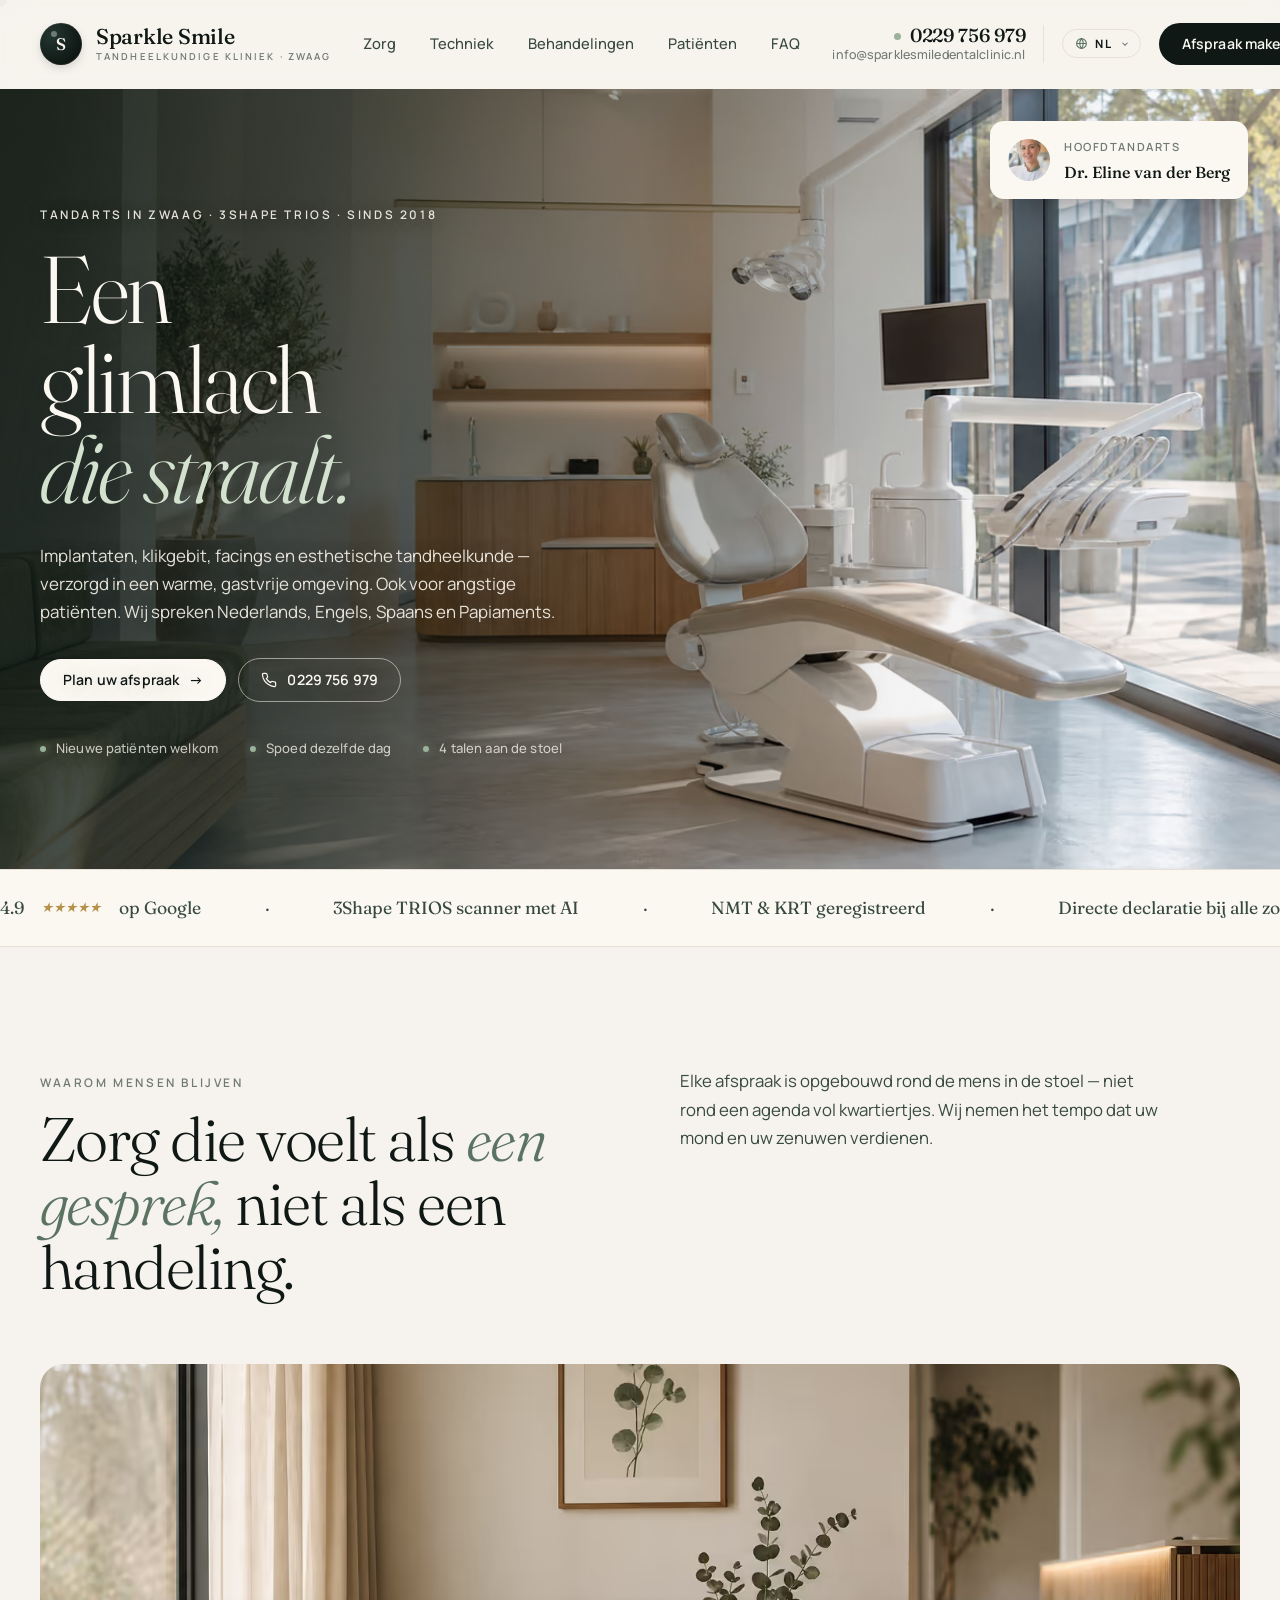
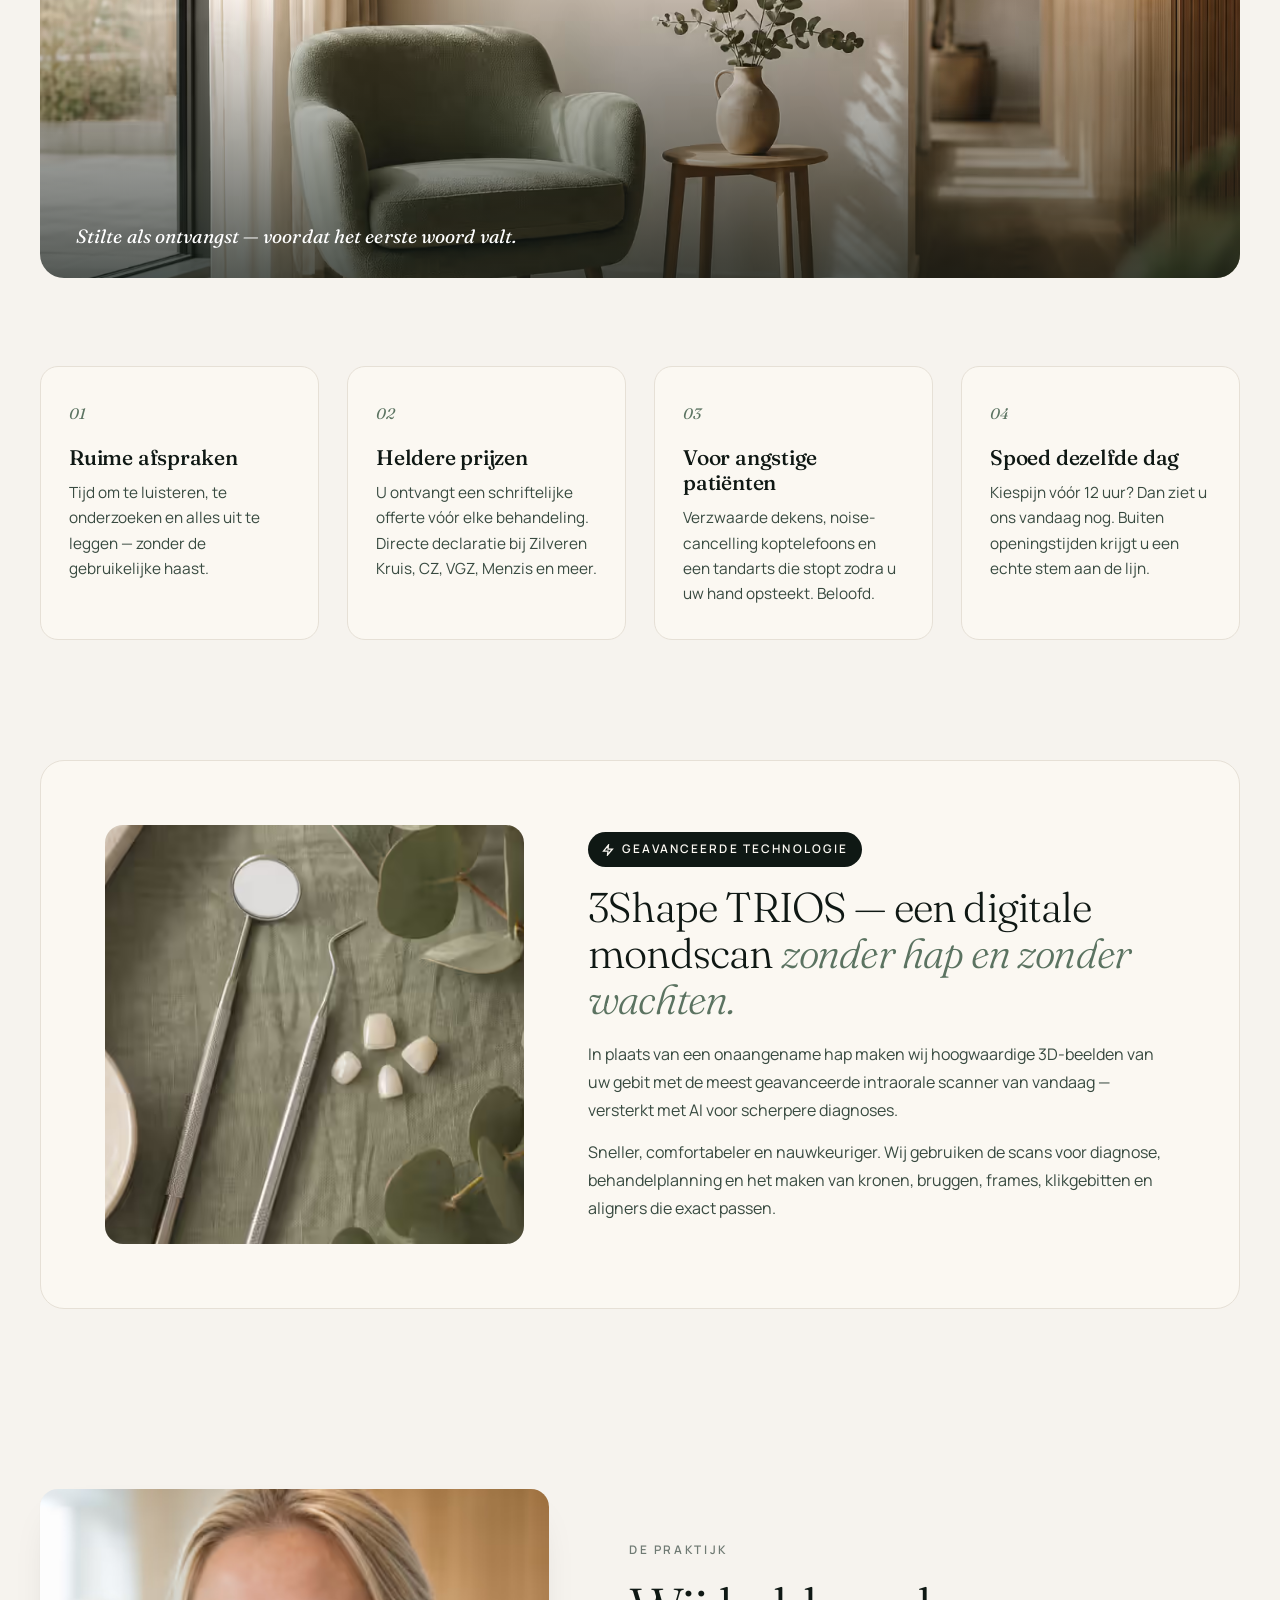
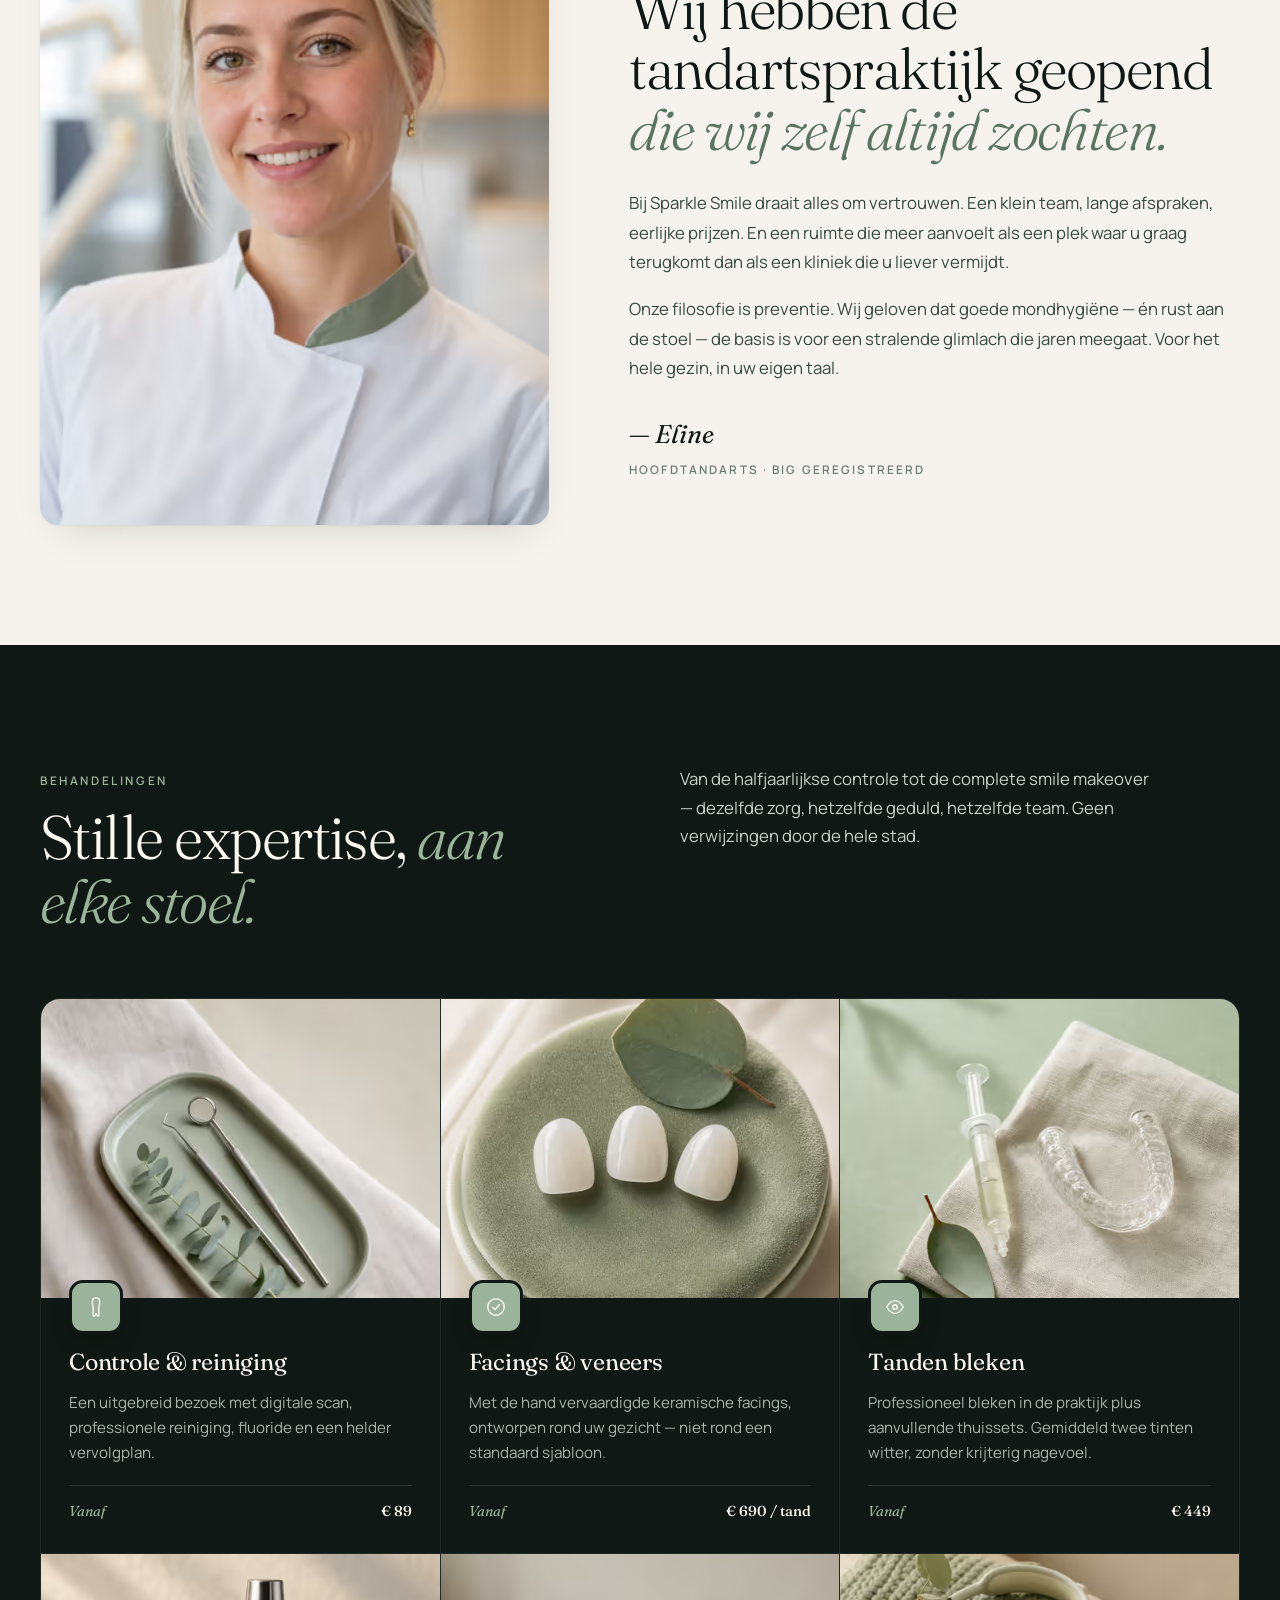
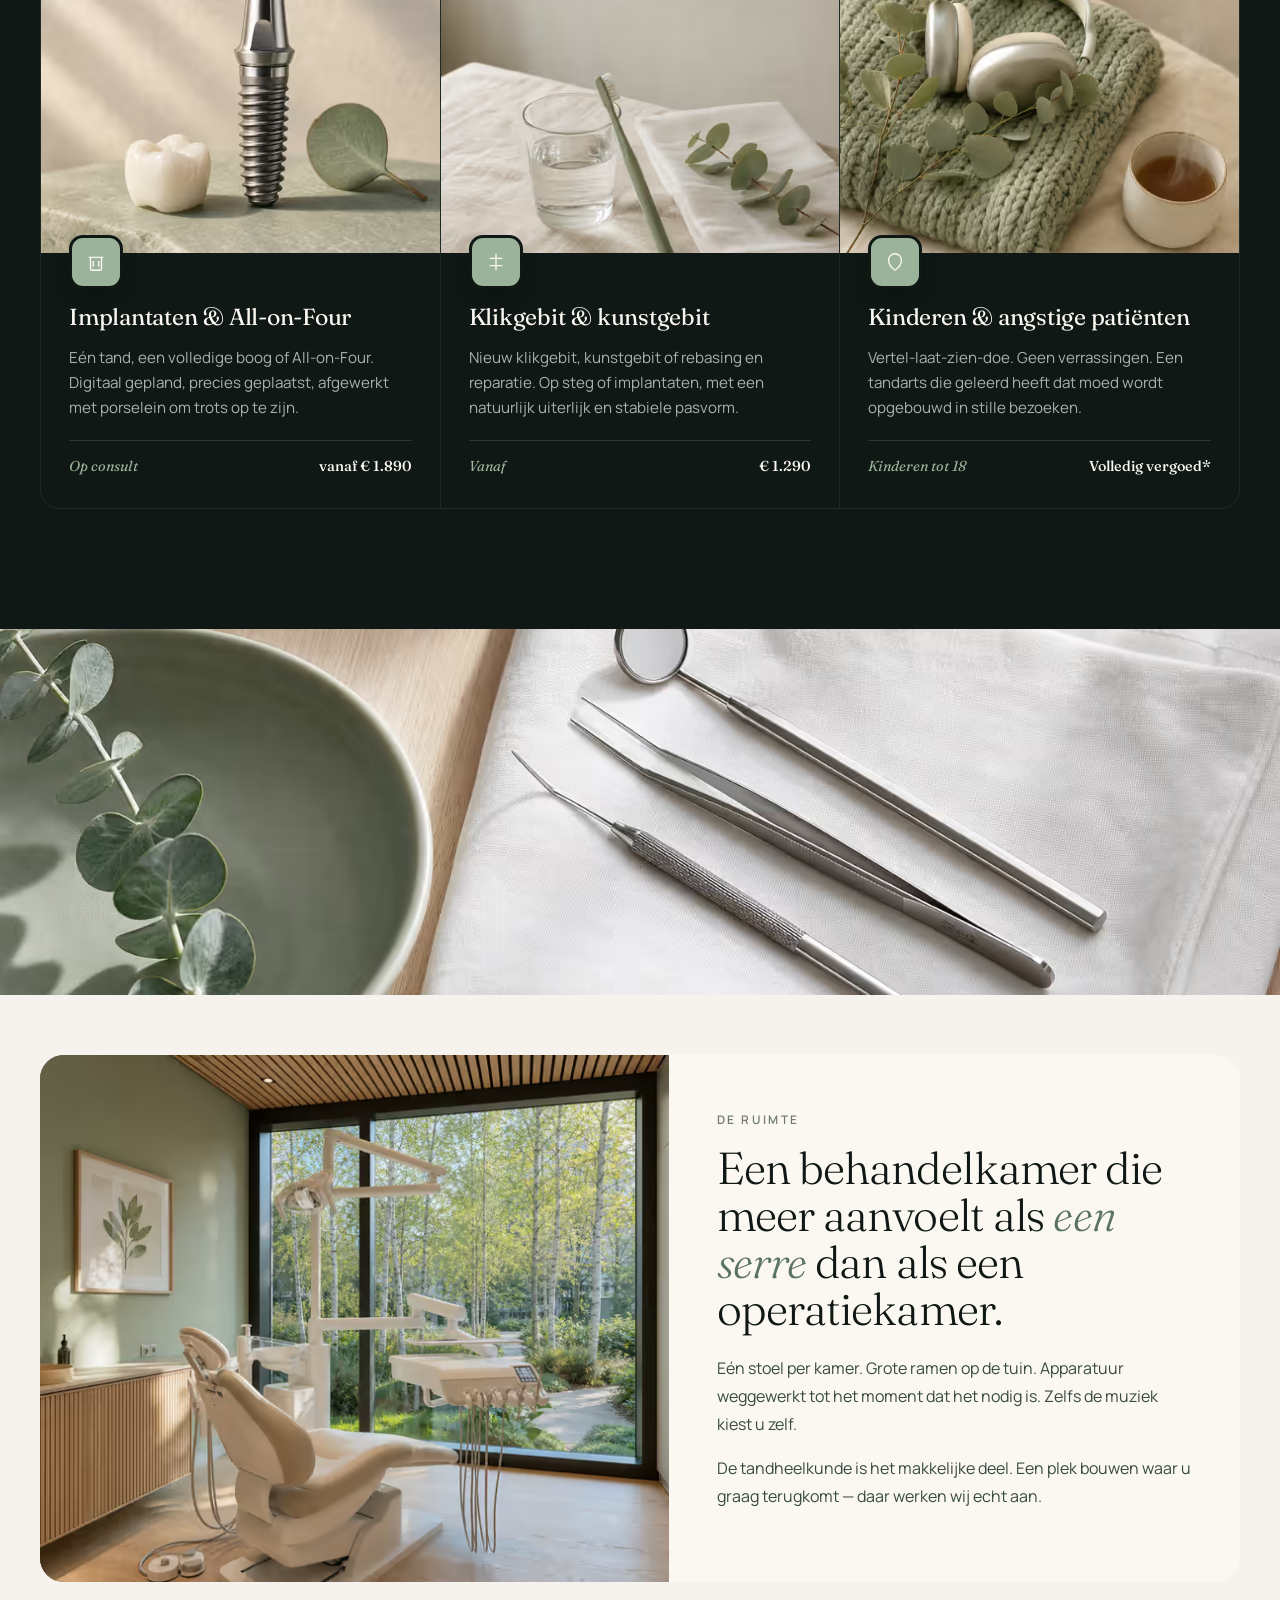
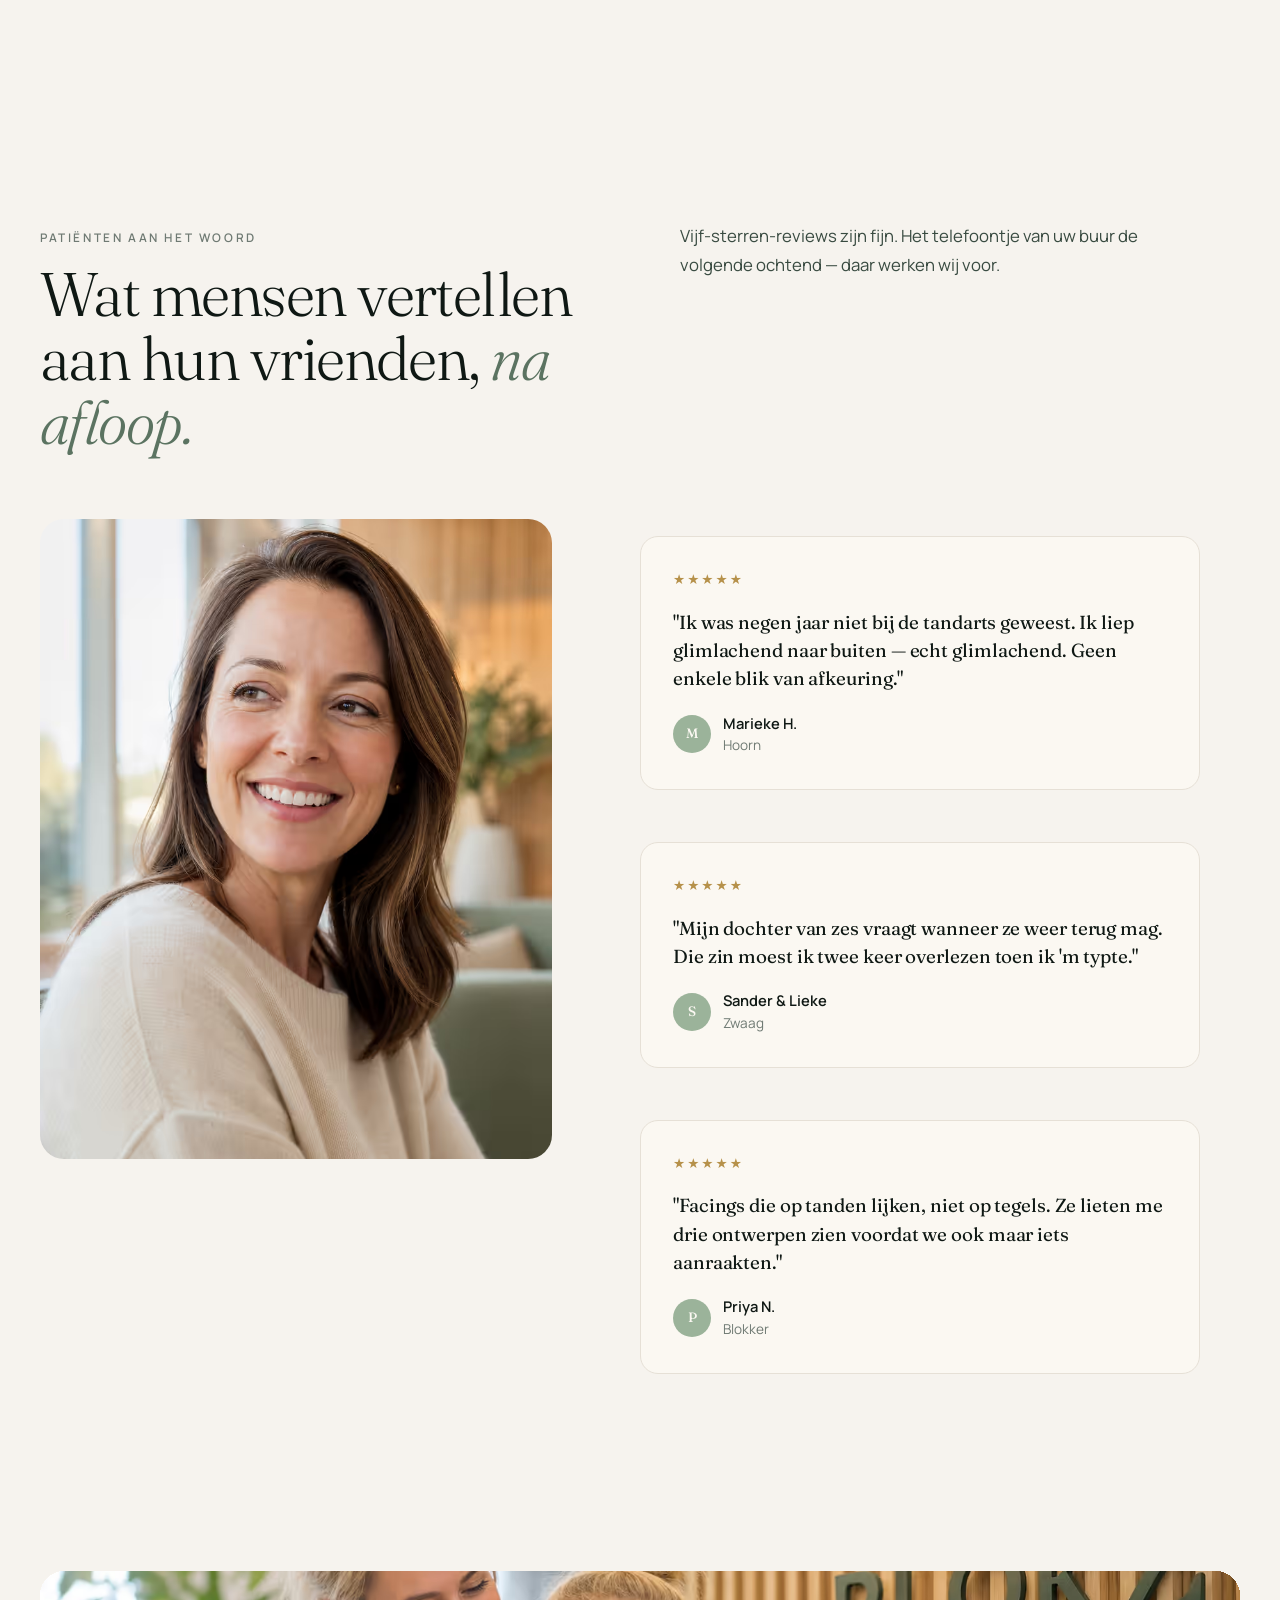
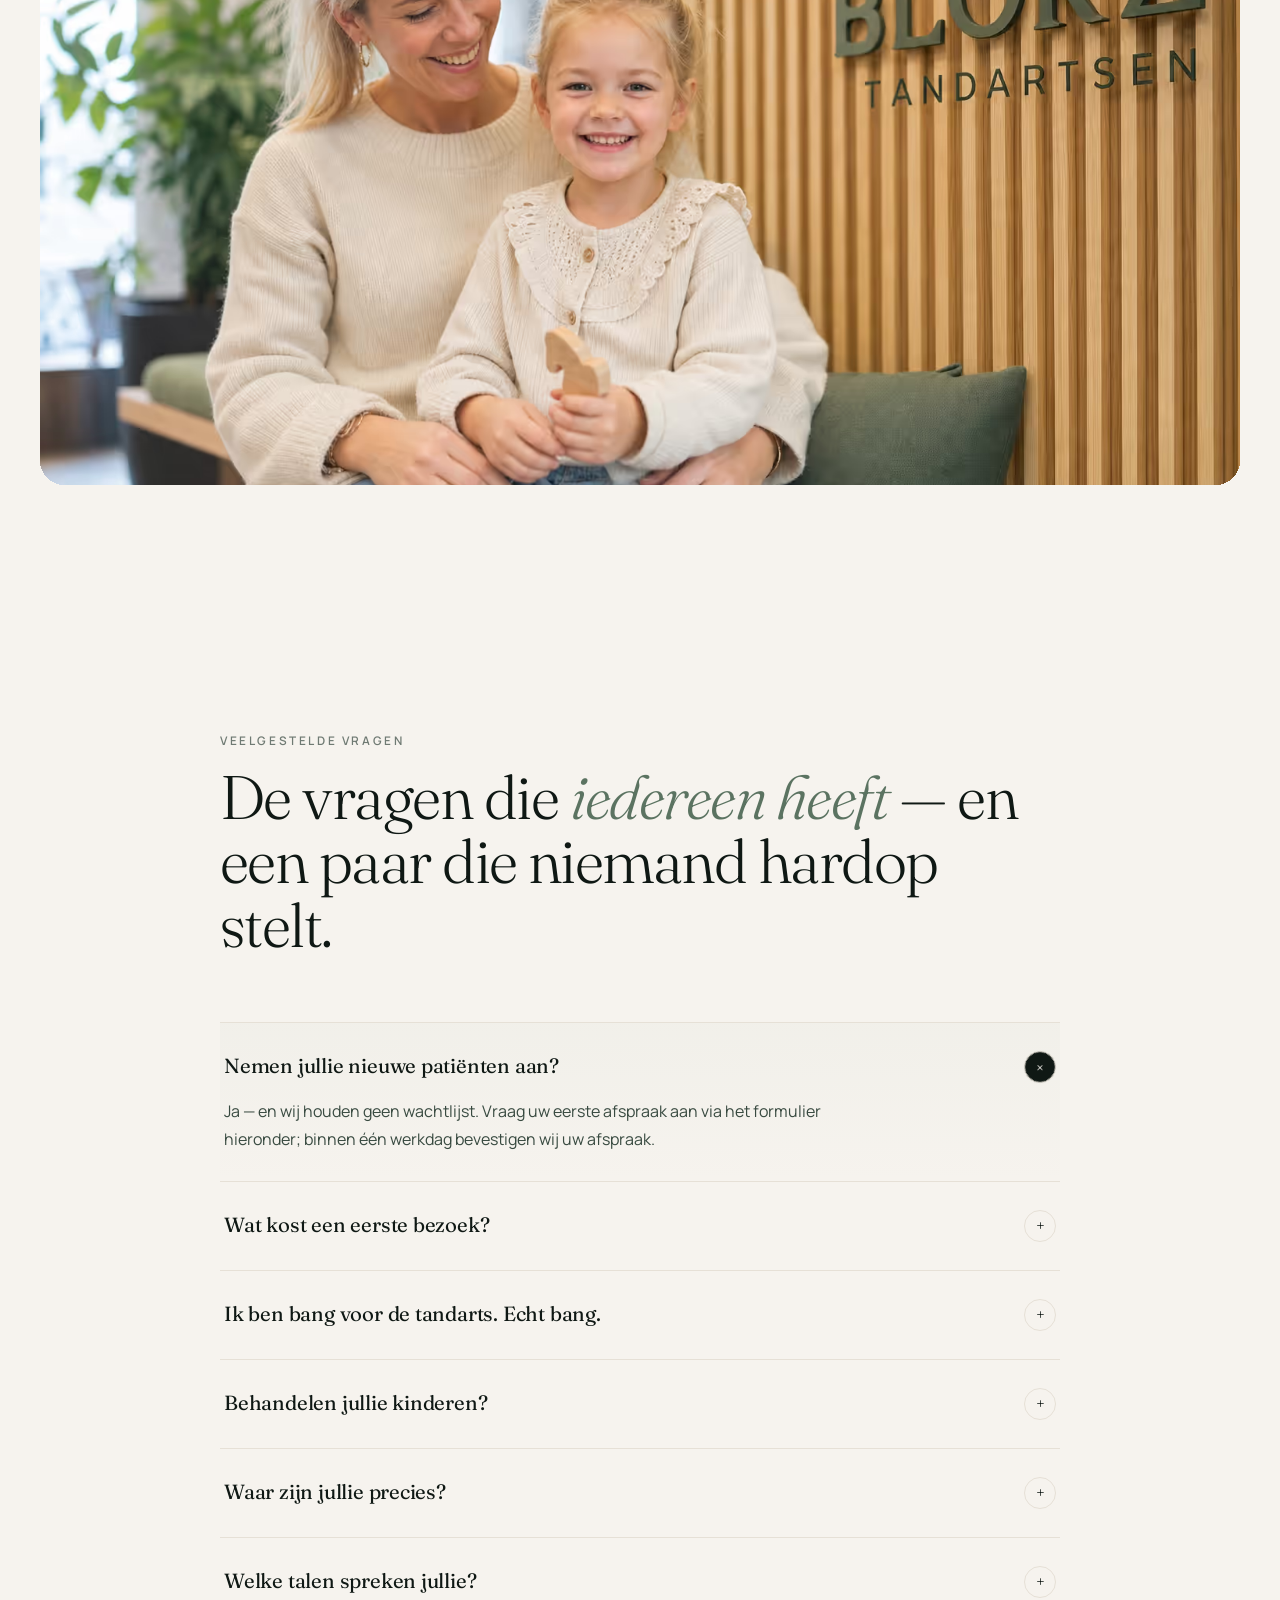
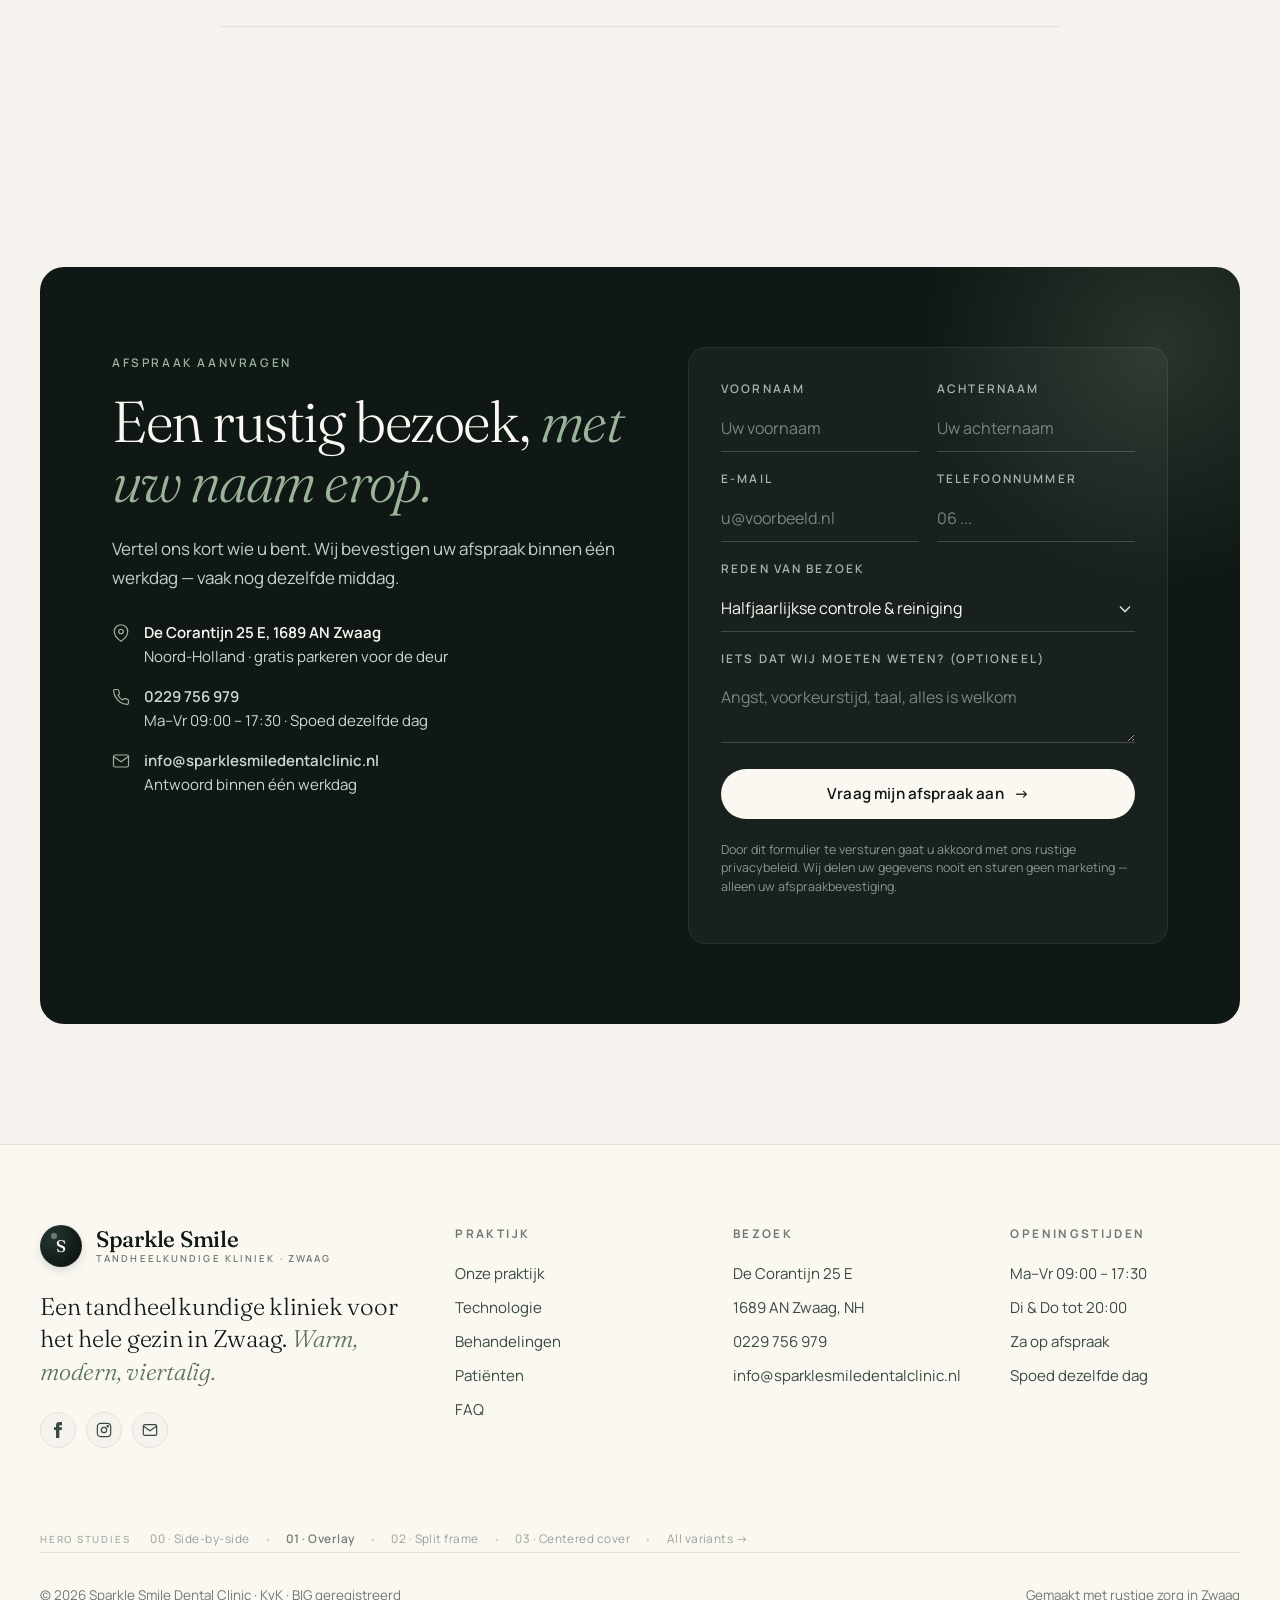
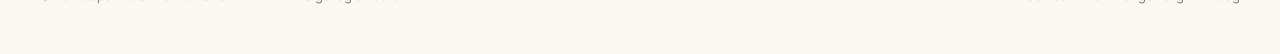
<file: public/index.html>
<!doctype html>
<html lang="nl">
<head>
<meta charset="utf-8" />
<meta name="viewport" content="width=device-width,initial-scale=1,viewport-fit=cover" />
<meta name="theme-color" content="#0f1814" />
<title>Sparkle Smile Dental Clinic — Tandarts in Zwaag</title>
<meta name="description" content="Tandarts in Zwaag voor implantaten, klikgebit, facings en esthetische tandheelkunde. Warme zorg, geavanceerde 3Shape TRIOS techniek, ook voor angstige patiënten." />
<link rel="preconnect" href="https://fonts.googleapis.com">
<link rel="preconnect" href="https://fonts.gstatic.com" crossorigin>
<link rel="dns-prefetch" href="https://fonts.googleapis.com">
<link href="https://fonts.googleapis.com/css2?family=Fraunces:opsz,wght@9..144,300;9..144,400;9..144,500;9..144,600&family=Manrope:wght@300;400;500;600;700&display=swap" rel="stylesheet">
<link rel="preload" as="image" href="img/hero-1400.avif" type="image/avif" imagesrcset="img/hero-800.avif 800w, img/hero-1400.avif 1400w" imagesizes="(max-width: 980px) 92vw, 540px" fetchpriority="high">
<style>
  :root{
    --bg:#f6f3ee;
    --ink:#0f1814;
    --ink-2:#384a40;
    --muted:#6f7a73;
    --line:#e6e0d6;
    --sage:#9bb39a;
    --sage-deep:#5b7361;
    --cream:#fbf8f2;
    --gold:#b6914a;
    --shadow: 0 1px 2px rgba(15,24,20,.04), 0 18px 40px -20px rgba(15,24,20,.18);
    --serif:'Fraunces', ui-serif, Georgia, serif;
    --sans:'Manrope', system-ui, -apple-system, sans-serif;
  }
  *{box-sizing:border-box}
  html,body{margin:0;padding:0;background:var(--bg);color:var(--ink);font-family:var(--sans);-webkit-font-smoothing:antialiased;text-rendering:optimizeLegibility}
  html{scroll-behavior:smooth}
  body{overflow-x:hidden;font-size:16px;line-height:1.6}
  @media(min-width:600px){body{font-size:17px}}
  img,picture{max-width:100%;display:block}
  picture{display:block;width:100%;height:100%}
  picture > img{width:100%;height:100%;object-fit:cover;display:block}
  a{color:inherit;text-decoration:none}
  button{font-family:inherit}
  ::selection{background:var(--ink);color:var(--cream)}

  .serif{font-family:var(--serif);font-weight:400;letter-spacing:-0.01em}
  .display{font-family:var(--serif);font-weight:300;letter-spacing:-0.035em;line-height:.92}
  .hero h1.display br + span,.hero h1.display br + em{display:inline-block}
  .eyebrow{font-family:var(--sans);font-size:.74rem;letter-spacing:.22em;text-transform:uppercase;color:var(--muted);font-weight:600}

  .container{max-width:1280px;margin:0 auto;padding:0 20px}
  @media(min-width:600px){.container{padding:0 28px}}
  @media(min-width:768px){.container{padding:0 40px}}

  /* NAV */
  .nav{position:sticky;top:0;left:0;right:0;z-index:50;backdrop-filter:saturate(160%) blur(14px);background:rgba(246,243,238,.78);border-bottom:1px solid transparent;transition:all .35s cubic-bezier(.2,.7,.2,1)}
  .nav.scrolled{background:rgba(246,243,238,.94);border-bottom-color:var(--line);box-shadow:0 8px 24px -18px rgba(15,24,20,.18)}
  .nav-inner{display:flex;align-items:center;justify-content:space-between;gap:18px;height:68px;transition:height .35s ease}
  @media(min-width:760px){.nav-inner{gap:32px;height:88px}}
  .nav.scrolled .nav-inner{height:60px}
  @media(min-width:760px){.nav.scrolled .nav-inner{height:72px}}
  .brand{display:flex;align-items:center;gap:11px;font-family:var(--serif);font-size:1.18rem;font-weight:500;letter-spacing:-.012em;line-height:1.1;transition:transform .3s;min-width:0;flex:none;white-space:nowrap}
  @media(min-width:760px){.brand{gap:14px;font-size:1.34rem}}
  .brand:hover{transform:translateY(-1px)}
  .brand-mark{width:36px;height:36px;border-radius:50%;background:radial-gradient(circle at 30% 30%,#243630,var(--ink) 70%);display:grid;place-items:center;color:var(--cream);font-family:var(--serif);font-size:.95rem;font-weight:500;flex:none;box-shadow:inset 0 0 0 1px rgba(255,255,255,.06),0 4px 14px -6px rgba(15,24,20,.4);position:relative}
  @media(min-width:760px){.brand-mark{width:42px;height:42px;font-size:1.05rem}}
  .brand-mark::after{content:"";position:absolute;top:7px;left:10px;width:5px;height:5px;border-radius:50%;background:rgba(255,255,255,.35);filter:blur(.5px)}
  @media(min-width:760px){.brand-mark::after{top:8px;left:11px;width:6px;height:6px}}
  .brand-text{min-width:0;overflow:hidden}
  .brand small{display:block;font-family:var(--sans);font-size:.56rem;letter-spacing:.18em;text-transform:uppercase;color:var(--muted);font-weight:600;margin-top:3px;white-space:nowrap;overflow:hidden;text-overflow:ellipsis}
  .brand-sub-full{display:none}
  @media(min-width:760px){.brand small{font-size:.6rem;letter-spacing:.22em}.brand-sub-full{display:inline}}

  .nav-links{display:none;gap:34px;font-size:.92rem;color:var(--ink-2);font-weight:500;white-space:nowrap;justify-content:center;flex:1}
  .nav-links a{position:relative;padding:6px 0}
  .nav-links a::after{content:"";position:absolute;left:0;right:0;bottom:0;height:1px;background:var(--ink);transform:scaleX(0);transform-origin:left;transition:transform .35s cubic-bezier(.2,.7,.2,1)}
  .nav-links a:hover{color:var(--ink)}
  .nav-links a:hover::after{transform:scaleX(1)}
  @media(min-width:1100px){.nav-links{display:flex}}

  /* HAMBURGER */
  .menu-btn{display:inline-flex;align-items:center;justify-content:center;width:44px;height:44px;background:transparent;border:1px solid var(--line);border-radius:50%;cursor:pointer;color:var(--ink);transition:all .25s;flex:none;-webkit-tap-highlight-color:transparent}
  .menu-btn:hover,.menu-btn:focus-visible{border-color:var(--ink);background:var(--cream)}
  .menu-btn .bars{position:relative;width:18px;height:12px}
  .menu-btn .bars span{position:absolute;left:0;right:0;height:1.5px;background:var(--ink);border-radius:1px;transition:transform .35s cubic-bezier(.6,.05,.3,1.2),opacity .2s,top .35s cubic-bezier(.6,.05,.3,1.2),width .35s}
  .menu-btn .bars span:nth-child(1){top:0}
  .menu-btn .bars span:nth-child(2){top:5px;width:13px;left:auto;right:0}
  .menu-btn .bars span:nth-child(3){top:10px}
  body.menu-open .menu-btn .bars span:nth-child(1){top:5px;transform:rotate(45deg)}
  body.menu-open .menu-btn .bars span:nth-child(2){opacity:0;transform:translateX(8px)}
  body.menu-open .menu-btn .bars span:nth-child(3){top:5px;transform:rotate(-45deg);width:18px}
  @media(min-width:1100px){.menu-btn{display:none}}

  /* DRAWER */
  .drawer{position:fixed;inset:0;z-index:90;pointer-events:none;visibility:hidden}
  .drawer-veil{position:absolute;inset:0;background:rgba(15,24,20,.4);opacity:0;transition:opacity .4s;backdrop-filter:blur(4px);-webkit-backdrop-filter:blur(4px)}
  .drawer-panel{position:absolute;top:0;right:0;height:100dvh;width:min(420px,100vw);background:var(--bg);display:flex;flex-direction:column;transform:translateX(100%);transition:transform .5s cubic-bezier(.7,0,.2,1);box-shadow:-30px 0 60px -20px rgba(15,24,20,.25);overflow-y:auto;overscroll-behavior:contain}
  body.menu-open .drawer{pointer-events:auto;visibility:visible}
  body.menu-open .drawer-veil{opacity:1}
  body.menu-open .drawer-panel{transform:translateX(0)}
  body.menu-open{overflow:hidden}
  .drawer-head{display:flex;align-items:center;justify-content:space-between;padding:22px 24px 0;flex:none}
  .drawer-head .brand{font-size:1.18rem}
  .drawer-close{width:44px;height:44px;border:1px solid var(--line);border-radius:50%;background:transparent;color:var(--ink);cursor:pointer;display:grid;place-items:center;transition:all .2s}
  .drawer-close:hover{border-color:var(--ink);background:var(--cream)}
  .drawer-nav{padding:36px 24px 24px;display:flex;flex-direction:column;gap:6px;flex:1}
  .drawer-nav a{display:flex;align-items:baseline;gap:14px;font-family:var(--serif);font-size:2.2rem;font-weight:400;color:var(--ink);line-height:1.05;padding:14px 0;border-bottom:1px solid rgba(15,24,20,.06);transition:color .25s,padding-left .35s cubic-bezier(.2,.7,.2,1);transform:translateX(20px);opacity:0;animation:drawerItem .5s cubic-bezier(.2,.7,.2,1) forwards}
  .drawer-nav a:hover{color:var(--sage-deep);padding-left:8px}
  .drawer-nav a .num{font-family:var(--sans);font-size:.66rem;font-weight:600;letter-spacing:.16em;color:var(--muted);text-transform:uppercase;flex:none;width:24px}
  .drawer-nav a:nth-child(1){animation-delay:.18s}
  .drawer-nav a:nth-child(2){animation-delay:.24s}
  .drawer-nav a:nth-child(3){animation-delay:.3s}
  .drawer-nav a:nth-child(4){animation-delay:.36s}
  .drawer-nav a:nth-child(5){animation-delay:.42s}
  body:not(.menu-open) .drawer-nav a{animation:none;opacity:0;transform:translateX(20px)}
  @keyframes drawerItem{to{opacity:1;transform:translateX(0)}}
  .drawer-foot{padding:24px;border-top:1px solid var(--line);display:flex;flex-direction:column;gap:14px;flex:none;background:var(--cream)}
  .drawer-foot a{display:flex;align-items:center;gap:12px;color:var(--ink);font-size:.95rem}
  .drawer-foot a svg{color:var(--sage-deep);flex:none}
  .drawer-foot .small{font-size:.78rem;color:var(--muted);margin-top:4px;line-height:1.5}
  .drawer-cta{margin-top:8px;background:var(--ink);color:var(--cream)!important;padding:14px 20px;border-radius:999px;font-weight:600;font-size:.92rem;text-align:center;letter-spacing:.01em;display:flex;align-items:center;justify-content:center;gap:10px}
  .drawer-cta .arr{transition:transform .3s}
  .drawer-cta:hover .arr{transform:translateX(4px)}

  /* RIGHT CLUSTER */
  .nav-right{display:flex;align-items:center;gap:10px}
  @media(min-width:760px){.nav-right{gap:18px}}
  /* hide booking CTA below desktop, FAB + drawer handle it */
  .nav-right > .btn{display:none}
  @media(min-width:1100px){.nav-right > .btn{display:inline-flex}}
  .nav-contact{display:none;flex-direction:column;align-items:flex-end;gap:1px;line-height:1.15;text-align:right;padding-right:18px;border-right:1px solid var(--line);transition:opacity .3s}
  .nav.scrolled .nav-contact{opacity:.85}
  .nav-contact a{transition:color .25s}
  .nav-contact a:hover{color:var(--sage-deep)}
  .nav-contact-phone{font-family:var(--serif);font-size:1.18rem;font-weight:500;color:var(--ink);letter-spacing:-.005em;display:inline-flex;align-items:center;gap:9px}
  .nav-contact-phone .pulse{width:7px;height:7px;border-radius:50%;background:var(--sage);box-shadow:0 0 0 0 rgba(155,179,154,.7);animation:dot-pulse 2.4s ease-in-out infinite}
  @keyframes dot-pulse{0%,100%{box-shadow:0 0 0 0 rgba(155,179,154,.6)}50%{box-shadow:0 0 0 6px rgba(155,179,154,0)}}
  .nav-contact-mail{font-size:.78rem;color:var(--muted);letter-spacing:.01em;font-weight:500}
  @media(min-width:880px){.nav-contact{display:flex}}

  /* LANG DROPDOWN */
  .lang{position:relative;font-family:var(--sans)}
  .lang-trigger{display:inline-flex;align-items:center;gap:7px;background:transparent;border:1px solid var(--line);color:var(--ink);padding:7px 10px 7px 12px;border-radius:999px;font-size:.72rem;font-weight:700;letter-spacing:.14em;text-transform:uppercase;cursor:pointer;transition:all .25s;line-height:1}
  .lang-trigger:hover{border-color:var(--ink)}
  .lang-trigger .globe{color:var(--sage-deep)}
  .lang-trigger .chev{transition:transform .25s;opacity:.6}
  .lang.open .lang-trigger{border-color:var(--ink);background:var(--cream)}
  .lang.open .lang-trigger .chev{transform:rotate(180deg)}
  .lang-menu{position:absolute;top:calc(100% + 8px);right:0;min-width:180px;background:var(--cream);border:1px solid var(--line);border-radius:14px;padding:6px;box-shadow:0 18px 40px -18px rgba(15,24,20,.22),0 1px 2px rgba(15,24,20,.04);opacity:0;transform:translateY(-6px) scale(.98);transform-origin:top right;pointer-events:none;transition:opacity .22s,transform .22s cubic-bezier(.2,.7,.2,1);z-index:60}
  .lang.open .lang-menu{opacity:1;transform:none;pointer-events:auto}
  .lang-menu button{display:flex;width:100%;align-items:center;gap:12px;background:transparent;border:none;padding:10px 12px;border-radius:10px;font-family:var(--sans);font-size:.86rem;font-weight:500;color:var(--ink-2);cursor:pointer;text-align:left;letter-spacing:.005em;transition:background .2s,color .2s}
  .lang-menu button:hover{background:rgba(155,179,154,.16);color:var(--ink)}
  .lang-menu button .flag{font-size:.6rem;line-height:1;font-weight:700;letter-spacing:.06em;color:var(--muted);background:var(--bg);border:1px solid var(--line);padding:3px 5px;border-radius:4px;min-width:24px;text-align:center}
  .lang-menu button .name{flex:1}
  .lang-menu button .check{opacity:0;color:var(--sage-deep);transition:opacity .2s}
  .lang-menu button.active{color:var(--ink);font-weight:600}
  .lang-menu button.active .check{opacity:1}
  .btn{display:inline-flex;align-items:center;gap:10px;padding:13px 22px;border-radius:999px;font-size:.88rem;font-weight:600;letter-spacing:.01em;transition:transform .25s,background .25s,color .25s,box-shadow .25s;border:1px solid transparent;cursor:pointer;line-height:1;font-family:var(--sans);white-space:nowrap}
  .btn-primary{background:var(--ink);color:var(--cream)}
  .btn-primary:hover{transform:translateY(-1px);box-shadow:var(--shadow)}
  .btn-ghost{background:transparent;color:var(--ink);border-color:var(--ink)}
  .btn-ghost:hover{background:var(--ink);color:var(--cream)}
  .btn .arr{transition:transform .3s}
  .btn:hover .arr{transform:translateX(4px)}

  /* HERO — overlay layout (text on top of image, magazine-cover style) */
  .hero{position:relative;padding:0;overflow:hidden;background:var(--ink)}
  .hero-stage{position:relative;width:100%;height:min(92vh,820px);min-height:560px;overflow:hidden;border-radius:0}
  @media(min-width:980px){.hero-stage{height:min(88vh,780px);min-height:620px;border-radius:0}}
  .hero-stage>picture,.hero-stage>img{position:absolute;inset:0;width:100%;height:100%;object-fit:cover;object-position:center 35%;display:block;transform:scale(1.06);transition:transform 12s cubic-bezier(.2,.7,.2,1)}
  .hero-stage>picture img{position:absolute;inset:0;width:100%;height:100%;object-fit:cover;object-position:center 35%;display:block;transform:scale(1.06);transition:transform 12s cubic-bezier(.2,.7,.2,1)}
  .hero-stage.in>picture img,.hero-stage.in>img{transform:scale(1)}
  .hero-stage::before{content:"";position:absolute;inset:0;background:linear-gradient(180deg,rgba(15,26,21,.55) 0%,rgba(15,26,21,.18) 22%,rgba(15,26,21,.1) 38%,rgba(15,26,21,.55) 62%,rgba(15,26,21,.92) 100%);pointer-events:none;z-index:1}
  @media(min-width:980px){.hero-stage::before{background:linear-gradient(100deg,rgba(15,26,21,.88) 0%,rgba(15,26,21,.7) 24%,rgba(15,26,21,.35) 48%,rgba(15,26,21,.05) 70%,rgba(15,26,21,0) 88%)}}
  .hero-overlay{position:absolute;inset:0;z-index:2;display:flex;flex-direction:column;justify-content:flex-end;padding:0}
  .hero-overlay .container{width:100%;padding-bottom:44px;padding-top:160px}
  @media(min-width:980px){.hero-overlay{justify-content:center}.hero-overlay .container{padding-bottom:0;padding-top:0}}
  .hero-text{max-width:640px;color:var(--cream);text-shadow:0 2px 24px rgba(0,0,0,.25)}
  .hero-text .eyebrow{color:rgba(245,241,232,.92);text-shadow:0 1px 16px rgba(0,0,0,.4)}
  .hero h1{font-size:clamp(2.8rem,10vw,6.2rem);margin:18px 0 0;color:var(--cream);line-height:.95;letter-spacing:-.025em;font-weight:300}
  @media(min-width:980px){.hero h1{font-size:clamp(4rem,7.4vw,6.8rem)}}
  .hero h1 em{font-style:italic;color:#d3e2cf;font-weight:300}
  .hero-lede{margin-top:22px;max-width:520px;font-size:1rem;line-height:1.6;color:rgba(245,241,232,.92)}
  @media(min-width:600px){.hero-lede{font-size:1.06rem;line-height:1.65;margin-top:28px}}
  .hero-cta{margin-top:26px;display:flex;flex-wrap:wrap;gap:12px;align-items:center}
  .hero-cta .btn{flex:1 1 auto;min-width:0;justify-content:center}
  .hero-cta .btn-primary{background:var(--cream);color:var(--ink);border-color:var(--cream)}
  .hero-cta .btn-primary:hover{background:#fff;border-color:#fff}
  .hero-cta .btn-ghost{background:transparent;color:var(--cream);border-color:rgba(245,241,232,.55)}
  .hero-cta .btn-ghost:hover{background:var(--cream);color:var(--ink);border-color:var(--cream)}
  @media(min-width:600px){.hero-cta{margin-top:32px}.hero-cta .btn{flex:0 0 auto;justify-content:flex-start}}
  .hero-meta{margin-top:28px;display:flex;flex-wrap:wrap;gap:14px 24px;align-items:center;font-size:.78rem;color:rgba(245,241,232,.78);font-weight:500;letter-spacing:.01em}
  @media(min-width:600px){.hero-meta{margin-top:36px;gap:32px;font-size:.82rem}}
  .hero-meta .dot{width:6px;height:6px;border-radius:50%;background:var(--sage);display:inline-block;margin-right:10px;vertical-align:middle;box-shadow:0 0 10px rgba(155,179,154,.6)}
  /* floating cream badge — top-right corner */
  .hero-badge{position:absolute;z-index:3;top:18px;right:14px;bottom:auto;background:var(--cream);padding:9px 13px;border-radius:11px;display:flex;align-items:center;gap:10px;font-size:.78rem;box-shadow:0 18px 40px -12px rgba(0,0,0,.45);max-width:calc(100vw - 28px)}
  @media(min-width:980px){.hero-badge{top:32px;right:32px;bottom:auto;padding:14px 18px;border-radius:14px;gap:14px;font-size:.88rem;max-width:280px}}
  .hero-badge .av{width:32px;height:32px;border-radius:50%;background:var(--sage);overflow:hidden;flex:none}
  @media(min-width:600px){.hero-badge .av{width:42px;height:42px}}
  .hero-badge .av img{width:100%;height:100%;object-fit:cover}
  .hero-badge .label{color:var(--muted);font-size:.62rem;letter-spacing:.14em;text-transform:uppercase;font-weight:600}
  @media(min-width:600px){.hero-badge .label{font-size:.7rem}}
  .hero-badge strong{display:block;font-family:var(--serif);font-weight:500;font-size:.88rem;margin-top:1px;color:var(--ink);white-space:nowrap}
  @media(min-width:600px){.hero-badge strong{font-size:1rem;margin-top:2px}}
  .hero-badge .full{display:none}
  @media(min-width:600px){.hero-badge .full{display:inline}.hero-badge .short{display:none}}

  /* TRUST STRIP */
  .strip{padding:24px 0;border-top:1px solid var(--line);border-bottom:1px solid var(--line);background:var(--cream);overflow:hidden}
  .strip-track{display:flex;gap:64px;align-items:center;white-space:nowrap;animation:scroll 38s linear infinite;font-family:var(--serif);font-size:1.1rem;color:var(--ink-2)}
  .strip-track span{display:inline-flex;align-items:center;gap:18px}
  .strip-track .star{color:var(--gold);font-size:.85rem}
  @keyframes scroll{from{transform:translateX(0)}to{transform:translateX(-50%)}}

  /* SECTIONS */
  section{padding:80px 0}
  @media(min-width:760px){section{padding:120px 0}}
  .section-head{display:grid;grid-template-columns:1fr;gap:20px;margin-bottom:44px}
  @media(min-width:760px){.section-head{margin-bottom:64px}}
  @media(min-width:900px){.section-head{grid-template-columns:1fr 1fr;gap:80px}}
  .section-head h2{font-size:clamp(2.2rem,4.8vw,4rem);margin:14px 0 0;font-family:var(--serif);font-weight:300;letter-spacing:-.025em;line-height:1.04}
  .section-head h2 em{font-style:italic;color:var(--sage-deep)}
  .section-head p{margin:0;color:var(--ink-2);font-size:1.05rem;line-height:1.7;max-width:48ch}

  .reveal{opacity:0;transform:translateY(28px);transition:opacity .9s cubic-bezier(.2,.7,.2,1),transform .9s cubic-bezier(.2,.7,.2,1)}
  .reveal.in{opacity:1;transform:none}
  .reveal.d1{transition-delay:.1s}.reveal.d2{transition-delay:.2s}.reveal.d3{transition-delay:.3s}.reveal.d4{transition-delay:.4s}

  /* PROMISES */
  .promises{display:grid;grid-template-columns:1fr;gap:28px}
  @media(min-width:760px){.promises{grid-template-columns:repeat(2,1fr)}}
  @media(min-width:1080px){.promises{grid-template-columns:repeat(4,1fr)}}
  .promise{padding:32px 28px;background:var(--cream);border-radius:18px;border:1px solid var(--line);transition:transform .4s,box-shadow .4s}
  .promise:hover{transform:translateY(-4px);box-shadow:var(--shadow)}
  .promise .num{font-family:var(--serif);font-style:italic;font-size:.95rem;color:var(--sage-deep)}
  .promise h3{font-family:var(--serif);font-weight:500;font-size:1.32rem;margin:18px 0 10px;letter-spacing:-.01em;line-height:1.2}
  .promise p{margin:0;color:var(--ink-2);line-height:1.65;font-size:.96rem}

  /* TREATMENTS */
  .treat-bg{background:var(--ink);color:var(--cream)}
  .treat-bg .section-head h2{color:var(--cream)}
  .treat-bg .section-head h2 em{color:var(--sage)}
  .treat-bg .section-head p{color:#c8cfca}
  .treat-bg .eyebrow{color:var(--sage)}
  .treatments{display:grid;grid-template-columns:1fr;gap:1px;background:#1f2a25;border-radius:20px;overflow:hidden;border:1px solid #1f2a25}
  @media(min-width:680px){.treatments{grid-template-columns:1fr 1fr}}
  @media(min-width:1080px){.treatments{grid-template-columns:1fr 1fr 1fr}}
  .treat{background:var(--ink);display:flex;flex-direction:column;min-height:280px;transition:background .5s;cursor:pointer;position:relative;overflow:hidden}
  .treat-img{aspect-ratio:4/3;width:100%;overflow:hidden;background:#1a2520;position:relative}
  .treat-img picture,.treat-img img{width:100%;height:100%;object-fit:cover;display:block;transition:transform 1.2s cubic-bezier(.22,1,.36,1)}
  /* Treatment imagery is natively sage-toned, no filter needed */
  .treat:hover .treat-img img{transform:scale(1.035)}
  .treat-body{padding:28px 28px 30px;display:flex;flex-direction:column;gap:14px;position:relative}
  .treat .num{display:none}
  .treat .ic{margin-top:-46px;border:3px solid var(--ink);background:var(--sage);color:var(--cream);width:54px;height:54px;border-radius:14px;display:grid;place-items:center;align-self:flex-start;position:relative;z-index:2;box-shadow:0 8px 22px -10px rgba(0,0,0,.5)}
  .treat:hover{background:#162119}
  .treat h3{font-family:var(--serif);font-weight:400;font-size:1.45rem;margin:0;letter-spacing:-.01em;line-height:1.2}
  .treat p{margin:0;color:#a7b3ad;font-size:.95rem;line-height:1.65;flex:1}
  .treat .price{font-family:var(--serif);font-style:italic;color:var(--sage);font-size:.9rem;border-top:1px solid #2a3631;padding-top:14px;margin-top:6px;display:flex;justify-content:space-between;align-items:baseline}
  .treat .price b{font-style:normal;color:var(--cream);font-weight:500}

  /* TECH HIGHLIGHT */
  .tech-card{display:grid;grid-template-columns:1fr;gap:36px;align-items:center;background:var(--cream);border-radius:24px;padding:48px;border:1px solid var(--line)}
  @media(min-width:880px){.tech-card{grid-template-columns:1fr 1.4fr;padding:64px;gap:64px}}
  .tech-card .badge{display:inline-flex;align-items:center;gap:8px;background:var(--ink);color:var(--cream);padding:8px 14px;border-radius:999px;font-size:.74rem;letter-spacing:.18em;text-transform:uppercase;font-weight:600;margin-bottom:18px}
  .tech-card h3{font-family:var(--serif);font-weight:300;font-size:clamp(1.8rem,3.4vw,2.6rem);line-height:1.1;letter-spacing:-.02em;margin:0 0 18px}
  .tech-card h3 em{font-style:italic;color:var(--sage-deep)}
  .tech-card p{color:var(--ink-2);line-height:1.75;font-size:1rem;margin:0 0 14px}
  .tech-img{aspect-ratio:1/1;border-radius:18px;overflow:hidden;background:var(--bg)}
  .tech-img img{width:100%;height:100%;object-fit:cover}

  /* STORY */
  .story{display:grid;grid-template-columns:1fr;gap:48px;align-items:center}
  @media(min-width:980px){.story{grid-template-columns:1fr 1.2fr;gap:80px}}
  .story-img{position:relative;aspect-ratio:4/5;border-radius:18px;overflow:hidden;box-shadow:var(--shadow)}
  .story-img img{width:100%;height:100%;object-fit:cover}
  .story h2{font-size:clamp(2rem,4.5vw,3.6rem);font-family:var(--serif);font-weight:300;line-height:1.05;margin:18px 0 28px;letter-spacing:-.025em}
  .story h2 em{font-style:italic;color:var(--sage-deep)}
  .story p{color:var(--ink-2);font-size:1.05rem;line-height:1.75;margin:0 0 18px}
  .signature{margin-top:32px;font-family:var(--serif);font-style:italic;font-size:1.6rem;color:var(--ink)}
  .signature small{display:block;font-family:var(--sans);font-style:normal;font-size:.74rem;letter-spacing:.18em;text-transform:uppercase;color:var(--muted);margin-top:6px;font-weight:600}

  /* SPLIT EDITORIAL */
  .split{background:var(--cream);border-radius:24px;overflow:hidden;display:grid;grid-template-columns:1fr;align-items:stretch}
  @media(min-width:900px){.split{grid-template-columns:1.1fr 1fr}}
  .split-img{position:relative;min-height:420px}
  .split-img img{position:absolute;inset:0;width:100%;height:100%;object-fit:cover}
  .split-body{padding:56px 48px;display:flex;flex-direction:column;justify-content:center}
  .split-body h3{font-family:var(--serif);font-weight:300;font-size:clamp(1.8rem,3.6vw,2.8rem);line-height:1.05;margin:14px 0 22px;letter-spacing:-.02em}
  .split-body h3 em{font-style:italic;color:var(--sage-deep)}
  .split-body p{color:var(--ink-2);line-height:1.75;font-size:1rem;margin:0 0 16px}

  /* TESTIMONIALS */
  .quotes{display:grid;grid-template-columns:1fr;gap:28px}
  @media(min-width:820px){.quotes{grid-template-columns:repeat(3,1fr)}}
  .quote{padding:32px;background:var(--cream);border-radius:18px;border:1px solid var(--line);display:flex;flex-direction:column;gap:18px}
  .quote .stars{color:var(--gold);font-size:.85rem;letter-spacing:2px}
  .quote blockquote{margin:0;font-family:var(--serif);font-weight:400;font-size:1.18rem;line-height:1.5;letter-spacing:-.005em;color:var(--ink)}
  .quote .who{display:flex;align-items:center;gap:12px;margin-top:auto;color:var(--muted);font-size:.85rem}
  .quote .who .av{width:38px;height:38px;border-radius:50%;background:var(--sage);display:grid;place-items:center;color:var(--cream);font-family:var(--serif);font-weight:500}
  .quote .who b{display:block;color:var(--ink);font-weight:600;font-family:var(--sans);font-size:.92rem}

  /* FAQ */
  .faq-list{border-top:1px solid var(--line)}
  details{border-bottom:1px solid var(--line);padding:28px 4px;transition:background .25s}
  details[open]{background:linear-gradient(to bottom, rgba(155,179,154,.05), transparent)}
  summary{list-style:none;cursor:pointer;display:flex;justify-content:space-between;align-items:center;gap:24px;font-family:var(--serif);font-size:1.28rem;font-weight:400;color:var(--ink);letter-spacing:-.01em;line-height:1.3}
  summary::-webkit-details-marker{display:none}
  summary .plus{width:32px;height:32px;border-radius:50%;border:1px solid var(--line);display:grid;place-items:center;flex:none;transition:transform .3s,background .3s,color .3s;font-size:1rem}
  details[open] summary .plus{transform:rotate(45deg);background:var(--ink);color:var(--cream)}
  details p{margin:14px 0 0;color:var(--ink-2);line-height:1.75;max-width:64ch;font-size:1rem}

  /* BOOKING */
  .booking{background:var(--ink);color:var(--cream);border-radius:24px;padding:36px 22px;display:grid;grid-template-columns:1fr;gap:36px;position:relative;overflow:hidden;min-width:0;max-width:100%}
  @media(min-width:600px){.booking{padding:48px 36px}}
  @media(min-width:980px){.booking{grid-template-columns:1.1fr 1fr;padding:80px 72px;gap:48px}}
  .booking::before{content:"";position:absolute;right:-160px;top:-160px;width:480px;height:480px;border-radius:50%;background:radial-gradient(circle,rgba(155,179,154,.18),transparent 70%);pointer-events:none}
  .booking h2{font-family:var(--serif);font-weight:300;font-size:clamp(1.9rem,7vw,3.6rem);margin:18px 0 22px;letter-spacing:-.025em;line-height:1.05;overflow-wrap:break-word}
  .booking h2 em{font-style:italic;color:var(--sage)}
  .booking p{color:#c8cfca;line-height:1.7;margin:0 0 14px}
  .booking .info{margin-top:28px;display:grid;gap:16px;font-size:.94rem;color:#cfd6d1;min-width:0;max-width:100%}
  .booking .info .row{display:flex;gap:14px;align-items:flex-start;min-width:0}
  .booking .info .row > div{min-width:0;overflow-wrap:anywhere}
  .booking .info svg{flex:none;color:var(--sage);margin-top:3px}
  .booking .info b{color:var(--cream);font-weight:600}
  .booking .info a{color:#cfd6d1}
  .booking .info a:hover{color:var(--sage)}
  .form{display:grid;gap:18px;background:rgba(255,255,255,.04);padding:24px 20px;border-radius:18px;border:1px solid rgba(255,255,255,.07);position:relative;z-index:1;min-width:0;max-width:100%}
  @media(min-width:600px){.form{padding:32px}}
  .field{display:flex;flex-direction:column;gap:8px;min-width:0}
  .field label{font-size:.74rem;letter-spacing:.18em;text-transform:uppercase;color:#a7b3ad;font-weight:600}
  .field input,.field select,.field textarea{background:transparent;border:none;border-bottom:1px solid rgba(255,255,255,.18);padding:10px 0 12px;color:var(--cream);font-family:var(--sans);font-size:1rem;outline:none;transition:border-color .25s;width:100%;max-width:100%;box-sizing:border-box;min-width:0;display:block}
  .field select{appearance:none;-webkit-appearance:none;-moz-appearance:none;background-image:url("data:image/svg+xml;utf8,<svg xmlns='http://www.w3.org/2000/svg' width='12' height='8' viewBox='0 0 12 8' fill='none' stroke='%23cfd6d1' stroke-width='1.6'><polyline points='1 1.5 6 6.5 11 1.5'/></svg>");background-repeat:no-repeat;background-position:right 4px center;background-size:12px 8px;padding-right:24px;text-overflow:ellipsis}
  .field textarea{resize:vertical;min-height:60px}
  .field input::placeholder,.field textarea::placeholder{color:#7a857f}
  .field input:focus,.field select:focus,.field textarea:focus{border-color:var(--sage)}
  .field select option{background:#0f1814;color:var(--cream)}
  .form-row{display:grid;grid-template-columns:1fr;gap:18px;min-width:0}
  @media(min-width:540px){.form-row{grid-template-columns:1fr 1fr}}
  .form .btn-primary{background:var(--cream);color:var(--ink);justify-content:center;padding:16px 24px;font-size:.95rem;margin-top:8px;font-weight:600}
  .form .btn-primary:hover{background:var(--sage);color:var(--ink)}
  .form .small{font-size:.78rem;color:#8b958f;margin-top:4px;line-height:1.5}

  /* FOOTER */
  footer{padding:80px 0 48px;background:var(--cream);border-top:1px solid var(--line)}
  .foot-grid{display:grid;grid-template-columns:1fr;gap:48px;margin-bottom:56px}
  @media(min-width:760px){.foot-grid{grid-template-columns:1.6fr 1fr 1fr 1fr}}
  .foot-grid h4{font-family:var(--sans);font-size:.74rem;letter-spacing:.2em;text-transform:uppercase;color:var(--muted);margin:0 0 18px;font-weight:700}
  .foot-grid ul{list-style:none;padding:0;margin:0;display:flex;flex-direction:column;gap:10px;font-size:.94rem;color:var(--ink-2)}
  .foot-grid ul a:hover{color:var(--ink)}
  .foot-tag{font-family:var(--serif);font-size:1.5rem;line-height:1.35;letter-spacing:-.01em;color:var(--ink);max-width:36ch;font-weight:300}
  .foot-tag em{font-style:italic;color:var(--sage-deep)}
  .foot-bottom{padding-top:32px;border-top:1px solid var(--line);display:flex;flex-wrap:wrap;justify-content:space-between;gap:16px;font-size:.84rem;color:var(--muted)}
  .foot-variants{padding:24px 0 0;font-size:.74rem;color:var(--muted);opacity:.7;letter-spacing:.04em;display:flex;flex-wrap:wrap;align-items:center;gap:6px 14px}
  .foot-variants .lbl{font-size:.62rem;letter-spacing:.18em;text-transform:uppercase;font-weight:600;opacity:.8;margin-right:6px}
  .foot-variants a{color:inherit;text-decoration:none;border-bottom:1px solid transparent;padding:2px 0;transition:color .2s,border-color .2s}
  .foot-variants a:hover{color:var(--sage-deep);border-bottom-color:var(--sage)}
  .foot-variants a.is-current{color:var(--ink-2);font-weight:600;opacity:1}
  .foot-variants .sep{opacity:.4}
  .socials{display:flex;gap:10px;margin-top:18px}
  .socials a{width:36px;height:36px;border-radius:50%;display:grid;place-items:center;background:var(--bg);border:1px solid var(--line);color:var(--ink-2);transition:all .25s}
  .socials a:hover{background:var(--ink);color:var(--cream);border-color:var(--ink)}

  /* MOBILE FAB phone */
  .fab{position:fixed;right:16px;bottom:16px;z-index:55;background:var(--ink);color:var(--cream);width:56px;height:56px;border-radius:50%;display:grid;place-items:center;box-shadow:0 12px 32px -12px rgba(15,24,20,.6);animation:pulse 2.6s ease-in-out infinite;text-decoration:none}
  @media(min-width:760px){.fab{display:none}}
  @keyframes pulse{0%,100%{box-shadow:0 12px 32px -12px rgba(15,24,20,.6),0 0 0 0 rgba(155,179,154,.5)}50%{box-shadow:0 12px 32px -12px rgba(15,24,20,.6),0 0 0 14px rgba(155,179,154,0)}}

  /* Cursor follower (desktop only) */
  .cursor{position:fixed;width:14px;height:14px;border-radius:50%;background:var(--sage);pointer-events:none;mix-blend-mode:multiply;transform:translate(-50%,-50%);transition:transform .25s,width .3s,height .3s,opacity .3s;z-index:50;opacity:0;display:none}
  @media(hover:hover) and (pointer:fine) and (min-width:1020px){.cursor{display:block;opacity:.55}}
  .cursor.big{width:60px;height:60px;opacity:.35}

  .progress{position:fixed;top:0;left:0;height:2px;background:var(--ink);z-index:60;width:0;transition:width .1s linear}
  /* Editorial wide banner image (full container width, cinematic ratio) */
  .editorial-banner{margin:0 0 56px;border-radius:18px;overflow:hidden;background:#e8e3da;aspect-ratio:4/5;position:relative;max-width:100%}
  .editorial-banner picture,.editorial-banner img{width:100%;height:100%;object-fit:cover;display:block}
  .editorial-banner::after{content:"";position:absolute;inset:auto 0 0 0;height:55%;background:linear-gradient(to top,rgba(15,24,20,.7) 0%,rgba(15,24,20,.35) 50%,transparent 100%);pointer-events:none}
  .editorial-banner .cap{position:absolute;left:20px;right:20px;bottom:18px;font-family:var(--serif);font-style:italic;color:#fff;font-size:1rem;letter-spacing:.005em;line-height:1.4;z-index:1}
  @media(min-width:600px){.editorial-banner{aspect-ratio:16/10;margin:0 0 72px}.editorial-banner .cap{left:28px;right:28px;bottom:22px;font-size:1.1rem;max-width:60%}}
  @media(min-width:980px){.editorial-banner{aspect-ratio:21/9;border-radius:24px;margin:0 0 88px}.editorial-banner .cap{left:36px;bottom:28px;font-size:1.2rem}}

  /* Quiet full-bleed strip image between sections */
  .strip-image{background:#e8e3da;aspect-ratio:16/10;overflow:hidden;position:relative;max-width:100%}
  .strip-image picture,.strip-image img{width:100%;height:100%;object-fit:cover;display:block}
  @media(min-width:760px){.strip-image{aspect-ratio:21/8}}
  @media(min-width:1100px){.strip-image{aspect-ratio:21/6}}

  /* Voices section: image + grid layout */
  .voices-grid{display:grid;grid-template-columns:1fr;gap:28px;align-items:start}
  .voices-grid .voices-img{border-radius:18px;overflow:hidden;background:#e8e3da;aspect-ratio:4/5;order:-1}
  .voices-grid .voices-img picture,.voices-grid .voices-img img{width:100%;height:100%;object-fit:cover;display:block}
  .voices-grid .quotes{display:grid;grid-template-columns:1fr;gap:18px}
  @media(min-width:880px){.voices-grid{grid-template-columns:.8fr 1fr;gap:48px}.voices-grid .voices-img{position:sticky;top:120px;border-radius:24px;order:0;aspect-ratio:4/5}}

</style>
</head>
<body>

<div class="cursor" id="cursor" aria-hidden="true"></div>
<div class="progress" id="progress" aria-hidden="true"></div>

<!-- NAV -->
<header class="nav" id="nav">
  <div class="container nav-inner">
    <a href="#" class="brand" aria-label="Sparkle Smile — Home">
      <span class="brand-mark" aria-hidden="true">S</span>
      <span class="brand-text">Sparkle Smile<small data-i18n="brand_sub"><span class="brand-sub-full">Tandheelkundige Kliniek · </span>Zwaag</small></span>
    </a>
    <nav class="nav-links" aria-label="Primary">
      <a href="#care" data-i18n="nav_care">Zorg</a>
      <a href="#tech" data-i18n="nav_tech">Techniek</a>
      <a href="#treatments" data-i18n="nav_treatments">Behandelingen</a>
      <a href="#voices" data-i18n="nav_voices">Patiënten</a>
      <a href="#faq" data-i18n="nav_faq">FAQ</a>
    </nav>
    <div class="nav-right">
      <div class="nav-contact">
        <a href="tel:0229756979" class="nav-contact-phone" aria-label="Bel 0229 756 979"><span class="pulse" aria-hidden="true"></span>0229 756 979</a>
        <a href="mailto:info@sparklesmiledentalclinic.nl" class="nav-contact-mail">info@sparklesmiledentalclinic.nl</a>
      </div>
      <div class="lang" id="lang">
        <button class="lang-trigger" id="lang-trigger" type="button" aria-haspopup="listbox" aria-expanded="false" aria-label="Taal kiezen">
          <svg class="globe" width="13" height="13" viewBox="0 0 24 24" fill="none" stroke="currentColor" stroke-width="2" aria-hidden="true"><circle cx="12" cy="12" r="9"/><path d="M3 12h18M12 3a14 14 0 010 18M12 3a14 14 0 000 18"/></svg>
          <span id="lang-current">NL</span>
          <svg class="chev" width="10" height="10" viewBox="0 0 24 24" fill="none" stroke="currentColor" stroke-width="2.5" aria-hidden="true"><polyline points="6 9 12 15 18 9"/></svg>
        </button>
        <div class="lang-menu" role="listbox" aria-label="Talen">
          <button data-lang="nl" class="active" role="option"><span class="flag">🇳🇱</span><span class="name">Nederlands</span><span class="check">✓</span></button>
          <button data-lang="en" role="option"><span class="flag">🇬🇧</span><span class="name">English</span><span class="check">✓</span></button>
          <button data-lang="es" role="option"><span class="flag">🇪🇸</span><span class="name">Español</span><span class="check">✓</span></button>
        </div>
      </div>
      <a href="#book" class="btn btn-primary"><span data-i18n="cta_book">Afspraak maken</span> <span class="arr">→</span></a>
      <button class="menu-btn" id="menu-btn" type="button" aria-label="Menu openen" aria-expanded="false" aria-controls="drawer">
        <span class="bars" aria-hidden="true"><span></span><span></span><span></span></span>
      </button>
    </div>
  </div>
</header>

<!-- MOBILE DRAWER -->
<div class="drawer" id="drawer" role="dialog" aria-modal="true" aria-label="Hoofdmenu">
  <div class="drawer-veil" data-close></div>
  <aside class="drawer-panel">
    <div class="drawer-head">
      <span class="brand"><span class="brand-mark" aria-hidden="true">S</span><span class="brand-text">Sparkle Smile</span></span>
      <button class="drawer-close" type="button" data-close aria-label="Sluiten">
        <svg width="16" height="16" viewBox="0 0 24 24" fill="none" stroke="currentColor" stroke-width="2" stroke-linecap="round"><path d="M6 6l12 12M18 6L6 18"/></svg>
      </button>
    </div>
    <nav class="drawer-nav" aria-label="Mobiel menu">
      <a href="#care" data-close><span class="num">01</span><span data-i18n="nav_care">Zorg</span></a>
      <a href="#tech" data-close><span class="num">02</span><span data-i18n="nav_tech">Techniek</span></a>
      <a href="#treatments" data-close><span class="num">03</span><span data-i18n="nav_treatments">Behandelingen</span></a>
      <a href="#voices" data-close><span class="num">04</span><span data-i18n="nav_voices">Patiënten</span></a>
      <a href="#faq" data-close><span class="num">05</span><span data-i18n="nav_faq">FAQ</span></a>
    </nav>
    <div class="drawer-foot">
      <a href="tel:0229756979"><svg width="16" height="16" viewBox="0 0 24 24" fill="none" stroke="currentColor" stroke-width="2" stroke-linecap="round" stroke-linejoin="round"><path d="M22 16.92v3a2 2 0 01-2.18 2 19.79 19.79 0 01-8.63-3.07 19.5 19.5 0 01-6-6 19.79 19.79 0 01-3.07-8.67A2 2 0 014.11 2h3a2 2 0 012 1.72 12.84 12.84 0 00.7 2.81 2 2 0 01-.45 2.11L8.09 9.91a16 16 0 006 6l1.27-1.27a2 2 0 012.11-.45 12.84 12.84 0 002.81.7A2 2 0 0122 16.92z"/></svg>0229 756 979</a>
      <a href="mailto:info@sparklesmiledentalclinic.nl"><svg width="16" height="16" viewBox="0 0 24 24" fill="none" stroke="currentColor" stroke-width="2" stroke-linecap="round" stroke-linejoin="round"><rect x="2" y="4" width="20" height="16" rx="2"/><path d="M2 7l10 6 10-6"/></svg>info@sparklesmiledentalclinic.nl</a>
      <p class="small">De Corantijn 25 E<br>1689 AN Zwaag</p>
      <a href="#book" class="drawer-cta" data-close><span data-i18n="cta_book">Afspraak maken</span> <span class="arr">→</span></a>
    </div>
  </aside>
</div>

<!-- HERO -->
<section class="hero">
  <div class="hero-stage reveal in">
    <picture style="background:#1a2520 center/cover no-repeat url('[data-uri]')"><source type="image/avif" srcset="img/hero-800.avif 800w, img/hero-1400.avif 1400w" sizes="100vw"><source type="image/webp" srcset="img/hero-800.webp 800w, img/hero-1400.webp 1400w" sizes="100vw"><img src="img/hero-1400.webp" alt="Sparkle Smile Dental Clinic in Zwaag" fetchpriority="high"></picture>
    <div class="hero-overlay">
      <div class="container">
        <div class="hero-text">
          <span class="eyebrow" data-i18n="hero_eyebrow">Tandarts in Zwaag · 3Shape TRIOS · Sinds 2018</span>
          <h1 class="display"><span data-i18n="hero_h1_a">Een</span><br><span data-i18n="hero_h1_a2">glimlach</span><br><em data-i18n="hero_h1_b">die straalt.</em></h1>
          <p class="hero-lede" data-i18n="hero_lede">Implantaten, klikgebit, facings en esthetische tandheelkunde — verzorgd in een warme, gastvrije omgeving. Ook voor angstige patiënten. Wij spreken Nederlands, Engels, Spaans en Papiaments.</p>
          <div class="hero-cta">
            <a href="#book" class="btn btn-primary"><span data-i18n="cta_book_long">Plan uw afspraak</span> <span class="arr">→</span></a>
            <a href="tel:0229756979" class="btn btn-ghost">
              <svg width="16" height="16" fill="none" stroke="currentColor" stroke-width="1.8" viewBox="0 0 24 24"><path d="M22 16.92v3a2 2 0 01-2.18 2 19.79 19.79 0 01-8.63-3.07 19.5 19.5 0 01-6-6 19.79 19.79 0 01-3.07-8.67A2 2 0 014.11 2h3a2 2 0 012 1.72c.13.96.36 1.9.7 2.81a2 2 0 01-.45 2.11L8.09 9.91a16 16 0 006 6l1.27-1.27a2 2 0 012.11-.45c.91.34 1.85.57 2.81.7A2 2 0 0122 16.92z"/></svg>
              0229 756 979
            </a>
          </div>
          <div class="hero-meta">
            <span data-i18n="hero_meta_1"><i class="dot"></i>Nieuwe patiënten welkom</span>
            <span data-i18n="hero_meta_2"><i class="dot"></i>Spoed dezelfde dag</span>
            <span data-i18n="hero_meta_3"><i class="dot"></i>4 talen aan de stoel</span>
          </div>
        </div>
      </div>
    </div>
    <div class="hero-badge">
      <div class="av"><picture style="background:#ddd center/cover no-repeat url('[data-uri]')"><source type="image/avif" srcset="img/dentist-400.avif 400w, img/dentist-800.avif 800w" sizes="42px"><source type="image/webp" srcset="img/dentist-400.webp 400w, img/dentist-800.webp 800w" sizes="42px"><img src="img/dentist-800.webp" alt="" fetchpriority="high"></picture></div>
      <div>
        <span class="label" data-i18n="hero_badge_label">Hoofdtandarts</span>
        <strong><span class="short">Dr. Eline v.d. Berg</span><span class="full">Dr. Eline van der Berg</span></strong>
      </div>
    </div>
  </div>
</section>

<!-- TRUST STRIP -->
<div class="strip" aria-hidden="true">
  <div class="strip-track">
    <span><b class="serif">4.9</b> <i class="star">★★★★★</i> <span data-i18n="strip_google">op Google</span></span>
    <span>·</span>
    <span data-i18n="strip_tech">3Shape TRIOS scanner met AI</span>
    <span>·</span>
    <span data-i18n="strip_reg">NMT &amp; KRT geregistreerd</span>
    <span>·</span>
    <span data-i18n="strip_ins">Directe declaratie bij alle zorgverzekeraars</span>
    <span>·</span>
    <span data-i18n="strip_lang">🇳🇱 Nederlands · 🇬🇧 English · 🇪🇸 Español · 🇨🇼 Papiaments</span>
    <span>·</span>
    <!-- duplicate -->
    <span><b class="serif">4.9</b> <i class="star">★★★★★</i> <span data-i18n="strip_google">op Google</span></span>
    <span>·</span>
    <span data-i18n="strip_tech">3Shape TRIOS scanner met AI</span>
    <span>·</span>
    <span data-i18n="strip_reg">NMT &amp; KRT geregistreerd</span>
    <span>·</span>
    <span data-i18n="strip_ins">Directe declaratie bij alle zorgverzekeraars</span>
    <span>·</span>
    <span data-i18n="strip_lang">🇳🇱 Nederlands · 🇬🇧 English · 🇪🇸 Español · 🇨🇼 Papiaments</span>
    <span>·</span>
  </div>
</div>

<!-- PROMISES -->
<section id="care">
  <div class="container">
    <div class="section-head">
      <div class="reveal">
        <span class="eyebrow" data-i18n="care_eyebrow">Waarom mensen blijven</span>
        <h2 data-i18n="care_h2_html"><span>Zorg die voelt als</span> <em>een gesprek,</em> <span>niet als een handeling.</span></h2>
      </div>
      <p class="reveal d1" data-i18n="care_p">Elke afspraak is opgebouwd rond de mens in de stoel — niet rond een agenda vol kwartiertjes. Wij nemen het tempo dat uw mond en uw zenuwen verdienen.</p>
    </div>
    <figure class="editorial-banner reveal d2">
      <picture style="background:#e8e3da center/cover no-repeat url('[data-uri]')"><source type="image/avif" srcset="img/welcome-900.avif 900w, img/welcome-1600.avif 1600w" sizes="(max-width: 1100px) 92vw, 1200px"><source type="image/webp" srcset="img/welcome-900.webp 900w, img/welcome-1600.webp 1600w" sizes="(max-width: 1100px) 92vw, 1200px"><img src="img/welcome-1600.webp" alt="De wachtruimte van Sparkle Smile in Zwaag" loading="lazy" decoding="async"></picture>
      <figcaption class="cap" data-i18n="banner_cap">Stilte als ontvangst — voordat het eerste woord valt.</figcaption>
    </figure>
    <div class="promises">
      <div class="promise reveal">
        <span class="num">01</span>
        <h3 data-i18n="p1_h">Ruime afspraken</h3>
        <p data-i18n="p1_p">Tijd om te luisteren, te onderzoeken en alles uit te leggen — zonder de gebruikelijke haast.</p>
      </div>
      <div class="promise reveal d1">
        <span class="num">02</span>
        <h3 data-i18n="p2_h">Heldere prijzen</h3>
        <p data-i18n="p2_p">U ontvangt een schriftelijke offerte vóór elke behandeling. Directe declaratie bij Zilveren Kruis, CZ, VGZ, Menzis en meer.</p>
      </div>
      <div class="promise reveal d2">
        <span class="num">03</span>
        <h3 data-i18n="p3_h">Voor angstige patiënten</h3>
        <p data-i18n="p3_p">Verzwaarde dekens, noise-cancelling koptelefoons en een tandarts die stopt zodra u uw hand opsteekt. Beloofd.</p>
      </div>
      <div class="promise reveal d3">
        <span class="num">04</span>
        <h3 data-i18n="p4_h">Spoed dezelfde dag</h3>
        <p data-i18n="p4_p">Kiespijn vóór 12 uur? Dan ziet u ons vandaag nog. Buiten openingstijden krijgt u een echte stem aan de lijn.</p>
      </div>
    </div>
  </div>
</section>

<!-- TECH HIGHLIGHT -->
<section id="tech" style="padding-top:0">
  <div class="container">
    <div class="tech-card reveal">
      <div class="tech-img"><picture style="background:#ddd center/cover no-repeat url('[data-uri]')"><source type="image/avif" srcset="img/tools-600.avif 600w, img/tools-1100.avif 1100w" sizes="(max-width: 880px) 90vw, 460px"><source type="image/webp" srcset="img/tools-600.webp 600w, img/tools-1100.webp 1100w" sizes="(max-width: 880px) 90vw, 460px"><img src="img/tools-1100.webp" alt="3Shape TRIOS scanner" loading="lazy" decoding="async"></picture></div>
      <div>
        <span class="badge"><svg width="12" height="12" fill="none" stroke="currentColor" stroke-width="2.5" viewBox="0 0 24 24"><path d="M13 2L3 14h9l-1 8 10-12h-9l1-8z"/></svg> <span data-i18n="tech_badge">Geavanceerde technologie</span></span>
        <h3 data-i18n="tech_h_html"><span>3Shape TRIOS — een digitale mondscan</span> <em>zonder hap en zonder wachten.</em></h3>
        <p data-i18n="tech_p1">In plaats van een onaangename hap maken wij hoogwaardige 3D-beelden van uw gebit met de meest geavanceerde intraorale scanner van vandaag — versterkt met AI voor scherpere diagnoses.</p>
        <p data-i18n="tech_p2">Sneller, comfortabeler en nauwkeuriger. Wij gebruiken de scans voor diagnose, behandelplanning en het maken van kronen, bruggen, frames, klikgebitten en aligners die exact passen.</p>
      </div>
    </div>
  </div>
</section>

<!-- STORY -->
<section id="story" style="padding-top:60px">
  <div class="container">
    <div class="story">
      <div class="story-img reveal">
        <picture style="background:#ddd center/cover no-repeat url('[data-uri]')"><source type="image/avif" srcset="img/dentist-400.avif 400w, img/dentist-800.avif 800w" sizes="(max-width: 760px) 80px, 42px"><source type="image/webp" srcset="img/dentist-400.webp 400w, img/dentist-800.webp 800w" sizes="(max-width: 760px) 80px, 42px"><img src="img/dentist-800.webp" alt="Hoofdtandarts" loading="lazy" decoding="async"></picture>
      </div>
      <div class="reveal d1">
        <span class="eyebrow" data-i18n="story_eyebrow">De praktijk</span>
        <h2 data-i18n="story_h_html"><span>Wij hebben de tandartspraktijk geopend</span> <em>die wij zelf altijd zochten.</em></h2>
        <p data-i18n="story_p1">Bij Sparkle Smile draait alles om vertrouwen. Een klein team, lange afspraken, eerlijke prijzen. En een ruimte die meer aanvoelt als een plek waar u graag terugkomt dan als een kliniek die u liever vermijdt.</p>
        <p data-i18n="story_p2">Onze filosofie is preventie. Wij geloven dat goede mondhygiëne — én rust aan de stoel — de basis is voor een stralende glimlach die jaren meegaat. Voor het hele gezin, in uw eigen taal.</p>
        <div class="signature">— Eline<small data-i18n="story_role">Hoofdtandarts · BIG geregistreerd</small></div>
      </div>
    </div>
  </div>
</section>

<!-- TREATMENTS -->
<section class="treat-bg" id="treatments">
  <div class="container">
    <div class="section-head">
      <div class="reveal">
        <span class="eyebrow" data-i18n="treat_eyebrow">Behandelingen</span>
        <h2 data-i18n="treat_h_html"><span>Stille expertise,</span> <em>aan elke stoel.</em></h2>
      </div>
      <p class="reveal d1" data-i18n="treat_p">Van de halfjaarlijkse controle tot de complete smile makeover — dezelfde zorg, hetzelfde geduld, hetzelfde team. Geen verwijzingen door de hele stad.</p>
    </div>
    <div class="treatments">
      <article class="treat reveal"><div class="treat-img"><picture style="background:#1a2520 center/cover no-repeat url('[data-uri]')"><source type="image/avif" srcset="img/treat-checkup-500.avif 500w, img/treat-checkup-900.avif 900w" sizes="(max-width: 760px) 92vw, (max-width: 1080px) 46vw, 360px"><source type="image/webp" srcset="img/treat-checkup-500.webp 500w, img/treat-checkup-900.webp 900w" sizes="(max-width: 760px) 92vw, (max-width: 1080px) 46vw, 360px"><img src="img/treat-checkup-900.webp" alt="Controle en reiniging — instrumenten op linnen" loading="lazy" decoding="async"></picture></div><div class="treat-body"><span class="num">01 / 06</span><div class="ic"><svg width="22" height="22" fill="none" stroke="currentColor" stroke-width="1.5" viewBox="0 0 24 24"><path d="M12 2c-3 0-4 2-4 4 0 3 1 6 1 9s-1 7 1 7 1-3 2-3 1 3 2 3c2 0 1-4 1-7s1-6 1-9c0-2-1-4-4-4Z"/></svg></div>
        <h3 data-i18n="t1_h">Controle &amp; reiniging</h3>
        <p data-i18n="t1_p">Een uitgebreid bezoek met digitale scan, professionele reiniging, fluoride en een helder vervolgplan.</p>
        <div class="price"><span data-i18n="from">Vanaf</span><b>€ 89</b></div></div></article>
      <article class="treat reveal d1"><div class="treat-img"><picture style="background:#1a2520 center/cover no-repeat url('[data-uri]')"><source type="image/avif" srcset="img/treat-veneers-500.avif 500w, img/treat-veneers-900.avif 900w" sizes="(max-width: 760px) 92vw, (max-width: 1080px) 46vw, 360px"><source type="image/webp" srcset="img/treat-veneers-500.webp 500w, img/treat-veneers-900.webp 900w" sizes="(max-width: 760px) 92vw, (max-width: 1080px) 46vw, 360px"><img src="img/treat-veneers-900.webp" alt="Porseleinen facings op zwart fluweel" loading="lazy" decoding="async"></picture></div><div class="treat-body"><span class="num">02 / 06</span><div class="ic"><svg width="22" height="22" fill="none" stroke="currentColor" stroke-width="1.5" viewBox="0 0 24 24"><circle cx="12" cy="12" r="9"/><path d="M8 12l3 3 5-6"/></svg></div>
        <h3 data-i18n="t2_h">Facings &amp; veneers</h3>
        <p data-i18n="t2_p">Met de hand vervaardigde keramische facings, ontworpen rond uw gezicht — niet rond een standaard sjabloon.</p>
        <div class="price"><span data-i18n="from">Vanaf</span><b>€ 690 / tand</b></div></div></article>
      <article class="treat reveal d2"><div class="treat-img"><picture style="background:#1a2520 center/cover no-repeat url('[data-uri]')"><source type="image/avif" srcset="img/treat-whitening-500.avif 500w, img/treat-whitening-900.avif 900w" sizes="(max-width: 760px) 92vw, (max-width: 1080px) 46vw, 360px"><source type="image/webp" srcset="img/treat-whitening-500.webp 500w, img/treat-whitening-900.webp 900w" sizes="(max-width: 760px) 92vw, (max-width: 1080px) 46vw, 360px"><img src="img/treat-whitening-900.webp" alt="Bleek-tray en gel op linnen" loading="lazy" decoding="async"></picture></div><div class="treat-body"><span class="num">03 / 06</span><div class="ic"><svg width="22" height="22" fill="none" stroke="currentColor" stroke-width="1.5" viewBox="0 0 24 24"><path d="M3 12s4-7 9-7 9 7 9 7-4 7-9 7-9-7-9-7Z"/><circle cx="12" cy="12" r="2.5"/></svg></div>
        <h3 data-i18n="t3_h">Tanden bleken</h3>
        <p data-i18n="t3_p">Professioneel bleken in de praktijk plus aanvullende thuissets. Gemiddeld twee tinten witter, zonder krijterig nagevoel.</p>
        <div class="price"><span data-i18n="from">Vanaf</span><b>€ 449</b></div></div></article>
      <article class="treat reveal"><div class="treat-img"><picture style="background:#1a2520 center/cover no-repeat url('[data-uri]')"><source type="image/avif" srcset="img/treat-implants-500.avif 500w, img/treat-implants-900.avif 900w" sizes="(max-width: 760px) 92vw, (max-width: 1080px) 46vw, 360px"><source type="image/webp" srcset="img/treat-implants-500.webp 500w, img/treat-implants-900.webp 900w" sizes="(max-width: 760px) 92vw, (max-width: 1080px) 46vw, 360px"><img src="img/treat-implants-900.webp" alt="Titanium tandimplantaat — macro" loading="lazy" decoding="async"></picture></div><div class="treat-body"><span class="num">04 / 06</span><div class="ic"><svg width="22" height="22" fill="none" stroke="currentColor" stroke-width="1.5" viewBox="0 0 24 24"><path d="M4 7h16M6 7v12a2 2 0 002 2h8a2 2 0 002-2V7M9 11v6M15 11v6"/></svg></div>
        <h3 data-i18n="t4_h">Implantaten &amp; All-on-Four</h3>
        <p data-i18n="t4_p">Eén tand, een volledige boog of All-on-Four. Digitaal gepland, precies geplaatst, afgewerkt met porselein om trots op te zijn.</p>
        <div class="price"><span data-i18n="t4_price_label">Op consult</span><b data-i18n="from_short">vanaf € 1.890</b></div></div></article>
      <article class="treat reveal d1"><div class="treat-img"><picture style="background:#1a2520 center/cover no-repeat url('[data-uri]')"><source type="image/avif" srcset="img/treat-prosthetics-500.avif 500w, img/treat-prosthetics-900.avif 900w" sizes="(max-width: 760px) 92vw, (max-width: 1080px) 46vw, 360px"><source type="image/webp" srcset="img/treat-prosthetics-500.webp 500w, img/treat-prosthetics-900.webp 900w" sizes="(max-width: 760px) 92vw, (max-width: 1080px) 46vw, 360px"><img src="img/treat-prosthetics-900.webp" alt="Klikgebit / kunstgebit op fluweel" loading="lazy" decoding="async"></picture></div><div class="treat-body"><span class="num">05 / 06</span><div class="ic"><svg width="22" height="22" fill="none" stroke="currentColor" stroke-width="1.5" viewBox="0 0 24 24"><path d="M12 3v18M5 8h14M5 16h14"/></svg></div>
        <h3 data-i18n="t5_h">Klikgebit &amp; kunstgebit</h3>
        <p data-i18n="t5_p">Nieuw klikgebit, kunstgebit of rebasing en reparatie. Op steg of implantaten, met een natuurlijk uiterlijk en stabiele pasvorm.</p>
        <div class="price"><span data-i18n="from">Vanaf</span><b>€ 1.290</b></div></div></article>
      <article class="treat reveal d2"><div class="treat-img"><picture style="background:#1a2520 center/cover no-repeat url('[data-uri]')"><source type="image/avif" srcset="img/treat-anxious-500.avif 500w, img/treat-anxious-900.avif 900w" sizes="(max-width: 760px) 92vw, (max-width: 1080px) 46vw, 360px"><source type="image/webp" srcset="img/treat-anxious-500.webp 500w, img/treat-anxious-900.webp 900w" sizes="(max-width: 760px) 92vw, (max-width: 1080px) 46vw, 360px"><img src="img/treat-anxious-900.webp" alt="Verzwaarde deken en koptelefoon — rustige sfeer" loading="lazy" decoding="async"></picture></div><div class="treat-body"><span class="num">06 / 06</span><div class="ic"><svg width="22" height="22" fill="none" stroke="currentColor" stroke-width="1.5" viewBox="0 0 24 24"><path d="M12 21s-7-5-7-11a7 7 0 0114 0c0 6-7 11-7 11Z"/></svg></div>
        <h3 data-i18n="t6_h">Kinderen &amp; angstige patiënten</h3>
        <p data-i18n="t6_p">Vertel-laat-zien-doe. Geen verrassingen. Een tandarts die geleerd heeft dat moed wordt opgebouwd in stille bezoeken.</p>
        <div class="price"><span data-i18n="t6_price_label">Kinderen tot 18</span><b data-i18n="t6_price">Volledig vergoed*</b></div></div></article>
    </div>
  </div>
</section>

<!-- DETAIL STRIP -->
<div class="strip-image reveal" aria-hidden="true">
  <picture style="background:#e8e3da center/cover no-repeat url('[data-uri]')"><source type="image/avif" srcset="img/detail-900.avif 900w, img/detail-1600.avif 1600w" sizes="100vw"><source type="image/webp" srcset="img/detail-900.webp 900w, img/detail-1600.webp 1600w" sizes="100vw"><img src="img/detail-1600.webp" alt="" loading="lazy" decoding="async"></picture>
</div>

<!-- ROOM SPLIT -->
<section style="padding-top:60px">
  <div class="container">
    <div class="split reveal">
      <div class="split-img">
        <picture style="background:#ddd center/cover no-repeat url('[data-uri]')"><source type="image/avif" srcset="img/room-800.avif 800w, img/room-1400.avif 1400w" sizes="(max-width: 900px) 100vw, 720px"><source type="image/webp" srcset="img/room-800.webp 800w, img/room-1400.webp 1400w" sizes="(max-width: 900px) 100vw, 720px"><img src="img/room-1400.webp" alt="Behandelkamer" loading="lazy" decoding="async"></picture>
      </div>
      <div class="split-body">
        <span class="eyebrow" data-i18n="room_eyebrow">De ruimte</span>
        <h3 data-i18n="room_h_html"><span>Een behandelkamer die meer aanvoelt als</span> <em>een serre</em> <span>dan als een operatiekamer.</span></h3>
        <p data-i18n="room_p1">Eén stoel per kamer. Grote ramen op de tuin. Apparatuur weggewerkt tot het moment dat het nodig is. Zelfs de muziek kiest u zelf.</p>
        <p data-i18n="room_p2">De tandheelkunde is het makkelijke deel. Een plek bouwen waar u graag terugkomt — daar werken wij echt aan.</p>
      </div>
    </div>
  </div>
</section>

<!-- TESTIMONIALS -->
<section id="voices">
  <div class="container">
    <div class="section-head">
      <div class="reveal">
        <span class="eyebrow" data-i18n="voices_eyebrow">Patiënten aan het woord</span>
        <h2 data-i18n="voices_h_html"><span>Wat mensen vertellen aan hun vrienden,</span> <em>na afloop.</em></h2>
      </div>
      <p class="reveal d1" data-i18n="voices_p">Vijf-sterren-reviews zijn fijn. Het telefoontje van uw buur de volgende ochtend — daar werken wij voor.</p>
    </div>
    <div class="voices-grid">
      <div class="voices-img reveal">
        <picture style="background:#e8e3da center/cover no-repeat url('[data-uri]')"><source type="image/avif" srcset="img/aftercare-800.avif 800w, img/aftercare-1400.avif 1400w" sizes="(max-width: 880px) 92vw, 480px"><source type="image/webp" srcset="img/aftercare-800.webp 800w, img/aftercare-1400.webp 1400w" sizes="(max-width: 880px) 92vw, 480px"><img src="img/aftercare-1400.webp" alt="Patiënt na een bezoek aan Sparkle Smile" loading="lazy" decoding="async"></picture>
      </div>
      <div class="quotes">
        <figure class="quote reveal">
        <div class="stars">★★★★★</div>
        <blockquote data-i18n="q1">"Ik was negen jaar niet bij de tandarts geweest. Ik liep glimlachend naar buiten — echt glimlachend. Geen enkele blik van afkeuring."</blockquote>
        <figcaption class="who"><div class="av">M</div><div><b>Marieke H.</b><span>Hoorn</span></div></figcaption>
      </figure>
      <figure class="quote reveal d1">
        <div class="stars">★★★★★</div>
        <blockquote data-i18n="q2">"Mijn dochter van zes vraagt wanneer ze weer terug mag. Die zin moest ik twee keer overlezen toen ik 'm typte."</blockquote>
        <figcaption class="who"><div class="av">S</div><div><b>Sander &amp; Lieke</b><span>Zwaag</span></div></figcaption>
      </figure>
      <figure class="quote reveal d2">
        <div class="stars">★★★★★</div>
        <blockquote data-i18n="q3">"Facings die op tanden lijken, niet op tegels. Ze lieten me drie ontwerpen zien voordat we ook maar iets aanraakten."</blockquote>
        <figcaption class="who"><div class="av">P</div><div><b>Priya N.</b><span>Blokker</span></div></figcaption>
      </figure>
      </div>
    </div>
  </div>
</section>

<!-- FAMILY EDITORIAL -->
<section style="padding-top:60px">
  <div class="container">
    <div class="split reveal" style="grid-template-columns:1fr;">
      <div class="split-img" style="aspect-ratio:21/9;min-height:auto">
        <picture style="background:#ddd center/cover no-repeat url('[data-uri]')"><source type="image/avif" srcset="img/family-1200.avif 1200w, img/family-2000.avif 2000w" sizes="100vw"><source type="image/webp" srcset="img/family-1200.webp 1200w, img/family-2000.webp 2000w" sizes="100vw"><img src="img/family-2000.webp" alt="Een gezin bij Sparkle Smile" loading="lazy" decoding="async"></picture>
      </div>
    </div>
  </div>
</section>

<!-- FAQ -->
<section id="faq">
  <div class="container" style="max-width:920px">
    <div class="section-head" style="grid-template-columns:1fr;text-align:left">
      <div class="reveal">
        <span class="eyebrow" data-i18n="faq_eyebrow">Veelgestelde vragen</span>
        <h2 data-i18n="faq_h_html"><span>De vragen die</span> <em>iedereen heeft</em> <span>— en een paar die niemand hardop stelt.</span></h2>
      </div>
    </div>
    <div class="faq-list reveal d1">
      <details open>
        <summary><span data-i18n="faq1_q">Nemen jullie nieuwe patiënten aan?</span><span class="plus">+</span></summary>
        <p data-i18n="faq1_a">Ja — en wij houden geen wachtlijst. Vraag uw eerste afspraak aan via het formulier hieronder; binnen één werkdag bevestigen wij uw afspraak.</p>
      </details>
      <details>
        <summary><span data-i18n="faq2_q">Wat kost een eerste bezoek?</span><span class="plus">+</span></summary>
        <p data-i18n="faq2_a">Het eerste bezoek (intake, scan en behandelplan) kost € 89. Bij de meeste verzekeraars wordt dit volledig vergoed binnen het basispakket. Wij declareren rechtstreeks bij uw zorgverzekeraar — u krijgt geen rekening.</p>
      </details>
      <details>
        <summary><span data-i18n="faq3_q">Ik ben bang voor de tandarts. Echt bang.</span><span class="plus">+</span></summary>
        <p data-i18n="faq3_a">U bent in goed gezelschap — ongeveer een derde van onze patiënten kwam de eerste keer na jaren vermijden. Vertel het bij uw afspraak; we beginnen met een kop koffie, niet met de stoel. Op dag één onderzoeken wij niets, tenzij u dat zelf wilt.</p>
      </details>
      <details>
        <summary><span data-i18n="faq4_q">Behandelen jullie kinderen?</span><span class="plus">+</span></summary>
        <p data-i18n="faq4_a">Ja, vanaf 2 jaar. Kinderen tot 18 jaar zijn volledig verzekerd via het basispakket. Onze kinderbezoeken zijn opgezet als rustige, korte afspraken — geen verrassingen, geen enge woorden.</p>
      </details>
      <details>
        <summary><span data-i18n="faq5_q">Waar zijn jullie precies?</span><span class="plus">+</span></summary>
        <p data-i18n="faq5_a">De Corantijn 25 E, 1689 AN Zwaag — vlakbij Hoorn, met gratis parkeren voor de deur en een overdekte fietsenstalling.</p>
      </details>
      <details>
        <summary><span data-i18n="faq6_q">Welke talen spreken jullie?</span><span class="plus">+</span></summary>
        <p data-i18n="faq6_a">Nederlands en Engels door het hele team. Spaans en Papiaments op aanvraag — geef het aan bij uw boeking en wij koppelen u aan de juiste tandarts.</p>
      </details>
    </div>
  </div>
</section>

<!-- BOOKING -->
<section id="book">
  <div class="container">
    <div class="booking reveal">
      <div>
        <span class="eyebrow" style="color:var(--sage)" data-i18n="book_eyebrow">Afspraak aanvragen</span>
        <h2 data-i18n="book_h_html"><span>Een rustig bezoek,</span> <em>met uw naam erop.</em></h2>
        <p data-i18n="book_p">Vertel ons kort wie u bent. Wij bevestigen uw afspraak binnen één werkdag — vaak nog dezelfde middag.</p>
        <div class="info">
          <div class="row"><svg width="18" height="18" fill="none" stroke="currentColor" stroke-width="1.6" viewBox="0 0 24 24"><path d="M21 10c0 7-9 13-9 13S3 17 3 10a9 9 0 0118 0z"/><circle cx="12" cy="10" r="3"/></svg><div><b>De Corantijn 25 E, 1689 AN Zwaag</b><br/><span data-i18n="info_addr_sub">Noord-Holland · gratis parkeren voor de deur</span></div></div>
          <div class="row"><svg width="18" height="18" fill="none" stroke="currentColor" stroke-width="1.6" viewBox="0 0 24 24"><path d="M22 16.92v3a2 2 0 01-2.18 2 19.79 19.79 0 01-8.63-3.07 19.5 19.5 0 01-6-6 19.79 19.79 0 01-3.07-8.67A2 2 0 014.11 2h3a2 2 0 012 1.72c.13.96.36 1.9.7 2.81a2 2 0 01-.45 2.11L8.09 9.91a16 16 0 006 6l1.27-1.27a2 2 0 012.11-.45c.91.34 1.85.57 2.81.7A2 2 0 0122 16.92z"/></svg><div><b><a href="tel:0229756979">0229 756 979</a></b><br/><span data-i18n="info_phone_sub">Ma–Vr 09:00 – 17:30 · Spoed dezelfde dag</span></div></div>
          <div class="row"><svg width="18" height="18" fill="none" stroke="currentColor" stroke-width="1.6" viewBox="0 0 24 24"><path d="M4 4h16c1.1 0 2 .9 2 2v12c0 1.1-.9 2-2 2H4c-1.1 0-2-.9-2-2V6c0-1.1.9-2 2-2z"/><polyline points="22,6 12,13 2,6"/></svg><div><b><a href="mailto:info@sparklesmiledentalclinic.nl">info@sparklesmiledentalclinic.nl</a></b><br/><span data-i18n="info_mail_sub">Antwoord binnen één werkdag</span></div></div>
        </div>
      </div>
      <form class="form" onsubmit="event.preventDefault();this.querySelector('button').textContent=t.thanks;this.querySelector('button').disabled=true;">
        <div class="form-row">
          <div class="field">
            <label for="fn" data-i18n="f_first">Voornaam</label>
            <input id="fn" type="text" data-i18n-ph="f_first_ph" placeholder="Uw voornaam" required />
          </div>
          <div class="field">
            <label for="ln" data-i18n="f_last">Achternaam</label>
            <input id="ln" type="text" data-i18n-ph="f_last_ph" placeholder="Uw achternaam" required />
          </div>
        </div>
        <div class="form-row">
          <div class="field">
            <label for="em">E-mail</label>
            <input id="em" type="email" placeholder="u@voorbeeld.nl" required />
          </div>
          <div class="field">
            <label for="ph" data-i18n="f_phone">Telefoonnummer</label>
            <input id="ph" type="tel" placeholder="06 ..." required />
          </div>
        </div>
        <div class="field">
          <label for="re" data-i18n="f_reason">Reden van bezoek</label>
          <select id="re">
            <option data-i18n="r1">Halfjaarlijkse controle &amp; reiniging</option>
            <option data-i18n="r2">Ik ben al een tijd niet geweest</option>
            <option data-i18n="r3">Esthetisch consult (bleken / facings / aligners)</option>
            <option data-i18n="r4">Implantaten of klikgebit</option>
            <option data-i18n="r5">Pijn of spoed — bel mij vandaag terug</option>
            <option data-i18n="r6">Voor mijn kind</option>
            <option data-i18n="r7">Iets anders</option>
          </select>
        </div>
        <div class="field">
          <label for="no" data-i18n="f_notes">Iets dat wij moeten weten? (optioneel)</label>
          <textarea id="no" rows="2" data-i18n-ph="f_notes_ph" placeholder="Angst, voorkeurstijd, taal, alles is welkom"></textarea>
        </div>
        <button type="submit" class="btn btn-primary"><span data-i18n="f_submit">Vraag mijn afspraak aan</span> <span class="arr">→</span></button>
        <p class="small" data-i18n="f_small">Door dit formulier te versturen gaat u akkoord met ons rustige privacybeleid. Wij delen uw gegevens nooit en sturen geen marketing — alleen uw afspraakbevestiging.</p>
      </form>
    </div>
  </div>
</section>

<!-- FOOTER -->
<footer>
  <div class="container">
    <div class="foot-grid">
      <div>
        <div class="brand" style="font-size:1.4rem;margin-bottom:18px"><span class="brand-mark">S</span><span>Sparkle Smile<small data-i18n="brand_sub">Tandheelkundige Kliniek · Zwaag</small></span></div>
        <p class="foot-tag" data-i18n="foot_tag_html"><span>Een tandheelkundige kliniek voor het hele gezin in Zwaag.</span> <em>Warm, modern, viertalig.</em></p>
        <div class="socials">
          <a href="https://www.facebook.com/profile.php?id=100095283272106" target="_blank" rel="noopener" aria-label="Facebook"><svg width="16" height="16" fill="currentColor" viewBox="0 0 24 24"><path d="M9 8H6v4h3v12h5V12h3.6l.4-4h-4V6.3c0-1 .2-1.3 1.1-1.3H18V0h-3.7C10.7 0 9 1.6 9 4.7V8z"/></svg></a>
          <a href="https://www.instagram.com/sparklesmiledc/" target="_blank" rel="noopener" aria-label="Instagram"><svg width="16" height="16" fill="none" stroke="currentColor" stroke-width="1.8" viewBox="0 0 24 24"><rect x="2" y="2" width="20" height="20" rx="5"/><circle cx="12" cy="12" r="4"/><circle cx="17.5" cy="6.5" r="1" fill="currentColor"/></svg></a>
          <a href="mailto:info@sparklesmiledentalclinic.nl" aria-label="E-mail"><svg width="16" height="16" fill="none" stroke="currentColor" stroke-width="1.8" viewBox="0 0 24 24"><path d="M4 4h16c1.1 0 2 .9 2 2v12c0 1.1-.9 2-2 2H4c-1.1 0-2-.9-2-2V6c0-1.1.9-2 2-2z"/><polyline points="22,6 12,13 2,6"/></svg></a>
        </div>
      </div>
      <div>
        <h4 data-i18n="foot_h_practice">Praktijk</h4>
        <ul>
          <li><a href="#story" data-i18n="nav_story">Onze praktijk</a></li>
          <li><a href="#tech" data-i18n="nav_tech">Technologie</a></li>
          <li><a href="#treatments" data-i18n="nav_treatments">Behandelingen</a></li>
          <li><a href="#voices" data-i18n="nav_voices">Patiënten</a></li>
          <li><a href="#faq" data-i18n="nav_faq">FAQ</a></li>
        </ul>
      </div>
      <div>
        <h4 data-i18n="foot_h_visit">Bezoek</h4>
        <ul>
          <li>De Corantijn 25 E</li>
          <li>1689 AN Zwaag, NH</li>
          <li><a href="tel:0229756979">0229 756 979</a></li>
          <li><a href="mailto:info@sparklesmiledentalclinic.nl">info@sparklesmiledentalclinic.nl</a></li>
        </ul>
      </div>
      <div>
        <h4 data-i18n="foot_h_hours">Openingstijden</h4>
        <ul>
          <li data-i18n="hrs1">Ma–Vr 09:00 – 17:30</li>
          <li data-i18n="hrs2">Di &amp; Do tot 20:00</li>
          <li data-i18n="hrs3">Za op afspraak</li>
          <li data-i18n="hrs4">Spoed dezelfde dag</li>
        </ul>
      </div>
    </div>
    <div class="foot-variants">
      <span class="lbl">Hero studies</span>
      <a href="variants/v0-side/">00 · Side-by-side</a>
      <span class="sep">•</span>
      <a href="./" class="is-current">01 · Overlay</a>
      <span class="sep">•</span>
      <a href="variants/v2-split/">02 · Split frame</a>
      <span class="sep">•</span>
      <a href="variants/v3-centered/">03 · Centered cover</a>
      <span class="sep">•</span>
      <a href="variants/">All variants →</a>
    </div>
    <div class="foot-bottom">
      <span data-i18n="foot_legal">© 2026 Sparkle Smile Dental Clinic · KvK · BIG geregistreerd</span>
      <span data-i18n="foot_made">Gemaakt met rustige zorg in Zwaag</span>
    </div>
  </div>
</footer>

<a href="tel:0229756979" class="fab" aria-label="Bel ons">
  <svg width="22" height="22" fill="none" stroke="currentColor" stroke-width="2" viewBox="0 0 24 24"><path d="M22 16.92v3a2 2 0 01-2.18 2 19.79 19.79 0 01-8.63-3.07 19.5 19.5 0 01-6-6 19.79 19.79 0 01-3.07-8.67A2 2 0 014.11 2h3a2 2 0 012 1.72c.13.96.36 1.9.7 2.81a2 2 0 01-.45 2.11L8.09 9.91a16 16 0 006 6l1.27-1.27a2 2 0 012.11-.45c.91.34 1.85.57 2.81.7A2 2 0 0122 16.92z"/></svg>
</a>

<script defer>
  // ---------- i18n ----------
  const I18N = {
    nl: {}, // defaults are already in the HTML
    en: {
      hours:'Mon–Fri 09:00 — 17:30',
      brand_sub:'Dental Clinic · Zwaag',
      nav_care:'Our care', nav_tech:'Technology', nav_treatments:'Treatments', nav_voices:'Patients', nav_faq:'FAQ', nav_story:'The practice',
      cta_book:'Book a visit', cta_book_long:'Book your visit',
      hero_eyebrow:'Dentist in Zwaag · 3Shape TRIOS · Since 2018',
      hero_h1_a:'A', hero_h1_a2:'smile', hero_h1_b:'that sparkles.',
      hero_lede:'Implants, overdentures, veneers and aesthetic dentistry — delivered in a warm, welcoming setting. Anxious patients always welcome. We speak Dutch, English, Spanish and Papiamento.',
      hero_meta_1:'Accepting new patients', hero_meta_2:'Same-day for emergencies', hero_meta_3:'4 languages at the chair',
      hero_badge_label:'Lead dentist',
      strip_google:'on Google', strip_tech:'3Shape TRIOS scanner with AI', strip_reg:'NMT &amp; KRT registered', strip_ins:'Direct billing with all major insurers', strip_lang:'🇳🇱 Nederlands · 🇬🇧 English · 🇪🇸 Español · 🇨🇼 Papiaments',
      care_eyebrow:'Why people stay',
      care_h2_html:'<span>Care that feels like</span> <em>a conversation,</em> <span>not a transaction.</span>',
      care_p:"Every appointment is built around the person in the chair — not around a calendar full of fifteen-minute slots. We move at the pace your mouth and your nerves deserve.",
      banner_cap:"Stillness as a welcome — before the first word is spoken.",
      p1_h:'Unhurried appointments', p1_p:'Time to listen, examine and explain — without the back-of-the-neck rush.',
      p2_h:'Pricing in plain language', p2_p:'A clear written quote before any treatment begins. We bill directly to Zilveren Kruis, CZ, VGZ, Menzis and more.',
      p3_h:'Built for the anxious', p3_p:'Weighted blankets, noise-cancelling headphones, and a dentist who pauses the moment you raise your hand. Promise.',
      p4_h:'Same-day for emergencies', p4_p:'Toothache before noon? You\'ll be seen the same day. After-hours line answered by a real human, not a recording.',
      tech_badge:'Advanced technology',
      tech_h_html:'<span>3Shape TRIOS — a digital intra-oral scan</span> <em>without the goop, without the wait.</em>',
      tech_p1:'Instead of an unpleasant impression, we capture high-resolution 3D images of your teeth with the most advanced intra-oral scanner available today — enhanced with AI for sharper diagnostics.',
      tech_p2:'Faster, more comfortable, more precise. We use these scans for diagnosis, planning, and crafting crowns, bridges, frames, overdentures and aligners that fit exactly.',
      story_eyebrow:'The practice',
      story_h_html:'<span>We opened the kind of dentist\'s</span> <em>we always wished existed.</em>',
      story_p1:'At Sparkle Smile everything is built on trust. A small team, long appointments, honest prices. And a space that feels more like a place you want to come back to than a clinic you\'d rather avoid.',
      story_p2:'Our philosophy is prevention. We believe great oral hygiene — and calm at the chair — is the foundation of a smile that lasts. For the whole family, in your own language.',
      story_role:'Lead dentist · BIG registered',
      treat_eyebrow:'Treatments',
      treat_h_html:'<span>Quiet expertise,</span> <em>at every chair.</em>',
      treat_p:'From the half-yearly check-up to the full smile makeover — same care, same patience, same team. No referrals shuffled across town.',
      t1_h:'Check-up &amp; cleaning', t1_p:'A thorough visit with digital scan, professional cleaning, fluoride and a clear plan for what comes next.',
      t2_h:'Veneers &amp; bonding', t2_p:'Hand-crafted ceramic veneers, designed around your face — not a stock template.',
      t3_h:'Teeth whitening', t3_p:'In-chair professional whitening plus take-home trays. Two shades whiter on average, with no chalky after-burn.',
      t4_h:'Implants &amp; All-on-Four', t4_p:'Single tooth, full arch or All-on-Four. Planned digitally, placed precisely, finished with porcelain you\'d be proud of.',
      t4_price_label:'Quote on consult', from_short:'from € 1,890',
      t5_h:'Overdentures &amp; dentures', t5_p:'New klikgebit, full dentures, or rebasing and repair. On bar or implants, with a natural look and stable fit.',
      t5_price:'from € 1,290',
      t6_h:'Children &amp; anxious patients', t6_p:'Tell-show-do. No surprises. A dentist who learned that bravery is built one quiet visit at a time.',
      t6_price_label:'Children under 18', t6_price:'Fully covered*',
      from:'From',
      room_eyebrow:'The room',
      room_h_html:'<span>A treatment room that feels more like</span> <em>a sun-room</em> <span>than a surgery.</span>',
      room_p1:'One chair per room. Large windows on the garden. Equipment tucked away until the moment it\'s needed. Even the music is yours to choose.',
      room_p2:'The dentistry is the easy part. Building a place you actually want to come back to — that\'s the work.',
      voices_eyebrow:'Patient voices',
      voices_h_html:'<span>What people tell their friends,</span> <em>after.</em>',
      voices_p:'Five-star reviews are kind. The phone call your neighbour makes the next morning — that\'s what we work for.',
      q1:'"I hadn\'t seen a dentist in nine years. I left smiling — actually smiling. They didn\'t shame me once."',
      q2:'"My six-year-old asks when she\'s going back. I had to read that sentence twice when I wrote it."',
      q3:'"Veneers that look like teeth, not tiles. They showed me three mock-ups before we touched a thing."',
      faq_eyebrow:'Frequently asked',
      faq_h_html:'<span>The questions</span> <em>everyone has</em> <span>— and a few they don\'t ask out loud.</span>',
      faq1_q:'Are you accepting new patients?', faq1_a:'Yes — and we don\'t keep a waiting list. Request your first visit using the form below; you\'ll have a confirmed appointment within one working day.',
      faq2_q:'How much does a first visit cost?', faq2_a:'The first appointment (intake, scan and treatment plan) is € 89. Most insurers reimburse it fully under the basic package. We bill them directly so you don\'t see a bill.',
      faq3_q:'I\'m scared of the dentist. Like, really scared.', faq3_a:'You\'re in good company — about a third of our patients arrived for the first time after years of avoidance. Tell us when you book and we\'ll begin with a coffee, not a chair. No examinations on day one unless you ask for it.',
      faq4_q:'Do you treat children?', faq4_a:'Yes, from age 2 onwards. Children up to 18 are fully covered under Dutch basic insurance. Our paediatric visits are designed as calm, short appointments — no surprises, no scary words.',
      faq5_q:'Where exactly are you?', faq5_a:'De Corantijn 25 E, 1689 AN Zwaag — close to Hoorn, with free parking at the door and a covered bicycle stand.',
      faq6_q:'Languages spoken?', faq6_a:'Dutch and English by the whole team. Spanish and Papiamento on request — please mention it in your booking and we\'ll match you with the right clinician.',
      book_eyebrow:'Request an appointment',
      book_h_html:'<span>A quiet visit,</span> <em>with your name on it.</em>',
      book_p:'Tell us a little about yourself. We\'ll confirm your appointment within one working day — usually the same afternoon.',
      info_addr_sub:'North Holland · free parking at the door',
      info_phone_sub:'Mon–Fri 09:00 – 17:30 · Same-day for emergencies',
      info_mail_sub:'Reply within one working day',
      f_first:'First name', f_first_ph:'Your first name',
      f_last:'Last name', f_last_ph:'Your last name',
      f_phone:'Phone',
      f_reason:'Reason for visit',
      r1:'Routine check-up &amp; cleaning', r2:'I haven\'t been in a while', r3:'Aesthetic consult (whitening / veneers / aligners)', r4:'Implants or overdenture', r5:'Pain or emergency — please call me back today', r6:'For my child', r7:'Something else',
      f_notes:'Anything we should know? (optional)', f_notes_ph:'Anxious, time preference, language, anything at all',
      f_submit:'Request my appointment',
      f_small:'By submitting this form you agree to our quiet privacy policy. We never share your details and never send marketing — just your appointment confirmation.',
      thanks:'Thank you — we\'ll be in touch within one working day',
      foot_tag_html:'<span>A dental clinic for the whole family in Zwaag.</span> <em>Warm, modern, four languages.</em>',
      foot_h_practice:'Practice', foot_h_visit:'Visit', foot_h_hours:'Hours',
      hrs1:'Mon–Fri 09:00 – 17:30', hrs2:'Tue &amp; Thu until 20:00', hrs3:'Sat by appointment', hrs4:'Same-day for pain',
      foot_legal:'© 2026 Sparkle Smile Dental Clinic · KvK · BIG registered',
      foot_made:'Made with quiet care in Zwaag',
    },
    es: {
      hours:'Lun–Vie 09:00 — 17:30',
      brand_sub:'Clínica Dental · Zwaag',
      nav_care:'Nuestra atención', nav_tech:'Tecnología', nav_treatments:'Tratamientos', nav_voices:'Pacientes', nav_faq:'Preguntas', nav_story:'La clínica',
      cta_book:'Pedir cita', cta_book_long:'Solicite su cita',
      hero_eyebrow:'Dentista en Zwaag · 3Shape TRIOS · Desde 2018',
      hero_h1_a:'Una', hero_h1_a2:'sonrisa', hero_h1_b:'que brilla.',
      hero_lede:'Implantes, sobredentaduras, carillas y odontología estética — en un ambiente cálido y cercano. Pacientes con miedo siempre bienvenidos. Hablamos neerlandés, inglés, español y papiamento.',
      hero_meta_1:'Aceptamos nuevos pacientes', hero_meta_2:'Urgencias el mismo día', hero_meta_3:'4 idiomas en el sillón',
      hero_badge_label:'Dentista principal',
      strip_google:'en Google', strip_tech:'Escáner 3Shape TRIOS con IA', strip_reg:'Registrados NMT y KRT', strip_ins:'Facturación directa con todas las aseguradoras', strip_lang:'🇳🇱 Nederlands · 🇬🇧 English · 🇪🇸 Español · 🇨🇼 Papiaments',
      care_eyebrow:'Por qué se quedan',
      care_h2_html:'<span>Atención que se siente como</span> <em>una conversación,</em> <span>no como un trámite.</span>',
      care_p:'Cada cita está pensada para la persona en el sillón — no para una agenda llena de huecos de quince minutos. Avanzamos al ritmo que su boca, y sus nervios, merecen.',
      banner_cap:'La calma como bienvenida — antes de que se diga la primera palabra.',
      p1_h:'Citas sin prisa', p1_p:'Tiempo para escuchar, examinar y explicar — sin la prisa de siempre.',
      p2_h:'Precios claros', p2_p:'Un presupuesto escrito antes de cualquier tratamiento. Facturamos directamente a Zilveren Kruis, CZ, VGZ, Menzis y más.',
      p3_h:'Pensado para los miedosos', p3_p:'Mantas con peso, auriculares con cancelación de ruido y una dentista que se detiene en cuanto usted levanta la mano. Prometido.',
      p4_h:'Urgencias el mismo día', p4_p:'¿Dolor antes del mediodía? Le veremos hoy. Línea fuera de horario atendida por una persona real, no una grabación.',
      tech_badge:'Tecnología avanzada',
      tech_h_html:'<span>3Shape TRIOS — un escaneo intraoral digital</span> <em>sin masilla y sin esperas.</em>',
      tech_p1:'En lugar de una toma de impresión incómoda, capturamos imágenes 3D de alta resolución de sus dientes con el escáner intraoral más avanzado de hoy — potenciado con IA para diagnósticos más precisos.',
      tech_p2:'Más rápido, más cómodo, más exacto. Usamos los escaneos para diagnóstico, planificación y para fabricar coronas, puentes, prótesis, sobredentaduras y alineadores que encajan perfectamente.',
      story_eyebrow:'La clínica',
      story_h_html:'<span>Abrimos la clínica dental</span> <em>que siempre quisimos encontrar.</em>',
      story_p1:'En Sparkle Smile todo se construye sobre la confianza. Un equipo pequeño, citas largas, precios honestos. Y un espacio que se siente más como un lugar al que quiere volver que como una clínica que prefiere evitar.',
      story_p2:'Nuestra filosofía es la prevención. Creemos que una buena higiene oral — y calma en el sillón — es la base de una sonrisa que dura años. Para toda la familia, en su propio idioma.',
      story_role:'Dentista principal · Registrada BIG',
      treat_eyebrow:'Tratamientos',
      treat_h_html:'<span>Pericia silenciosa,</span> <em>en cada sillón.</em>',
      treat_p:'Desde la revisión semestral hasta el cambio completo de sonrisa — la misma atención, la misma paciencia, el mismo equipo. Sin derivaciones por toda la ciudad.',
      t1_h:'Revisión y limpieza', t1_p:'Una visita completa con escáner digital, limpieza profesional, flúor y un plan claro de los siguientes pasos.',
      t2_h:'Carillas y composite', t2_p:'Carillas cerámicas hechas a mano, diseñadas alrededor de su rostro — no de una plantilla estándar.',
      t3_h:'Blanqueamiento', t3_p:'Blanqueamiento profesional en clínica más pautas para casa. Dos tonos más blanco de media, sin sensación calcárea.',
      t4_h:'Implantes y All-on-Four', t4_p:'Un diente, una arcada completa o All-on-Four. Planificado en digital, colocado con precisión, terminado con porcelana de la que estará orgulloso.',
      t4_price_label:'Presupuesto en consulta', from_short:'desde € 1.890',
      t5_h:'Sobredentadura y prótesis', t5_p:'Klikgebit nuevo, prótesis completa, o rebase y reparación. Sobre barra o implantes, con aspecto natural y ajuste estable.',
      t5_price:'desde € 1.290',
      t6_h:'Niños y pacientes con miedo', t6_p:'Cuenta-muestra-haz. Sin sorpresas. Una dentista que aprendió que la valentía se construye visita a visita.',
      t6_price_label:'Niños hasta 18', t6_price:'Cubierto*',
      from:'Desde',
      room_eyebrow:'El espacio',
      room_h_html:'<span>Una sala de tratamiento que parece más</span> <em>una galería</em> <span>que un quirófano.</span>',
      room_p1:'Un sillón por sala. Grandes ventanas al jardín. El equipo guardado hasta el momento justo. Hasta la música la elige usted.',
      room_p2:'La odontología es la parte fácil. Construir un lugar al que de verdad quiera volver — ese es el trabajo.',
      voices_eyebrow:'Pacientes',
      voices_h_html:'<span>Lo que la gente cuenta a sus amigos,</span> <em>después.</em>',
      voices_p:'Las reseñas de cinco estrellas son bonitas. La llamada que hace su vecino al día siguiente — para eso trabajamos.',
      q1:'"No iba al dentista hacía nueve años. Salí sonriendo — sonriendo de verdad. Ni una mirada de juicio."',
      q2:'"Mi hija de seis años pregunta cuándo volvemos. Tuve que releer la frase cuando la escribí."',
      q3:'"Carillas que parecen dientes, no azulejos. Me enseñaron tres bocetos antes de tocar nada."',
      faq_eyebrow:'Preguntas frecuentes',
      faq_h_html:'<span>Las preguntas que</span> <em>todos tienen</em> <span>— y algunas que nadie hace en voz alta.</span>',
      faq1_q:'¿Aceptan nuevos pacientes?', faq1_a:'Sí — y no llevamos lista de espera. Solicite su primera cita con el formulario de abajo; tendrá la confirmación en un día laborable.',
      faq2_q:'¿Cuánto cuesta la primera visita?', faq2_a:'La primera cita (revisión, escaneo y plan de tratamiento) cuesta € 89. La mayoría de aseguradoras la cubren íntegramente dentro del paquete básico. Facturamos directamente — usted no ve la factura.',
      faq3_q:'Tengo mucho miedo al dentista. De verdad.', faq3_a:'Está en buena compañía — un tercio de nuestros pacientes vino la primera vez tras años de evitarlo. Avísenos al pedir cita y empezaremos con un café, no con el sillón. Sin examen el primer día, salvo que lo pida.',
      faq4_q:'¿Atienden niños?', faq4_a:'Sí, desde los 2 años. Los niños hasta 18 están cubiertos íntegramente por el seguro básico holandés. Nuestras visitas pediátricas son tranquilas y cortas — sin sorpresas ni palabras feas.',
      faq5_q:'¿Dónde están exactamente?', faq5_a:'De Corantijn 25 E, 1689 AN Zwaag — cerca de Hoorn, con aparcamiento gratuito en la puerta y aparcabicis cubierto.',
      faq6_q:'¿Qué idiomas hablan?', faq6_a:'Neerlandés e inglés en todo el equipo. Español y papiamento bajo petición — indíquelo al pedir cita y le asignaremos al profesional adecuado.',
      book_eyebrow:'Pedir cita',
      book_h_html:'<span>Una visita tranquila,</span> <em>con su nombre.</em>',
      book_p:'Cuéntenos brevemente quién es. Confirmamos su cita en un día laborable — a menudo la misma tarde.',
      info_addr_sub:'Holanda Septentrional · aparcamiento gratuito en la puerta',
      info_phone_sub:'Lun–Vie 09:00 – 17:30 · Urgencias el mismo día',
      info_mail_sub:'Respuesta en un día laborable',
      f_first:'Nombre', f_first_ph:'Su nombre',
      f_last:'Apellido', f_last_ph:'Su apellido',
      f_phone:'Teléfono',
      f_reason:'Motivo de la visita',
      r1:'Revisión y limpieza', r2:'Hace tiempo que no voy', r3:'Consulta estética (blanqueamiento / carillas / alineadores)', r4:'Implantes o sobredentadura', r5:'Dolor o urgencia — devuélvanme la llamada hoy', r6:'Para mi hijo', r7:'Otra cosa',
      f_notes:'¿Algo que debamos saber? (opcional)', f_notes_ph:'Miedo, hora preferida, idioma, lo que quiera contarnos',
      f_submit:'Solicitar mi cita',
      f_small:'Al enviar este formulario acepta nuestra política de privacidad tranquila. Nunca compartimos sus datos ni enviamos marketing — solo la confirmación de su cita.',
      thanks:'Gracias — le contactaremos en un día laborable',
      foot_tag_html:'<span>Una clínica dental para toda la familia en Zwaag.</span> <em>Cálida, moderna, cuatro idiomas.</em>',
      foot_h_practice:'Clínica', foot_h_visit:'Visita', foot_h_hours:'Horario',
      hrs1:'Lun–Vie 09:00 – 17:30', hrs2:'Mar y Jue hasta 20:00', hrs3:'Sáb con cita previa', hrs4:'Urgencias el mismo día',
      foot_legal:'© 2026 Sparkle Smile Dental Clinic · KvK · Registrado BIG',
      foot_made:'Hecho con cuidado tranquilo en Zwaag',
    }
  };

  let t = {}; // current dict
  // Save original NL HTML on first load
  function captureDefaults(){
    document.querySelectorAll('[data-i18n]').forEach(el=>{
      el.dataset.nlHtml = el.innerHTML;
    });
    document.querySelectorAll('[data-i18n-ph]').forEach(el=>{
      el.dataset.nlPh = el.placeholder;
    });
  }
  function applyLang(lang){
    t = I18N[lang] || {};
    document.documentElement.lang = lang;
    document.querySelectorAll('[data-i18n]').forEach(el=>{
      const key = el.getAttribute('data-i18n');
      const val = I18N[lang] && I18N[lang][key];
      if(lang === 'nl' || val == null){
        el.innerHTML = el.dataset.nlHtml;
      } else {
        el.innerHTML = val;
      }
    });
    document.querySelectorAll('[data-i18n-ph]').forEach(el=>{
      const key = el.getAttribute('data-i18n-ph');
      const val = I18N[lang] && I18N[lang][key];
      el.placeholder = (lang === 'nl' || val == null) ? el.dataset.nlPh : val;
    });
    document.querySelectorAll('.lang-menu button').forEach(b=>{
      b.classList.toggle('active', b.dataset.lang === lang);
    });
    const cur = document.getElementById('lang-current');
    if(cur) cur.textContent = lang.toUpperCase();
    try{ localStorage.setItem('sparkle_lang', lang); }catch(e){}
  }
  document.addEventListener('DOMContentLoaded', ()=>{
    captureDefaults();
    let initial = 'nl';
    try{ const saved = localStorage.getItem('sparkle_lang'); if(saved && I18N[saved]) initial = saved; }catch(e){}
    applyLang(initial);
    const langEl = document.getElementById('lang');
    const trigger = document.getElementById('lang-trigger');
    function closeLang(){langEl.classList.remove('open');trigger.setAttribute('aria-expanded','false')}
    trigger.addEventListener('click', e=>{e.stopPropagation();const open=langEl.classList.toggle('open');trigger.setAttribute('aria-expanded',open?'true':'false')});
    document.addEventListener('click', e=>{if(!langEl.contains(e.target)) closeLang()});
    document.addEventListener('keydown', e=>{if(e.key==='Escape') closeLang()});
    document.querySelectorAll('.lang-menu button').forEach(b=>{
      b.addEventListener('click', ()=>{applyLang(b.dataset.lang);closeLang()});
    });

    // DRAWER
    const menuBtn = document.getElementById('menu-btn');
    const drawer = document.getElementById('drawer');
    function openMenu(){document.body.classList.add('menu-open');menuBtn.setAttribute('aria-expanded','true')}
    function closeMenu(){document.body.classList.remove('menu-open');menuBtn.setAttribute('aria-expanded','false')}
    menuBtn.addEventListener('click',()=>{document.body.classList.contains('menu-open')?closeMenu():openMenu()});
    drawer.querySelectorAll('[data-close]').forEach(el=>el.addEventListener('click',closeMenu));
    document.addEventListener('keydown',e=>{if(e.key==='Escape'&&document.body.classList.contains('menu-open'))closeMenu()});
  });

  // ---------- Scroll progress ----------
  const prog = document.getElementById('progress');
  const nav = document.getElementById('nav');
  const onScroll = () => {
    const h = document.documentElement;
    const pct = (h.scrollTop) / (h.scrollHeight - h.clientHeight) * 100;
    prog.style.width = pct + '%';
    if(window.scrollY > 24){nav.classList.add('scrolled')}else{nav.classList.remove('scrolled')}
  };
  document.addEventListener('scroll', onScroll, {passive:true});
  onScroll();

  // ---------- Reveal ----------
  const io = new IntersectionObserver((entries)=>{
    entries.forEach(e=>{ if(e.isIntersecting){ e.target.classList.add('in'); io.unobserve(e.target);} });
  }, {threshold:.12, rootMargin:'0px 0px -8% 0px'});
  document.querySelectorAll('.reveal').forEach(el=>io.observe(el));

  // ---------- Cursor follower ----------
  const c = document.getElementById('cursor');
  let mx=0,my=0,cx=0,cy=0;
  document.addEventListener('mousemove',e=>{mx=e.clientX;my=e.clientY});
  function loop(){cx+=(mx-cx)*.18;cy+=(my-cy)*.18;c.style.transform=`translate(${cx}px,${cy}px) translate(-50%,-50%)`;requestAnimationFrame(loop)}
  loop();
  document.querySelectorAll('a, button, summary, .promise, .treat, .quote').forEach(el=>{
    el.addEventListener('mouseenter',()=>c.classList.add('big'));
    el.addEventListener('mouseleave',()=>c.classList.remove('big'));
  });
</script>
</body>
</html>
</file>
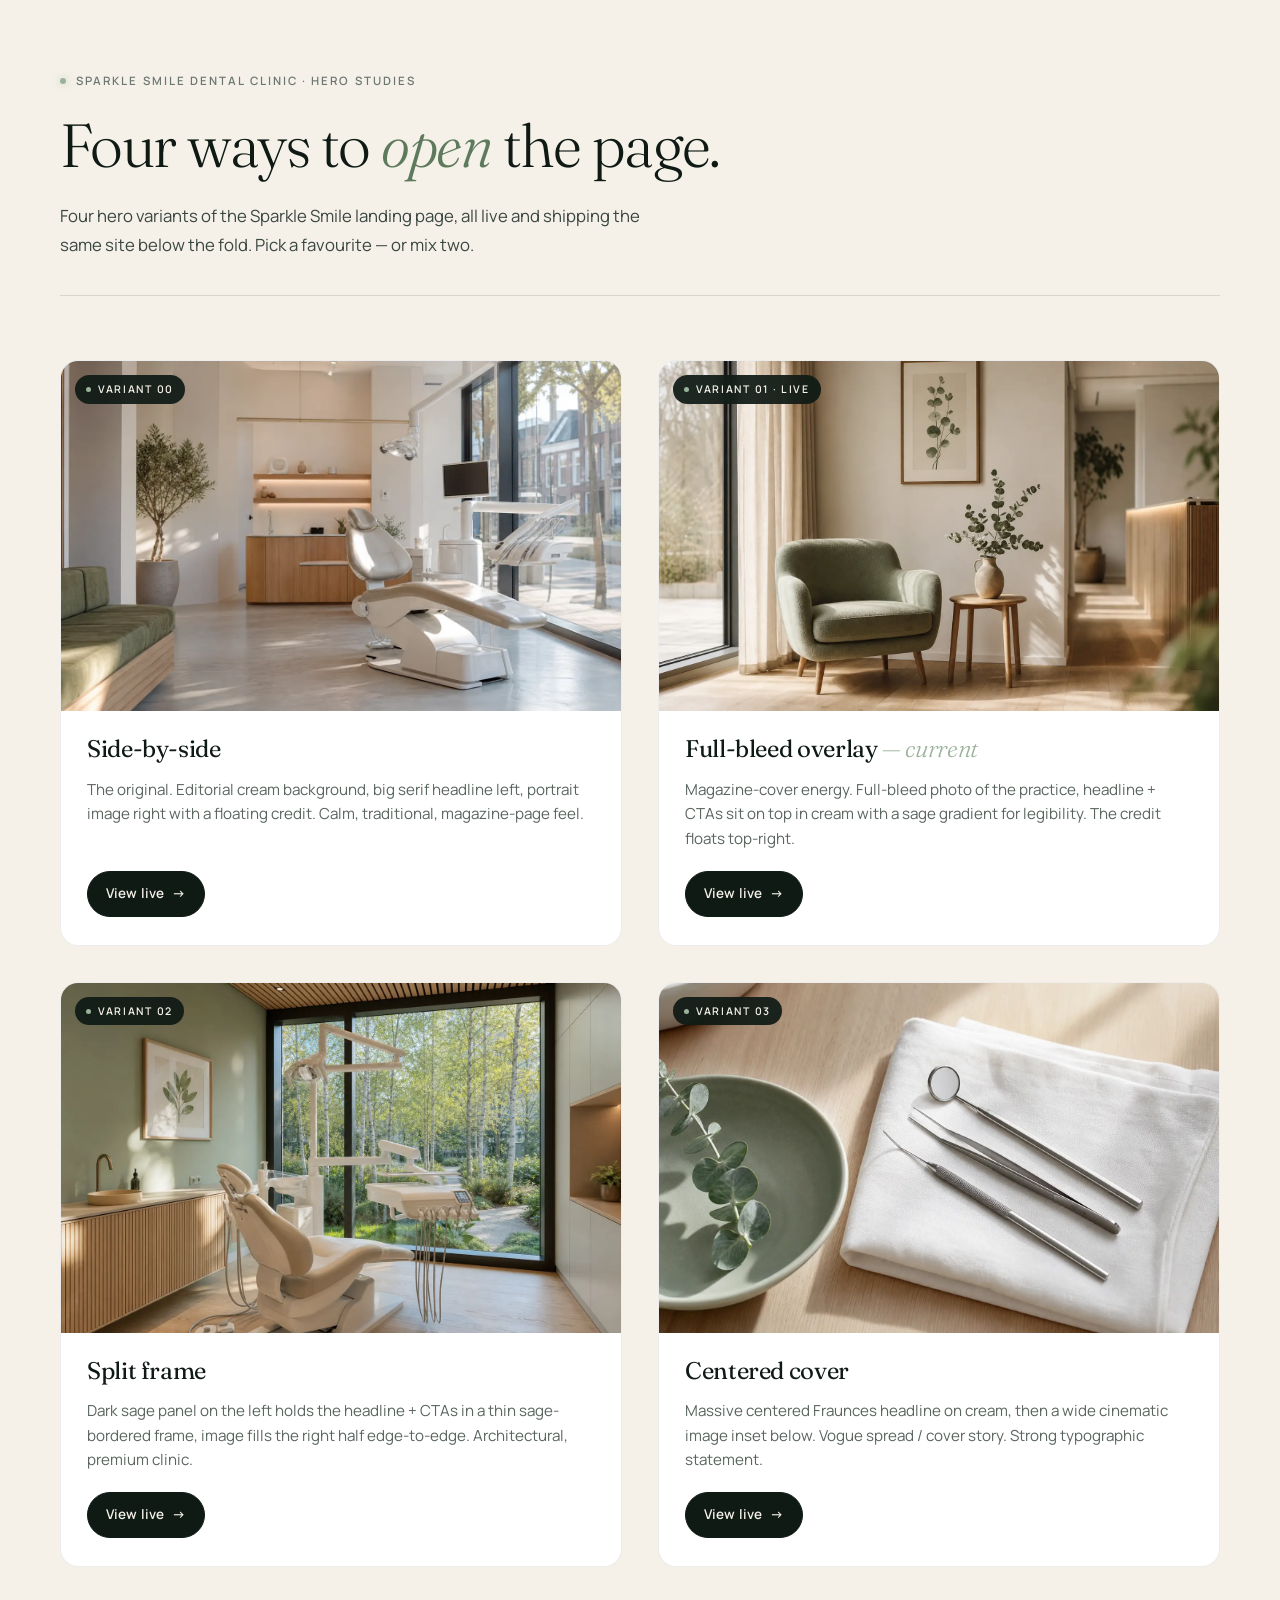
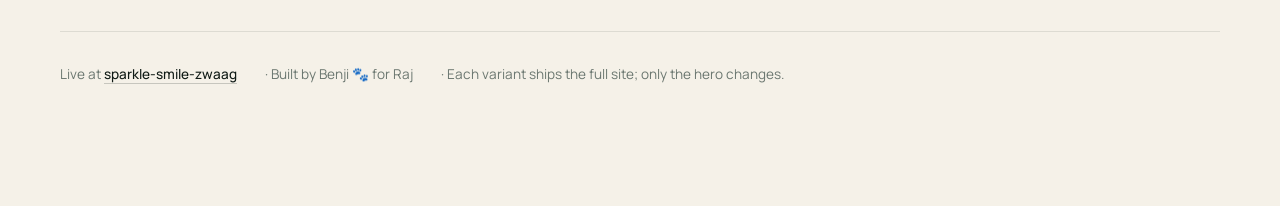
<file: public/variants/index.html>
<!DOCTYPE html>
<html lang="en">
<head>
  <meta charset="UTF-8">
  <meta name="viewport" content="width=device-width,initial-scale=1">
  <title>Hero variants — Sparkle Smile Dental Clinic</title>
  <meta name="robots" content="noindex,nofollow">
  <link rel="preconnect" href="https://fonts.googleapis.com">
  <link rel="preconnect" href="https://fonts.gstatic.com" crossorigin>
  <link href="https://fonts.googleapis.com/css2?family=Fraunces:ital,wght@0,300;0,400;1,300;1,400&family=Manrope:wght@400;500;600;700&display=swap" rel="stylesheet">
  <style>
    *,*::before,*::after{box-sizing:border-box}
    html,body{margin:0;padding:0}
    body{font-family:'Manrope',system-ui,sans-serif;background:#f5f1e8;color:#0f1a15;line-height:1.6;-webkit-font-smoothing:antialiased}
    a{color:inherit;text-decoration:none}
    .wrap{max-width:1240px;margin:0 auto;padding:48px 24px 80px}
    @media(min-width:760px){.wrap{padding:72px 40px 120px}}
    header{display:flex;flex-direction:column;gap:24px;margin-bottom:64px;padding-bottom:36px;border-bottom:1px solid rgba(15,26,21,.12)}
    .eyebrow{display:inline-flex;align-items:center;gap:10px;font-size:.72rem;letter-spacing:.18em;text-transform:uppercase;font-weight:600;color:#6b7770}
    .eyebrow .dot{width:6px;height:6px;border-radius:50%;background:#9bb39a;box-shadow:0 0 10px rgba(155,179,154,.6)}
    h1{font-family:'Fraunces',serif;font-weight:300;font-size:clamp(2.4rem,5vw,3.8rem);margin:0;letter-spacing:-.025em;line-height:1.05}
    h1 em{font-style:italic;color:#5e7a5d}
    .lede{font-size:1.05rem;line-height:1.7;color:#3a4640;max-width:60ch;margin:0}
    .grid{display:grid;grid-template-columns:1fr;gap:32px}
    @media(min-width:760px){.grid{grid-template-columns:1fr 1fr;gap:36px}}
    .card{background:#fff;border-radius:18px;overflow:hidden;border:1px solid rgba(15,26,21,.08);transition:transform .35s cubic-bezier(.2,.7,.2,1),box-shadow .35s ease;display:flex;flex-direction:column}
    .card:hover{transform:translateY(-4px);box-shadow:0 32px 60px -28px rgba(15,26,21,.25)}
    .thumb{position:relative;aspect-ratio:16/10;overflow:hidden;background:#e8e6df}
    .thumb img{width:100%;height:100%;object-fit:cover;display:block;transition:transform .8s cubic-bezier(.2,.7,.2,1)}
    .card:hover .thumb img{transform:scale(1.04)}
    .ribbon{position:absolute;top:14px;left:14px;background:rgba(15,26,21,.92);color:#f5f1e8;padding:6px 11px;border-radius:999px;font-size:.66rem;letter-spacing:.16em;text-transform:uppercase;font-weight:600;backdrop-filter:blur(8px);display:flex;align-items:center;gap:7px}
    .ribbon .dot{width:5px;height:5px;border-radius:50%;background:#9bb39a}
    .body{padding:24px 26px 28px;display:flex;flex-direction:column;gap:14px;flex:1}
    .body h2{font-family:'Fraunces',serif;font-weight:400;font-size:1.5rem;letter-spacing:-.015em;margin:0;line-height:1.2}
    .body p{margin:0;color:#5a655e;font-size:.95rem;line-height:1.6;flex:1}
    .actions{display:flex;gap:10px;flex-wrap:wrap;margin-top:6px}
    .btn{display:inline-flex;align-items:center;gap:8px;padding:11px 18px;border-radius:999px;font-size:.84rem;font-weight:600;letter-spacing:.01em;border:1px solid #0f1a15;transition:all .25s;cursor:pointer}
    .btn-primary{background:#0f1a15;color:#f5f1e8}
    .btn-primary:hover{background:#1f2d24;border-color:#1f2d24}
    .btn-ghost{background:transparent;color:#0f1a15}
    .btn-ghost:hover{background:#0f1a15;color:#f5f1e8}
    .btn .arr{transition:transform .25s}
    .btn:hover .arr{transform:translateX(3px)}
    footer{margin-top:64px;padding-top:32px;border-top:1px solid rgba(15,26,21,.1);font-size:.85rem;color:#6b7770;display:flex;flex-wrap:wrap;gap:18px 28px;align-items:center}
    footer a{color:#0f1a15;font-weight:500;border-bottom:1px solid rgba(15,26,21,.2)}
    footer a:hover{border-bottom-color:#9bb39a;color:#5e7a5d}
  </style>
</head>
<body>
  <div class="wrap">
    <header>
      <span class="eyebrow"><span class="dot"></span>Sparkle Smile Dental Clinic · Hero studies</span>
      <h1>Four ways to <em>open</em> the page.</h1>
      <p class="lede">Four hero variants of the Sparkle Smile landing page, all live and shipping the same site below the fold. Pick a favourite — or mix two.</p>
    </header>

    <div class="grid">
      <!-- v0 -->
      <article class="card">
        <a class="thumb" href="v0-side/">
          <div class="ribbon"><span class="dot"></span>Variant 00</div>
          <img src="../img/hero-1400.webp" alt="">
        </a>
        <div class="body">
          <h2>Side-by-side</h2>
          <p>The original. Editorial cream background, big serif headline left, portrait image right with a floating credit. Calm, traditional, magazine-page feel.</p>
          <div class="actions">
            <a class="btn btn-primary" href="v0-side/">View live <span class="arr">→</span></a>
          </div>
        </div>
      </article>

      <!-- v1 (current main) -->
      <article class="card">
        <a class="thumb" href="../">
          <div class="ribbon"><span class="dot"></span>Variant 01 · Live</div>
          <img src="../img/welcome-1600.webp" alt="">
        </a>
        <div class="body">
          <h2>Full-bleed overlay <span style="font-style:italic;font-weight:300;color:#9bb39a">— current</span></h2>
          <p>Magazine-cover energy. Full-bleed photo of the practice, headline + CTAs sit on top in cream with a sage gradient for legibility. The credit floats top-right.</p>
          <div class="actions">
            <a class="btn btn-primary" href="../">View live <span class="arr">→</span></a>
          </div>
        </div>
      </article>

      <!-- v2 -->
      <article class="card">
        <a class="thumb" href="v2-split/">
          <div class="ribbon"><span class="dot"></span>Variant 02</div>
          <img src="../img/room-1400.webp" alt="">
        </a>
        <div class="body">
          <h2>Split frame</h2>
          <p>Dark sage panel on the left holds the headline + CTAs in a thin sage-bordered frame, image fills the right half edge-to-edge. Architectural, premium clinic.</p>
          <div class="actions">
            <a class="btn btn-primary" href="v2-split/">View live <span class="arr">→</span></a>
          </div>
        </div>
      </article>

      <!-- v3 -->
      <article class="card">
        <a class="thumb" href="v3-centered/">
          <div class="ribbon"><span class="dot"></span>Variant 03</div>
          <img src="../img/detail-1600.webp" alt="">
        </a>
        <div class="body">
          <h2>Centered cover</h2>
          <p>Massive centered Fraunces headline on cream, then a wide cinematic image inset below. Vogue spread / cover story. Strong typographic statement.</p>
          <div class="actions">
            <a class="btn btn-primary" href="v3-centered/">View live <span class="arr">→</span></a>
          </div>
        </div>
      </article>
    </div>

    <footer>
      <span>Live at <a href="../">sparkle-smile-zwaag</a></span>
      <span>· Built by Benji 🐾 for Raj</span>
      <span>· Each variant ships the full site; only the hero changes.</span>
    </footer>
  </div>
</body>
</html>
</file>
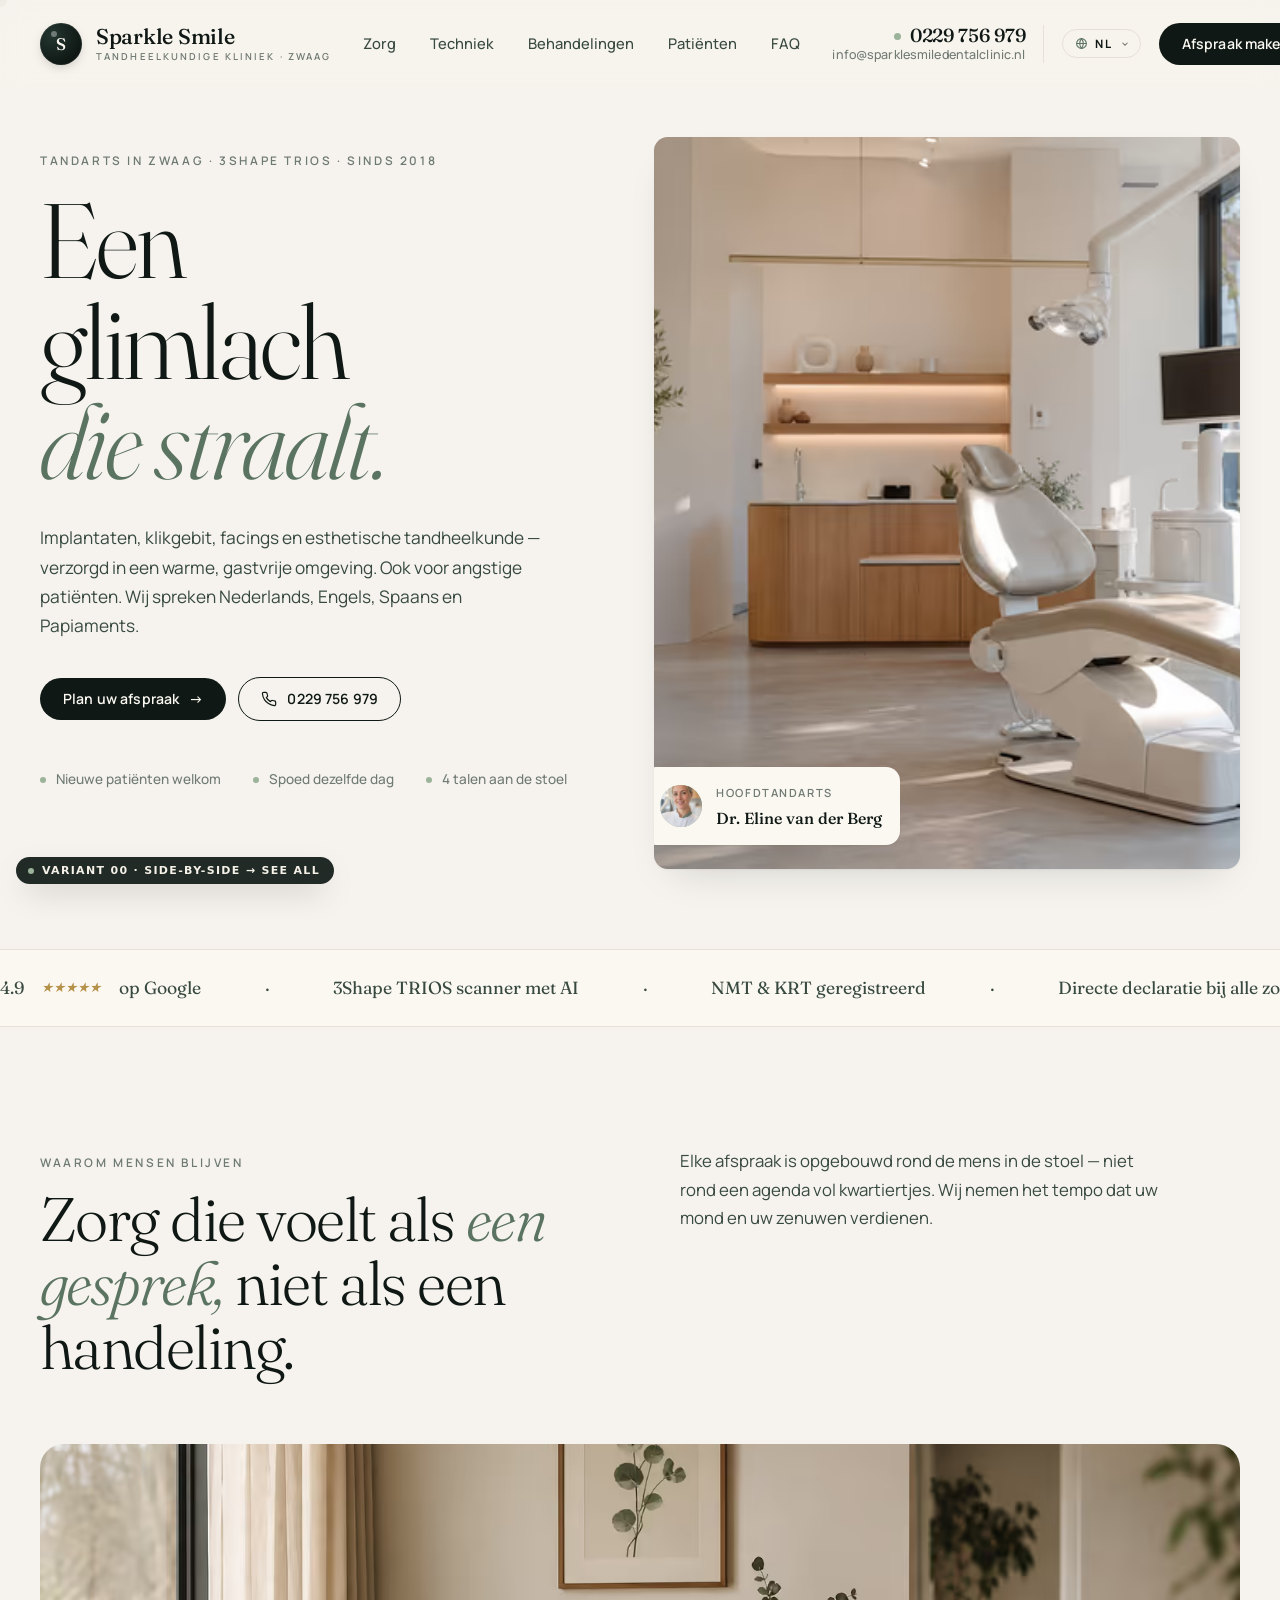
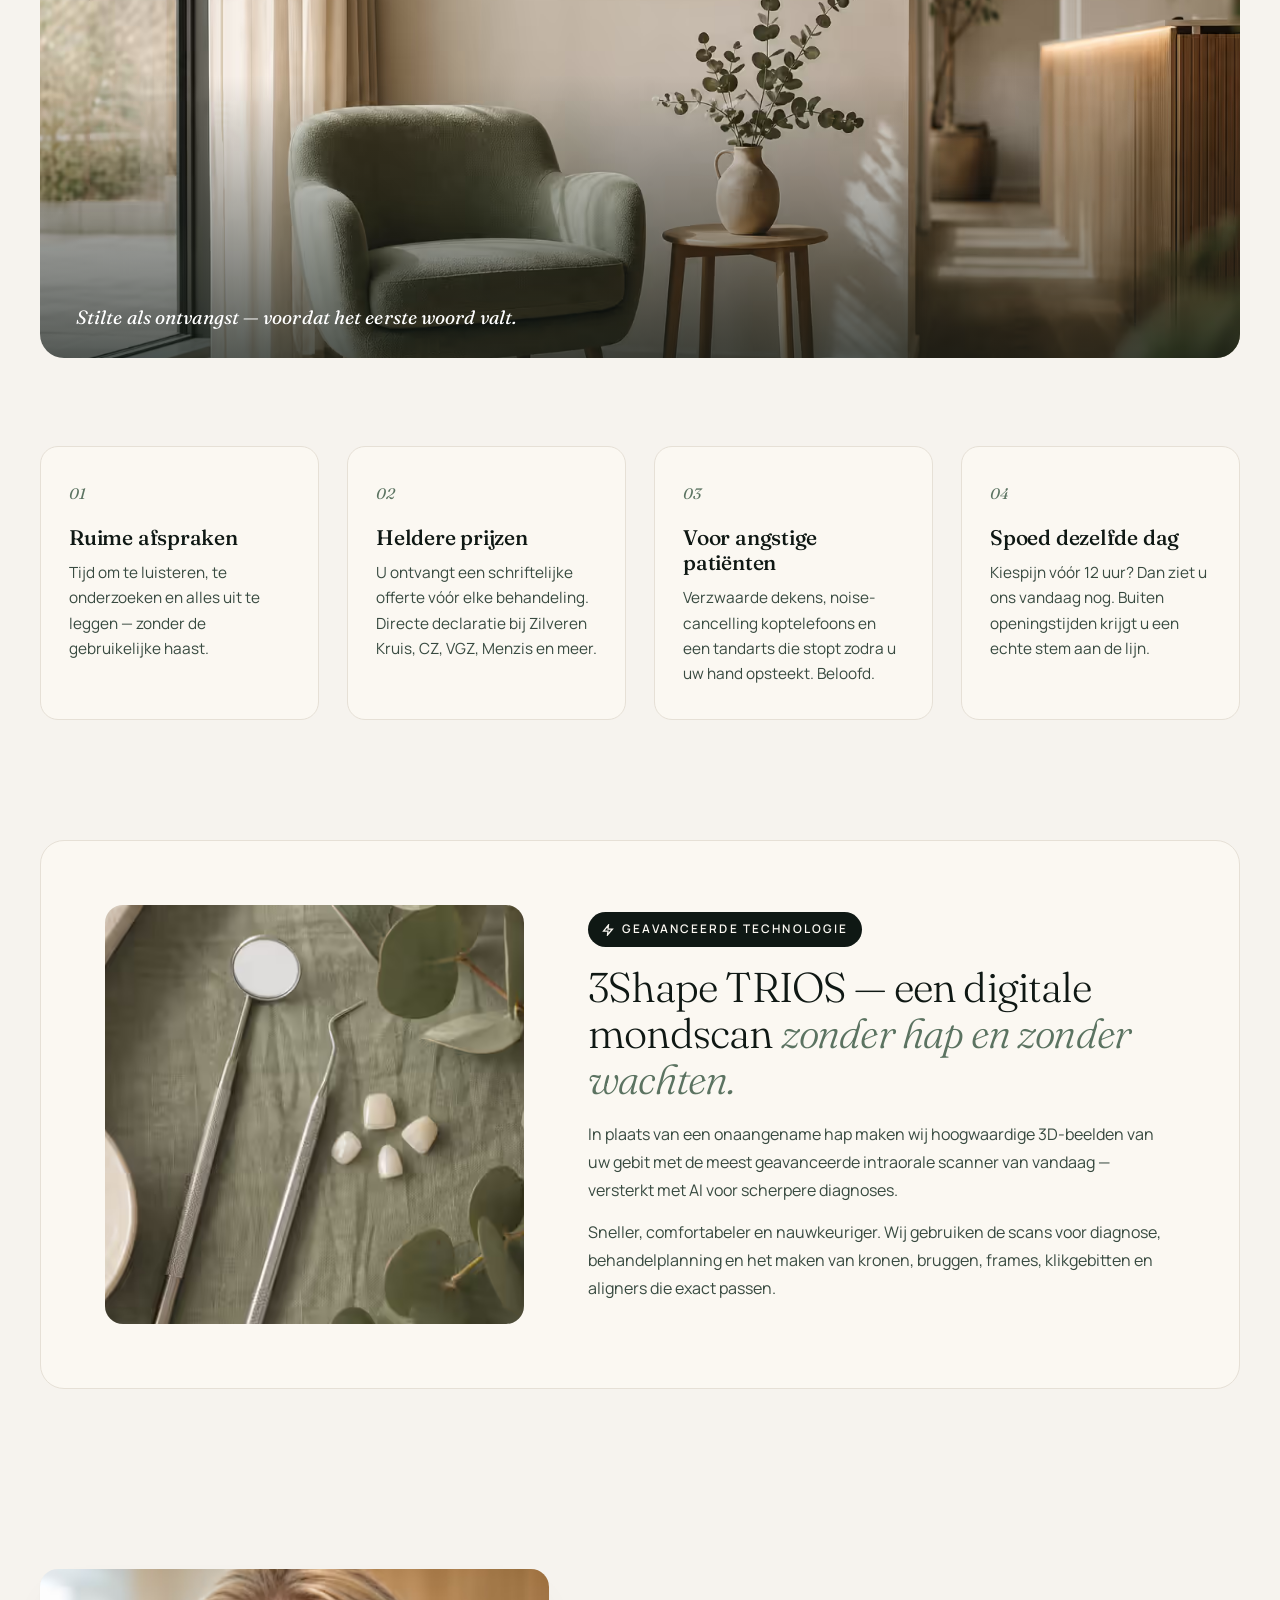
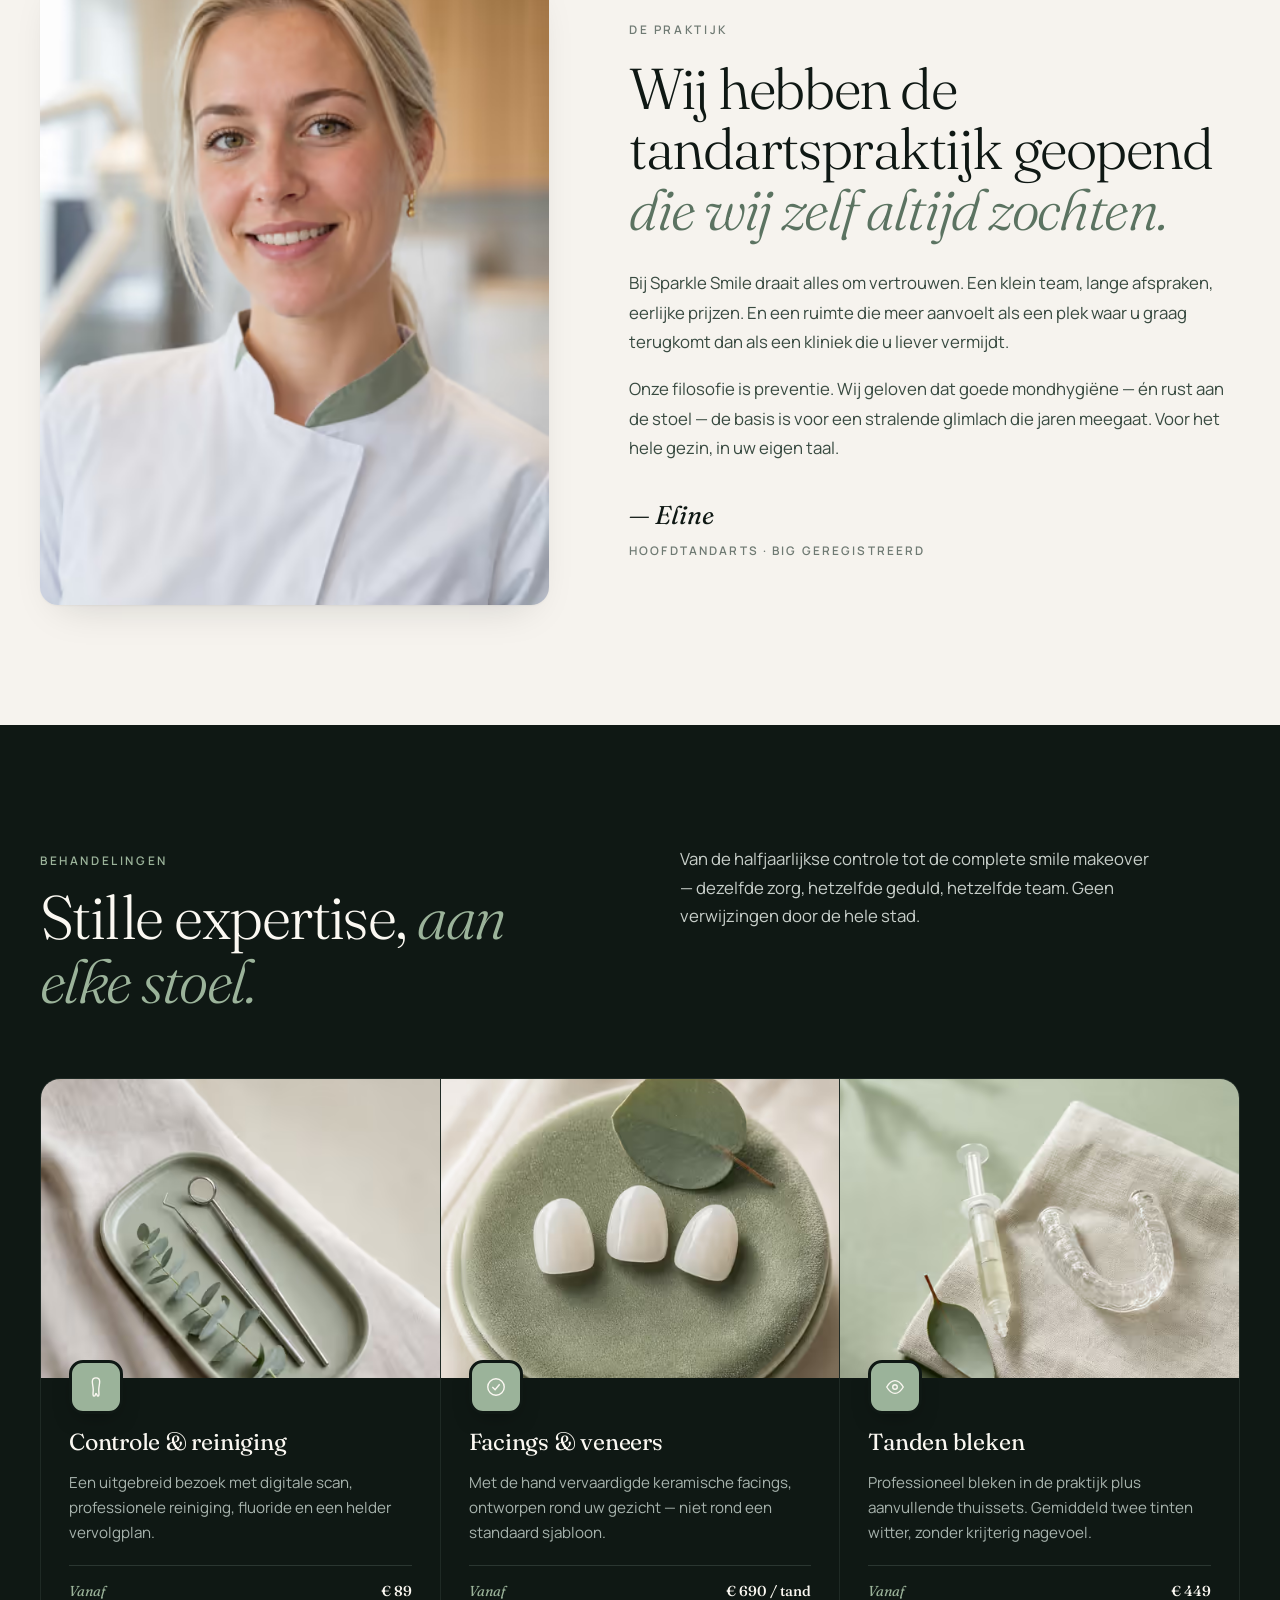
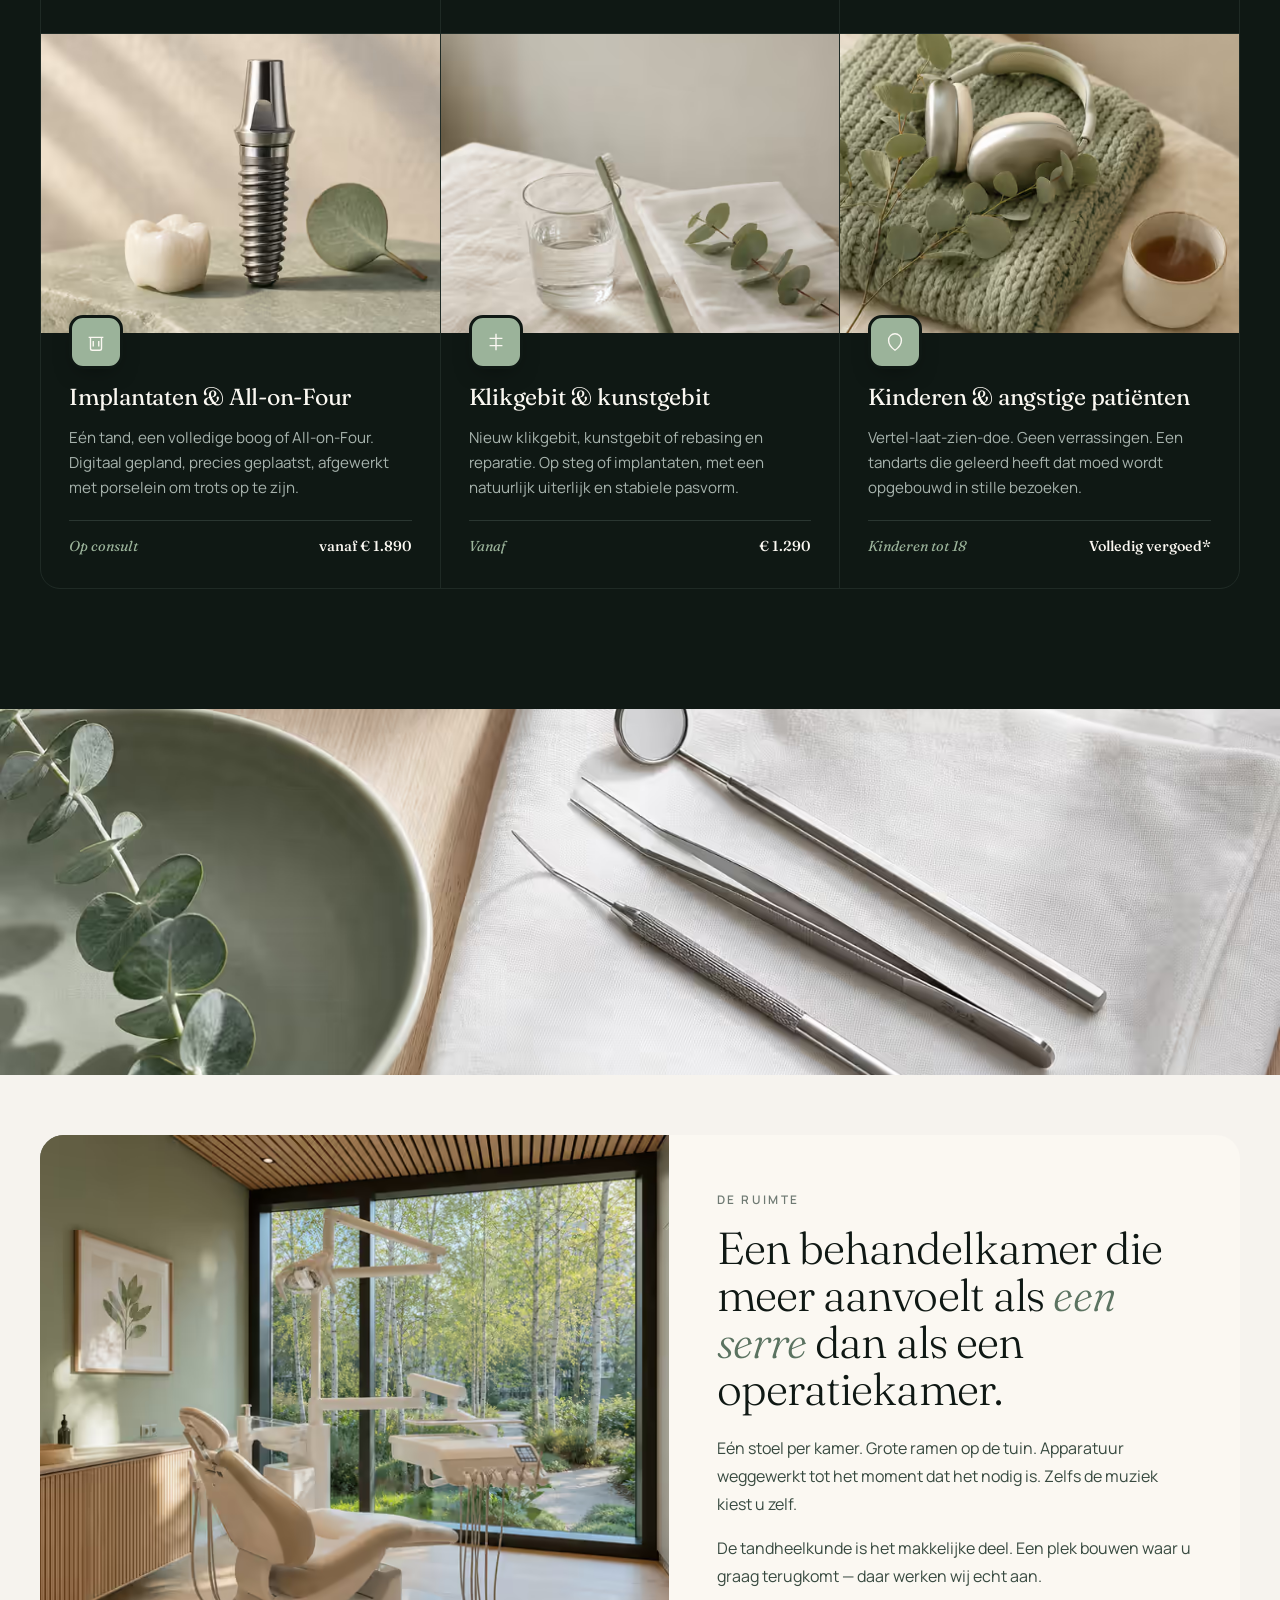
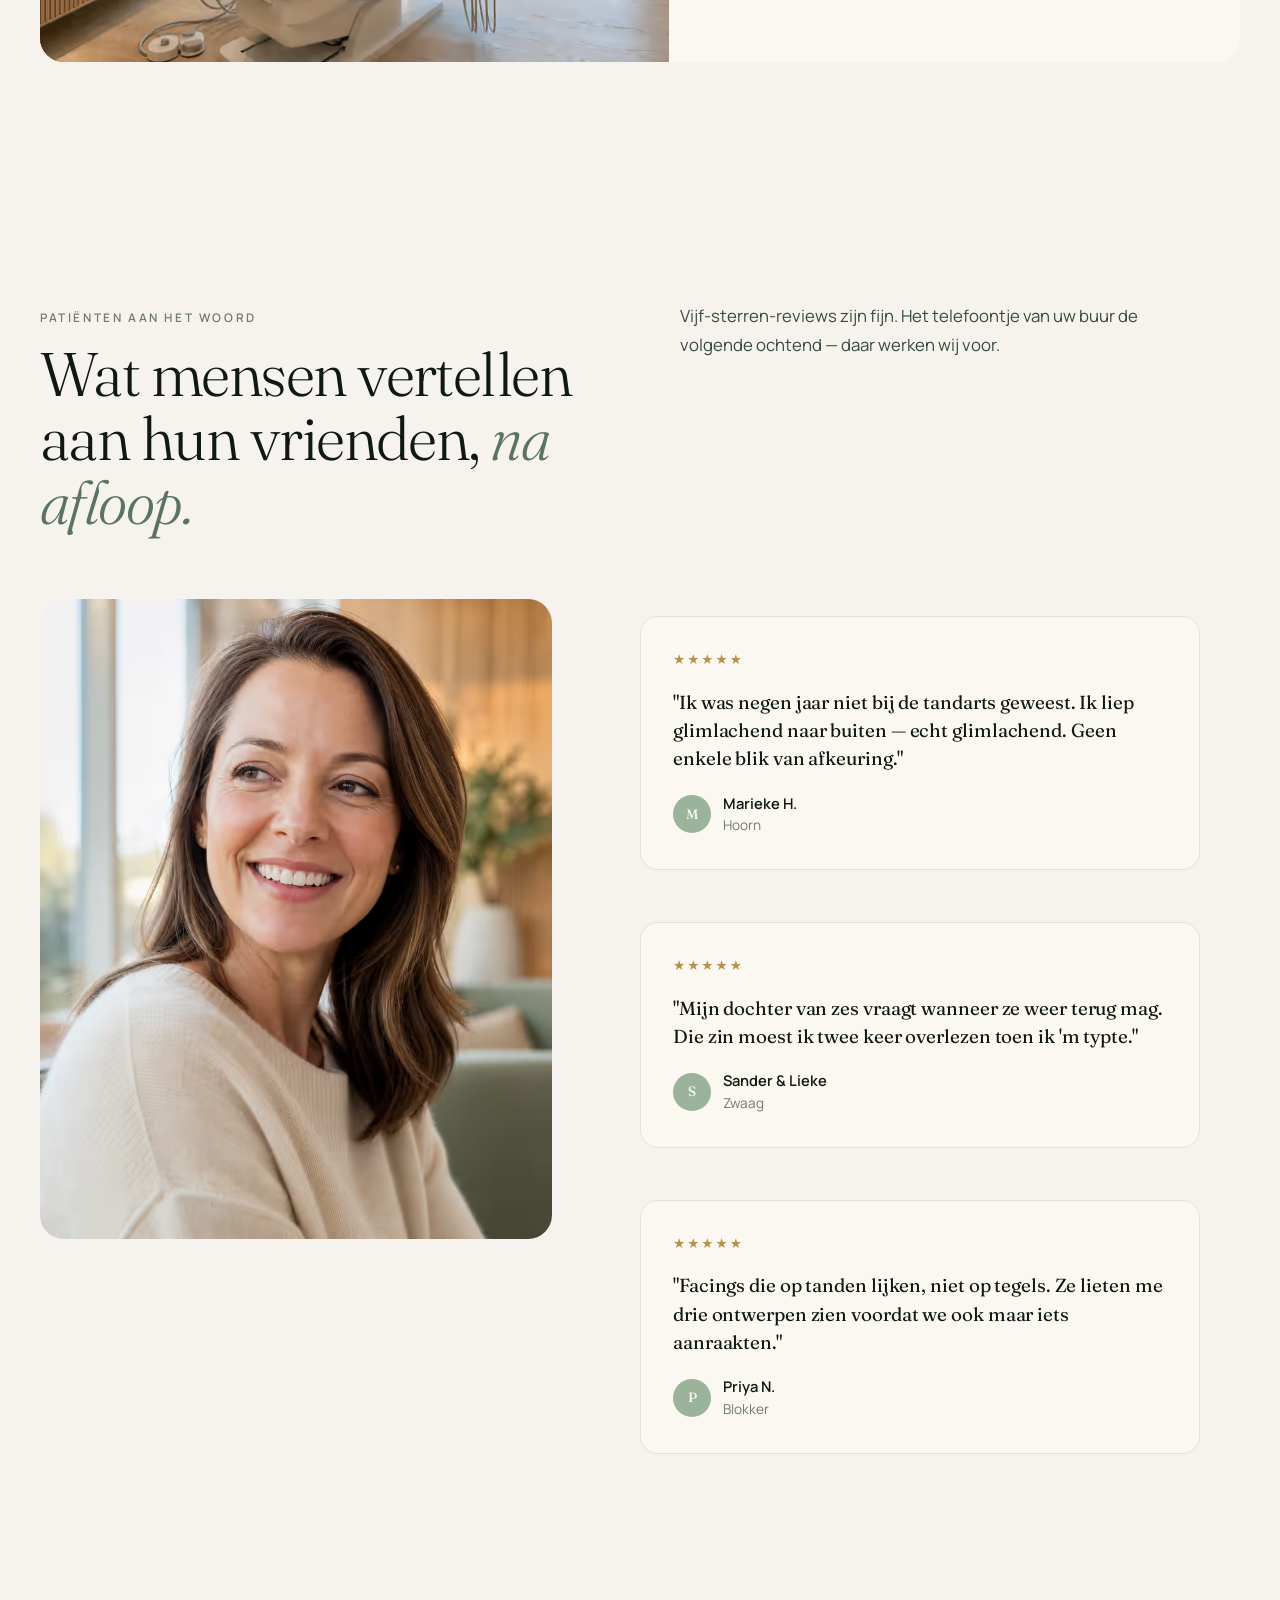
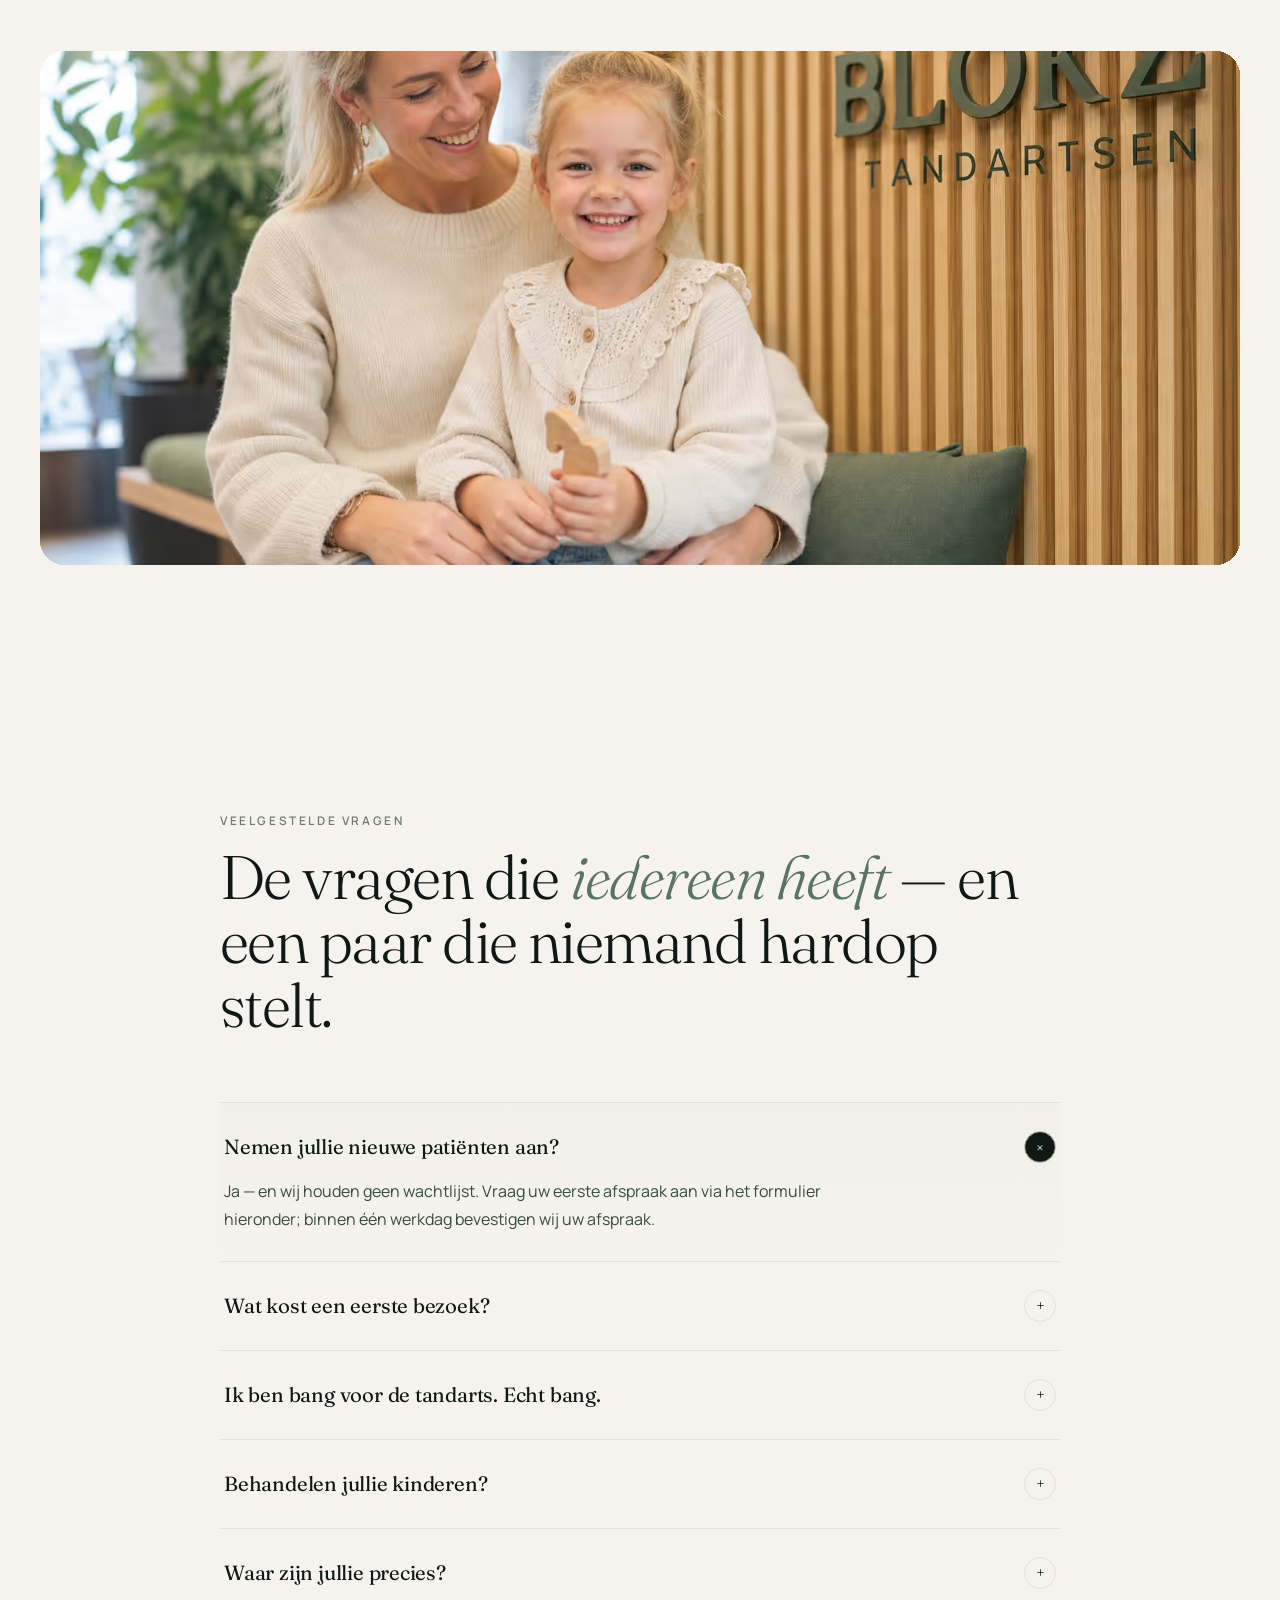
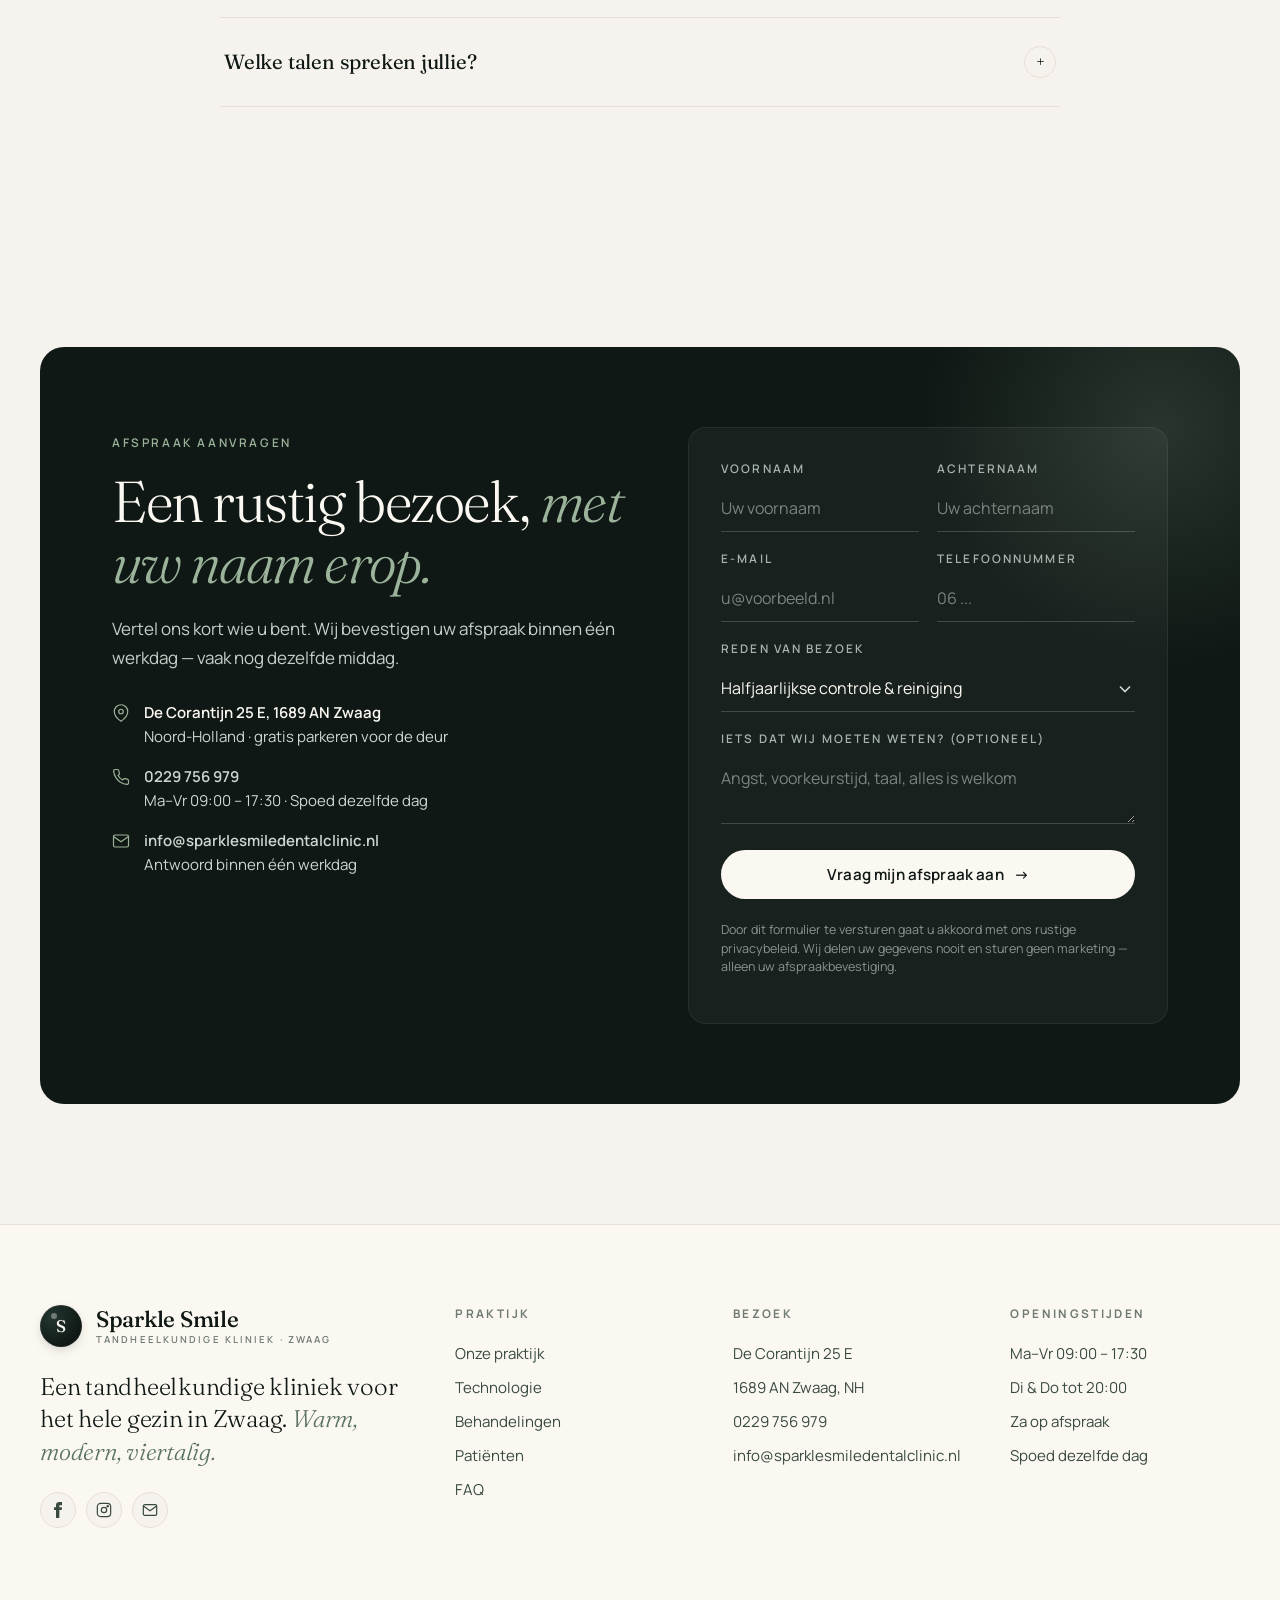
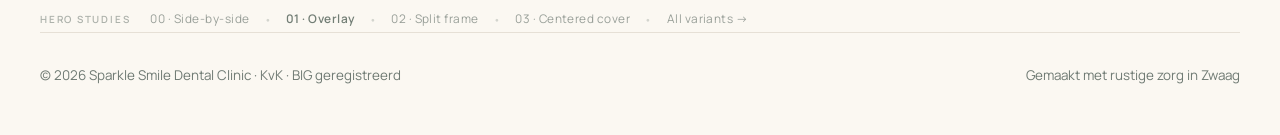
<file: public/variants/v0-side/index.html>
<!doctype html>
<html lang="nl">
<head>
  <base href="../../">
  <meta name="x-variant" content="v0-side">
<meta charset="utf-8" />
<meta name="viewport" content="width=device-width,initial-scale=1,viewport-fit=cover" />
<meta name="theme-color" content="#0f1814" />
<title>Sparkle Smile Dental Clinic — Tandarts in Zwaag</title>
<meta name="description" content="Tandarts in Zwaag voor implantaten, klikgebit, facings en esthetische tandheelkunde. Warme zorg, geavanceerde 3Shape TRIOS techniek, ook voor angstige patiënten." />
<link rel="preconnect" href="https://fonts.googleapis.com">
<link rel="preconnect" href="https://fonts.gstatic.com" crossorigin>
<link rel="dns-prefetch" href="https://fonts.googleapis.com">
<link href="https://fonts.googleapis.com/css2?family=Fraunces:opsz,wght@9..144,300;9..144,400;9..144,500;9..144,600&family=Manrope:wght@300;400;500;600;700&display=swap" rel="stylesheet">
<link rel="preload" as="image" href="img/hero-1400.avif" type="image/avif" imagesrcset="img/hero-800.avif 800w, img/hero-1400.avif 1400w" imagesizes="(max-width: 980px) 92vw, 540px" fetchpriority="high">
<style>
  :root{
    --bg:#f6f3ee;
    --ink:#0f1814;
    --ink-2:#384a40;
    --muted:#6f7a73;
    --line:#e6e0d6;
    --sage:#9bb39a;
    --sage-deep:#5b7361;
    --cream:#fbf8f2;
    --gold:#b6914a;
    --shadow: 0 1px 2px rgba(15,24,20,.04), 0 18px 40px -20px rgba(15,24,20,.18);
    --serif:'Fraunces', ui-serif, Georgia, serif;
    --sans:'Manrope', system-ui, -apple-system, sans-serif;
  }
  *{box-sizing:border-box}
  html,body{margin:0;padding:0;background:var(--bg);color:var(--ink);font-family:var(--sans);-webkit-font-smoothing:antialiased;text-rendering:optimizeLegibility}
  html{scroll-behavior:smooth}
  body{overflow-x:hidden;font-size:16px;line-height:1.6}
  @media(min-width:600px){body{font-size:17px}}
  img,picture{max-width:100%;display:block}
  picture{display:block;width:100%;height:100%}
  picture > img{width:100%;height:100%;object-fit:cover;display:block}
  a{color:inherit;text-decoration:none}
  button{font-family:inherit}
  ::selection{background:var(--ink);color:var(--cream)}

  .serif{font-family:var(--serif);font-weight:400;letter-spacing:-0.01em}
  .display{font-family:var(--serif);font-weight:300;letter-spacing:-0.035em;line-height:.92}
  .hero h1.display br + span,.hero h1.display br + em{display:inline-block}
  .eyebrow{font-family:var(--sans);font-size:.74rem;letter-spacing:.22em;text-transform:uppercase;color:var(--muted);font-weight:600}

  .container{max-width:1280px;margin:0 auto;padding:0 20px}
  @media(min-width:600px){.container{padding:0 28px}}
  @media(min-width:768px){.container{padding:0 40px}}

  /* NAV */
  .nav{position:sticky;top:0;left:0;right:0;z-index:50;backdrop-filter:saturate(160%) blur(14px);background:rgba(246,243,238,.78);border-bottom:1px solid transparent;transition:all .35s cubic-bezier(.2,.7,.2,1)}
  .nav.scrolled{background:rgba(246,243,238,.94);border-bottom-color:var(--line);box-shadow:0 8px 24px -18px rgba(15,24,20,.18)}
  .nav-inner{display:flex;align-items:center;justify-content:space-between;gap:18px;height:68px;transition:height .35s ease}
  @media(min-width:760px){.nav-inner{gap:32px;height:88px}}
  .nav.scrolled .nav-inner{height:60px}
  @media(min-width:760px){.nav.scrolled .nav-inner{height:72px}}
  .brand{display:flex;align-items:center;gap:11px;font-family:var(--serif);font-size:1.18rem;font-weight:500;letter-spacing:-.012em;line-height:1.1;transition:transform .3s;min-width:0;flex:none;white-space:nowrap}
  @media(min-width:760px){.brand{gap:14px;font-size:1.34rem}}
  .brand:hover{transform:translateY(-1px)}
  .brand-mark{width:36px;height:36px;border-radius:50%;background:radial-gradient(circle at 30% 30%,#243630,var(--ink) 70%);display:grid;place-items:center;color:var(--cream);font-family:var(--serif);font-size:.95rem;font-weight:500;flex:none;box-shadow:inset 0 0 0 1px rgba(255,255,255,.06),0 4px 14px -6px rgba(15,24,20,.4);position:relative}
  @media(min-width:760px){.brand-mark{width:42px;height:42px;font-size:1.05rem}}
  .brand-mark::after{content:"";position:absolute;top:7px;left:10px;width:5px;height:5px;border-radius:50%;background:rgba(255,255,255,.35);filter:blur(.5px)}
  @media(min-width:760px){.brand-mark::after{top:8px;left:11px;width:6px;height:6px}}
  .brand-text{min-width:0;overflow:hidden}
  .brand small{display:block;font-family:var(--sans);font-size:.56rem;letter-spacing:.18em;text-transform:uppercase;color:var(--muted);font-weight:600;margin-top:3px;white-space:nowrap;overflow:hidden;text-overflow:ellipsis}
  .brand-sub-full{display:none}
  @media(min-width:760px){.brand small{font-size:.6rem;letter-spacing:.22em}.brand-sub-full{display:inline}}

  .nav-links{display:none;gap:34px;font-size:.92rem;color:var(--ink-2);font-weight:500;white-space:nowrap;justify-content:center;flex:1}
  .nav-links a{position:relative;padding:6px 0}
  .nav-links a::after{content:"";position:absolute;left:0;right:0;bottom:0;height:1px;background:var(--ink);transform:scaleX(0);transform-origin:left;transition:transform .35s cubic-bezier(.2,.7,.2,1)}
  .nav-links a:hover{color:var(--ink)}
  .nav-links a:hover::after{transform:scaleX(1)}
  @media(min-width:1100px){.nav-links{display:flex}}

  /* HAMBURGER */
  .menu-btn{display:inline-flex;align-items:center;justify-content:center;width:44px;height:44px;background:transparent;border:1px solid var(--line);border-radius:50%;cursor:pointer;color:var(--ink);transition:all .25s;flex:none;-webkit-tap-highlight-color:transparent}
  .menu-btn:hover,.menu-btn:focus-visible{border-color:var(--ink);background:var(--cream)}
  .menu-btn .bars{position:relative;width:18px;height:12px}
  .menu-btn .bars span{position:absolute;left:0;right:0;height:1.5px;background:var(--ink);border-radius:1px;transition:transform .35s cubic-bezier(.6,.05,.3,1.2),opacity .2s,top .35s cubic-bezier(.6,.05,.3,1.2),width .35s}
  .menu-btn .bars span:nth-child(1){top:0}
  .menu-btn .bars span:nth-child(2){top:5px;width:13px;left:auto;right:0}
  .menu-btn .bars span:nth-child(3){top:10px}
  body.menu-open .menu-btn .bars span:nth-child(1){top:5px;transform:rotate(45deg)}
  body.menu-open .menu-btn .bars span:nth-child(2){opacity:0;transform:translateX(8px)}
  body.menu-open .menu-btn .bars span:nth-child(3){top:5px;transform:rotate(-45deg);width:18px}
  @media(min-width:1100px){.menu-btn{display:none}}

  /* DRAWER */
  .drawer{position:fixed;inset:0;z-index:90;pointer-events:none;visibility:hidden}
  .drawer-veil{position:absolute;inset:0;background:rgba(15,24,20,.4);opacity:0;transition:opacity .4s;backdrop-filter:blur(4px);-webkit-backdrop-filter:blur(4px)}
  .drawer-panel{position:absolute;top:0;right:0;height:100dvh;width:min(420px,100vw);background:var(--bg);display:flex;flex-direction:column;transform:translateX(100%);transition:transform .5s cubic-bezier(.7,0,.2,1);box-shadow:-30px 0 60px -20px rgba(15,24,20,.25);overflow-y:auto;overscroll-behavior:contain}
  body.menu-open .drawer{pointer-events:auto;visibility:visible}
  body.menu-open .drawer-veil{opacity:1}
  body.menu-open .drawer-panel{transform:translateX(0)}
  body.menu-open{overflow:hidden}
  .drawer-head{display:flex;align-items:center;justify-content:space-between;padding:22px 24px 0;flex:none}
  .drawer-head .brand{font-size:1.18rem}
  .drawer-close{width:44px;height:44px;border:1px solid var(--line);border-radius:50%;background:transparent;color:var(--ink);cursor:pointer;display:grid;place-items:center;transition:all .2s}
  .drawer-close:hover{border-color:var(--ink);background:var(--cream)}
  .drawer-nav{padding:36px 24px 24px;display:flex;flex-direction:column;gap:6px;flex:1}
  .drawer-nav a{display:flex;align-items:baseline;gap:14px;font-family:var(--serif);font-size:2.2rem;font-weight:400;color:var(--ink);line-height:1.05;padding:14px 0;border-bottom:1px solid rgba(15,24,20,.06);transition:color .25s,padding-left .35s cubic-bezier(.2,.7,.2,1);transform:translateX(20px);opacity:0;animation:drawerItem .5s cubic-bezier(.2,.7,.2,1) forwards}
  .drawer-nav a:hover{color:var(--sage-deep);padding-left:8px}
  .drawer-nav a .num{font-family:var(--sans);font-size:.66rem;font-weight:600;letter-spacing:.16em;color:var(--muted);text-transform:uppercase;flex:none;width:24px}
  .drawer-nav a:nth-child(1){animation-delay:.18s}
  .drawer-nav a:nth-child(2){animation-delay:.24s}
  .drawer-nav a:nth-child(3){animation-delay:.3s}
  .drawer-nav a:nth-child(4){animation-delay:.36s}
  .drawer-nav a:nth-child(5){animation-delay:.42s}
  body:not(.menu-open) .drawer-nav a{animation:none;opacity:0;transform:translateX(20px)}
  @keyframes drawerItem{to{opacity:1;transform:translateX(0)}}
  .drawer-foot{padding:24px;border-top:1px solid var(--line);display:flex;flex-direction:column;gap:14px;flex:none;background:var(--cream)}
  .drawer-foot a{display:flex;align-items:center;gap:12px;color:var(--ink);font-size:.95rem}
  .drawer-foot a svg{color:var(--sage-deep);flex:none}
  .drawer-foot .small{font-size:.78rem;color:var(--muted);margin-top:4px;line-height:1.5}
  .drawer-cta{margin-top:8px;background:var(--ink);color:var(--cream)!important;padding:14px 20px;border-radius:999px;font-weight:600;font-size:.92rem;text-align:center;letter-spacing:.01em;display:flex;align-items:center;justify-content:center;gap:10px}
  .drawer-cta .arr{transition:transform .3s}
  .drawer-cta:hover .arr{transform:translateX(4px)}

  /* RIGHT CLUSTER */
  .nav-right{display:flex;align-items:center;gap:10px}
  @media(min-width:760px){.nav-right{gap:18px}}
  /* hide booking CTA below desktop, FAB + drawer handle it */
  .nav-right > .btn{display:none}
  @media(min-width:1100px){.nav-right > .btn{display:inline-flex}}
  .nav-contact{display:none;flex-direction:column;align-items:flex-end;gap:1px;line-height:1.15;text-align:right;padding-right:18px;border-right:1px solid var(--line);transition:opacity .3s}
  .nav.scrolled .nav-contact{opacity:.85}
  .nav-contact a{transition:color .25s}
  .nav-contact a:hover{color:var(--sage-deep)}
  .nav-contact-phone{font-family:var(--serif);font-size:1.18rem;font-weight:500;color:var(--ink);letter-spacing:-.005em;display:inline-flex;align-items:center;gap:9px}
  .nav-contact-phone .pulse{width:7px;height:7px;border-radius:50%;background:var(--sage);box-shadow:0 0 0 0 rgba(155,179,154,.7);animation:dot-pulse 2.4s ease-in-out infinite}
  @keyframes dot-pulse{0%,100%{box-shadow:0 0 0 0 rgba(155,179,154,.6)}50%{box-shadow:0 0 0 6px rgba(155,179,154,0)}}
  .nav-contact-mail{font-size:.78rem;color:var(--muted);letter-spacing:.01em;font-weight:500}
  @media(min-width:880px){.nav-contact{display:flex}}

  /* LANG DROPDOWN */
  .lang{position:relative;font-family:var(--sans)}
  .lang-trigger{display:inline-flex;align-items:center;gap:7px;background:transparent;border:1px solid var(--line);color:var(--ink);padding:7px 10px 7px 12px;border-radius:999px;font-size:.72rem;font-weight:700;letter-spacing:.14em;text-transform:uppercase;cursor:pointer;transition:all .25s;line-height:1}
  .lang-trigger:hover{border-color:var(--ink)}
  .lang-trigger .globe{color:var(--sage-deep)}
  .lang-trigger .chev{transition:transform .25s;opacity:.6}
  .lang.open .lang-trigger{border-color:var(--ink);background:var(--cream)}
  .lang.open .lang-trigger .chev{transform:rotate(180deg)}
  .lang-menu{position:absolute;top:calc(100% + 8px);right:0;min-width:180px;background:var(--cream);border:1px solid var(--line);border-radius:14px;padding:6px;box-shadow:0 18px 40px -18px rgba(15,24,20,.22),0 1px 2px rgba(15,24,20,.04);opacity:0;transform:translateY(-6px) scale(.98);transform-origin:top right;pointer-events:none;transition:opacity .22s,transform .22s cubic-bezier(.2,.7,.2,1);z-index:60}
  .lang.open .lang-menu{opacity:1;transform:none;pointer-events:auto}
  .lang-menu button{display:flex;width:100%;align-items:center;gap:12px;background:transparent;border:none;padding:10px 12px;border-radius:10px;font-family:var(--sans);font-size:.86rem;font-weight:500;color:var(--ink-2);cursor:pointer;text-align:left;letter-spacing:.005em;transition:background .2s,color .2s}
  .lang-menu button:hover{background:rgba(155,179,154,.16);color:var(--ink)}
  .lang-menu button .flag{font-size:.6rem;line-height:1;font-weight:700;letter-spacing:.06em;color:var(--muted);background:var(--bg);border:1px solid var(--line);padding:3px 5px;border-radius:4px;min-width:24px;text-align:center}
  .lang-menu button .name{flex:1}
  .lang-menu button .check{opacity:0;color:var(--sage-deep);transition:opacity .2s}
  .lang-menu button.active{color:var(--ink);font-weight:600}
  .lang-menu button.active .check{opacity:1}
  .btn{display:inline-flex;align-items:center;gap:10px;padding:13px 22px;border-radius:999px;font-size:.88rem;font-weight:600;letter-spacing:.01em;transition:transform .25s,background .25s,color .25s,box-shadow .25s;border:1px solid transparent;cursor:pointer;line-height:1;font-family:var(--sans);white-space:nowrap}
  .btn-primary{background:var(--ink);color:var(--cream)}
  .btn-primary:hover{transform:translateY(-1px);box-shadow:var(--shadow)}
  .btn-ghost{background:transparent;color:var(--ink);border-color:var(--ink)}
  .btn-ghost:hover{background:var(--ink);color:var(--cream)}
  .btn .arr{transition:transform .3s}
  .btn:hover .arr{transform:translateX(4px)}

  /* HERO — V0 side-by-side */
  .hero{position:relative;padding-top:32px;padding-bottom:64px;overflow:hidden}
  .hero-grid{display:grid;grid-template-columns:1fr;gap:32px;align-items:end}
  .hero-img-wrap{order:0}
  @media(min-width:980px){
    .hero{padding-top:48px;padding-bottom:80px}
    .hero-grid{grid-template-columns:1fr 1.08fr;gap:72px;align-items:start}
    .hero-text{padding-top:8px}
  }
  .hero h1{font-size:clamp(3rem,11vw,6.6rem);margin:18px 0 0;font-family:var(--serif);font-weight:300;line-height:.95;letter-spacing:-.025em;color:var(--ink)}
  .hero h1 em{font-style:italic;color:var(--sage-deep);font-weight:300}
  .hero-lede{margin-top:24px;max-width:500px;font-size:1.02rem;line-height:1.65;color:var(--ink-2)}
  @media(min-width:600px){.hero-lede{font-size:1.08rem;line-height:1.7;margin-top:32px}}
  .hero-cta{margin-top:28px;display:flex;flex-wrap:wrap;gap:12px;align-items:center}
  .hero-cta .btn{flex:1 1 auto;min-width:0;justify-content:center}
  @media(min-width:600px){.hero-cta{margin-top:36px}.hero-cta .btn{flex:0 0 auto;justify-content:flex-start}}
  .hero-meta{margin-top:36px;display:flex;flex-wrap:wrap;gap:18px 24px;align-items:center;font-size:.82rem;color:var(--muted);font-weight:500}
  @media(min-width:600px){.hero-meta{margin-top:48px;gap:32px;font-size:.85rem}}
  .hero-meta .dot{width:6px;height:6px;border-radius:50%;background:var(--sage);display:inline-block;margin-right:10px;vertical-align:middle}
  .hero-img-wrap{position:relative;aspect-ratio:4/5;border-radius:14px;overflow:hidden;background:#ddd;box-shadow:var(--shadow)}
  @media(max-width:600px){.hero-img-wrap{aspect-ratio:5/6;border-radius:10px;margin:0 -8px}}
  .hero-img-wrap img{width:100%;height:100%;object-fit:cover;transform:scale(1.05);transition:transform 8s ease-out}
  .hero-img-wrap.in img{transform:scale(1)}
  .hero-badge{position:absolute;left:12px;bottom:14px;background:var(--cream);padding:11px 14px;border-radius:12px;display:flex;align-items:center;gap:11px;font-size:.82rem;box-shadow:var(--shadow);max-width:260px}
  @media(min-width:600px){.hero-badge{left:-12px;bottom:24px;padding:14px 18px;border-radius:14px;gap:14px;font-size:.88rem;max-width:280px}}
  .hero-badge .av{width:36px;height:36px;border-radius:50%;background:var(--sage);overflow:hidden;flex:none}
  @media(min-width:600px){.hero-badge .av{width:42px;height:42px}}
  .hero-badge .av img{width:100%;height:100%;object-fit:cover}
  .hero-badge .label{color:var(--muted);font-size:.62rem;letter-spacing:.14em;text-transform:uppercase;font-weight:600}
  @media(min-width:600px){.hero-badge .label{font-size:.7rem}}
  .hero-badge strong{display:block;font-family:var(--serif);font-weight:500;font-size:.95rem;margin-top:1px}
  @media(min-width:600px){.hero-badge strong{font-size:1rem;margin-top:2px}}

  /* TRUST STRIP */
  .strip{padding:24px 0;border-top:1px solid var(--line);border-bottom:1px solid var(--line);background:var(--cream);overflow:hidden}
  .strip-track{display:flex;gap:64px;align-items:center;white-space:nowrap;animation:scroll 38s linear infinite;font-family:var(--serif);font-size:1.1rem;color:var(--ink-2)}
  .strip-track span{display:inline-flex;align-items:center;gap:18px}
  .strip-track .star{color:var(--gold);font-size:.85rem}
  @keyframes scroll{from{transform:translateX(0)}to{transform:translateX(-50%)}}

  /* SECTIONS */
  section{padding:80px 0}
  @media(min-width:760px){section{padding:120px 0}}
  .section-head{display:grid;grid-template-columns:1fr;gap:20px;margin-bottom:44px}
  @media(min-width:760px){.section-head{margin-bottom:64px}}
  @media(min-width:900px){.section-head{grid-template-columns:1fr 1fr;gap:80px}}
  .section-head h2{font-size:clamp(2.2rem,4.8vw,4rem);margin:14px 0 0;font-family:var(--serif);font-weight:300;letter-spacing:-.025em;line-height:1.04}
  .section-head h2 em{font-style:italic;color:var(--sage-deep)}
  .section-head p{margin:0;color:var(--ink-2);font-size:1.05rem;line-height:1.7;max-width:48ch}

  .reveal{opacity:0;transform:translateY(28px);transition:opacity .9s cubic-bezier(.2,.7,.2,1),transform .9s cubic-bezier(.2,.7,.2,1)}
  .reveal.in{opacity:1;transform:none}
  .reveal.d1{transition-delay:.1s}.reveal.d2{transition-delay:.2s}.reveal.d3{transition-delay:.3s}.reveal.d4{transition-delay:.4s}

  /* PROMISES */
  .promises{display:grid;grid-template-columns:1fr;gap:28px}
  @media(min-width:760px){.promises{grid-template-columns:repeat(2,1fr)}}
  @media(min-width:1080px){.promises{grid-template-columns:repeat(4,1fr)}}
  .promise{padding:32px 28px;background:var(--cream);border-radius:18px;border:1px solid var(--line);transition:transform .4s,box-shadow .4s}
  .promise:hover{transform:translateY(-4px);box-shadow:var(--shadow)}
  .promise .num{font-family:var(--serif);font-style:italic;font-size:.95rem;color:var(--sage-deep)}
  .promise h3{font-family:var(--serif);font-weight:500;font-size:1.32rem;margin:18px 0 10px;letter-spacing:-.01em;line-height:1.2}
  .promise p{margin:0;color:var(--ink-2);line-height:1.65;font-size:.96rem}

  /* TREATMENTS */
  .treat-bg{background:var(--ink);color:var(--cream)}
  .treat-bg .section-head h2{color:var(--cream)}
  .treat-bg .section-head h2 em{color:var(--sage)}
  .treat-bg .section-head p{color:#c8cfca}
  .treat-bg .eyebrow{color:var(--sage)}
  .treatments{display:grid;grid-template-columns:1fr;gap:1px;background:#1f2a25;border-radius:20px;overflow:hidden;border:1px solid #1f2a25}
  @media(min-width:680px){.treatments{grid-template-columns:1fr 1fr}}
  @media(min-width:1080px){.treatments{grid-template-columns:1fr 1fr 1fr}}
  .treat{background:var(--ink);display:flex;flex-direction:column;min-height:280px;transition:background .5s;cursor:pointer;position:relative;overflow:hidden}
  .treat-img{aspect-ratio:4/3;width:100%;overflow:hidden;background:#1a2520;position:relative}
  .treat-img picture,.treat-img img{width:100%;height:100%;object-fit:cover;display:block;transition:transform 1.2s cubic-bezier(.22,1,.36,1)}
  /* Treatment imagery is natively sage-toned, no filter needed */
  .treat:hover .treat-img img{transform:scale(1.035)}
  .treat-body{padding:28px 28px 30px;display:flex;flex-direction:column;gap:14px;position:relative}
  .treat .num{display:none}
  .treat .ic{margin-top:-46px;border:3px solid var(--ink);background:var(--sage);color:var(--cream);width:54px;height:54px;border-radius:14px;display:grid;place-items:center;align-self:flex-start;position:relative;z-index:2;box-shadow:0 8px 22px -10px rgba(0,0,0,.5)}
  .treat:hover{background:#162119}
  .treat h3{font-family:var(--serif);font-weight:400;font-size:1.45rem;margin:0;letter-spacing:-.01em;line-height:1.2}
  .treat p{margin:0;color:#a7b3ad;font-size:.95rem;line-height:1.65;flex:1}
  .treat .price{font-family:var(--serif);font-style:italic;color:var(--sage);font-size:.9rem;border-top:1px solid #2a3631;padding-top:14px;margin-top:6px;display:flex;justify-content:space-between;align-items:baseline}
  .treat .price b{font-style:normal;color:var(--cream);font-weight:500}

  /* TECH HIGHLIGHT */
  .tech-card{display:grid;grid-template-columns:1fr;gap:36px;align-items:center;background:var(--cream);border-radius:24px;padding:48px;border:1px solid var(--line)}
  @media(min-width:880px){.tech-card{grid-template-columns:1fr 1.4fr;padding:64px;gap:64px}}
  .tech-card .badge{display:inline-flex;align-items:center;gap:8px;background:var(--ink);color:var(--cream);padding:8px 14px;border-radius:999px;font-size:.74rem;letter-spacing:.18em;text-transform:uppercase;font-weight:600;margin-bottom:18px}
  .tech-card h3{font-family:var(--serif);font-weight:300;font-size:clamp(1.8rem,3.4vw,2.6rem);line-height:1.1;letter-spacing:-.02em;margin:0 0 18px}
  .tech-card h3 em{font-style:italic;color:var(--sage-deep)}
  .tech-card p{color:var(--ink-2);line-height:1.75;font-size:1rem;margin:0 0 14px}
  .tech-img{aspect-ratio:1/1;border-radius:18px;overflow:hidden;background:var(--bg)}
  .tech-img img{width:100%;height:100%;object-fit:cover}

  /* STORY */
  .story{display:grid;grid-template-columns:1fr;gap:48px;align-items:center}
  @media(min-width:980px){.story{grid-template-columns:1fr 1.2fr;gap:80px}}
  .story-img{position:relative;aspect-ratio:4/5;border-radius:18px;overflow:hidden;box-shadow:var(--shadow)}
  .story-img img{width:100%;height:100%;object-fit:cover}
  .story h2{font-size:clamp(2rem,4.5vw,3.6rem);font-family:var(--serif);font-weight:300;line-height:1.05;margin:18px 0 28px;letter-spacing:-.025em}
  .story h2 em{font-style:italic;color:var(--sage-deep)}
  .story p{color:var(--ink-2);font-size:1.05rem;line-height:1.75;margin:0 0 18px}
  .signature{margin-top:32px;font-family:var(--serif);font-style:italic;font-size:1.6rem;color:var(--ink)}
  .signature small{display:block;font-family:var(--sans);font-style:normal;font-size:.74rem;letter-spacing:.18em;text-transform:uppercase;color:var(--muted);margin-top:6px;font-weight:600}

  /* SPLIT EDITORIAL */
  .split{background:var(--cream);border-radius:24px;overflow:hidden;display:grid;grid-template-columns:1fr;align-items:stretch}
  @media(min-width:900px){.split{grid-template-columns:1.1fr 1fr}}
  .split-img{position:relative;min-height:420px}
  .split-img img{position:absolute;inset:0;width:100%;height:100%;object-fit:cover}
  .split-body{padding:56px 48px;display:flex;flex-direction:column;justify-content:center}
  .split-body h3{font-family:var(--serif);font-weight:300;font-size:clamp(1.8rem,3.6vw,2.8rem);line-height:1.05;margin:14px 0 22px;letter-spacing:-.02em}
  .split-body h3 em{font-style:italic;color:var(--sage-deep)}
  .split-body p{color:var(--ink-2);line-height:1.75;font-size:1rem;margin:0 0 16px}

  /* TESTIMONIALS */
  .quotes{display:grid;grid-template-columns:1fr;gap:28px}
  @media(min-width:820px){.quotes{grid-template-columns:repeat(3,1fr)}}
  .quote{padding:32px;background:var(--cream);border-radius:18px;border:1px solid var(--line);display:flex;flex-direction:column;gap:18px}
  .quote .stars{color:var(--gold);font-size:.85rem;letter-spacing:2px}
  .quote blockquote{margin:0;font-family:var(--serif);font-weight:400;font-size:1.18rem;line-height:1.5;letter-spacing:-.005em;color:var(--ink)}
  .quote .who{display:flex;align-items:center;gap:12px;margin-top:auto;color:var(--muted);font-size:.85rem}
  .quote .who .av{width:38px;height:38px;border-radius:50%;background:var(--sage);display:grid;place-items:center;color:var(--cream);font-family:var(--serif);font-weight:500}
  .quote .who b{display:block;color:var(--ink);font-weight:600;font-family:var(--sans);font-size:.92rem}

  /* FAQ */
  .faq-list{border-top:1px solid var(--line)}
  details{border-bottom:1px solid var(--line);padding:28px 4px;transition:background .25s}
  details[open]{background:linear-gradient(to bottom, rgba(155,179,154,.05), transparent)}
  summary{list-style:none;cursor:pointer;display:flex;justify-content:space-between;align-items:center;gap:24px;font-family:var(--serif);font-size:1.28rem;font-weight:400;color:var(--ink);letter-spacing:-.01em;line-height:1.3}
  summary::-webkit-details-marker{display:none}
  summary .plus{width:32px;height:32px;border-radius:50%;border:1px solid var(--line);display:grid;place-items:center;flex:none;transition:transform .3s,background .3s,color .3s;font-size:1rem}
  details[open] summary .plus{transform:rotate(45deg);background:var(--ink);color:var(--cream)}
  details p{margin:14px 0 0;color:var(--ink-2);line-height:1.75;max-width:64ch;font-size:1rem}

  /* BOOKING */
  .booking{background:var(--ink);color:var(--cream);border-radius:24px;padding:36px 22px;display:grid;grid-template-columns:1fr;gap:36px;position:relative;overflow:hidden;min-width:0;max-width:100%}
  @media(min-width:600px){.booking{padding:48px 36px}}
  @media(min-width:980px){.booking{grid-template-columns:1.1fr 1fr;padding:80px 72px;gap:48px}}
  .booking::before{content:"";position:absolute;right:-160px;top:-160px;width:480px;height:480px;border-radius:50%;background:radial-gradient(circle,rgba(155,179,154,.18),transparent 70%);pointer-events:none}
  .booking h2{font-family:var(--serif);font-weight:300;font-size:clamp(1.9rem,7vw,3.6rem);margin:18px 0 22px;letter-spacing:-.025em;line-height:1.05;overflow-wrap:break-word}
  .booking h2 em{font-style:italic;color:var(--sage)}
  .booking p{color:#c8cfca;line-height:1.7;margin:0 0 14px}
  .booking .info{margin-top:28px;display:grid;gap:16px;font-size:.94rem;color:#cfd6d1;min-width:0;max-width:100%}
  .booking .info .row{display:flex;gap:14px;align-items:flex-start;min-width:0}
  .booking .info .row > div{min-width:0;overflow-wrap:anywhere}
  .booking .info svg{flex:none;color:var(--sage);margin-top:3px}
  .booking .info b{color:var(--cream);font-weight:600}
  .booking .info a{color:#cfd6d1}
  .booking .info a:hover{color:var(--sage)}
  .form{display:grid;gap:18px;background:rgba(255,255,255,.04);padding:24px 20px;border-radius:18px;border:1px solid rgba(255,255,255,.07);position:relative;z-index:1;min-width:0;max-width:100%}
  @media(min-width:600px){.form{padding:32px}}
  .field{display:flex;flex-direction:column;gap:8px;min-width:0}
  .field label{font-size:.74rem;letter-spacing:.18em;text-transform:uppercase;color:#a7b3ad;font-weight:600}
  .field input,.field select,.field textarea{background:transparent;border:none;border-bottom:1px solid rgba(255,255,255,.18);padding:10px 0 12px;color:var(--cream);font-family:var(--sans);font-size:1rem;outline:none;transition:border-color .25s;width:100%;max-width:100%;box-sizing:border-box;min-width:0;display:block}
  .field select{appearance:none;-webkit-appearance:none;-moz-appearance:none;background-image:url("data:image/svg+xml;utf8,<svg xmlns='http://www.w3.org/2000/svg' width='12' height='8' viewBox='0 0 12 8' fill='none' stroke='%23cfd6d1' stroke-width='1.6'><polyline points='1 1.5 6 6.5 11 1.5'/></svg>");background-repeat:no-repeat;background-position:right 4px center;background-size:12px 8px;padding-right:24px;text-overflow:ellipsis}
  .field textarea{resize:vertical;min-height:60px}
  .field input::placeholder,.field textarea::placeholder{color:#7a857f}
  .field input:focus,.field select:focus,.field textarea:focus{border-color:var(--sage)}
  .field select option{background:#0f1814;color:var(--cream)}
  .form-row{display:grid;grid-template-columns:1fr;gap:18px;min-width:0}
  @media(min-width:540px){.form-row{grid-template-columns:1fr 1fr}}
  .form .btn-primary{background:var(--cream);color:var(--ink);justify-content:center;padding:16px 24px;font-size:.95rem;margin-top:8px;font-weight:600}
  .form .btn-primary:hover{background:var(--sage);color:var(--ink)}
  .form .small{font-size:.78rem;color:#8b958f;margin-top:4px;line-height:1.5}

  /* FOOTER */
  footer{padding:80px 0 48px;background:var(--cream);border-top:1px solid var(--line)}
  .foot-grid{display:grid;grid-template-columns:1fr;gap:48px;margin-bottom:56px}
  @media(min-width:760px){.foot-grid{grid-template-columns:1.6fr 1fr 1fr 1fr}}
  .foot-grid h4{font-family:var(--sans);font-size:.74rem;letter-spacing:.2em;text-transform:uppercase;color:var(--muted);margin:0 0 18px;font-weight:700}
  .foot-grid ul{list-style:none;padding:0;margin:0;display:flex;flex-direction:column;gap:10px;font-size:.94rem;color:var(--ink-2)}
  .foot-grid ul a:hover{color:var(--ink)}
  .foot-tag{font-family:var(--serif);font-size:1.5rem;line-height:1.35;letter-spacing:-.01em;color:var(--ink);max-width:36ch;font-weight:300}
  .foot-tag em{font-style:italic;color:var(--sage-deep)}
  .foot-bottom{padding-top:32px;border-top:1px solid var(--line);display:flex;flex-wrap:wrap;justify-content:space-between;gap:16px;font-size:.84rem;color:var(--muted)}
  .foot-variants{padding:24px 0 0;font-size:.74rem;color:var(--muted);opacity:.7;letter-spacing:.04em;display:flex;flex-wrap:wrap;align-items:center;gap:6px 14px}
  .foot-variants .lbl{font-size:.62rem;letter-spacing:.18em;text-transform:uppercase;font-weight:600;opacity:.8;margin-right:6px}
  .foot-variants a{color:inherit;text-decoration:none;border-bottom:1px solid transparent;padding:2px 0;transition:color .2s,border-color .2s}
  .foot-variants a:hover{color:var(--sage-deep);border-bottom-color:var(--sage)}
  .foot-variants a.is-current{color:var(--ink-2);font-weight:600;opacity:1}
  .foot-variants .sep{opacity:.4}
  .socials{display:flex;gap:10px;margin-top:18px}
  .socials a{width:36px;height:36px;border-radius:50%;display:grid;place-items:center;background:var(--bg);border:1px solid var(--line);color:var(--ink-2);transition:all .25s}
  .socials a:hover{background:var(--ink);color:var(--cream);border-color:var(--ink)}

  /* MOBILE FAB phone */
  .fab{position:fixed;right:16px;bottom:16px;z-index:55;background:var(--ink);color:var(--cream);width:56px;height:56px;border-radius:50%;display:grid;place-items:center;box-shadow:0 12px 32px -12px rgba(15,24,20,.6);animation:pulse 2.6s ease-in-out infinite;text-decoration:none}
  @media(min-width:760px){.fab{display:none}}
  @keyframes pulse{0%,100%{box-shadow:0 12px 32px -12px rgba(15,24,20,.6),0 0 0 0 rgba(155,179,154,.5)}50%{box-shadow:0 12px 32px -12px rgba(15,24,20,.6),0 0 0 14px rgba(155,179,154,0)}}

  /* Cursor follower (desktop only) */
  .cursor{position:fixed;width:14px;height:14px;border-radius:50%;background:var(--sage);pointer-events:none;mix-blend-mode:multiply;transform:translate(-50%,-50%);transition:transform .25s,width .3s,height .3s,opacity .3s;z-index:50;opacity:0;display:none}
  @media(hover:hover) and (pointer:fine) and (min-width:1020px){.cursor{display:block;opacity:.55}}
  .cursor.big{width:60px;height:60px;opacity:.35}

  .progress{position:fixed;top:0;left:0;height:2px;background:var(--ink);z-index:60;width:0;transition:width .1s linear}
  /* Editorial wide banner image (full container width, cinematic ratio) */
  .editorial-banner{margin:0 0 56px;border-radius:18px;overflow:hidden;background:#e8e3da;aspect-ratio:4/5;position:relative;max-width:100%}
  .editorial-banner picture,.editorial-banner img{width:100%;height:100%;object-fit:cover;display:block}
  .editorial-banner::after{content:"";position:absolute;inset:auto 0 0 0;height:55%;background:linear-gradient(to top,rgba(15,24,20,.7) 0%,rgba(15,24,20,.35) 50%,transparent 100%);pointer-events:none}
  .editorial-banner .cap{position:absolute;left:20px;right:20px;bottom:18px;font-family:var(--serif);font-style:italic;color:#fff;font-size:1rem;letter-spacing:.005em;line-height:1.4;z-index:1}
  @media(min-width:600px){.editorial-banner{aspect-ratio:16/10;margin:0 0 72px}.editorial-banner .cap{left:28px;right:28px;bottom:22px;font-size:1.1rem;max-width:60%}}
  @media(min-width:980px){.editorial-banner{aspect-ratio:21/9;border-radius:24px;margin:0 0 88px}.editorial-banner .cap{left:36px;bottom:28px;font-size:1.2rem}}

  /* Quiet full-bleed strip image between sections */
  .strip-image{background:#e8e3da;aspect-ratio:16/10;overflow:hidden;position:relative;max-width:100%}
  .strip-image picture,.strip-image img{width:100%;height:100%;object-fit:cover;display:block}
  @media(min-width:760px){.strip-image{aspect-ratio:21/8}}
  @media(min-width:1100px){.strip-image{aspect-ratio:21/6}}

  /* Voices section: image + grid layout */
  .voices-grid{display:grid;grid-template-columns:1fr;gap:28px;align-items:start}
  .voices-grid .voices-img{border-radius:18px;overflow:hidden;background:#e8e3da;aspect-ratio:4/5;order:-1}
  .voices-grid .voices-img picture,.voices-grid .voices-img img{width:100%;height:100%;object-fit:cover;display:block}
  .voices-grid .quotes{display:grid;grid-template-columns:1fr;gap:18px}
  @media(min-width:880px){.voices-grid{grid-template-columns:.8fr 1fr;gap:48px}.voices-grid .voices-img{position:sticky;top:120px;border-radius:24px;order:0;aspect-ratio:4/5}}

</style>
</head>
<body>

<div class="cursor" id="cursor" aria-hidden="true"></div>
<div class="progress" id="progress" aria-hidden="true"></div>

<!-- NAV -->
<header class="nav" id="nav">
  <div class="container nav-inner">
    <a href="#" class="brand" aria-label="Sparkle Smile — Home">
      <span class="brand-mark" aria-hidden="true">S</span>
      <span class="brand-text">Sparkle Smile<small data-i18n="brand_sub"><span class="brand-sub-full">Tandheelkundige Kliniek · </span>Zwaag</small></span>
    </a>
    <nav class="nav-links" aria-label="Primary">
      <a href="#care" data-i18n="nav_care">Zorg</a>
      <a href="#tech" data-i18n="nav_tech">Techniek</a>
      <a href="#treatments" data-i18n="nav_treatments">Behandelingen</a>
      <a href="#voices" data-i18n="nav_voices">Patiënten</a>
      <a href="#faq" data-i18n="nav_faq">FAQ</a>
    </nav>
    <div class="nav-right">
      <div class="nav-contact">
        <a href="tel:0229756979" class="nav-contact-phone" aria-label="Bel 0229 756 979"><span class="pulse" aria-hidden="true"></span>0229 756 979</a>
        <a href="mailto:info@sparklesmiledentalclinic.nl" class="nav-contact-mail">info@sparklesmiledentalclinic.nl</a>
      </div>
      <div class="lang" id="lang">
        <button class="lang-trigger" id="lang-trigger" type="button" aria-haspopup="listbox" aria-expanded="false" aria-label="Taal kiezen">
          <svg class="globe" width="13" height="13" viewBox="0 0 24 24" fill="none" stroke="currentColor" stroke-width="2" aria-hidden="true"><circle cx="12" cy="12" r="9"/><path d="M3 12h18M12 3a14 14 0 010 18M12 3a14 14 0 000 18"/></svg>
          <span id="lang-current">NL</span>
          <svg class="chev" width="10" height="10" viewBox="0 0 24 24" fill="none" stroke="currentColor" stroke-width="2.5" aria-hidden="true"><polyline points="6 9 12 15 18 9"/></svg>
        </button>
        <div class="lang-menu" role="listbox" aria-label="Talen">
          <button data-lang="nl" class="active" role="option"><span class="flag">🇳🇱</span><span class="name">Nederlands</span><span class="check">✓</span></button>
          <button data-lang="en" role="option"><span class="flag">🇬🇧</span><span class="name">English</span><span class="check">✓</span></button>
          <button data-lang="es" role="option"><span class="flag">🇪🇸</span><span class="name">Español</span><span class="check">✓</span></button>
        </div>
      </div>
      <a href="#book" class="btn btn-primary"><span data-i18n="cta_book">Afspraak maken</span> <span class="arr">→</span></a>
      <button class="menu-btn" id="menu-btn" type="button" aria-label="Menu openen" aria-expanded="false" aria-controls="drawer">
        <span class="bars" aria-hidden="true"><span></span><span></span><span></span></span>
      </button>
    </div>
  </div>
</header>

<!-- MOBILE DRAWER -->
<div class="drawer" id="drawer" role="dialog" aria-modal="true" aria-label="Hoofdmenu">
  <div class="drawer-veil" data-close></div>
  <aside class="drawer-panel">
    <div class="drawer-head">
      <span class="brand"><span class="brand-mark" aria-hidden="true">S</span><span class="brand-text">Sparkle Smile</span></span>
      <button class="drawer-close" type="button" data-close aria-label="Sluiten">
        <svg width="16" height="16" viewBox="0 0 24 24" fill="none" stroke="currentColor" stroke-width="2" stroke-linecap="round"><path d="M6 6l12 12M18 6L6 18"/></svg>
      </button>
    </div>
    <nav class="drawer-nav" aria-label="Mobiel menu">
      <a href="#care" data-close><span class="num">01</span><span data-i18n="nav_care">Zorg</span></a>
      <a href="#tech" data-close><span class="num">02</span><span data-i18n="nav_tech">Techniek</span></a>
      <a href="#treatments" data-close><span class="num">03</span><span data-i18n="nav_treatments">Behandelingen</span></a>
      <a href="#voices" data-close><span class="num">04</span><span data-i18n="nav_voices">Patiënten</span></a>
      <a href="#faq" data-close><span class="num">05</span><span data-i18n="nav_faq">FAQ</span></a>
    </nav>
    <div class="drawer-foot">
      <a href="tel:0229756979"><svg width="16" height="16" viewBox="0 0 24 24" fill="none" stroke="currentColor" stroke-width="2" stroke-linecap="round" stroke-linejoin="round"><path d="M22 16.92v3a2 2 0 01-2.18 2 19.79 19.79 0 01-8.63-3.07 19.5 19.5 0 01-6-6 19.79 19.79 0 01-3.07-8.67A2 2 0 014.11 2h3a2 2 0 012 1.72 12.84 12.84 0 00.7 2.81 2 2 0 01-.45 2.11L8.09 9.91a16 16 0 006 6l1.27-1.27a2 2 0 012.11-.45 12.84 12.84 0 002.81.7A2 2 0 0122 16.92z"/></svg>0229 756 979</a>
      <a href="mailto:info@sparklesmiledentalclinic.nl"><svg width="16" height="16" viewBox="0 0 24 24" fill="none" stroke="currentColor" stroke-width="2" stroke-linecap="round" stroke-linejoin="round"><rect x="2" y="4" width="20" height="16" rx="2"/><path d="M2 7l10 6 10-6"/></svg>info@sparklesmiledentalclinic.nl</a>
      <p class="small">De Corantijn 25 E<br>1689 AN Zwaag</p>
      <a href="#book" class="drawer-cta" data-close><span data-i18n="cta_book">Afspraak maken</span> <span class="arr">→</span></a>
    </div>
  </aside>
</div>

<!-- HERO -->
<section class="hero">
  <div class="container hero-grid">
    <div class="reveal in hero-text">
      <span class="eyebrow" data-i18n="hero_eyebrow">Tandarts in Zwaag · 3Shape TRIOS · Sinds 2018</span>
      <h1 class="display"><span data-i18n="hero_h1_a">Een</span><br><span data-i18n="hero_h1_a2">glimlach</span><br><em data-i18n="hero_h1_b">die straalt.</em></h1>
      <p class="hero-lede" data-i18n="hero_lede">Implantaten, klikgebit, facings en esthetische tandheelkunde — verzorgd in een warme, gastvrije omgeving. Ook voor angstige patiënten. Wij spreken Nederlands, Engels, Spaans en Papiaments.</p>
      <div class="hero-cta">
        <a href="#book" class="btn btn-primary"><span data-i18n="cta_book_long">Plan uw afspraak</span> <span class="arr">→</span></a>
        <a href="tel:0229756979" class="btn btn-ghost">
          <svg width="16" height="16" fill="none" stroke="currentColor" stroke-width="1.8" viewBox="0 0 24 24"><path d="M22 16.92v3a2 2 0 01-2.18 2 19.79 19.79 0 01-8.63-3.07 19.5 19.5 0 01-6-6 19.79 19.79 0 01-3.07-8.67A2 2 0 014.11 2h3a2 2 0 012 1.72c.13.96.36 1.9.7 2.81a2 2 0 01-.45 2.11L8.09 9.91a16 16 0 006 6l1.27-1.27a2 2 0 012.11-.45c.91.34 1.85.57 2.81.7A2 2 0 0122 16.92z"/></svg>
          0229 756 979
        </a>
      </div>
      <div class="hero-meta">
        <span data-i18n="hero_meta_1"><i class="dot"></i>Nieuwe patiënten welkom</span>
        <span data-i18n="hero_meta_2"><i class="dot"></i>Spoed dezelfde dag</span>
        <span data-i18n="hero_meta_3"><i class="dot"></i>4 talen aan de stoel</span>
      </div>
    </div>
    <div class="hero-img-wrap reveal d2 in">
      <picture><source type="image/avif" srcset="img/hero-800.avif 800w, img/hero-1400.avif 1400w" sizes="(max-width: 980px) 92vw, 540px"><source type="image/webp" srcset="img/hero-800.webp 800w, img/hero-1400.webp 1400w" sizes="(max-width: 980px) 92vw, 540px"><img src="img/hero-1400.webp" alt="Sparkle Smile Dental Clinic in Zwaag" fetchpriority="high"></picture>
      <div class="hero-badge">
        <div class="av"><picture><source type="image/avif" srcset="img/dentist-400.avif 400w, img/dentist-800.avif 800w" sizes="42px"><source type="image/webp" srcset="img/dentist-400.webp 400w, img/dentist-800.webp 800w" sizes="42px"><img src="img/dentist-800.webp" alt=""></picture></div>
        <div>
          <span class="label" data-i18n="hero_badge_label">Hoofdtandarts</span>
          <strong>Dr. Eline van der Berg</strong>
        </div>
      </div>
    </div>
  </div>
</section>

<!-- TRUST STRIP -->
<div class="strip" aria-hidden="true">
  <div class="strip-track">
    <span><b class="serif">4.9</b> <i class="star">★★★★★</i> <span data-i18n="strip_google">op Google</span></span>
    <span>·</span>
    <span data-i18n="strip_tech">3Shape TRIOS scanner met AI</span>
    <span>·</span>
    <span data-i18n="strip_reg">NMT &amp; KRT geregistreerd</span>
    <span>·</span>
    <span data-i18n="strip_ins">Directe declaratie bij alle zorgverzekeraars</span>
    <span>·</span>
    <span data-i18n="strip_lang">🇳🇱 Nederlands · 🇬🇧 English · 🇪🇸 Español · 🇨🇼 Papiaments</span>
    <span>·</span>
    <!-- duplicate -->
    <span><b class="serif">4.9</b> <i class="star">★★★★★</i> <span data-i18n="strip_google">op Google</span></span>
    <span>·</span>
    <span data-i18n="strip_tech">3Shape TRIOS scanner met AI</span>
    <span>·</span>
    <span data-i18n="strip_reg">NMT &amp; KRT geregistreerd</span>
    <span>·</span>
    <span data-i18n="strip_ins">Directe declaratie bij alle zorgverzekeraars</span>
    <span>·</span>
    <span data-i18n="strip_lang">🇳🇱 Nederlands · 🇬🇧 English · 🇪🇸 Español · 🇨🇼 Papiaments</span>
    <span>·</span>
  </div>
</div>

<!-- PROMISES -->
<section id="care">
  <div class="container">
    <div class="section-head">
      <div class="reveal">
        <span class="eyebrow" data-i18n="care_eyebrow">Waarom mensen blijven</span>
        <h2 data-i18n="care_h2_html"><span>Zorg die voelt als</span> <em>een gesprek,</em> <span>niet als een handeling.</span></h2>
      </div>
      <p class="reveal d1" data-i18n="care_p">Elke afspraak is opgebouwd rond de mens in de stoel — niet rond een agenda vol kwartiertjes. Wij nemen het tempo dat uw mond en uw zenuwen verdienen.</p>
    </div>
    <figure class="editorial-banner reveal d2">
      <picture style="background:#e8e3da center/cover no-repeat url('[data-uri]')"><source type="image/avif" srcset="img/welcome-900.avif 900w, img/welcome-1600.avif 1600w" sizes="(max-width: 1100px) 92vw, 1200px"><source type="image/webp" srcset="img/welcome-900.webp 900w, img/welcome-1600.webp 1600w" sizes="(max-width: 1100px) 92vw, 1200px"><img src="img/welcome-1600.webp" alt="De wachtruimte van Sparkle Smile in Zwaag" loading="lazy" decoding="async"></picture>
      <figcaption class="cap" data-i18n="banner_cap">Stilte als ontvangst — voordat het eerste woord valt.</figcaption>
    </figure>
    <div class="promises">
      <div class="promise reveal">
        <span class="num">01</span>
        <h3 data-i18n="p1_h">Ruime afspraken</h3>
        <p data-i18n="p1_p">Tijd om te luisteren, te onderzoeken en alles uit te leggen — zonder de gebruikelijke haast.</p>
      </div>
      <div class="promise reveal d1">
        <span class="num">02</span>
        <h3 data-i18n="p2_h">Heldere prijzen</h3>
        <p data-i18n="p2_p">U ontvangt een schriftelijke offerte vóór elke behandeling. Directe declaratie bij Zilveren Kruis, CZ, VGZ, Menzis en meer.</p>
      </div>
      <div class="promise reveal d2">
        <span class="num">03</span>
        <h3 data-i18n="p3_h">Voor angstige patiënten</h3>
        <p data-i18n="p3_p">Verzwaarde dekens, noise-cancelling koptelefoons en een tandarts die stopt zodra u uw hand opsteekt. Beloofd.</p>
      </div>
      <div class="promise reveal d3">
        <span class="num">04</span>
        <h3 data-i18n="p4_h">Spoed dezelfde dag</h3>
        <p data-i18n="p4_p">Kiespijn vóór 12 uur? Dan ziet u ons vandaag nog. Buiten openingstijden krijgt u een echte stem aan de lijn.</p>
      </div>
    </div>
  </div>
</section>

<!-- TECH HIGHLIGHT -->
<section id="tech" style="padding-top:0">
  <div class="container">
    <div class="tech-card reveal">
      <div class="tech-img"><picture style="background:#ddd center/cover no-repeat url('[data-uri]')"><source type="image/avif" srcset="img/tools-600.avif 600w, img/tools-1100.avif 1100w" sizes="(max-width: 880px) 90vw, 460px"><source type="image/webp" srcset="img/tools-600.webp 600w, img/tools-1100.webp 1100w" sizes="(max-width: 880px) 90vw, 460px"><img src="img/tools-1100.webp" alt="3Shape TRIOS scanner" loading="lazy" decoding="async"></picture></div>
      <div>
        <span class="badge"><svg width="12" height="12" fill="none" stroke="currentColor" stroke-width="2.5" viewBox="0 0 24 24"><path d="M13 2L3 14h9l-1 8 10-12h-9l1-8z"/></svg> <span data-i18n="tech_badge">Geavanceerde technologie</span></span>
        <h3 data-i18n="tech_h_html"><span>3Shape TRIOS — een digitale mondscan</span> <em>zonder hap en zonder wachten.</em></h3>
        <p data-i18n="tech_p1">In plaats van een onaangename hap maken wij hoogwaardige 3D-beelden van uw gebit met de meest geavanceerde intraorale scanner van vandaag — versterkt met AI voor scherpere diagnoses.</p>
        <p data-i18n="tech_p2">Sneller, comfortabeler en nauwkeuriger. Wij gebruiken de scans voor diagnose, behandelplanning en het maken van kronen, bruggen, frames, klikgebitten en aligners die exact passen.</p>
      </div>
    </div>
  </div>
</section>

<!-- STORY -->
<section id="story" style="padding-top:60px">
  <div class="container">
    <div class="story">
      <div class="story-img reveal">
        <picture style="background:#ddd center/cover no-repeat url('[data-uri]')"><source type="image/avif" srcset="img/dentist-400.avif 400w, img/dentist-800.avif 800w" sizes="(max-width: 760px) 80px, 42px"><source type="image/webp" srcset="img/dentist-400.webp 400w, img/dentist-800.webp 800w" sizes="(max-width: 760px) 80px, 42px"><img src="img/dentist-800.webp" alt="Hoofdtandarts" loading="lazy" decoding="async"></picture>
      </div>
      <div class="reveal d1">
        <span class="eyebrow" data-i18n="story_eyebrow">De praktijk</span>
        <h2 data-i18n="story_h_html"><span>Wij hebben de tandartspraktijk geopend</span> <em>die wij zelf altijd zochten.</em></h2>
        <p data-i18n="story_p1">Bij Sparkle Smile draait alles om vertrouwen. Een klein team, lange afspraken, eerlijke prijzen. En een ruimte die meer aanvoelt als een plek waar u graag terugkomt dan als een kliniek die u liever vermijdt.</p>
        <p data-i18n="story_p2">Onze filosofie is preventie. Wij geloven dat goede mondhygiëne — én rust aan de stoel — de basis is voor een stralende glimlach die jaren meegaat. Voor het hele gezin, in uw eigen taal.</p>
        <div class="signature">— Eline<small data-i18n="story_role">Hoofdtandarts · BIG geregistreerd</small></div>
      </div>
    </div>
  </div>
</section>

<!-- TREATMENTS -->
<section class="treat-bg" id="treatments">
  <div class="container">
    <div class="section-head">
      <div class="reveal">
        <span class="eyebrow" data-i18n="treat_eyebrow">Behandelingen</span>
        <h2 data-i18n="treat_h_html"><span>Stille expertise,</span> <em>aan elke stoel.</em></h2>
      </div>
      <p class="reveal d1" data-i18n="treat_p">Van de halfjaarlijkse controle tot de complete smile makeover — dezelfde zorg, hetzelfde geduld, hetzelfde team. Geen verwijzingen door de hele stad.</p>
    </div>
    <div class="treatments">
      <article class="treat reveal"><div class="treat-img"><picture style="background:#1a2520 center/cover no-repeat url('[data-uri]')"><source type="image/avif" srcset="img/treat-checkup-500.avif 500w, img/treat-checkup-900.avif 900w" sizes="(max-width: 760px) 92vw, (max-width: 1080px) 46vw, 360px"><source type="image/webp" srcset="img/treat-checkup-500.webp 500w, img/treat-checkup-900.webp 900w" sizes="(max-width: 760px) 92vw, (max-width: 1080px) 46vw, 360px"><img src="img/treat-checkup-900.webp" alt="Controle en reiniging — instrumenten op linnen" loading="lazy" decoding="async"></picture></div><div class="treat-body"><span class="num">01 / 06</span><div class="ic"><svg width="22" height="22" fill="none" stroke="currentColor" stroke-width="1.5" viewBox="0 0 24 24"><path d="M12 2c-3 0-4 2-4 4 0 3 1 6 1 9s-1 7 1 7 1-3 2-3 1 3 2 3c2 0 1-4 1-7s1-6 1-9c0-2-1-4-4-4Z"/></svg></div>
        <h3 data-i18n="t1_h">Controle &amp; reiniging</h3>
        <p data-i18n="t1_p">Een uitgebreid bezoek met digitale scan, professionele reiniging, fluoride en een helder vervolgplan.</p>
        <div class="price"><span data-i18n="from">Vanaf</span><b>€ 89</b></div></div></article>
      <article class="treat reveal d1"><div class="treat-img"><picture style="background:#1a2520 center/cover no-repeat url('[data-uri]')"><source type="image/avif" srcset="img/treat-veneers-500.avif 500w, img/treat-veneers-900.avif 900w" sizes="(max-width: 760px) 92vw, (max-width: 1080px) 46vw, 360px"><source type="image/webp" srcset="img/treat-veneers-500.webp 500w, img/treat-veneers-900.webp 900w" sizes="(max-width: 760px) 92vw, (max-width: 1080px) 46vw, 360px"><img src="img/treat-veneers-900.webp" alt="Porseleinen facings op zwart fluweel" loading="lazy" decoding="async"></picture></div><div class="treat-body"><span class="num">02 / 06</span><div class="ic"><svg width="22" height="22" fill="none" stroke="currentColor" stroke-width="1.5" viewBox="0 0 24 24"><circle cx="12" cy="12" r="9"/><path d="M8 12l3 3 5-6"/></svg></div>
        <h3 data-i18n="t2_h">Facings &amp; veneers</h3>
        <p data-i18n="t2_p">Met de hand vervaardigde keramische facings, ontworpen rond uw gezicht — niet rond een standaard sjabloon.</p>
        <div class="price"><span data-i18n="from">Vanaf</span><b>€ 690 / tand</b></div></div></article>
      <article class="treat reveal d2"><div class="treat-img"><picture style="background:#1a2520 center/cover no-repeat url('[data-uri]')"><source type="image/avif" srcset="img/treat-whitening-500.avif 500w, img/treat-whitening-900.avif 900w" sizes="(max-width: 760px) 92vw, (max-width: 1080px) 46vw, 360px"><source type="image/webp" srcset="img/treat-whitening-500.webp 500w, img/treat-whitening-900.webp 900w" sizes="(max-width: 760px) 92vw, (max-width: 1080px) 46vw, 360px"><img src="img/treat-whitening-900.webp" alt="Bleek-tray en gel op linnen" loading="lazy" decoding="async"></picture></div><div class="treat-body"><span class="num">03 / 06</span><div class="ic"><svg width="22" height="22" fill="none" stroke="currentColor" stroke-width="1.5" viewBox="0 0 24 24"><path d="M3 12s4-7 9-7 9 7 9 7-4 7-9 7-9-7-9-7Z"/><circle cx="12" cy="12" r="2.5"/></svg></div>
        <h3 data-i18n="t3_h">Tanden bleken</h3>
        <p data-i18n="t3_p">Professioneel bleken in de praktijk plus aanvullende thuissets. Gemiddeld twee tinten witter, zonder krijterig nagevoel.</p>
        <div class="price"><span data-i18n="from">Vanaf</span><b>€ 449</b></div></div></article>
      <article class="treat reveal"><div class="treat-img"><picture style="background:#1a2520 center/cover no-repeat url('[data-uri]')"><source type="image/avif" srcset="img/treat-implants-500.avif 500w, img/treat-implants-900.avif 900w" sizes="(max-width: 760px) 92vw, (max-width: 1080px) 46vw, 360px"><source type="image/webp" srcset="img/treat-implants-500.webp 500w, img/treat-implants-900.webp 900w" sizes="(max-width: 760px) 92vw, (max-width: 1080px) 46vw, 360px"><img src="img/treat-implants-900.webp" alt="Titanium tandimplantaat — macro" loading="lazy" decoding="async"></picture></div><div class="treat-body"><span class="num">04 / 06</span><div class="ic"><svg width="22" height="22" fill="none" stroke="currentColor" stroke-width="1.5" viewBox="0 0 24 24"><path d="M4 7h16M6 7v12a2 2 0 002 2h8a2 2 0 002-2V7M9 11v6M15 11v6"/></svg></div>
        <h3 data-i18n="t4_h">Implantaten &amp; All-on-Four</h3>
        <p data-i18n="t4_p">Eén tand, een volledige boog of All-on-Four. Digitaal gepland, precies geplaatst, afgewerkt met porselein om trots op te zijn.</p>
        <div class="price"><span data-i18n="t4_price_label">Op consult</span><b data-i18n="from_short">vanaf € 1.890</b></div></div></article>
      <article class="treat reveal d1"><div class="treat-img"><picture style="background:#1a2520 center/cover no-repeat url('[data-uri]')"><source type="image/avif" srcset="img/treat-prosthetics-500.avif 500w, img/treat-prosthetics-900.avif 900w" sizes="(max-width: 760px) 92vw, (max-width: 1080px) 46vw, 360px"><source type="image/webp" srcset="img/treat-prosthetics-500.webp 500w, img/treat-prosthetics-900.webp 900w" sizes="(max-width: 760px) 92vw, (max-width: 1080px) 46vw, 360px"><img src="img/treat-prosthetics-900.webp" alt="Klikgebit / kunstgebit op fluweel" loading="lazy" decoding="async"></picture></div><div class="treat-body"><span class="num">05 / 06</span><div class="ic"><svg width="22" height="22" fill="none" stroke="currentColor" stroke-width="1.5" viewBox="0 0 24 24"><path d="M12 3v18M5 8h14M5 16h14"/></svg></div>
        <h3 data-i18n="t5_h">Klikgebit &amp; kunstgebit</h3>
        <p data-i18n="t5_p">Nieuw klikgebit, kunstgebit of rebasing en reparatie. Op steg of implantaten, met een natuurlijk uiterlijk en stabiele pasvorm.</p>
        <div class="price"><span data-i18n="from">Vanaf</span><b>€ 1.290</b></div></div></article>
      <article class="treat reveal d2"><div class="treat-img"><picture style="background:#1a2520 center/cover no-repeat url('[data-uri]')"><source type="image/avif" srcset="img/treat-anxious-500.avif 500w, img/treat-anxious-900.avif 900w" sizes="(max-width: 760px) 92vw, (max-width: 1080px) 46vw, 360px"><source type="image/webp" srcset="img/treat-anxious-500.webp 500w, img/treat-anxious-900.webp 900w" sizes="(max-width: 760px) 92vw, (max-width: 1080px) 46vw, 360px"><img src="img/treat-anxious-900.webp" alt="Verzwaarde deken en koptelefoon — rustige sfeer" loading="lazy" decoding="async"></picture></div><div class="treat-body"><span class="num">06 / 06</span><div class="ic"><svg width="22" height="22" fill="none" stroke="currentColor" stroke-width="1.5" viewBox="0 0 24 24"><path d="M12 21s-7-5-7-11a7 7 0 0114 0c0 6-7 11-7 11Z"/></svg></div>
        <h3 data-i18n="t6_h">Kinderen &amp; angstige patiënten</h3>
        <p data-i18n="t6_p">Vertel-laat-zien-doe. Geen verrassingen. Een tandarts die geleerd heeft dat moed wordt opgebouwd in stille bezoeken.</p>
        <div class="price"><span data-i18n="t6_price_label">Kinderen tot 18</span><b data-i18n="t6_price">Volledig vergoed*</b></div></div></article>
    </div>
  </div>
</section>

<!-- DETAIL STRIP -->
<div class="strip-image reveal" aria-hidden="true">
  <picture style="background:#e8e3da center/cover no-repeat url('[data-uri]')"><source type="image/avif" srcset="img/detail-900.avif 900w, img/detail-1600.avif 1600w" sizes="100vw"><source type="image/webp" srcset="img/detail-900.webp 900w, img/detail-1600.webp 1600w" sizes="100vw"><img src="img/detail-1600.webp" alt="" loading="lazy" decoding="async"></picture>
</div>

<!-- ROOM SPLIT -->
<section style="padding-top:60px">
  <div class="container">
    <div class="split reveal">
      <div class="split-img">
        <picture style="background:#ddd center/cover no-repeat url('[data-uri]')"><source type="image/avif" srcset="img/room-800.avif 800w, img/room-1400.avif 1400w" sizes="(max-width: 900px) 100vw, 720px"><source type="image/webp" srcset="img/room-800.webp 800w, img/room-1400.webp 1400w" sizes="(max-width: 900px) 100vw, 720px"><img src="img/room-1400.webp" alt="Behandelkamer" loading="lazy" decoding="async"></picture>
      </div>
      <div class="split-body">
        <span class="eyebrow" data-i18n="room_eyebrow">De ruimte</span>
        <h3 data-i18n="room_h_html"><span>Een behandelkamer die meer aanvoelt als</span> <em>een serre</em> <span>dan als een operatiekamer.</span></h3>
        <p data-i18n="room_p1">Eén stoel per kamer. Grote ramen op de tuin. Apparatuur weggewerkt tot het moment dat het nodig is. Zelfs de muziek kiest u zelf.</p>
        <p data-i18n="room_p2">De tandheelkunde is het makkelijke deel. Een plek bouwen waar u graag terugkomt — daar werken wij echt aan.</p>
      </div>
    </div>
  </div>
</section>

<!-- TESTIMONIALS -->
<section id="voices">
  <div class="container">
    <div class="section-head">
      <div class="reveal">
        <span class="eyebrow" data-i18n="voices_eyebrow">Patiënten aan het woord</span>
        <h2 data-i18n="voices_h_html"><span>Wat mensen vertellen aan hun vrienden,</span> <em>na afloop.</em></h2>
      </div>
      <p class="reveal d1" data-i18n="voices_p">Vijf-sterren-reviews zijn fijn. Het telefoontje van uw buur de volgende ochtend — daar werken wij voor.</p>
    </div>
    <div class="voices-grid">
      <div class="voices-img reveal">
        <picture style="background:#e8e3da center/cover no-repeat url('[data-uri]')"><source type="image/avif" srcset="img/aftercare-800.avif 800w, img/aftercare-1400.avif 1400w" sizes="(max-width: 880px) 92vw, 480px"><source type="image/webp" srcset="img/aftercare-800.webp 800w, img/aftercare-1400.webp 1400w" sizes="(max-width: 880px) 92vw, 480px"><img src="img/aftercare-1400.webp" alt="Patiënt na een bezoek aan Sparkle Smile" loading="lazy" decoding="async"></picture>
      </div>
      <div class="quotes">
        <figure class="quote reveal">
        <div class="stars">★★★★★</div>
        <blockquote data-i18n="q1">"Ik was negen jaar niet bij de tandarts geweest. Ik liep glimlachend naar buiten — echt glimlachend. Geen enkele blik van afkeuring."</blockquote>
        <figcaption class="who"><div class="av">M</div><div><b>Marieke H.</b><span>Hoorn</span></div></figcaption>
      </figure>
      <figure class="quote reveal d1">
        <div class="stars">★★★★★</div>
        <blockquote data-i18n="q2">"Mijn dochter van zes vraagt wanneer ze weer terug mag. Die zin moest ik twee keer overlezen toen ik 'm typte."</blockquote>
        <figcaption class="who"><div class="av">S</div><div><b>Sander &amp; Lieke</b><span>Zwaag</span></div></figcaption>
      </figure>
      <figure class="quote reveal d2">
        <div class="stars">★★★★★</div>
        <blockquote data-i18n="q3">"Facings die op tanden lijken, niet op tegels. Ze lieten me drie ontwerpen zien voordat we ook maar iets aanraakten."</blockquote>
        <figcaption class="who"><div class="av">P</div><div><b>Priya N.</b><span>Blokker</span></div></figcaption>
      </figure>
      </div>
    </div>
  </div>
</section>

<!-- FAMILY EDITORIAL -->
<section style="padding-top:60px">
  <div class="container">
    <div class="split reveal" style="grid-template-columns:1fr;">
      <div class="split-img" style="aspect-ratio:21/9;min-height:auto">
        <picture style="background:#ddd center/cover no-repeat url('[data-uri]')"><source type="image/avif" srcset="img/family-1200.avif 1200w, img/family-2000.avif 2000w" sizes="100vw"><source type="image/webp" srcset="img/family-1200.webp 1200w, img/family-2000.webp 2000w" sizes="100vw"><img src="img/family-2000.webp" alt="Een gezin bij Sparkle Smile" loading="lazy" decoding="async"></picture>
      </div>
    </div>
  </div>
</section>

<!-- FAQ -->
<section id="faq">
  <div class="container" style="max-width:920px">
    <div class="section-head" style="grid-template-columns:1fr;text-align:left">
      <div class="reveal">
        <span class="eyebrow" data-i18n="faq_eyebrow">Veelgestelde vragen</span>
        <h2 data-i18n="faq_h_html"><span>De vragen die</span> <em>iedereen heeft</em> <span>— en een paar die niemand hardop stelt.</span></h2>
      </div>
    </div>
    <div class="faq-list reveal d1">
      <details open>
        <summary><span data-i18n="faq1_q">Nemen jullie nieuwe patiënten aan?</span><span class="plus">+</span></summary>
        <p data-i18n="faq1_a">Ja — en wij houden geen wachtlijst. Vraag uw eerste afspraak aan via het formulier hieronder; binnen één werkdag bevestigen wij uw afspraak.</p>
      </details>
      <details>
        <summary><span data-i18n="faq2_q">Wat kost een eerste bezoek?</span><span class="plus">+</span></summary>
        <p data-i18n="faq2_a">Het eerste bezoek (intake, scan en behandelplan) kost € 89. Bij de meeste verzekeraars wordt dit volledig vergoed binnen het basispakket. Wij declareren rechtstreeks bij uw zorgverzekeraar — u krijgt geen rekening.</p>
      </details>
      <details>
        <summary><span data-i18n="faq3_q">Ik ben bang voor de tandarts. Echt bang.</span><span class="plus">+</span></summary>
        <p data-i18n="faq3_a">U bent in goed gezelschap — ongeveer een derde van onze patiënten kwam de eerste keer na jaren vermijden. Vertel het bij uw afspraak; we beginnen met een kop koffie, niet met de stoel. Op dag één onderzoeken wij niets, tenzij u dat zelf wilt.</p>
      </details>
      <details>
        <summary><span data-i18n="faq4_q">Behandelen jullie kinderen?</span><span class="plus">+</span></summary>
        <p data-i18n="faq4_a">Ja, vanaf 2 jaar. Kinderen tot 18 jaar zijn volledig verzekerd via het basispakket. Onze kinderbezoeken zijn opgezet als rustige, korte afspraken — geen verrassingen, geen enge woorden.</p>
      </details>
      <details>
        <summary><span data-i18n="faq5_q">Waar zijn jullie precies?</span><span class="plus">+</span></summary>
        <p data-i18n="faq5_a">De Corantijn 25 E, 1689 AN Zwaag — vlakbij Hoorn, met gratis parkeren voor de deur en een overdekte fietsenstalling.</p>
      </details>
      <details>
        <summary><span data-i18n="faq6_q">Welke talen spreken jullie?</span><span class="plus">+</span></summary>
        <p data-i18n="faq6_a">Nederlands en Engels door het hele team. Spaans en Papiaments op aanvraag — geef het aan bij uw boeking en wij koppelen u aan de juiste tandarts.</p>
      </details>
    </div>
  </div>
</section>

<!-- BOOKING -->
<section id="book">
  <div class="container">
    <div class="booking reveal">
      <div>
        <span class="eyebrow" style="color:var(--sage)" data-i18n="book_eyebrow">Afspraak aanvragen</span>
        <h2 data-i18n="book_h_html"><span>Een rustig bezoek,</span> <em>met uw naam erop.</em></h2>
        <p data-i18n="book_p">Vertel ons kort wie u bent. Wij bevestigen uw afspraak binnen één werkdag — vaak nog dezelfde middag.</p>
        <div class="info">
          <div class="row"><svg width="18" height="18" fill="none" stroke="currentColor" stroke-width="1.6" viewBox="0 0 24 24"><path d="M21 10c0 7-9 13-9 13S3 17 3 10a9 9 0 0118 0z"/><circle cx="12" cy="10" r="3"/></svg><div><b>De Corantijn 25 E, 1689 AN Zwaag</b><br/><span data-i18n="info_addr_sub">Noord-Holland · gratis parkeren voor de deur</span></div></div>
          <div class="row"><svg width="18" height="18" fill="none" stroke="currentColor" stroke-width="1.6" viewBox="0 0 24 24"><path d="M22 16.92v3a2 2 0 01-2.18 2 19.79 19.79 0 01-8.63-3.07 19.5 19.5 0 01-6-6 19.79 19.79 0 01-3.07-8.67A2 2 0 014.11 2h3a2 2 0 012 1.72c.13.96.36 1.9.7 2.81a2 2 0 01-.45 2.11L8.09 9.91a16 16 0 006 6l1.27-1.27a2 2 0 012.11-.45c.91.34 1.85.57 2.81.7A2 2 0 0122 16.92z"/></svg><div><b><a href="tel:0229756979">0229 756 979</a></b><br/><span data-i18n="info_phone_sub">Ma–Vr 09:00 – 17:30 · Spoed dezelfde dag</span></div></div>
          <div class="row"><svg width="18" height="18" fill="none" stroke="currentColor" stroke-width="1.6" viewBox="0 0 24 24"><path d="M4 4h16c1.1 0 2 .9 2 2v12c0 1.1-.9 2-2 2H4c-1.1 0-2-.9-2-2V6c0-1.1.9-2 2-2z"/><polyline points="22,6 12,13 2,6"/></svg><div><b><a href="mailto:info@sparklesmiledentalclinic.nl">info@sparklesmiledentalclinic.nl</a></b><br/><span data-i18n="info_mail_sub">Antwoord binnen één werkdag</span></div></div>
        </div>
      </div>
      <form class="form" onsubmit="event.preventDefault();this.querySelector('button').textContent=t.thanks;this.querySelector('button').disabled=true;">
        <div class="form-row">
          <div class="field">
            <label for="fn" data-i18n="f_first">Voornaam</label>
            <input id="fn" type="text" data-i18n-ph="f_first_ph" placeholder="Uw voornaam" required />
          </div>
          <div class="field">
            <label for="ln" data-i18n="f_last">Achternaam</label>
            <input id="ln" type="text" data-i18n-ph="f_last_ph" placeholder="Uw achternaam" required />
          </div>
        </div>
        <div class="form-row">
          <div class="field">
            <label for="em">E-mail</label>
            <input id="em" type="email" placeholder="u@voorbeeld.nl" required />
          </div>
          <div class="field">
            <label for="ph" data-i18n="f_phone">Telefoonnummer</label>
            <input id="ph" type="tel" placeholder="06 ..." required />
          </div>
        </div>
        <div class="field">
          <label for="re" data-i18n="f_reason">Reden van bezoek</label>
          <select id="re">
            <option data-i18n="r1">Halfjaarlijkse controle &amp; reiniging</option>
            <option data-i18n="r2">Ik ben al een tijd niet geweest</option>
            <option data-i18n="r3">Esthetisch consult (bleken / facings / aligners)</option>
            <option data-i18n="r4">Implantaten of klikgebit</option>
            <option data-i18n="r5">Pijn of spoed — bel mij vandaag terug</option>
            <option data-i18n="r6">Voor mijn kind</option>
            <option data-i18n="r7">Iets anders</option>
          </select>
        </div>
        <div class="field">
          <label for="no" data-i18n="f_notes">Iets dat wij moeten weten? (optioneel)</label>
          <textarea id="no" rows="2" data-i18n-ph="f_notes_ph" placeholder="Angst, voorkeurstijd, taal, alles is welkom"></textarea>
        </div>
        <button type="submit" class="btn btn-primary"><span data-i18n="f_submit">Vraag mijn afspraak aan</span> <span class="arr">→</span></button>
        <p class="small" data-i18n="f_small">Door dit formulier te versturen gaat u akkoord met ons rustige privacybeleid. Wij delen uw gegevens nooit en sturen geen marketing — alleen uw afspraakbevestiging.</p>
      </form>
    </div>
  </div>
</section>

<!-- FOOTER -->
<footer>
  <div class="container">
    <div class="foot-grid">
      <div>
        <div class="brand" style="font-size:1.4rem;margin-bottom:18px"><span class="brand-mark">S</span><span>Sparkle Smile<small data-i18n="brand_sub">Tandheelkundige Kliniek · Zwaag</small></span></div>
        <p class="foot-tag" data-i18n="foot_tag_html"><span>Een tandheelkundige kliniek voor het hele gezin in Zwaag.</span> <em>Warm, modern, viertalig.</em></p>
        <div class="socials">
          <a href="https://www.facebook.com/profile.php?id=100095283272106" target="_blank" rel="noopener" aria-label="Facebook"><svg width="16" height="16" fill="currentColor" viewBox="0 0 24 24"><path d="M9 8H6v4h3v12h5V12h3.6l.4-4h-4V6.3c0-1 .2-1.3 1.1-1.3H18V0h-3.7C10.7 0 9 1.6 9 4.7V8z"/></svg></a>
          <a href="https://www.instagram.com/sparklesmiledc/" target="_blank" rel="noopener" aria-label="Instagram"><svg width="16" height="16" fill="none" stroke="currentColor" stroke-width="1.8" viewBox="0 0 24 24"><rect x="2" y="2" width="20" height="20" rx="5"/><circle cx="12" cy="12" r="4"/><circle cx="17.5" cy="6.5" r="1" fill="currentColor"/></svg></a>
          <a href="mailto:info@sparklesmiledentalclinic.nl" aria-label="E-mail"><svg width="16" height="16" fill="none" stroke="currentColor" stroke-width="1.8" viewBox="0 0 24 24"><path d="M4 4h16c1.1 0 2 .9 2 2v12c0 1.1-.9 2-2 2H4c-1.1 0-2-.9-2-2V6c0-1.1.9-2 2-2z"/><polyline points="22,6 12,13 2,6"/></svg></a>
        </div>
      </div>
      <div>
        <h4 data-i18n="foot_h_practice">Praktijk</h4>
        <ul>
          <li><a href="#story" data-i18n="nav_story">Onze praktijk</a></li>
          <li><a href="#tech" data-i18n="nav_tech">Technologie</a></li>
          <li><a href="#treatments" data-i18n="nav_treatments">Behandelingen</a></li>
          <li><a href="#voices" data-i18n="nav_voices">Patiënten</a></li>
          <li><a href="#faq" data-i18n="nav_faq">FAQ</a></li>
        </ul>
      </div>
      <div>
        <h4 data-i18n="foot_h_visit">Bezoek</h4>
        <ul>
          <li>De Corantijn 25 E</li>
          <li>1689 AN Zwaag, NH</li>
          <li><a href="tel:0229756979">0229 756 979</a></li>
          <li><a href="mailto:info@sparklesmiledentalclinic.nl">info@sparklesmiledentalclinic.nl</a></li>
        </ul>
      </div>
      <div>
        <h4 data-i18n="foot_h_hours">Openingstijden</h4>
        <ul>
          <li data-i18n="hrs1">Ma–Vr 09:00 – 17:30</li>
          <li data-i18n="hrs2">Di &amp; Do tot 20:00</li>
          <li data-i18n="hrs3">Za op afspraak</li>
          <li data-i18n="hrs4">Spoed dezelfde dag</li>
        </ul>
      </div>
    </div>
    <div class="foot-variants">
      <span class="lbl">Hero studies</span>
      <a href="variants/v0-side/">00 · Side-by-side</a>
      <span class="sep">•</span>
      <a href="./" class="is-current">01 · Overlay</a>
      <span class="sep">•</span>
      <a href="variants/v2-split/">02 · Split frame</a>
      <span class="sep">•</span>
      <a href="variants/v3-centered/">03 · Centered cover</a>
      <span class="sep">•</span>
      <a href="variants/">All variants →</a>
    </div>
    <div class="foot-bottom">
      <span data-i18n="foot_legal">© 2026 Sparkle Smile Dental Clinic · KvK · BIG geregistreerd</span>
      <span data-i18n="foot_made">Gemaakt met rustige zorg in Zwaag</span>
    </div>
  </div>
</footer>

<a href="tel:0229756979" class="fab" aria-label="Bel ons">
  <svg width="22" height="22" fill="none" stroke="currentColor" stroke-width="2" viewBox="0 0 24 24"><path d="M22 16.92v3a2 2 0 01-2.18 2 19.79 19.79 0 01-8.63-3.07 19.5 19.5 0 01-6-6 19.79 19.79 0 01-3.07-8.67A2 2 0 014.11 2h3a2 2 0 012 1.72c.13.96.36 1.9.7 2.81a2 2 0 01-.45 2.11L8.09 9.91a16 16 0 006 6l1.27-1.27a2 2 0 012.11-.45c.91.34 1.85.57 2.81.7A2 2 0 0122 16.92z"/></svg>
</a>

<script defer>
  // ---------- i18n ----------
  const I18N = {
    nl: {}, // defaults are already in the HTML
    en: {
      hours:'Mon–Fri 09:00 — 17:30',
      brand_sub:'Dental Clinic · Zwaag',
      nav_care:'Our care', nav_tech:'Technology', nav_treatments:'Treatments', nav_voices:'Patients', nav_faq:'FAQ', nav_story:'The practice',
      cta_book:'Book a visit', cta_book_long:'Book your visit',
      hero_eyebrow:'Dentist in Zwaag · 3Shape TRIOS · Since 2018',
      hero_h1_a:'A', hero_h1_a2:'smile', hero_h1_b:'that sparkles.',
      hero_lede:'Implants, overdentures, veneers and aesthetic dentistry — delivered in a warm, welcoming setting. Anxious patients always welcome. We speak Dutch, English, Spanish and Papiamento.',
      hero_meta_1:'Accepting new patients', hero_meta_2:'Same-day for emergencies', hero_meta_3:'4 languages at the chair',
      hero_badge_label:'Lead dentist',
      strip_google:'on Google', strip_tech:'3Shape TRIOS scanner with AI', strip_reg:'NMT &amp; KRT registered', strip_ins:'Direct billing with all major insurers', strip_lang:'🇳🇱 Nederlands · 🇬🇧 English · 🇪🇸 Español · 🇨🇼 Papiaments',
      care_eyebrow:'Why people stay',
      care_h2_html:'<span>Care that feels like</span> <em>a conversation,</em> <span>not a transaction.</span>',
      care_p:"Every appointment is built around the person in the chair — not around a calendar full of fifteen-minute slots. We move at the pace your mouth and your nerves deserve.",
      banner_cap:"Stillness as a welcome — before the first word is spoken.",
      p1_h:'Unhurried appointments', p1_p:'Time to listen, examine and explain — without the back-of-the-neck rush.',
      p2_h:'Pricing in plain language', p2_p:'A clear written quote before any treatment begins. We bill directly to Zilveren Kruis, CZ, VGZ, Menzis and more.',
      p3_h:'Built for the anxious', p3_p:'Weighted blankets, noise-cancelling headphones, and a dentist who pauses the moment you raise your hand. Promise.',
      p4_h:'Same-day for emergencies', p4_p:'Toothache before noon? You\'ll be seen the same day. After-hours line answered by a real human, not a recording.',
      tech_badge:'Advanced technology',
      tech_h_html:'<span>3Shape TRIOS — a digital intra-oral scan</span> <em>without the goop, without the wait.</em>',
      tech_p1:'Instead of an unpleasant impression, we capture high-resolution 3D images of your teeth with the most advanced intra-oral scanner available today — enhanced with AI for sharper diagnostics.',
      tech_p2:'Faster, more comfortable, more precise. We use these scans for diagnosis, planning, and crafting crowns, bridges, frames, overdentures and aligners that fit exactly.',
      story_eyebrow:'The practice',
      story_h_html:'<span>We opened the kind of dentist\'s</span> <em>we always wished existed.</em>',
      story_p1:'At Sparkle Smile everything is built on trust. A small team, long appointments, honest prices. And a space that feels more like a place you want to come back to than a clinic you\'d rather avoid.',
      story_p2:'Our philosophy is prevention. We believe great oral hygiene — and calm at the chair — is the foundation of a smile that lasts. For the whole family, in your own language.',
      story_role:'Lead dentist · BIG registered',
      treat_eyebrow:'Treatments',
      treat_h_html:'<span>Quiet expertise,</span> <em>at every chair.</em>',
      treat_p:'From the half-yearly check-up to the full smile makeover — same care, same patience, same team. No referrals shuffled across town.',
      t1_h:'Check-up &amp; cleaning', t1_p:'A thorough visit with digital scan, professional cleaning, fluoride and a clear plan for what comes next.',
      t2_h:'Veneers &amp; bonding', t2_p:'Hand-crafted ceramic veneers, designed around your face — not a stock template.',
      t3_h:'Teeth whitening', t3_p:'In-chair professional whitening plus take-home trays. Two shades whiter on average, with no chalky after-burn.',
      t4_h:'Implants &amp; All-on-Four', t4_p:'Single tooth, full arch or All-on-Four. Planned digitally, placed precisely, finished with porcelain you\'d be proud of.',
      t4_price_label:'Quote on consult', from_short:'from € 1,890',
      t5_h:'Overdentures &amp; dentures', t5_p:'New klikgebit, full dentures, or rebasing and repair. On bar or implants, with a natural look and stable fit.',
      t5_price:'from € 1,290',
      t6_h:'Children &amp; anxious patients', t6_p:'Tell-show-do. No surprises. A dentist who learned that bravery is built one quiet visit at a time.',
      t6_price_label:'Children under 18', t6_price:'Fully covered*',
      from:'From',
      room_eyebrow:'The room',
      room_h_html:'<span>A treatment room that feels more like</span> <em>a sun-room</em> <span>than a surgery.</span>',
      room_p1:'One chair per room. Large windows on the garden. Equipment tucked away until the moment it\'s needed. Even the music is yours to choose.',
      room_p2:'The dentistry is the easy part. Building a place you actually want to come back to — that\'s the work.',
      voices_eyebrow:'Patient voices',
      voices_h_html:'<span>What people tell their friends,</span> <em>after.</em>',
      voices_p:'Five-star reviews are kind. The phone call your neighbour makes the next morning — that\'s what we work for.',
      q1:'"I hadn\'t seen a dentist in nine years. I left smiling — actually smiling. They didn\'t shame me once."',
      q2:'"My six-year-old asks when she\'s going back. I had to read that sentence twice when I wrote it."',
      q3:'"Veneers that look like teeth, not tiles. They showed me three mock-ups before we touched a thing."',
      faq_eyebrow:'Frequently asked',
      faq_h_html:'<span>The questions</span> <em>everyone has</em> <span>— and a few they don\'t ask out loud.</span>',
      faq1_q:'Are you accepting new patients?', faq1_a:'Yes — and we don\'t keep a waiting list. Request your first visit using the form below; you\'ll have a confirmed appointment within one working day.',
      faq2_q:'How much does a first visit cost?', faq2_a:'The first appointment (intake, scan and treatment plan) is € 89. Most insurers reimburse it fully under the basic package. We bill them directly so you don\'t see a bill.',
      faq3_q:'I\'m scared of the dentist. Like, really scared.', faq3_a:'You\'re in good company — about a third of our patients arrived for the first time after years of avoidance. Tell us when you book and we\'ll begin with a coffee, not a chair. No examinations on day one unless you ask for it.',
      faq4_q:'Do you treat children?', faq4_a:'Yes, from age 2 onwards. Children up to 18 are fully covered under Dutch basic insurance. Our paediatric visits are designed as calm, short appointments — no surprises, no scary words.',
      faq5_q:'Where exactly are you?', faq5_a:'De Corantijn 25 E, 1689 AN Zwaag — close to Hoorn, with free parking at the door and a covered bicycle stand.',
      faq6_q:'Languages spoken?', faq6_a:'Dutch and English by the whole team. Spanish and Papiamento on request — please mention it in your booking and we\'ll match you with the right clinician.',
      book_eyebrow:'Request an appointment',
      book_h_html:'<span>A quiet visit,</span> <em>with your name on it.</em>',
      book_p:'Tell us a little about yourself. We\'ll confirm your appointment within one working day — usually the same afternoon.',
      info_addr_sub:'North Holland · free parking at the door',
      info_phone_sub:'Mon–Fri 09:00 – 17:30 · Same-day for emergencies',
      info_mail_sub:'Reply within one working day',
      f_first:'First name', f_first_ph:'Your first name',
      f_last:'Last name', f_last_ph:'Your last name',
      f_phone:'Phone',
      f_reason:'Reason for visit',
      r1:'Routine check-up &amp; cleaning', r2:'I haven\'t been in a while', r3:'Aesthetic consult (whitening / veneers / aligners)', r4:'Implants or overdenture', r5:'Pain or emergency — please call me back today', r6:'For my child', r7:'Something else',
      f_notes:'Anything we should know? (optional)', f_notes_ph:'Anxious, time preference, language, anything at all',
      f_submit:'Request my appointment',
      f_small:'By submitting this form you agree to our quiet privacy policy. We never share your details and never send marketing — just your appointment confirmation.',
      thanks:'Thank you — we\'ll be in touch within one working day',
      foot_tag_html:'<span>A dental clinic for the whole family in Zwaag.</span> <em>Warm, modern, four languages.</em>',
      foot_h_practice:'Practice', foot_h_visit:'Visit', foot_h_hours:'Hours',
      hrs1:'Mon–Fri 09:00 – 17:30', hrs2:'Tue &amp; Thu until 20:00', hrs3:'Sat by appointment', hrs4:'Same-day for pain',
      foot_legal:'© 2026 Sparkle Smile Dental Clinic · KvK · BIG registered',
      foot_made:'Made with quiet care in Zwaag',
    },
    es: {
      hours:'Lun–Vie 09:00 — 17:30',
      brand_sub:'Clínica Dental · Zwaag',
      nav_care:'Nuestra atención', nav_tech:'Tecnología', nav_treatments:'Tratamientos', nav_voices:'Pacientes', nav_faq:'Preguntas', nav_story:'La clínica',
      cta_book:'Pedir cita', cta_book_long:'Solicite su cita',
      hero_eyebrow:'Dentista en Zwaag · 3Shape TRIOS · Desde 2018',
      hero_h1_a:'Una', hero_h1_a2:'sonrisa', hero_h1_b:'que brilla.',
      hero_lede:'Implantes, sobredentaduras, carillas y odontología estética — en un ambiente cálido y cercano. Pacientes con miedo siempre bienvenidos. Hablamos neerlandés, inglés, español y papiamento.',
      hero_meta_1:'Aceptamos nuevos pacientes', hero_meta_2:'Urgencias el mismo día', hero_meta_3:'4 idiomas en el sillón',
      hero_badge_label:'Dentista principal',
      strip_google:'en Google', strip_tech:'Escáner 3Shape TRIOS con IA', strip_reg:'Registrados NMT y KRT', strip_ins:'Facturación directa con todas las aseguradoras', strip_lang:'🇳🇱 Nederlands · 🇬🇧 English · 🇪🇸 Español · 🇨🇼 Papiaments',
      care_eyebrow:'Por qué se quedan',
      care_h2_html:'<span>Atención que se siente como</span> <em>una conversación,</em> <span>no como un trámite.</span>',
      care_p:'Cada cita está pensada para la persona en el sillón — no para una agenda llena de huecos de quince minutos. Avanzamos al ritmo que su boca, y sus nervios, merecen.',
      banner_cap:'La calma como bienvenida — antes de que se diga la primera palabra.',
      p1_h:'Citas sin prisa', p1_p:'Tiempo para escuchar, examinar y explicar — sin la prisa de siempre.',
      p2_h:'Precios claros', p2_p:'Un presupuesto escrito antes de cualquier tratamiento. Facturamos directamente a Zilveren Kruis, CZ, VGZ, Menzis y más.',
      p3_h:'Pensado para los miedosos', p3_p:'Mantas con peso, auriculares con cancelación de ruido y una dentista que se detiene en cuanto usted levanta la mano. Prometido.',
      p4_h:'Urgencias el mismo día', p4_p:'¿Dolor antes del mediodía? Le veremos hoy. Línea fuera de horario atendida por una persona real, no una grabación.',
      tech_badge:'Tecnología avanzada',
      tech_h_html:'<span>3Shape TRIOS — un escaneo intraoral digital</span> <em>sin masilla y sin esperas.</em>',
      tech_p1:'En lugar de una toma de impresión incómoda, capturamos imágenes 3D de alta resolución de sus dientes con el escáner intraoral más avanzado de hoy — potenciado con IA para diagnósticos más precisos.',
      tech_p2:'Más rápido, más cómodo, más exacto. Usamos los escaneos para diagnóstico, planificación y para fabricar coronas, puentes, prótesis, sobredentaduras y alineadores que encajan perfectamente.',
      story_eyebrow:'La clínica',
      story_h_html:'<span>Abrimos la clínica dental</span> <em>que siempre quisimos encontrar.</em>',
      story_p1:'En Sparkle Smile todo se construye sobre la confianza. Un equipo pequeño, citas largas, precios honestos. Y un espacio que se siente más como un lugar al que quiere volver que como una clínica que prefiere evitar.',
      story_p2:'Nuestra filosofía es la prevención. Creemos que una buena higiene oral — y calma en el sillón — es la base de una sonrisa que dura años. Para toda la familia, en su propio idioma.',
      story_role:'Dentista principal · Registrada BIG',
      treat_eyebrow:'Tratamientos',
      treat_h_html:'<span>Pericia silenciosa,</span> <em>en cada sillón.</em>',
      treat_p:'Desde la revisión semestral hasta el cambio completo de sonrisa — la misma atención, la misma paciencia, el mismo equipo. Sin derivaciones por toda la ciudad.',
      t1_h:'Revisión y limpieza', t1_p:'Una visita completa con escáner digital, limpieza profesional, flúor y un plan claro de los siguientes pasos.',
      t2_h:'Carillas y composite', t2_p:'Carillas cerámicas hechas a mano, diseñadas alrededor de su rostro — no de una plantilla estándar.',
      t3_h:'Blanqueamiento', t3_p:'Blanqueamiento profesional en clínica más pautas para casa. Dos tonos más blanco de media, sin sensación calcárea.',
      t4_h:'Implantes y All-on-Four', t4_p:'Un diente, una arcada completa o All-on-Four. Planificado en digital, colocado con precisión, terminado con porcelana de la que estará orgulloso.',
      t4_price_label:'Presupuesto en consulta', from_short:'desde € 1.890',
      t5_h:'Sobredentadura y prótesis', t5_p:'Klikgebit nuevo, prótesis completa, o rebase y reparación. Sobre barra o implantes, con aspecto natural y ajuste estable.',
      t5_price:'desde € 1.290',
      t6_h:'Niños y pacientes con miedo', t6_p:'Cuenta-muestra-haz. Sin sorpresas. Una dentista que aprendió que la valentía se construye visita a visita.',
      t6_price_label:'Niños hasta 18', t6_price:'Cubierto*',
      from:'Desde',
      room_eyebrow:'El espacio',
      room_h_html:'<span>Una sala de tratamiento que parece más</span> <em>una galería</em> <span>que un quirófano.</span>',
      room_p1:'Un sillón por sala. Grandes ventanas al jardín. El equipo guardado hasta el momento justo. Hasta la música la elige usted.',
      room_p2:'La odontología es la parte fácil. Construir un lugar al que de verdad quiera volver — ese es el trabajo.',
      voices_eyebrow:'Pacientes',
      voices_h_html:'<span>Lo que la gente cuenta a sus amigos,</span> <em>después.</em>',
      voices_p:'Las reseñas de cinco estrellas son bonitas. La llamada que hace su vecino al día siguiente — para eso trabajamos.',
      q1:'"No iba al dentista hacía nueve años. Salí sonriendo — sonriendo de verdad. Ni una mirada de juicio."',
      q2:'"Mi hija de seis años pregunta cuándo volvemos. Tuve que releer la frase cuando la escribí."',
      q3:'"Carillas que parecen dientes, no azulejos. Me enseñaron tres bocetos antes de tocar nada."',
      faq_eyebrow:'Preguntas frecuentes',
      faq_h_html:'<span>Las preguntas que</span> <em>todos tienen</em> <span>— y algunas que nadie hace en voz alta.</span>',
      faq1_q:'¿Aceptan nuevos pacientes?', faq1_a:'Sí — y no llevamos lista de espera. Solicite su primera cita con el formulario de abajo; tendrá la confirmación en un día laborable.',
      faq2_q:'¿Cuánto cuesta la primera visita?', faq2_a:'La primera cita (revisión, escaneo y plan de tratamiento) cuesta € 89. La mayoría de aseguradoras la cubren íntegramente dentro del paquete básico. Facturamos directamente — usted no ve la factura.',
      faq3_q:'Tengo mucho miedo al dentista. De verdad.', faq3_a:'Está en buena compañía — un tercio de nuestros pacientes vino la primera vez tras años de evitarlo. Avísenos al pedir cita y empezaremos con un café, no con el sillón. Sin examen el primer día, salvo que lo pida.',
      faq4_q:'¿Atienden niños?', faq4_a:'Sí, desde los 2 años. Los niños hasta 18 están cubiertos íntegramente por el seguro básico holandés. Nuestras visitas pediátricas son tranquilas y cortas — sin sorpresas ni palabras feas.',
      faq5_q:'¿Dónde están exactamente?', faq5_a:'De Corantijn 25 E, 1689 AN Zwaag — cerca de Hoorn, con aparcamiento gratuito en la puerta y aparcabicis cubierto.',
      faq6_q:'¿Qué idiomas hablan?', faq6_a:'Neerlandés e inglés en todo el equipo. Español y papiamento bajo petición — indíquelo al pedir cita y le asignaremos al profesional adecuado.',
      book_eyebrow:'Pedir cita',
      book_h_html:'<span>Una visita tranquila,</span> <em>con su nombre.</em>',
      book_p:'Cuéntenos brevemente quién es. Confirmamos su cita en un día laborable — a menudo la misma tarde.',
      info_addr_sub:'Holanda Septentrional · aparcamiento gratuito en la puerta',
      info_phone_sub:'Lun–Vie 09:00 – 17:30 · Urgencias el mismo día',
      info_mail_sub:'Respuesta en un día laborable',
      f_first:'Nombre', f_first_ph:'Su nombre',
      f_last:'Apellido', f_last_ph:'Su apellido',
      f_phone:'Teléfono',
      f_reason:'Motivo de la visita',
      r1:'Revisión y limpieza', r2:'Hace tiempo que no voy', r3:'Consulta estética (blanqueamiento / carillas / alineadores)', r4:'Implantes o sobredentadura', r5:'Dolor o urgencia — devuélvanme la llamada hoy', r6:'Para mi hijo', r7:'Otra cosa',
      f_notes:'¿Algo que debamos saber? (opcional)', f_notes_ph:'Miedo, hora preferida, idioma, lo que quiera contarnos',
      f_submit:'Solicitar mi cita',
      f_small:'Al enviar este formulario acepta nuestra política de privacidad tranquila. Nunca compartimos sus datos ni enviamos marketing — solo la confirmación de su cita.',
      thanks:'Gracias — le contactaremos en un día laborable',
      foot_tag_html:'<span>Una clínica dental para toda la familia en Zwaag.</span> <em>Cálida, moderna, cuatro idiomas.</em>',
      foot_h_practice:'Clínica', foot_h_visit:'Visita', foot_h_hours:'Horario',
      hrs1:'Lun–Vie 09:00 – 17:30', hrs2:'Mar y Jue hasta 20:00', hrs3:'Sáb con cita previa', hrs4:'Urgencias el mismo día',
      foot_legal:'© 2026 Sparkle Smile Dental Clinic · KvK · Registrado BIG',
      foot_made:'Hecho con cuidado tranquilo en Zwaag',
    }
  };

  let t = {}; // current dict
  // Save original NL HTML on first load
  function captureDefaults(){
    document.querySelectorAll('[data-i18n]').forEach(el=>{
      el.dataset.nlHtml = el.innerHTML;
    });
    document.querySelectorAll('[data-i18n-ph]').forEach(el=>{
      el.dataset.nlPh = el.placeholder;
    });
  }
  function applyLang(lang){
    t = I18N[lang] || {};
    document.documentElement.lang = lang;
    document.querySelectorAll('[data-i18n]').forEach(el=>{
      const key = el.getAttribute('data-i18n');
      const val = I18N[lang] && I18N[lang][key];
      if(lang === 'nl' || val == null){
        el.innerHTML = el.dataset.nlHtml;
      } else {
        el.innerHTML = val;
      }
    });
    document.querySelectorAll('[data-i18n-ph]').forEach(el=>{
      const key = el.getAttribute('data-i18n-ph');
      const val = I18N[lang] && I18N[lang][key];
      el.placeholder = (lang === 'nl' || val == null) ? el.dataset.nlPh : val;
    });
    document.querySelectorAll('.lang-menu button').forEach(b=>{
      b.classList.toggle('active', b.dataset.lang === lang);
    });
    const cur = document.getElementById('lang-current');
    if(cur) cur.textContent = lang.toUpperCase();
    try{ localStorage.setItem('sparkle_lang', lang); }catch(e){}
  }
  document.addEventListener('DOMContentLoaded', ()=>{
    captureDefaults();
    let initial = 'nl';
    try{ const saved = localStorage.getItem('sparkle_lang'); if(saved && I18N[saved]) initial = saved; }catch(e){}
    applyLang(initial);
    const langEl = document.getElementById('lang');
    const trigger = document.getElementById('lang-trigger');
    function closeLang(){langEl.classList.remove('open');trigger.setAttribute('aria-expanded','false')}
    trigger.addEventListener('click', e=>{e.stopPropagation();const open=langEl.classList.toggle('open');trigger.setAttribute('aria-expanded',open?'true':'false')});
    document.addEventListener('click', e=>{if(!langEl.contains(e.target)) closeLang()});
    document.addEventListener('keydown', e=>{if(e.key==='Escape') closeLang()});
    document.querySelectorAll('.lang-menu button').forEach(b=>{
      b.addEventListener('click', ()=>{applyLang(b.dataset.lang);closeLang()});
    });

    // DRAWER
    const menuBtn = document.getElementById('menu-btn');
    const drawer = document.getElementById('drawer');
    function openMenu(){document.body.classList.add('menu-open');menuBtn.setAttribute('aria-expanded','true')}
    function closeMenu(){document.body.classList.remove('menu-open');menuBtn.setAttribute('aria-expanded','false')}
    menuBtn.addEventListener('click',()=>{document.body.classList.contains('menu-open')?closeMenu():openMenu()});
    drawer.querySelectorAll('[data-close]').forEach(el=>el.addEventListener('click',closeMenu));
    document.addEventListener('keydown',e=>{if(e.key==='Escape'&&document.body.classList.contains('menu-open'))closeMenu()});
  });

  // ---------- Scroll progress ----------
  const prog = document.getElementById('progress');
  const nav = document.getElementById('nav');
  const onScroll = () => {
    const h = document.documentElement;
    const pct = (h.scrollTop) / (h.scrollHeight - h.clientHeight) * 100;
    prog.style.width = pct + '%';
    if(window.scrollY > 24){nav.classList.add('scrolled')}else{nav.classList.remove('scrolled')}
  };
  document.addEventListener('scroll', onScroll, {passive:true});
  onScroll();

  // ---------- Reveal ----------
  const io = new IntersectionObserver((entries)=>{
    entries.forEach(e=>{ if(e.isIntersecting){ e.target.classList.add('in'); io.unobserve(e.target);} });
  }, {threshold:.12, rootMargin:'0px 0px -8% 0px'});
  document.querySelectorAll('.reveal').forEach(el=>io.observe(el));

  // ---------- Cursor follower ----------
  const c = document.getElementById('cursor');
  let mx=0,my=0,cx=0,cy=0;
  document.addEventListener('mousemove',e=>{mx=e.clientX;my=e.clientY});
  function loop(){cx+=(mx-cx)*.18;cy+=(my-cy)*.18;c.style.transform=`translate(${cx}px,${cy}px) translate(-50%,-50%)`;requestAnimationFrame(loop)}
  loop();
  document.querySelectorAll('a, button, summary, .promise, .treat, .quote').forEach(el=>{
    el.addEventListener('mouseenter',()=>c.classList.add('big'));
    el.addEventListener('mouseleave',()=>c.classList.remove('big'));
  });
</script>

  <div style="position:fixed;left:16px;bottom:16px;z-index:9999;background:rgba(15,26,21,.92);color:#f5f1e8;padding:8px 14px 8px 12px;border-radius:999px;font:600 11px/1 -apple-system,system-ui,sans-serif;letter-spacing:.12em;text-transform:uppercase;backdrop-filter:blur(8px);box-shadow:0 12px 32px -10px rgba(0,0,0,.4);display:flex;align-items:center;gap:8px;text-decoration:none">
    <span style="width:6px;height:6px;border-radius:50%;background:#9bb39a;display:inline-block"></span>
    <a href="../../variants/" style="color:inherit;text-decoration:none">Variant 00 · Side-by-side → see all</a>
  </div>
</body>
</html>
</file>
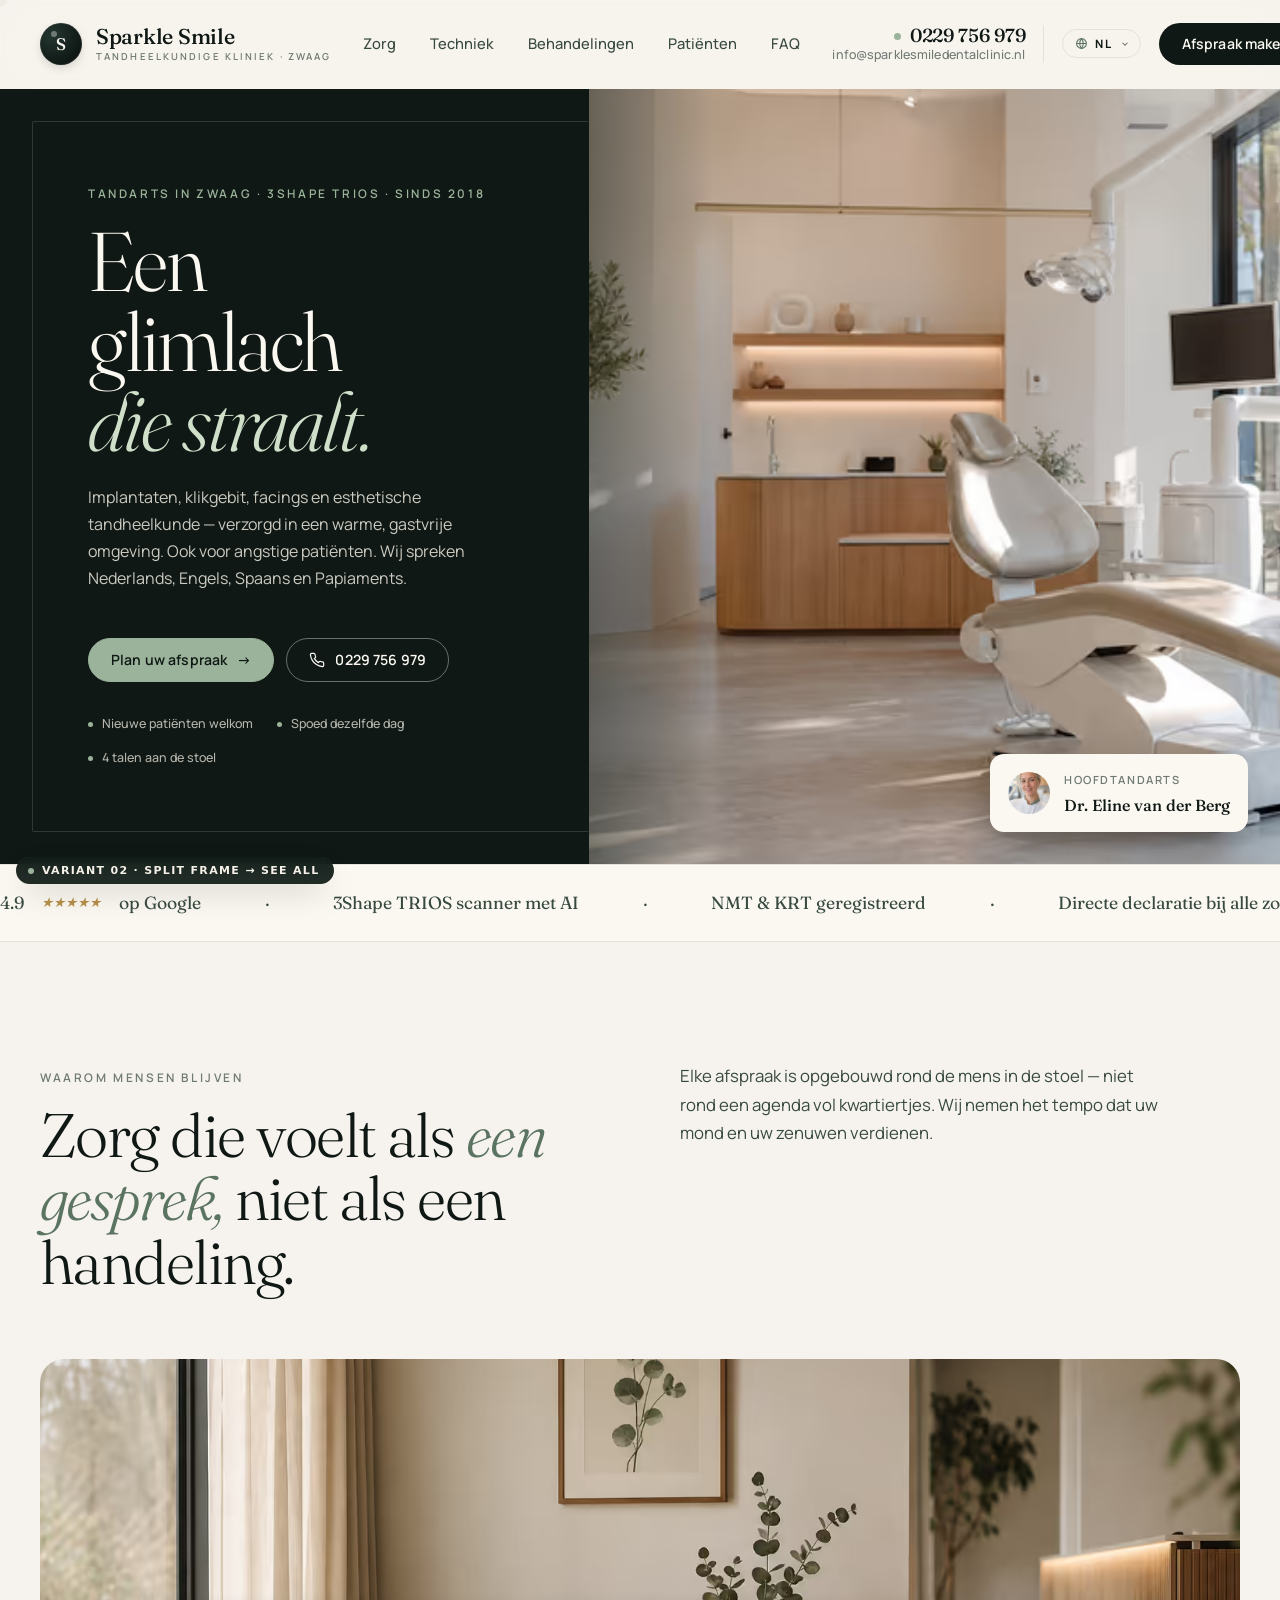
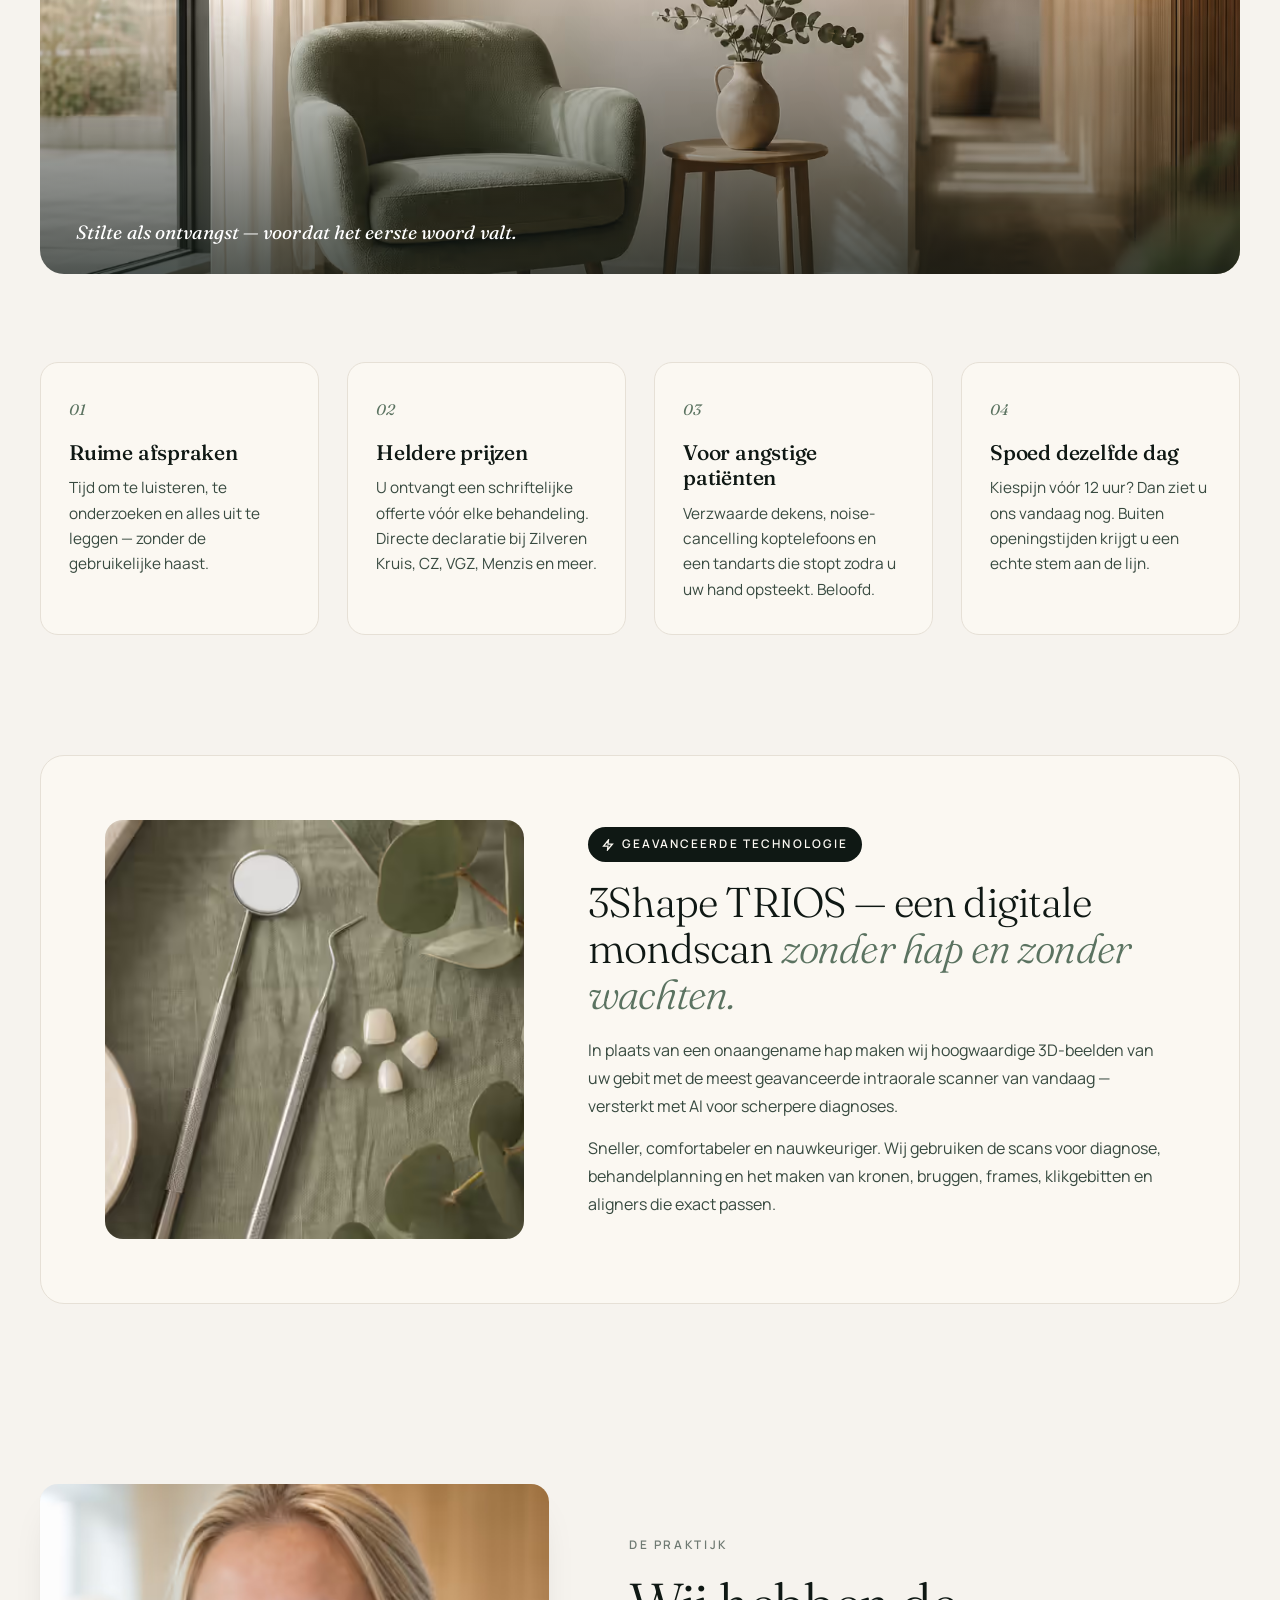
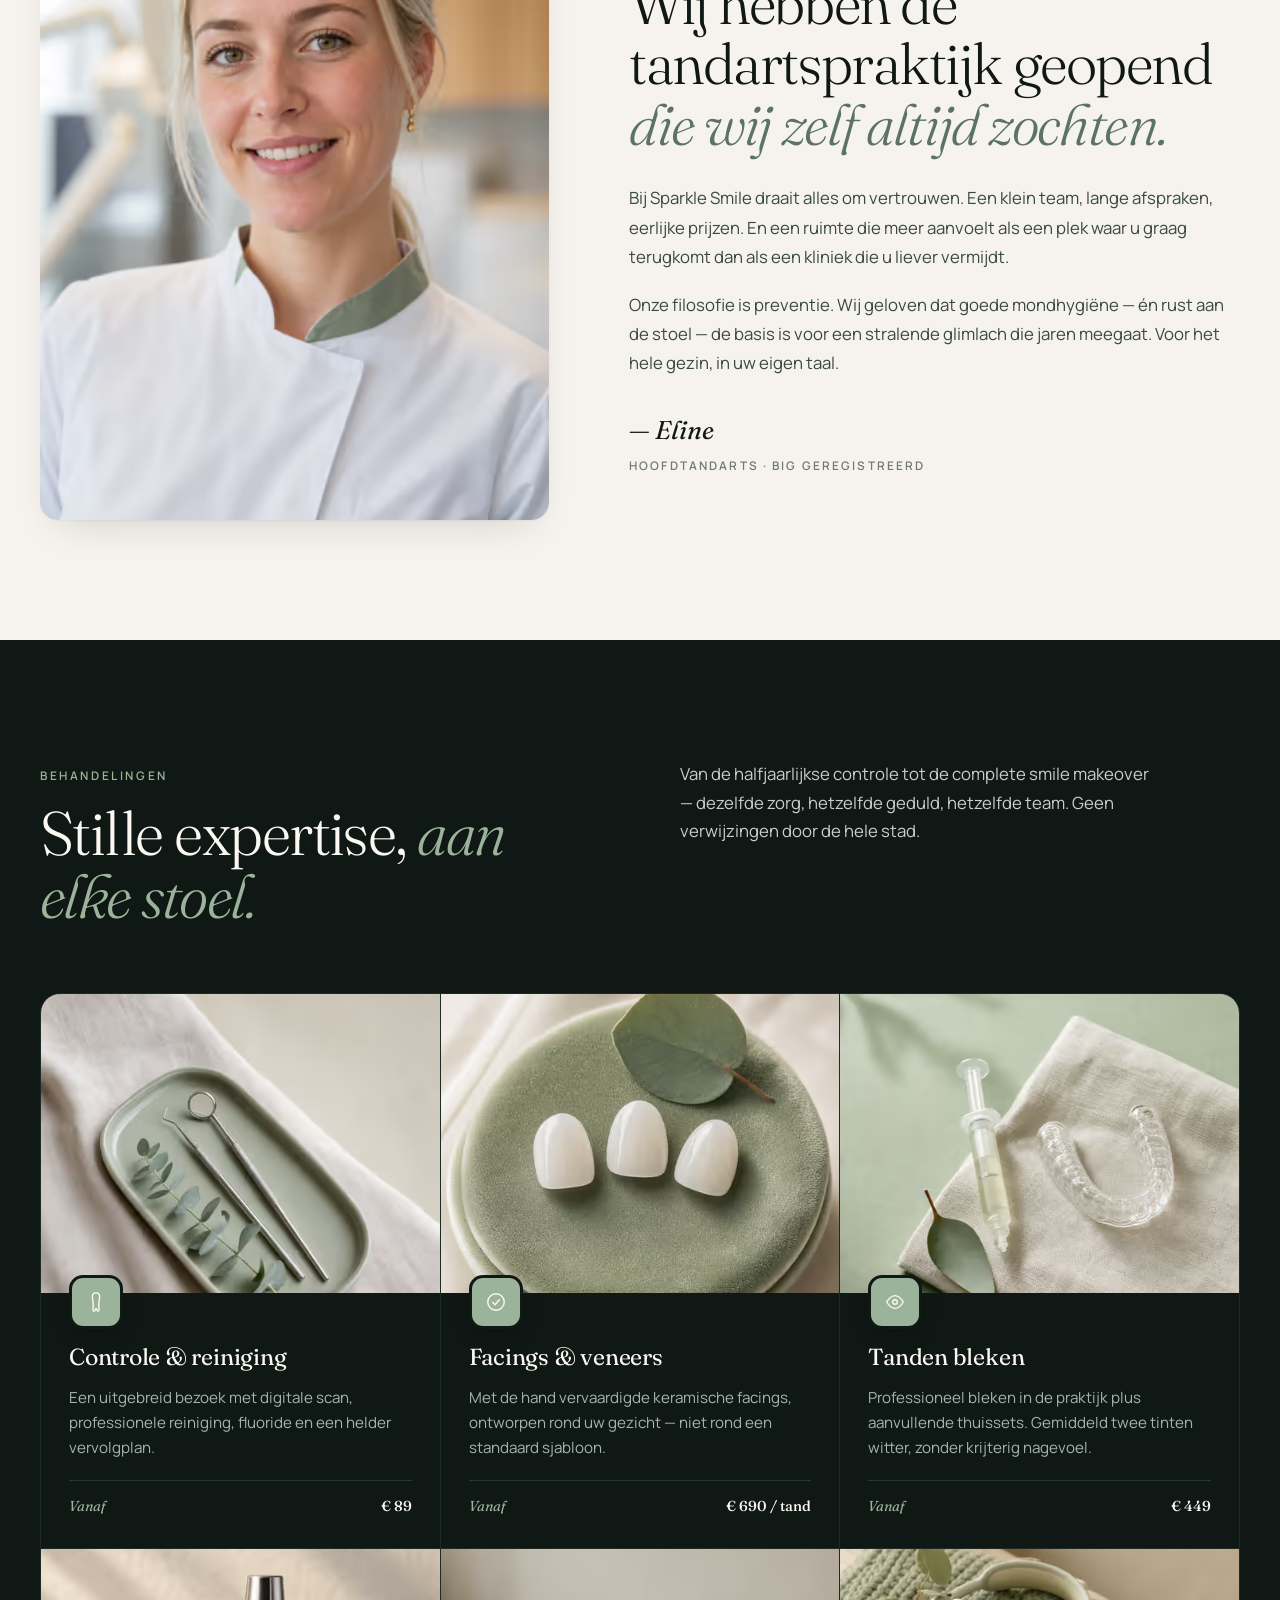
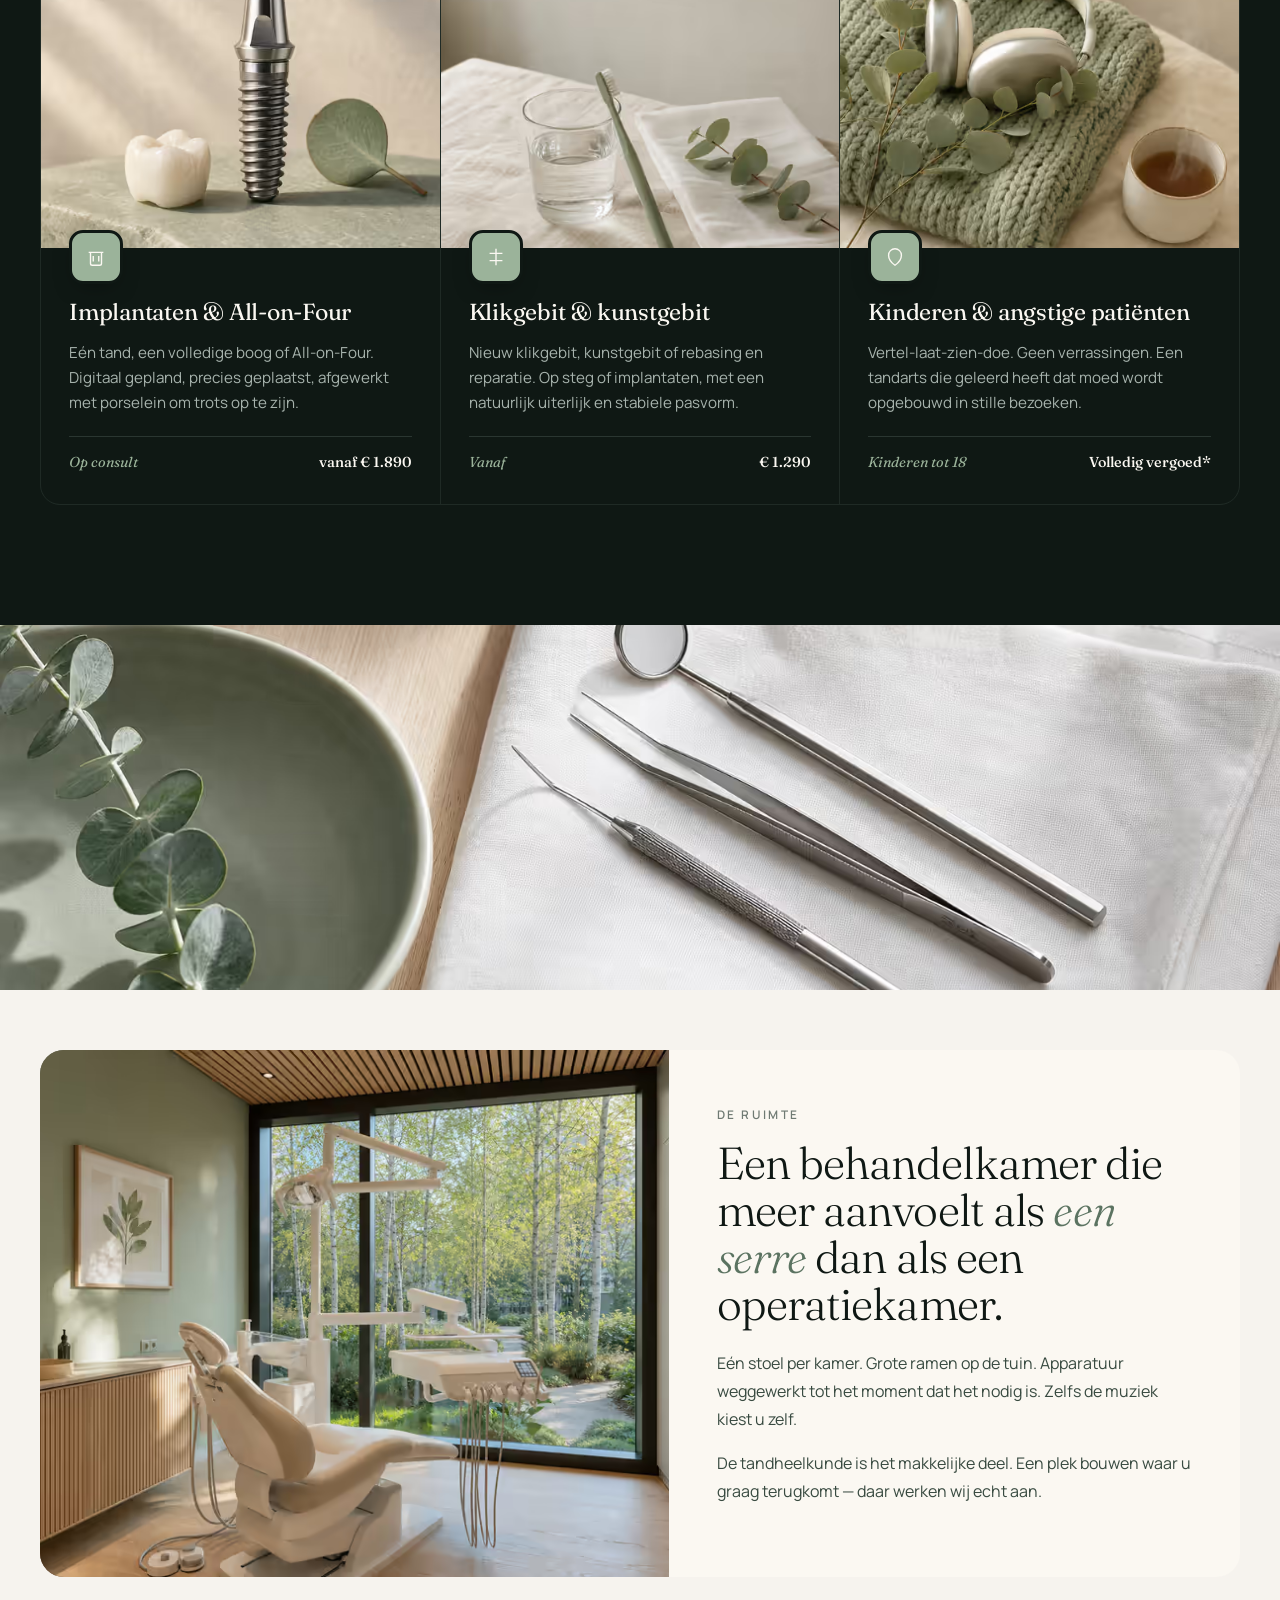
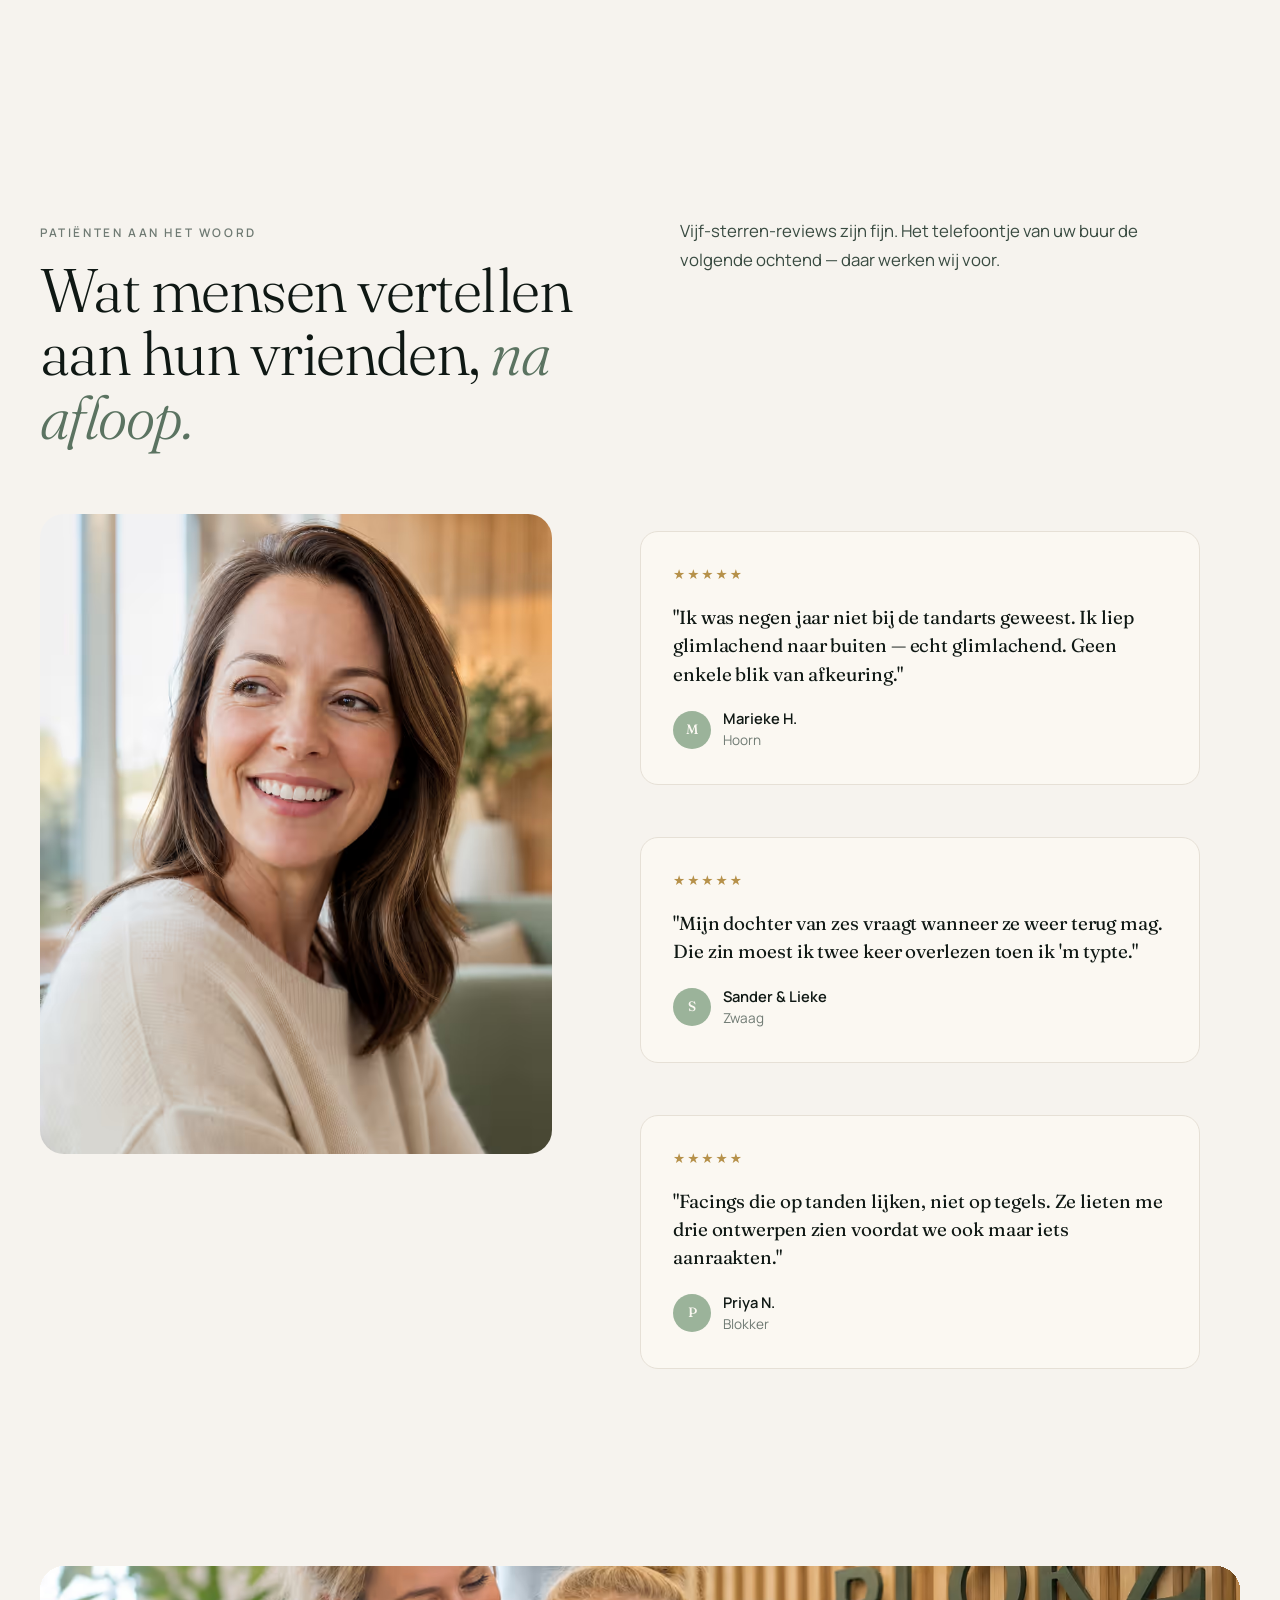
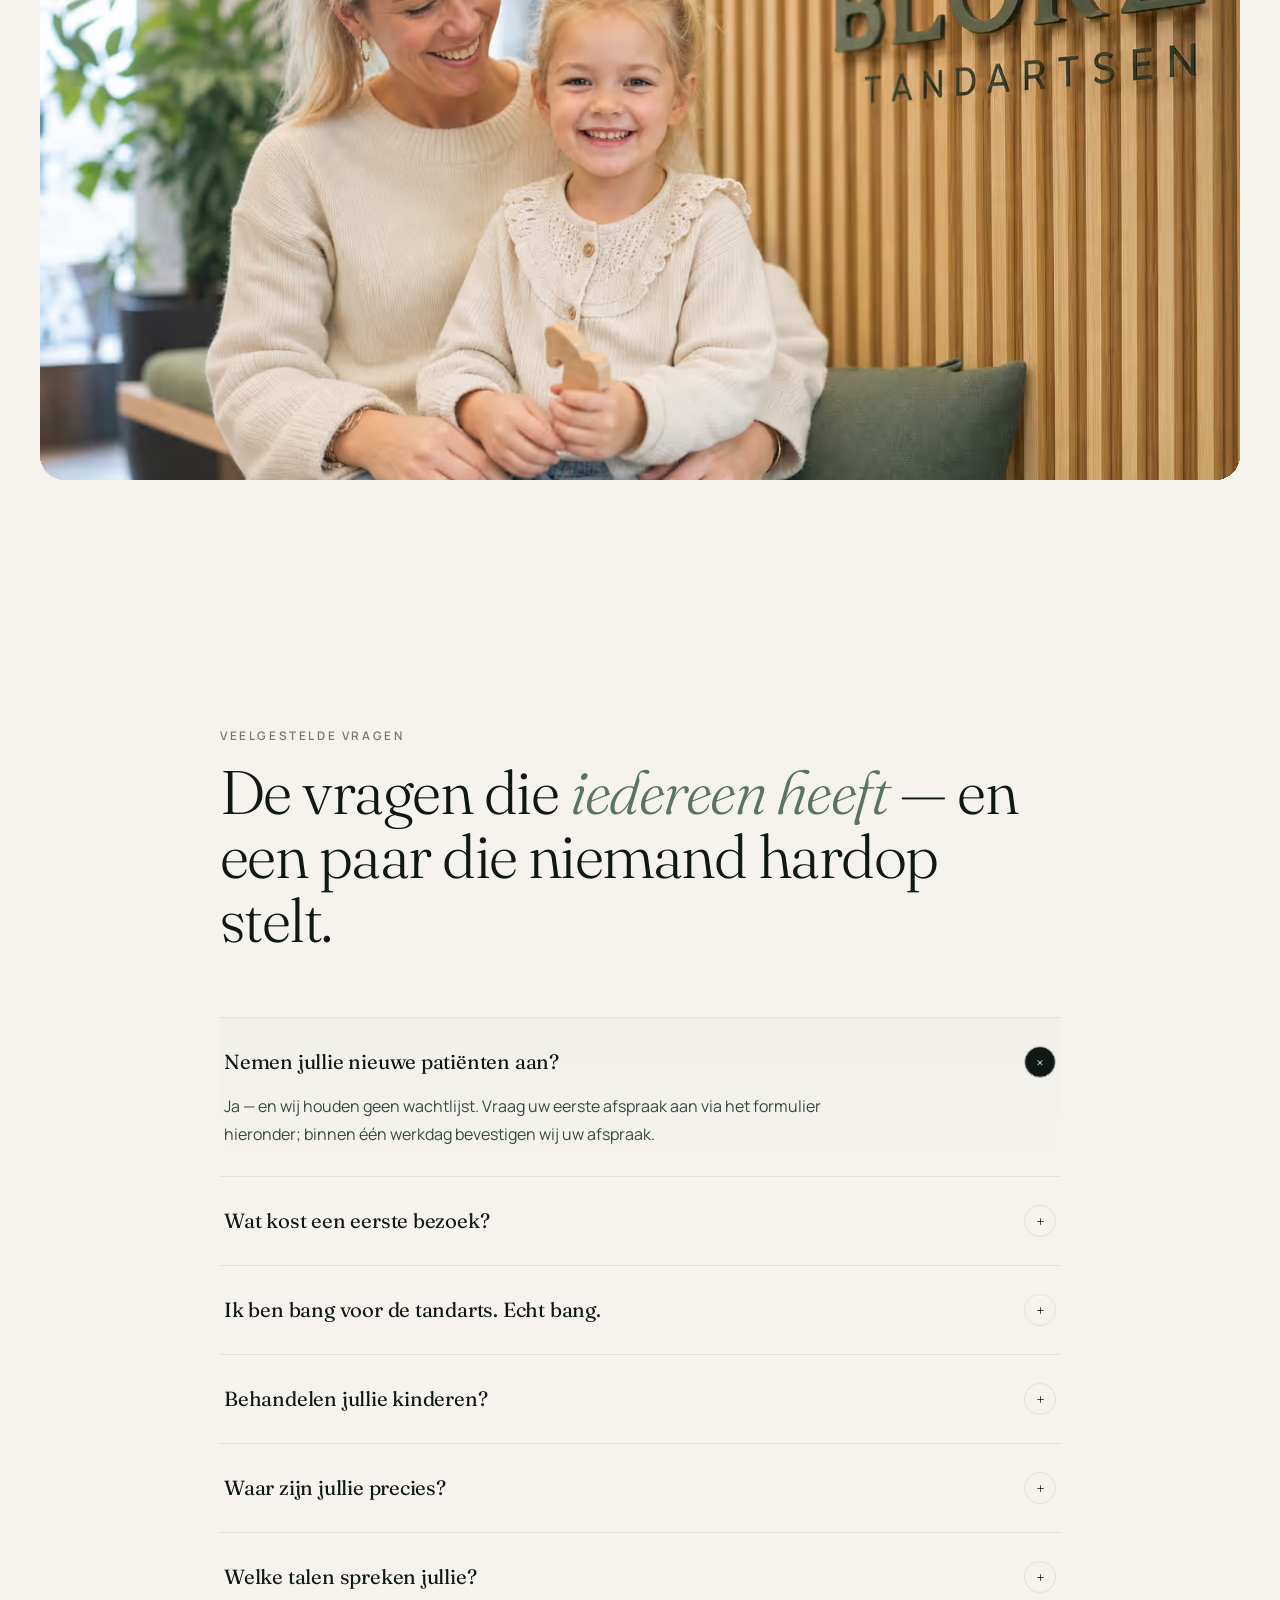
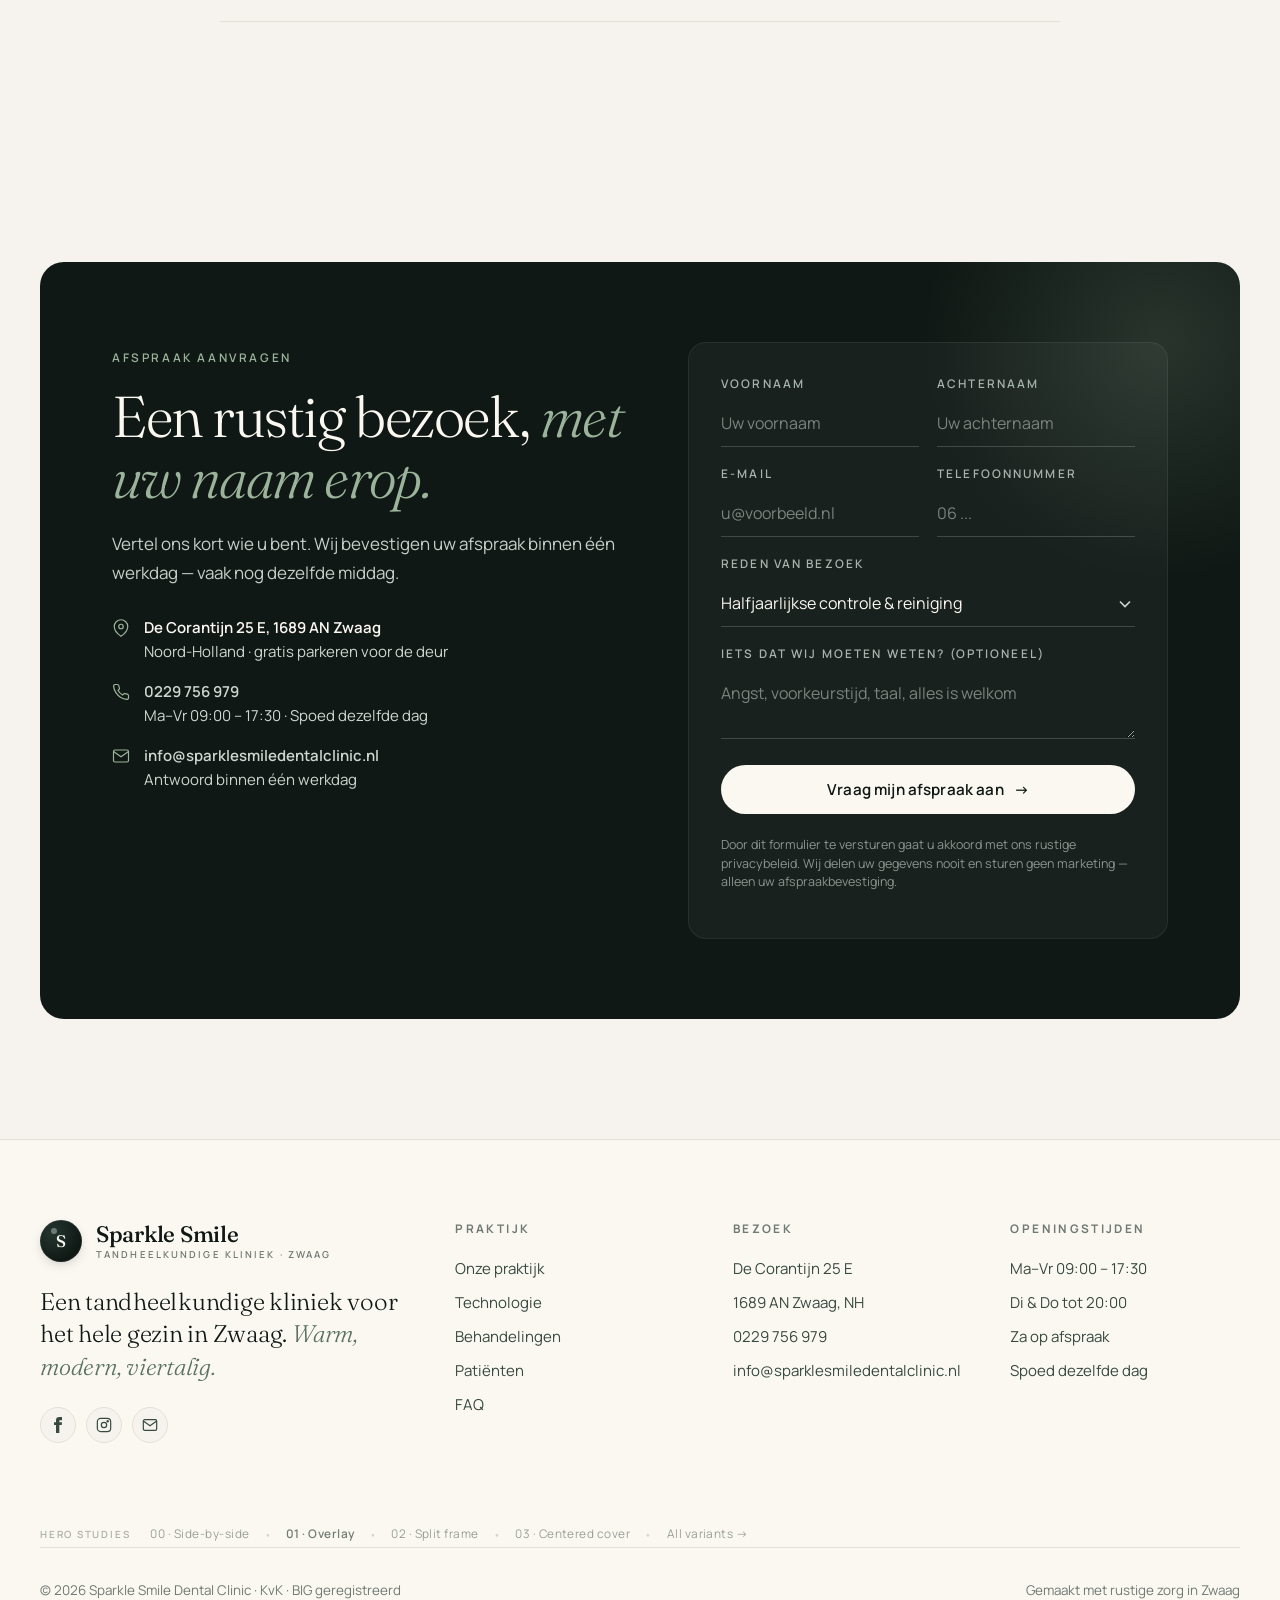
<file: public/variants/v2-split/index.html>
<!doctype html>
<html lang="nl">
<head>
  <base href="../../">
  <meta name="x-variant" content="v2-split">
<meta charset="utf-8" />
<meta name="viewport" content="width=device-width,initial-scale=1,viewport-fit=cover" />
<meta name="theme-color" content="#0f1814" />
<title>Sparkle Smile Dental Clinic — Tandarts in Zwaag</title>
<meta name="description" content="Tandarts in Zwaag voor implantaten, klikgebit, facings en esthetische tandheelkunde. Warme zorg, geavanceerde 3Shape TRIOS techniek, ook voor angstige patiënten." />
<link rel="preconnect" href="https://fonts.googleapis.com">
<link rel="preconnect" href="https://fonts.gstatic.com" crossorigin>
<link rel="dns-prefetch" href="https://fonts.googleapis.com">
<link href="https://fonts.googleapis.com/css2?family=Fraunces:opsz,wght@9..144,300;9..144,400;9..144,500;9..144,600&family=Manrope:wght@300;400;500;600;700&display=swap" rel="stylesheet">
<link rel="preload" as="image" href="img/hero-1400.avif" type="image/avif" imagesrcset="img/hero-800.avif 800w, img/hero-1400.avif 1400w" imagesizes="(max-width: 980px) 92vw, 540px" fetchpriority="high">
<style>
  :root{
    --bg:#f6f3ee;
    --ink:#0f1814;
    --ink-2:#384a40;
    --muted:#6f7a73;
    --line:#e6e0d6;
    --sage:#9bb39a;
    --sage-deep:#5b7361;
    --cream:#fbf8f2;
    --gold:#b6914a;
    --shadow: 0 1px 2px rgba(15,24,20,.04), 0 18px 40px -20px rgba(15,24,20,.18);
    --serif:'Fraunces', ui-serif, Georgia, serif;
    --sans:'Manrope', system-ui, -apple-system, sans-serif;
  }
  *{box-sizing:border-box}
  html,body{margin:0;padding:0;background:var(--bg);color:var(--ink);font-family:var(--sans);-webkit-font-smoothing:antialiased;text-rendering:optimizeLegibility}
  html{scroll-behavior:smooth}
  body{overflow-x:hidden;font-size:16px;line-height:1.6}
  @media(min-width:600px){body{font-size:17px}}
  img,picture{max-width:100%;display:block}
  picture{display:block;width:100%;height:100%}
  picture > img{width:100%;height:100%;object-fit:cover;display:block}
  a{color:inherit;text-decoration:none}
  button{font-family:inherit}
  ::selection{background:var(--ink);color:var(--cream)}

  .serif{font-family:var(--serif);font-weight:400;letter-spacing:-0.01em}
  .display{font-family:var(--serif);font-weight:300;letter-spacing:-0.035em;line-height:.92}
  .hero h1.display br + span,.hero h1.display br + em{display:inline-block}
  .eyebrow{font-family:var(--sans);font-size:.74rem;letter-spacing:.22em;text-transform:uppercase;color:var(--muted);font-weight:600}

  .container{max-width:1280px;margin:0 auto;padding:0 20px}
  @media(min-width:600px){.container{padding:0 28px}}
  @media(min-width:768px){.container{padding:0 40px}}

  /* NAV */
  .nav{position:sticky;top:0;left:0;right:0;z-index:50;backdrop-filter:saturate(160%) blur(14px);background:rgba(246,243,238,.78);border-bottom:1px solid transparent;transition:all .35s cubic-bezier(.2,.7,.2,1)}
  .nav.scrolled{background:rgba(246,243,238,.94);border-bottom-color:var(--line);box-shadow:0 8px 24px -18px rgba(15,24,20,.18)}
  .nav-inner{display:flex;align-items:center;justify-content:space-between;gap:18px;height:68px;transition:height .35s ease}
  @media(min-width:760px){.nav-inner{gap:32px;height:88px}}
  .nav.scrolled .nav-inner{height:60px}
  @media(min-width:760px){.nav.scrolled .nav-inner{height:72px}}
  .brand{display:flex;align-items:center;gap:11px;font-family:var(--serif);font-size:1.18rem;font-weight:500;letter-spacing:-.012em;line-height:1.1;transition:transform .3s;min-width:0;flex:none;white-space:nowrap}
  @media(min-width:760px){.brand{gap:14px;font-size:1.34rem}}
  .brand:hover{transform:translateY(-1px)}
  .brand-mark{width:36px;height:36px;border-radius:50%;background:radial-gradient(circle at 30% 30%,#243630,var(--ink) 70%);display:grid;place-items:center;color:var(--cream);font-family:var(--serif);font-size:.95rem;font-weight:500;flex:none;box-shadow:inset 0 0 0 1px rgba(255,255,255,.06),0 4px 14px -6px rgba(15,24,20,.4);position:relative}
  @media(min-width:760px){.brand-mark{width:42px;height:42px;font-size:1.05rem}}
  .brand-mark::after{content:"";position:absolute;top:7px;left:10px;width:5px;height:5px;border-radius:50%;background:rgba(255,255,255,.35);filter:blur(.5px)}
  @media(min-width:760px){.brand-mark::after{top:8px;left:11px;width:6px;height:6px}}
  .brand-text{min-width:0;overflow:hidden}
  .brand small{display:block;font-family:var(--sans);font-size:.56rem;letter-spacing:.18em;text-transform:uppercase;color:var(--muted);font-weight:600;margin-top:3px;white-space:nowrap;overflow:hidden;text-overflow:ellipsis}
  .brand-sub-full{display:none}
  @media(min-width:760px){.brand small{font-size:.6rem;letter-spacing:.22em}.brand-sub-full{display:inline}}

  .nav-links{display:none;gap:34px;font-size:.92rem;color:var(--ink-2);font-weight:500;white-space:nowrap;justify-content:center;flex:1}
  .nav-links a{position:relative;padding:6px 0}
  .nav-links a::after{content:"";position:absolute;left:0;right:0;bottom:0;height:1px;background:var(--ink);transform:scaleX(0);transform-origin:left;transition:transform .35s cubic-bezier(.2,.7,.2,1)}
  .nav-links a:hover{color:var(--ink)}
  .nav-links a:hover::after{transform:scaleX(1)}
  @media(min-width:1100px){.nav-links{display:flex}}

  /* HAMBURGER */
  .menu-btn{display:inline-flex;align-items:center;justify-content:center;width:44px;height:44px;background:transparent;border:1px solid var(--line);border-radius:50%;cursor:pointer;color:var(--ink);transition:all .25s;flex:none;-webkit-tap-highlight-color:transparent}
  .menu-btn:hover,.menu-btn:focus-visible{border-color:var(--ink);background:var(--cream)}
  .menu-btn .bars{position:relative;width:18px;height:12px}
  .menu-btn .bars span{position:absolute;left:0;right:0;height:1.5px;background:var(--ink);border-radius:1px;transition:transform .35s cubic-bezier(.6,.05,.3,1.2),opacity .2s,top .35s cubic-bezier(.6,.05,.3,1.2),width .35s}
  .menu-btn .bars span:nth-child(1){top:0}
  .menu-btn .bars span:nth-child(2){top:5px;width:13px;left:auto;right:0}
  .menu-btn .bars span:nth-child(3){top:10px}
  body.menu-open .menu-btn .bars span:nth-child(1){top:5px;transform:rotate(45deg)}
  body.menu-open .menu-btn .bars span:nth-child(2){opacity:0;transform:translateX(8px)}
  body.menu-open .menu-btn .bars span:nth-child(3){top:5px;transform:rotate(-45deg);width:18px}
  @media(min-width:1100px){.menu-btn{display:none}}

  /* DRAWER */
  .drawer{position:fixed;inset:0;z-index:90;pointer-events:none;visibility:hidden}
  .drawer-veil{position:absolute;inset:0;background:rgba(15,24,20,.4);opacity:0;transition:opacity .4s;backdrop-filter:blur(4px);-webkit-backdrop-filter:blur(4px)}
  .drawer-panel{position:absolute;top:0;right:0;height:100dvh;width:min(420px,100vw);background:var(--bg);display:flex;flex-direction:column;transform:translateX(100%);transition:transform .5s cubic-bezier(.7,0,.2,1);box-shadow:-30px 0 60px -20px rgba(15,24,20,.25);overflow-y:auto;overscroll-behavior:contain}
  body.menu-open .drawer{pointer-events:auto;visibility:visible}
  body.menu-open .drawer-veil{opacity:1}
  body.menu-open .drawer-panel{transform:translateX(0)}
  body.menu-open{overflow:hidden}
  .drawer-head{display:flex;align-items:center;justify-content:space-between;padding:22px 24px 0;flex:none}
  .drawer-head .brand{font-size:1.18rem}
  .drawer-close{width:44px;height:44px;border:1px solid var(--line);border-radius:50%;background:transparent;color:var(--ink);cursor:pointer;display:grid;place-items:center;transition:all .2s}
  .drawer-close:hover{border-color:var(--ink);background:var(--cream)}
  .drawer-nav{padding:36px 24px 24px;display:flex;flex-direction:column;gap:6px;flex:1}
  .drawer-nav a{display:flex;align-items:baseline;gap:14px;font-family:var(--serif);font-size:2.2rem;font-weight:400;color:var(--ink);line-height:1.05;padding:14px 0;border-bottom:1px solid rgba(15,24,20,.06);transition:color .25s,padding-left .35s cubic-bezier(.2,.7,.2,1);transform:translateX(20px);opacity:0;animation:drawerItem .5s cubic-bezier(.2,.7,.2,1) forwards}
  .drawer-nav a:hover{color:var(--sage-deep);padding-left:8px}
  .drawer-nav a .num{font-family:var(--sans);font-size:.66rem;font-weight:600;letter-spacing:.16em;color:var(--muted);text-transform:uppercase;flex:none;width:24px}
  .drawer-nav a:nth-child(1){animation-delay:.18s}
  .drawer-nav a:nth-child(2){animation-delay:.24s}
  .drawer-nav a:nth-child(3){animation-delay:.3s}
  .drawer-nav a:nth-child(4){animation-delay:.36s}
  .drawer-nav a:nth-child(5){animation-delay:.42s}
  body:not(.menu-open) .drawer-nav a{animation:none;opacity:0;transform:translateX(20px)}
  @keyframes drawerItem{to{opacity:1;transform:translateX(0)}}
  .drawer-foot{padding:24px;border-top:1px solid var(--line);display:flex;flex-direction:column;gap:14px;flex:none;background:var(--cream)}
  .drawer-foot a{display:flex;align-items:center;gap:12px;color:var(--ink);font-size:.95rem}
  .drawer-foot a svg{color:var(--sage-deep);flex:none}
  .drawer-foot .small{font-size:.78rem;color:var(--muted);margin-top:4px;line-height:1.5}
  .drawer-cta{margin-top:8px;background:var(--ink);color:var(--cream)!important;padding:14px 20px;border-radius:999px;font-weight:600;font-size:.92rem;text-align:center;letter-spacing:.01em;display:flex;align-items:center;justify-content:center;gap:10px}
  .drawer-cta .arr{transition:transform .3s}
  .drawer-cta:hover .arr{transform:translateX(4px)}

  /* RIGHT CLUSTER */
  .nav-right{display:flex;align-items:center;gap:10px}
  @media(min-width:760px){.nav-right{gap:18px}}
  /* hide booking CTA below desktop, FAB + drawer handle it */
  .nav-right > .btn{display:none}
  @media(min-width:1100px){.nav-right > .btn{display:inline-flex}}
  .nav-contact{display:none;flex-direction:column;align-items:flex-end;gap:1px;line-height:1.15;text-align:right;padding-right:18px;border-right:1px solid var(--line);transition:opacity .3s}
  .nav.scrolled .nav-contact{opacity:.85}
  .nav-contact a{transition:color .25s}
  .nav-contact a:hover{color:var(--sage-deep)}
  .nav-contact-phone{font-family:var(--serif);font-size:1.18rem;font-weight:500;color:var(--ink);letter-spacing:-.005em;display:inline-flex;align-items:center;gap:9px}
  .nav-contact-phone .pulse{width:7px;height:7px;border-radius:50%;background:var(--sage);box-shadow:0 0 0 0 rgba(155,179,154,.7);animation:dot-pulse 2.4s ease-in-out infinite}
  @keyframes dot-pulse{0%,100%{box-shadow:0 0 0 0 rgba(155,179,154,.6)}50%{box-shadow:0 0 0 6px rgba(155,179,154,0)}}
  .nav-contact-mail{font-size:.78rem;color:var(--muted);letter-spacing:.01em;font-weight:500}
  @media(min-width:880px){.nav-contact{display:flex}}

  /* LANG DROPDOWN */
  .lang{position:relative;font-family:var(--sans)}
  .lang-trigger{display:inline-flex;align-items:center;gap:7px;background:transparent;border:1px solid var(--line);color:var(--ink);padding:7px 10px 7px 12px;border-radius:999px;font-size:.72rem;font-weight:700;letter-spacing:.14em;text-transform:uppercase;cursor:pointer;transition:all .25s;line-height:1}
  .lang-trigger:hover{border-color:var(--ink)}
  .lang-trigger .globe{color:var(--sage-deep)}
  .lang-trigger .chev{transition:transform .25s;opacity:.6}
  .lang.open .lang-trigger{border-color:var(--ink);background:var(--cream)}
  .lang.open .lang-trigger .chev{transform:rotate(180deg)}
  .lang-menu{position:absolute;top:calc(100% + 8px);right:0;min-width:180px;background:var(--cream);border:1px solid var(--line);border-radius:14px;padding:6px;box-shadow:0 18px 40px -18px rgba(15,24,20,.22),0 1px 2px rgba(15,24,20,.04);opacity:0;transform:translateY(-6px) scale(.98);transform-origin:top right;pointer-events:none;transition:opacity .22s,transform .22s cubic-bezier(.2,.7,.2,1);z-index:60}
  .lang.open .lang-menu{opacity:1;transform:none;pointer-events:auto}
  .lang-menu button{display:flex;width:100%;align-items:center;gap:12px;background:transparent;border:none;padding:10px 12px;border-radius:10px;font-family:var(--sans);font-size:.86rem;font-weight:500;color:var(--ink-2);cursor:pointer;text-align:left;letter-spacing:.005em;transition:background .2s,color .2s}
  .lang-menu button:hover{background:rgba(155,179,154,.16);color:var(--ink)}
  .lang-menu button .flag{font-size:.6rem;line-height:1;font-weight:700;letter-spacing:.06em;color:var(--muted);background:var(--bg);border:1px solid var(--line);padding:3px 5px;border-radius:4px;min-width:24px;text-align:center}
  .lang-menu button .name{flex:1}
  .lang-menu button .check{opacity:0;color:var(--sage-deep);transition:opacity .2s}
  .lang-menu button.active{color:var(--ink);font-weight:600}
  .lang-menu button.active .check{opacity:1}
  .btn{display:inline-flex;align-items:center;gap:10px;padding:13px 22px;border-radius:999px;font-size:.88rem;font-weight:600;letter-spacing:.01em;transition:transform .25s,background .25s,color .25s,box-shadow .25s;border:1px solid transparent;cursor:pointer;line-height:1;font-family:var(--sans);white-space:nowrap}
  .btn-primary{background:var(--ink);color:var(--cream)}
  .btn-primary:hover{transform:translateY(-1px);box-shadow:var(--shadow)}
  .btn-ghost{background:transparent;color:var(--ink);border-color:var(--ink)}
  .btn-ghost:hover{background:var(--ink);color:var(--cream)}
  .btn .arr{transition:transform .3s}
  .btn:hover .arr{transform:translateX(4px)}

  /* HERO — V2 split frame */
  .hero{position:relative;padding:0;overflow:hidden;background:var(--ink)}
  .hero-frame{display:grid;grid-template-columns:1fr;min-height:560px}
  @media(min-width:980px){.hero-frame{grid-template-columns:46% 1fr;min-height:min(86vh,760px)}}
  .hero-side{background:var(--ink);color:var(--cream);padding:56px 28px;display:flex;flex-direction:column;justify-content:center;position:relative;order:1}
  @media(min-width:980px){.hero-side{padding:72px 64px;order:1}}
  @media(min-width:1280px){.hero-side{padding:96px 88px}}
  .hero-side::before{content:"";position:absolute;left:24px;top:24px;right:24px;bottom:24px;border:1px solid rgba(155,179,154,.22);pointer-events:none;border-radius:2px}
  @media(min-width:980px){.hero-side::before{left:32px;top:32px;right:0;bottom:32px;border-right:none}}
  .hero-side .eyebrow{color:var(--sage)}
  .hero-side h1{font-family:var(--serif);font-weight:300;font-size:clamp(2.6rem,8vw,5.2rem);margin:18px 0 0;line-height:.96;letter-spacing:-.025em;color:var(--cream);position:relative;z-index:1}
  .hero-side h1 em{font-style:italic;color:#cfdfca;font-weight:300}
  .hero-side .hero-lede{margin-top:22px;max-width:440px;font-size:1rem;line-height:1.7;color:rgba(245,241,232,.82);position:relative;z-index:1}
  .hero-side .hero-cta{margin-top:30px;display:flex;flex-wrap:wrap;gap:12px;position:relative;z-index:1}
  .hero-side .hero-cta .btn{flex:1 1 auto;min-width:0;justify-content:center}
  @media(min-width:600px){.hero-side .hero-cta .btn{flex:0 0 auto;justify-content:flex-start}}
  .hero-side .btn-primary{background:var(--sage);color:var(--ink);border-color:var(--sage)}
  .hero-side .btn-primary:hover{background:#b1c5b0;border-color:#b1c5b0}
  .hero-side .btn-ghost{background:transparent;color:var(--cream);border-color:rgba(245,241,232,.4)}
  .hero-side .btn-ghost:hover{background:var(--cream);color:var(--ink);border-color:var(--cream)}
  .hero-side .hero-meta{margin-top:32px;display:flex;flex-wrap:wrap;gap:14px 24px;font-size:.78rem;color:rgba(245,241,232,.72);font-weight:500;position:relative;z-index:1}
  .hero-side .hero-meta .dot{width:5px;height:5px;border-radius:50%;background:var(--sage);display:inline-block;margin-right:9px;vertical-align:middle}
  .hero-img-pane{position:relative;order:2;background:#1a2520;overflow:hidden;min-height:340px}
  @media(min-width:980px){.hero-img-pane{order:2;min-height:0}}
  .hero-img-pane>picture,.hero-img-pane>img{position:absolute;inset:0;width:100%;height:100%;object-fit:cover;display:block;transform:scale(1.04);transition:transform 12s cubic-bezier(.2,.7,.2,1)}
  .hero-img-pane>picture img{position:absolute;inset:0;width:100%;height:100%;object-fit:cover;display:block;transform:scale(1.04);transition:transform 12s cubic-bezier(.2,.7,.2,1)}
  .hero-img-pane.in>picture img,.hero-img-pane.in>img{transform:scale(1)}
  .hero-img-pane::after{content:"";position:absolute;inset:0;background:linear-gradient(90deg,rgba(15,26,21,.5) 0%,rgba(15,26,21,0) 30%);pointer-events:none}
  @media(min-width:980px){.hero-img-pane::after{background:linear-gradient(90deg,rgba(15,26,21,.4) 0%,rgba(15,26,21,0) 18%)}}
  .hero-badge{position:absolute;z-index:3;bottom:18px;right:14px;background:var(--cream);padding:11px 14px;border-radius:12px;display:flex;align-items:center;gap:11px;font-size:.82rem;box-shadow:0 18px 40px -12px rgba(0,0,0,.45);max-width:260px;color:var(--ink)}
  @media(min-width:980px){.hero-badge{bottom:32px;right:32px;padding:14px 18px;border-radius:14px;gap:14px;font-size:.88rem;max-width:280px}}
  .hero-badge .av{width:42px;height:42px;border-radius:50%;background:var(--sage);overflow:hidden;flex:none}
  .hero-badge .av img{width:100%;height:100%;object-fit:cover}
  .hero-badge .label{color:var(--muted);font-size:.7rem;letter-spacing:.14em;text-transform:uppercase;font-weight:600}
  .hero-badge strong{display:block;font-family:var(--serif);font-weight:500;font-size:1rem;margin-top:2px;color:var(--ink)}

  /* TRUST STRIP */
  .strip{padding:24px 0;border-top:1px solid var(--line);border-bottom:1px solid var(--line);background:var(--cream);overflow:hidden}
  .strip-track{display:flex;gap:64px;align-items:center;white-space:nowrap;animation:scroll 38s linear infinite;font-family:var(--serif);font-size:1.1rem;color:var(--ink-2)}
  .strip-track span{display:inline-flex;align-items:center;gap:18px}
  .strip-track .star{color:var(--gold);font-size:.85rem}
  @keyframes scroll{from{transform:translateX(0)}to{transform:translateX(-50%)}}

  /* SECTIONS */
  section{padding:80px 0}
  @media(min-width:760px){section{padding:120px 0}}
  .section-head{display:grid;grid-template-columns:1fr;gap:20px;margin-bottom:44px}
  @media(min-width:760px){.section-head{margin-bottom:64px}}
  @media(min-width:900px){.section-head{grid-template-columns:1fr 1fr;gap:80px}}
  .section-head h2{font-size:clamp(2.2rem,4.8vw,4rem);margin:14px 0 0;font-family:var(--serif);font-weight:300;letter-spacing:-.025em;line-height:1.04}
  .section-head h2 em{font-style:italic;color:var(--sage-deep)}
  .section-head p{margin:0;color:var(--ink-2);font-size:1.05rem;line-height:1.7;max-width:48ch}

  .reveal{opacity:0;transform:translateY(28px);transition:opacity .9s cubic-bezier(.2,.7,.2,1),transform .9s cubic-bezier(.2,.7,.2,1)}
  .reveal.in{opacity:1;transform:none}
  .reveal.d1{transition-delay:.1s}.reveal.d2{transition-delay:.2s}.reveal.d3{transition-delay:.3s}.reveal.d4{transition-delay:.4s}

  /* PROMISES */
  .promises{display:grid;grid-template-columns:1fr;gap:28px}
  @media(min-width:760px){.promises{grid-template-columns:repeat(2,1fr)}}
  @media(min-width:1080px){.promises{grid-template-columns:repeat(4,1fr)}}
  .promise{padding:32px 28px;background:var(--cream);border-radius:18px;border:1px solid var(--line);transition:transform .4s,box-shadow .4s}
  .promise:hover{transform:translateY(-4px);box-shadow:var(--shadow)}
  .promise .num{font-family:var(--serif);font-style:italic;font-size:.95rem;color:var(--sage-deep)}
  .promise h3{font-family:var(--serif);font-weight:500;font-size:1.32rem;margin:18px 0 10px;letter-spacing:-.01em;line-height:1.2}
  .promise p{margin:0;color:var(--ink-2);line-height:1.65;font-size:.96rem}

  /* TREATMENTS */
  .treat-bg{background:var(--ink);color:var(--cream)}
  .treat-bg .section-head h2{color:var(--cream)}
  .treat-bg .section-head h2 em{color:var(--sage)}
  .treat-bg .section-head p{color:#c8cfca}
  .treat-bg .eyebrow{color:var(--sage)}
  .treatments{display:grid;grid-template-columns:1fr;gap:1px;background:#1f2a25;border-radius:20px;overflow:hidden;border:1px solid #1f2a25}
  @media(min-width:680px){.treatments{grid-template-columns:1fr 1fr}}
  @media(min-width:1080px){.treatments{grid-template-columns:1fr 1fr 1fr}}
  .treat{background:var(--ink);display:flex;flex-direction:column;min-height:280px;transition:background .5s;cursor:pointer;position:relative;overflow:hidden}
  .treat-img{aspect-ratio:4/3;width:100%;overflow:hidden;background:#1a2520;position:relative}
  .treat-img picture,.treat-img img{width:100%;height:100%;object-fit:cover;display:block;transition:transform 1.2s cubic-bezier(.22,1,.36,1)}
  /* Treatment imagery is natively sage-toned, no filter needed */
  .treat:hover .treat-img img{transform:scale(1.035)}
  .treat-body{padding:28px 28px 30px;display:flex;flex-direction:column;gap:14px;position:relative}
  .treat .num{display:none}
  .treat .ic{margin-top:-46px;border:3px solid var(--ink);background:var(--sage);color:var(--cream);width:54px;height:54px;border-radius:14px;display:grid;place-items:center;align-self:flex-start;position:relative;z-index:2;box-shadow:0 8px 22px -10px rgba(0,0,0,.5)}
  .treat:hover{background:#162119}
  .treat h3{font-family:var(--serif);font-weight:400;font-size:1.45rem;margin:0;letter-spacing:-.01em;line-height:1.2}
  .treat p{margin:0;color:#a7b3ad;font-size:.95rem;line-height:1.65;flex:1}
  .treat .price{font-family:var(--serif);font-style:italic;color:var(--sage);font-size:.9rem;border-top:1px solid #2a3631;padding-top:14px;margin-top:6px;display:flex;justify-content:space-between;align-items:baseline}
  .treat .price b{font-style:normal;color:var(--cream);font-weight:500}

  /* TECH HIGHLIGHT */
  .tech-card{display:grid;grid-template-columns:1fr;gap:36px;align-items:center;background:var(--cream);border-radius:24px;padding:48px;border:1px solid var(--line)}
  @media(min-width:880px){.tech-card{grid-template-columns:1fr 1.4fr;padding:64px;gap:64px}}
  .tech-card .badge{display:inline-flex;align-items:center;gap:8px;background:var(--ink);color:var(--cream);padding:8px 14px;border-radius:999px;font-size:.74rem;letter-spacing:.18em;text-transform:uppercase;font-weight:600;margin-bottom:18px}
  .tech-card h3{font-family:var(--serif);font-weight:300;font-size:clamp(1.8rem,3.4vw,2.6rem);line-height:1.1;letter-spacing:-.02em;margin:0 0 18px}
  .tech-card h3 em{font-style:italic;color:var(--sage-deep)}
  .tech-card p{color:var(--ink-2);line-height:1.75;font-size:1rem;margin:0 0 14px}
  .tech-img{aspect-ratio:1/1;border-radius:18px;overflow:hidden;background:var(--bg)}
  .tech-img img{width:100%;height:100%;object-fit:cover}

  /* STORY */
  .story{display:grid;grid-template-columns:1fr;gap:48px;align-items:center}
  @media(min-width:980px){.story{grid-template-columns:1fr 1.2fr;gap:80px}}
  .story-img{position:relative;aspect-ratio:4/5;border-radius:18px;overflow:hidden;box-shadow:var(--shadow)}
  .story-img img{width:100%;height:100%;object-fit:cover}
  .story h2{font-size:clamp(2rem,4.5vw,3.6rem);font-family:var(--serif);font-weight:300;line-height:1.05;margin:18px 0 28px;letter-spacing:-.025em}
  .story h2 em{font-style:italic;color:var(--sage-deep)}
  .story p{color:var(--ink-2);font-size:1.05rem;line-height:1.75;margin:0 0 18px}
  .signature{margin-top:32px;font-family:var(--serif);font-style:italic;font-size:1.6rem;color:var(--ink)}
  .signature small{display:block;font-family:var(--sans);font-style:normal;font-size:.74rem;letter-spacing:.18em;text-transform:uppercase;color:var(--muted);margin-top:6px;font-weight:600}

  /* SPLIT EDITORIAL */
  .split{background:var(--cream);border-radius:24px;overflow:hidden;display:grid;grid-template-columns:1fr;align-items:stretch}
  @media(min-width:900px){.split{grid-template-columns:1.1fr 1fr}}
  .split-img{position:relative;min-height:420px}
  .split-img img{position:absolute;inset:0;width:100%;height:100%;object-fit:cover}
  .split-body{padding:56px 48px;display:flex;flex-direction:column;justify-content:center}
  .split-body h3{font-family:var(--serif);font-weight:300;font-size:clamp(1.8rem,3.6vw,2.8rem);line-height:1.05;margin:14px 0 22px;letter-spacing:-.02em}
  .split-body h3 em{font-style:italic;color:var(--sage-deep)}
  .split-body p{color:var(--ink-2);line-height:1.75;font-size:1rem;margin:0 0 16px}

  /* TESTIMONIALS */
  .quotes{display:grid;grid-template-columns:1fr;gap:28px}
  @media(min-width:820px){.quotes{grid-template-columns:repeat(3,1fr)}}
  .quote{padding:32px;background:var(--cream);border-radius:18px;border:1px solid var(--line);display:flex;flex-direction:column;gap:18px}
  .quote .stars{color:var(--gold);font-size:.85rem;letter-spacing:2px}
  .quote blockquote{margin:0;font-family:var(--serif);font-weight:400;font-size:1.18rem;line-height:1.5;letter-spacing:-.005em;color:var(--ink)}
  .quote .who{display:flex;align-items:center;gap:12px;margin-top:auto;color:var(--muted);font-size:.85rem}
  .quote .who .av{width:38px;height:38px;border-radius:50%;background:var(--sage);display:grid;place-items:center;color:var(--cream);font-family:var(--serif);font-weight:500}
  .quote .who b{display:block;color:var(--ink);font-weight:600;font-family:var(--sans);font-size:.92rem}

  /* FAQ */
  .faq-list{border-top:1px solid var(--line)}
  details{border-bottom:1px solid var(--line);padding:28px 4px;transition:background .25s}
  details[open]{background:linear-gradient(to bottom, rgba(155,179,154,.05), transparent)}
  summary{list-style:none;cursor:pointer;display:flex;justify-content:space-between;align-items:center;gap:24px;font-family:var(--serif);font-size:1.28rem;font-weight:400;color:var(--ink);letter-spacing:-.01em;line-height:1.3}
  summary::-webkit-details-marker{display:none}
  summary .plus{width:32px;height:32px;border-radius:50%;border:1px solid var(--line);display:grid;place-items:center;flex:none;transition:transform .3s,background .3s,color .3s;font-size:1rem}
  details[open] summary .plus{transform:rotate(45deg);background:var(--ink);color:var(--cream)}
  details p{margin:14px 0 0;color:var(--ink-2);line-height:1.75;max-width:64ch;font-size:1rem}

  /* BOOKING */
  .booking{background:var(--ink);color:var(--cream);border-radius:24px;padding:36px 22px;display:grid;grid-template-columns:1fr;gap:36px;position:relative;overflow:hidden;min-width:0;max-width:100%}
  @media(min-width:600px){.booking{padding:48px 36px}}
  @media(min-width:980px){.booking{grid-template-columns:1.1fr 1fr;padding:80px 72px;gap:48px}}
  .booking::before{content:"";position:absolute;right:-160px;top:-160px;width:480px;height:480px;border-radius:50%;background:radial-gradient(circle,rgba(155,179,154,.18),transparent 70%);pointer-events:none}
  .booking h2{font-family:var(--serif);font-weight:300;font-size:clamp(1.9rem,7vw,3.6rem);margin:18px 0 22px;letter-spacing:-.025em;line-height:1.05;overflow-wrap:break-word}
  .booking h2 em{font-style:italic;color:var(--sage)}
  .booking p{color:#c8cfca;line-height:1.7;margin:0 0 14px}
  .booking .info{margin-top:28px;display:grid;gap:16px;font-size:.94rem;color:#cfd6d1;min-width:0;max-width:100%}
  .booking .info .row{display:flex;gap:14px;align-items:flex-start;min-width:0}
  .booking .info .row > div{min-width:0;overflow-wrap:anywhere}
  .booking .info svg{flex:none;color:var(--sage);margin-top:3px}
  .booking .info b{color:var(--cream);font-weight:600}
  .booking .info a{color:#cfd6d1}
  .booking .info a:hover{color:var(--sage)}
  .form{display:grid;gap:18px;background:rgba(255,255,255,.04);padding:24px 20px;border-radius:18px;border:1px solid rgba(255,255,255,.07);position:relative;z-index:1;min-width:0;max-width:100%}
  @media(min-width:600px){.form{padding:32px}}
  .field{display:flex;flex-direction:column;gap:8px;min-width:0}
  .field label{font-size:.74rem;letter-spacing:.18em;text-transform:uppercase;color:#a7b3ad;font-weight:600}
  .field input,.field select,.field textarea{background:transparent;border:none;border-bottom:1px solid rgba(255,255,255,.18);padding:10px 0 12px;color:var(--cream);font-family:var(--sans);font-size:1rem;outline:none;transition:border-color .25s;width:100%;max-width:100%;box-sizing:border-box;min-width:0;display:block}
  .field select{appearance:none;-webkit-appearance:none;-moz-appearance:none;background-image:url("data:image/svg+xml;utf8,<svg xmlns='http://www.w3.org/2000/svg' width='12' height='8' viewBox='0 0 12 8' fill='none' stroke='%23cfd6d1' stroke-width='1.6'><polyline points='1 1.5 6 6.5 11 1.5'/></svg>");background-repeat:no-repeat;background-position:right 4px center;background-size:12px 8px;padding-right:24px;text-overflow:ellipsis}
  .field textarea{resize:vertical;min-height:60px}
  .field input::placeholder,.field textarea::placeholder{color:#7a857f}
  .field input:focus,.field select:focus,.field textarea:focus{border-color:var(--sage)}
  .field select option{background:#0f1814;color:var(--cream)}
  .form-row{display:grid;grid-template-columns:1fr;gap:18px;min-width:0}
  @media(min-width:540px){.form-row{grid-template-columns:1fr 1fr}}
  .form .btn-primary{background:var(--cream);color:var(--ink);justify-content:center;padding:16px 24px;font-size:.95rem;margin-top:8px;font-weight:600}
  .form .btn-primary:hover{background:var(--sage);color:var(--ink)}
  .form .small{font-size:.78rem;color:#8b958f;margin-top:4px;line-height:1.5}

  /* FOOTER */
  footer{padding:80px 0 48px;background:var(--cream);border-top:1px solid var(--line)}
  .foot-grid{display:grid;grid-template-columns:1fr;gap:48px;margin-bottom:56px}
  @media(min-width:760px){.foot-grid{grid-template-columns:1.6fr 1fr 1fr 1fr}}
  .foot-grid h4{font-family:var(--sans);font-size:.74rem;letter-spacing:.2em;text-transform:uppercase;color:var(--muted);margin:0 0 18px;font-weight:700}
  .foot-grid ul{list-style:none;padding:0;margin:0;display:flex;flex-direction:column;gap:10px;font-size:.94rem;color:var(--ink-2)}
  .foot-grid ul a:hover{color:var(--ink)}
  .foot-tag{font-family:var(--serif);font-size:1.5rem;line-height:1.35;letter-spacing:-.01em;color:var(--ink);max-width:36ch;font-weight:300}
  .foot-tag em{font-style:italic;color:var(--sage-deep)}
  .foot-bottom{padding-top:32px;border-top:1px solid var(--line);display:flex;flex-wrap:wrap;justify-content:space-between;gap:16px;font-size:.84rem;color:var(--muted)}
  .foot-variants{padding:24px 0 0;font-size:.74rem;color:var(--muted);opacity:.7;letter-spacing:.04em;display:flex;flex-wrap:wrap;align-items:center;gap:6px 14px}
  .foot-variants .lbl{font-size:.62rem;letter-spacing:.18em;text-transform:uppercase;font-weight:600;opacity:.8;margin-right:6px}
  .foot-variants a{color:inherit;text-decoration:none;border-bottom:1px solid transparent;padding:2px 0;transition:color .2s,border-color .2s}
  .foot-variants a:hover{color:var(--sage-deep);border-bottom-color:var(--sage)}
  .foot-variants a.is-current{color:var(--ink-2);font-weight:600;opacity:1}
  .foot-variants .sep{opacity:.4}
  .socials{display:flex;gap:10px;margin-top:18px}
  .socials a{width:36px;height:36px;border-radius:50%;display:grid;place-items:center;background:var(--bg);border:1px solid var(--line);color:var(--ink-2);transition:all .25s}
  .socials a:hover{background:var(--ink);color:var(--cream);border-color:var(--ink)}

  /* MOBILE FAB phone */
  .fab{position:fixed;right:16px;bottom:16px;z-index:55;background:var(--ink);color:var(--cream);width:56px;height:56px;border-radius:50%;display:grid;place-items:center;box-shadow:0 12px 32px -12px rgba(15,24,20,.6);animation:pulse 2.6s ease-in-out infinite;text-decoration:none}
  @media(min-width:760px){.fab{display:none}}
  @keyframes pulse{0%,100%{box-shadow:0 12px 32px -12px rgba(15,24,20,.6),0 0 0 0 rgba(155,179,154,.5)}50%{box-shadow:0 12px 32px -12px rgba(15,24,20,.6),0 0 0 14px rgba(155,179,154,0)}}

  /* Cursor follower (desktop only) */
  .cursor{position:fixed;width:14px;height:14px;border-radius:50%;background:var(--sage);pointer-events:none;mix-blend-mode:multiply;transform:translate(-50%,-50%);transition:transform .25s,width .3s,height .3s,opacity .3s;z-index:50;opacity:0;display:none}
  @media(hover:hover) and (pointer:fine) and (min-width:1020px){.cursor{display:block;opacity:.55}}
  .cursor.big{width:60px;height:60px;opacity:.35}

  .progress{position:fixed;top:0;left:0;height:2px;background:var(--ink);z-index:60;width:0;transition:width .1s linear}
  /* Editorial wide banner image (full container width, cinematic ratio) */
  .editorial-banner{margin:0 0 56px;border-radius:18px;overflow:hidden;background:#e8e3da;aspect-ratio:4/5;position:relative;max-width:100%}
  .editorial-banner picture,.editorial-banner img{width:100%;height:100%;object-fit:cover;display:block}
  .editorial-banner::after{content:"";position:absolute;inset:auto 0 0 0;height:55%;background:linear-gradient(to top,rgba(15,24,20,.7) 0%,rgba(15,24,20,.35) 50%,transparent 100%);pointer-events:none}
  .editorial-banner .cap{position:absolute;left:20px;right:20px;bottom:18px;font-family:var(--serif);font-style:italic;color:#fff;font-size:1rem;letter-spacing:.005em;line-height:1.4;z-index:1}
  @media(min-width:600px){.editorial-banner{aspect-ratio:16/10;margin:0 0 72px}.editorial-banner .cap{left:28px;right:28px;bottom:22px;font-size:1.1rem;max-width:60%}}
  @media(min-width:980px){.editorial-banner{aspect-ratio:21/9;border-radius:24px;margin:0 0 88px}.editorial-banner .cap{left:36px;bottom:28px;font-size:1.2rem}}

  /* Quiet full-bleed strip image between sections */
  .strip-image{background:#e8e3da;aspect-ratio:16/10;overflow:hidden;position:relative;max-width:100%}
  .strip-image picture,.strip-image img{width:100%;height:100%;object-fit:cover;display:block}
  @media(min-width:760px){.strip-image{aspect-ratio:21/8}}
  @media(min-width:1100px){.strip-image{aspect-ratio:21/6}}

  /* Voices section: image + grid layout */
  .voices-grid{display:grid;grid-template-columns:1fr;gap:28px;align-items:start}
  .voices-grid .voices-img{border-radius:18px;overflow:hidden;background:#e8e3da;aspect-ratio:4/5;order:-1}
  .voices-grid .voices-img picture,.voices-grid .voices-img img{width:100%;height:100%;object-fit:cover;display:block}
  .voices-grid .quotes{display:grid;grid-template-columns:1fr;gap:18px}
  @media(min-width:880px){.voices-grid{grid-template-columns:.8fr 1fr;gap:48px}.voices-grid .voices-img{position:sticky;top:120px;border-radius:24px;order:0;aspect-ratio:4/5}}

</style>
</head>
<body>

<div class="cursor" id="cursor" aria-hidden="true"></div>
<div class="progress" id="progress" aria-hidden="true"></div>

<!-- NAV -->
<header class="nav" id="nav">
  <div class="container nav-inner">
    <a href="#" class="brand" aria-label="Sparkle Smile — Home">
      <span class="brand-mark" aria-hidden="true">S</span>
      <span class="brand-text">Sparkle Smile<small data-i18n="brand_sub"><span class="brand-sub-full">Tandheelkundige Kliniek · </span>Zwaag</small></span>
    </a>
    <nav class="nav-links" aria-label="Primary">
      <a href="#care" data-i18n="nav_care">Zorg</a>
      <a href="#tech" data-i18n="nav_tech">Techniek</a>
      <a href="#treatments" data-i18n="nav_treatments">Behandelingen</a>
      <a href="#voices" data-i18n="nav_voices">Patiënten</a>
      <a href="#faq" data-i18n="nav_faq">FAQ</a>
    </nav>
    <div class="nav-right">
      <div class="nav-contact">
        <a href="tel:0229756979" class="nav-contact-phone" aria-label="Bel 0229 756 979"><span class="pulse" aria-hidden="true"></span>0229 756 979</a>
        <a href="mailto:info@sparklesmiledentalclinic.nl" class="nav-contact-mail">info@sparklesmiledentalclinic.nl</a>
      </div>
      <div class="lang" id="lang">
        <button class="lang-trigger" id="lang-trigger" type="button" aria-haspopup="listbox" aria-expanded="false" aria-label="Taal kiezen">
          <svg class="globe" width="13" height="13" viewBox="0 0 24 24" fill="none" stroke="currentColor" stroke-width="2" aria-hidden="true"><circle cx="12" cy="12" r="9"/><path d="M3 12h18M12 3a14 14 0 010 18M12 3a14 14 0 000 18"/></svg>
          <span id="lang-current">NL</span>
          <svg class="chev" width="10" height="10" viewBox="0 0 24 24" fill="none" stroke="currentColor" stroke-width="2.5" aria-hidden="true"><polyline points="6 9 12 15 18 9"/></svg>
        </button>
        <div class="lang-menu" role="listbox" aria-label="Talen">
          <button data-lang="nl" class="active" role="option"><span class="flag">🇳🇱</span><span class="name">Nederlands</span><span class="check">✓</span></button>
          <button data-lang="en" role="option"><span class="flag">🇬🇧</span><span class="name">English</span><span class="check">✓</span></button>
          <button data-lang="es" role="option"><span class="flag">🇪🇸</span><span class="name">Español</span><span class="check">✓</span></button>
        </div>
      </div>
      <a href="#book" class="btn btn-primary"><span data-i18n="cta_book">Afspraak maken</span> <span class="arr">→</span></a>
      <button class="menu-btn" id="menu-btn" type="button" aria-label="Menu openen" aria-expanded="false" aria-controls="drawer">
        <span class="bars" aria-hidden="true"><span></span><span></span><span></span></span>
      </button>
    </div>
  </div>
</header>

<!-- MOBILE DRAWER -->
<div class="drawer" id="drawer" role="dialog" aria-modal="true" aria-label="Hoofdmenu">
  <div class="drawer-veil" data-close></div>
  <aside class="drawer-panel">
    <div class="drawer-head">
      <span class="brand"><span class="brand-mark" aria-hidden="true">S</span><span class="brand-text">Sparkle Smile</span></span>
      <button class="drawer-close" type="button" data-close aria-label="Sluiten">
        <svg width="16" height="16" viewBox="0 0 24 24" fill="none" stroke="currentColor" stroke-width="2" stroke-linecap="round"><path d="M6 6l12 12M18 6L6 18"/></svg>
      </button>
    </div>
    <nav class="drawer-nav" aria-label="Mobiel menu">
      <a href="#care" data-close><span class="num">01</span><span data-i18n="nav_care">Zorg</span></a>
      <a href="#tech" data-close><span class="num">02</span><span data-i18n="nav_tech">Techniek</span></a>
      <a href="#treatments" data-close><span class="num">03</span><span data-i18n="nav_treatments">Behandelingen</span></a>
      <a href="#voices" data-close><span class="num">04</span><span data-i18n="nav_voices">Patiënten</span></a>
      <a href="#faq" data-close><span class="num">05</span><span data-i18n="nav_faq">FAQ</span></a>
    </nav>
    <div class="drawer-foot">
      <a href="tel:0229756979"><svg width="16" height="16" viewBox="0 0 24 24" fill="none" stroke="currentColor" stroke-width="2" stroke-linecap="round" stroke-linejoin="round"><path d="M22 16.92v3a2 2 0 01-2.18 2 19.79 19.79 0 01-8.63-3.07 19.5 19.5 0 01-6-6 19.79 19.79 0 01-3.07-8.67A2 2 0 014.11 2h3a2 2 0 012 1.72 12.84 12.84 0 00.7 2.81 2 2 0 01-.45 2.11L8.09 9.91a16 16 0 006 6l1.27-1.27a2 2 0 012.11-.45 12.84 12.84 0 002.81.7A2 2 0 0122 16.92z"/></svg>0229 756 979</a>
      <a href="mailto:info@sparklesmiledentalclinic.nl"><svg width="16" height="16" viewBox="0 0 24 24" fill="none" stroke="currentColor" stroke-width="2" stroke-linecap="round" stroke-linejoin="round"><rect x="2" y="4" width="20" height="16" rx="2"/><path d="M2 7l10 6 10-6"/></svg>info@sparklesmiledentalclinic.nl</a>
      <p class="small">De Corantijn 25 E<br>1689 AN Zwaag</p>
      <a href="#book" class="drawer-cta" data-close><span data-i18n="cta_book">Afspraak maken</span> <span class="arr">→</span></a>
    </div>
  </aside>
</div>

<!-- HERO -->
<section class="hero">
  <div class="hero-frame">
    <div class="hero-side reveal in">
      <span class="eyebrow" data-i18n="hero_eyebrow">Tandarts in Zwaag · 3Shape TRIOS · Sinds 2018</span>
      <h1 class="display"><span data-i18n="hero_h1_a">Een</span><br><span data-i18n="hero_h1_a2">glimlach</span><br><em data-i18n="hero_h1_b">die straalt.</em></h1>
      <p class="hero-lede" data-i18n="hero_lede">Implantaten, klikgebit, facings en esthetische tandheelkunde — verzorgd in een warme, gastvrije omgeving. Ook voor angstige patiënten. Wij spreken Nederlands, Engels, Spaans en Papiaments.</p>
      <div class="hero-cta">
        <a href="#book" class="btn btn-primary"><span data-i18n="cta_book_long">Plan uw afspraak</span> <span class="arr">→</span></a>
        <a href="tel:0229756979" class="btn btn-ghost">
          <svg width="16" height="16" fill="none" stroke="currentColor" stroke-width="1.8" viewBox="0 0 24 24"><path d="M22 16.92v3a2 2 0 01-2.18 2 19.79 19.79 0 01-8.63-3.07 19.5 19.5 0 01-6-6 19.79 19.79 0 01-3.07-8.67A2 2 0 014.11 2h3a2 2 0 012 1.72c.13.96.36 1.9.7 2.81a2 2 0 01-.45 2.11L8.09 9.91a16 16 0 006 6l1.27-1.27a2 2 0 012.11-.45c.91.34 1.85.57 2.81.7A2 2 0 0122 16.92z"/></svg>
          0229 756 979
        </a>
      </div>
      <div class="hero-meta">
        <span data-i18n="hero_meta_1"><i class="dot"></i>Nieuwe patiënten welkom</span>
        <span data-i18n="hero_meta_2"><i class="dot"></i>Spoed dezelfde dag</span>
        <span data-i18n="hero_meta_3"><i class="dot"></i>4 talen aan de stoel</span>
      </div>
    </div>
    <div class="hero-img-pane reveal in">
      <picture><source type="image/avif" srcset="img/hero-800.avif 800w, img/hero-1400.avif 1400w" sizes="(max-width: 980px) 100vw, 60vw"><source type="image/webp" srcset="img/hero-800.webp 800w, img/hero-1400.webp 1400w" sizes="(max-width: 980px) 100vw, 60vw"><img src="img/hero-1400.webp" alt="Sparkle Smile Dental Clinic in Zwaag" fetchpriority="high"></picture>
      <div class="hero-badge">
        <div class="av"><picture><source type="image/avif" srcset="img/dentist-400.avif 400w, img/dentist-800.avif 800w" sizes="42px"><source type="image/webp" srcset="img/dentist-400.webp 400w, img/dentist-800.webp 800w" sizes="42px"><img src="img/dentist-800.webp" alt=""></picture></div>
        <div>
          <span class="label" data-i18n="hero_badge_label">Hoofdtandarts</span>
          <strong>Dr. Eline van der Berg</strong>
        </div>
      </div>
    </div>
  </div>
</section>

<!-- TRUST STRIP -->
<div class="strip" aria-hidden="true">
  <div class="strip-track">
    <span><b class="serif">4.9</b> <i class="star">★★★★★</i> <span data-i18n="strip_google">op Google</span></span>
    <span>·</span>
    <span data-i18n="strip_tech">3Shape TRIOS scanner met AI</span>
    <span>·</span>
    <span data-i18n="strip_reg">NMT &amp; KRT geregistreerd</span>
    <span>·</span>
    <span data-i18n="strip_ins">Directe declaratie bij alle zorgverzekeraars</span>
    <span>·</span>
    <span data-i18n="strip_lang">🇳🇱 Nederlands · 🇬🇧 English · 🇪🇸 Español · 🇨🇼 Papiaments</span>
    <span>·</span>
    <!-- duplicate -->
    <span><b class="serif">4.9</b> <i class="star">★★★★★</i> <span data-i18n="strip_google">op Google</span></span>
    <span>·</span>
    <span data-i18n="strip_tech">3Shape TRIOS scanner met AI</span>
    <span>·</span>
    <span data-i18n="strip_reg">NMT &amp; KRT geregistreerd</span>
    <span>·</span>
    <span data-i18n="strip_ins">Directe declaratie bij alle zorgverzekeraars</span>
    <span>·</span>
    <span data-i18n="strip_lang">🇳🇱 Nederlands · 🇬🇧 English · 🇪🇸 Español · 🇨🇼 Papiaments</span>
    <span>·</span>
  </div>
</div>

<!-- PROMISES -->
<section id="care">
  <div class="container">
    <div class="section-head">
      <div class="reveal">
        <span class="eyebrow" data-i18n="care_eyebrow">Waarom mensen blijven</span>
        <h2 data-i18n="care_h2_html"><span>Zorg die voelt als</span> <em>een gesprek,</em> <span>niet als een handeling.</span></h2>
      </div>
      <p class="reveal d1" data-i18n="care_p">Elke afspraak is opgebouwd rond de mens in de stoel — niet rond een agenda vol kwartiertjes. Wij nemen het tempo dat uw mond en uw zenuwen verdienen.</p>
    </div>
    <figure class="editorial-banner reveal d2">
      <picture style="background:#e8e3da center/cover no-repeat url('[data-uri]')"><source type="image/avif" srcset="img/welcome-900.avif 900w, img/welcome-1600.avif 1600w" sizes="(max-width: 1100px) 92vw, 1200px"><source type="image/webp" srcset="img/welcome-900.webp 900w, img/welcome-1600.webp 1600w" sizes="(max-width: 1100px) 92vw, 1200px"><img src="img/welcome-1600.webp" alt="De wachtruimte van Sparkle Smile in Zwaag" loading="lazy" decoding="async"></picture>
      <figcaption class="cap" data-i18n="banner_cap">Stilte als ontvangst — voordat het eerste woord valt.</figcaption>
    </figure>
    <div class="promises">
      <div class="promise reveal">
        <span class="num">01</span>
        <h3 data-i18n="p1_h">Ruime afspraken</h3>
        <p data-i18n="p1_p">Tijd om te luisteren, te onderzoeken en alles uit te leggen — zonder de gebruikelijke haast.</p>
      </div>
      <div class="promise reveal d1">
        <span class="num">02</span>
        <h3 data-i18n="p2_h">Heldere prijzen</h3>
        <p data-i18n="p2_p">U ontvangt een schriftelijke offerte vóór elke behandeling. Directe declaratie bij Zilveren Kruis, CZ, VGZ, Menzis en meer.</p>
      </div>
      <div class="promise reveal d2">
        <span class="num">03</span>
        <h3 data-i18n="p3_h">Voor angstige patiënten</h3>
        <p data-i18n="p3_p">Verzwaarde dekens, noise-cancelling koptelefoons en een tandarts die stopt zodra u uw hand opsteekt. Beloofd.</p>
      </div>
      <div class="promise reveal d3">
        <span class="num">04</span>
        <h3 data-i18n="p4_h">Spoed dezelfde dag</h3>
        <p data-i18n="p4_p">Kiespijn vóór 12 uur? Dan ziet u ons vandaag nog. Buiten openingstijden krijgt u een echte stem aan de lijn.</p>
      </div>
    </div>
  </div>
</section>

<!-- TECH HIGHLIGHT -->
<section id="tech" style="padding-top:0">
  <div class="container">
    <div class="tech-card reveal">
      <div class="tech-img"><picture style="background:#ddd center/cover no-repeat url('[data-uri]')"><source type="image/avif" srcset="img/tools-600.avif 600w, img/tools-1100.avif 1100w" sizes="(max-width: 880px) 90vw, 460px"><source type="image/webp" srcset="img/tools-600.webp 600w, img/tools-1100.webp 1100w" sizes="(max-width: 880px) 90vw, 460px"><img src="img/tools-1100.webp" alt="3Shape TRIOS scanner" loading="lazy" decoding="async"></picture></div>
      <div>
        <span class="badge"><svg width="12" height="12" fill="none" stroke="currentColor" stroke-width="2.5" viewBox="0 0 24 24"><path d="M13 2L3 14h9l-1 8 10-12h-9l1-8z"/></svg> <span data-i18n="tech_badge">Geavanceerde technologie</span></span>
        <h3 data-i18n="tech_h_html"><span>3Shape TRIOS — een digitale mondscan</span> <em>zonder hap en zonder wachten.</em></h3>
        <p data-i18n="tech_p1">In plaats van een onaangename hap maken wij hoogwaardige 3D-beelden van uw gebit met de meest geavanceerde intraorale scanner van vandaag — versterkt met AI voor scherpere diagnoses.</p>
        <p data-i18n="tech_p2">Sneller, comfortabeler en nauwkeuriger. Wij gebruiken de scans voor diagnose, behandelplanning en het maken van kronen, bruggen, frames, klikgebitten en aligners die exact passen.</p>
      </div>
    </div>
  </div>
</section>

<!-- STORY -->
<section id="story" style="padding-top:60px">
  <div class="container">
    <div class="story">
      <div class="story-img reveal">
        <picture style="background:#ddd center/cover no-repeat url('[data-uri]')"><source type="image/avif" srcset="img/dentist-400.avif 400w, img/dentist-800.avif 800w" sizes="(max-width: 760px) 80px, 42px"><source type="image/webp" srcset="img/dentist-400.webp 400w, img/dentist-800.webp 800w" sizes="(max-width: 760px) 80px, 42px"><img src="img/dentist-800.webp" alt="Hoofdtandarts" loading="lazy" decoding="async"></picture>
      </div>
      <div class="reveal d1">
        <span class="eyebrow" data-i18n="story_eyebrow">De praktijk</span>
        <h2 data-i18n="story_h_html"><span>Wij hebben de tandartspraktijk geopend</span> <em>die wij zelf altijd zochten.</em></h2>
        <p data-i18n="story_p1">Bij Sparkle Smile draait alles om vertrouwen. Een klein team, lange afspraken, eerlijke prijzen. En een ruimte die meer aanvoelt als een plek waar u graag terugkomt dan als een kliniek die u liever vermijdt.</p>
        <p data-i18n="story_p2">Onze filosofie is preventie. Wij geloven dat goede mondhygiëne — én rust aan de stoel — de basis is voor een stralende glimlach die jaren meegaat. Voor het hele gezin, in uw eigen taal.</p>
        <div class="signature">— Eline<small data-i18n="story_role">Hoofdtandarts · BIG geregistreerd</small></div>
      </div>
    </div>
  </div>
</section>

<!-- TREATMENTS -->
<section class="treat-bg" id="treatments">
  <div class="container">
    <div class="section-head">
      <div class="reveal">
        <span class="eyebrow" data-i18n="treat_eyebrow">Behandelingen</span>
        <h2 data-i18n="treat_h_html"><span>Stille expertise,</span> <em>aan elke stoel.</em></h2>
      </div>
      <p class="reveal d1" data-i18n="treat_p">Van de halfjaarlijkse controle tot de complete smile makeover — dezelfde zorg, hetzelfde geduld, hetzelfde team. Geen verwijzingen door de hele stad.</p>
    </div>
    <div class="treatments">
      <article class="treat reveal"><div class="treat-img"><picture style="background:#1a2520 center/cover no-repeat url('[data-uri]')"><source type="image/avif" srcset="img/treat-checkup-500.avif 500w, img/treat-checkup-900.avif 900w" sizes="(max-width: 760px) 92vw, (max-width: 1080px) 46vw, 360px"><source type="image/webp" srcset="img/treat-checkup-500.webp 500w, img/treat-checkup-900.webp 900w" sizes="(max-width: 760px) 92vw, (max-width: 1080px) 46vw, 360px"><img src="img/treat-checkup-900.webp" alt="Controle en reiniging — instrumenten op linnen" loading="lazy" decoding="async"></picture></div><div class="treat-body"><span class="num">01 / 06</span><div class="ic"><svg width="22" height="22" fill="none" stroke="currentColor" stroke-width="1.5" viewBox="0 0 24 24"><path d="M12 2c-3 0-4 2-4 4 0 3 1 6 1 9s-1 7 1 7 1-3 2-3 1 3 2 3c2 0 1-4 1-7s1-6 1-9c0-2-1-4-4-4Z"/></svg></div>
        <h3 data-i18n="t1_h">Controle &amp; reiniging</h3>
        <p data-i18n="t1_p">Een uitgebreid bezoek met digitale scan, professionele reiniging, fluoride en een helder vervolgplan.</p>
        <div class="price"><span data-i18n="from">Vanaf</span><b>€ 89</b></div></div></article>
      <article class="treat reveal d1"><div class="treat-img"><picture style="background:#1a2520 center/cover no-repeat url('[data-uri]')"><source type="image/avif" srcset="img/treat-veneers-500.avif 500w, img/treat-veneers-900.avif 900w" sizes="(max-width: 760px) 92vw, (max-width: 1080px) 46vw, 360px"><source type="image/webp" srcset="img/treat-veneers-500.webp 500w, img/treat-veneers-900.webp 900w" sizes="(max-width: 760px) 92vw, (max-width: 1080px) 46vw, 360px"><img src="img/treat-veneers-900.webp" alt="Porseleinen facings op zwart fluweel" loading="lazy" decoding="async"></picture></div><div class="treat-body"><span class="num">02 / 06</span><div class="ic"><svg width="22" height="22" fill="none" stroke="currentColor" stroke-width="1.5" viewBox="0 0 24 24"><circle cx="12" cy="12" r="9"/><path d="M8 12l3 3 5-6"/></svg></div>
        <h3 data-i18n="t2_h">Facings &amp; veneers</h3>
        <p data-i18n="t2_p">Met de hand vervaardigde keramische facings, ontworpen rond uw gezicht — niet rond een standaard sjabloon.</p>
        <div class="price"><span data-i18n="from">Vanaf</span><b>€ 690 / tand</b></div></div></article>
      <article class="treat reveal d2"><div class="treat-img"><picture style="background:#1a2520 center/cover no-repeat url('[data-uri]')"><source type="image/avif" srcset="img/treat-whitening-500.avif 500w, img/treat-whitening-900.avif 900w" sizes="(max-width: 760px) 92vw, (max-width: 1080px) 46vw, 360px"><source type="image/webp" srcset="img/treat-whitening-500.webp 500w, img/treat-whitening-900.webp 900w" sizes="(max-width: 760px) 92vw, (max-width: 1080px) 46vw, 360px"><img src="img/treat-whitening-900.webp" alt="Bleek-tray en gel op linnen" loading="lazy" decoding="async"></picture></div><div class="treat-body"><span class="num">03 / 06</span><div class="ic"><svg width="22" height="22" fill="none" stroke="currentColor" stroke-width="1.5" viewBox="0 0 24 24"><path d="M3 12s4-7 9-7 9 7 9 7-4 7-9 7-9-7-9-7Z"/><circle cx="12" cy="12" r="2.5"/></svg></div>
        <h3 data-i18n="t3_h">Tanden bleken</h3>
        <p data-i18n="t3_p">Professioneel bleken in de praktijk plus aanvullende thuissets. Gemiddeld twee tinten witter, zonder krijterig nagevoel.</p>
        <div class="price"><span data-i18n="from">Vanaf</span><b>€ 449</b></div></div></article>
      <article class="treat reveal"><div class="treat-img"><picture style="background:#1a2520 center/cover no-repeat url('[data-uri]')"><source type="image/avif" srcset="img/treat-implants-500.avif 500w, img/treat-implants-900.avif 900w" sizes="(max-width: 760px) 92vw, (max-width: 1080px) 46vw, 360px"><source type="image/webp" srcset="img/treat-implants-500.webp 500w, img/treat-implants-900.webp 900w" sizes="(max-width: 760px) 92vw, (max-width: 1080px) 46vw, 360px"><img src="img/treat-implants-900.webp" alt="Titanium tandimplantaat — macro" loading="lazy" decoding="async"></picture></div><div class="treat-body"><span class="num">04 / 06</span><div class="ic"><svg width="22" height="22" fill="none" stroke="currentColor" stroke-width="1.5" viewBox="0 0 24 24"><path d="M4 7h16M6 7v12a2 2 0 002 2h8a2 2 0 002-2V7M9 11v6M15 11v6"/></svg></div>
        <h3 data-i18n="t4_h">Implantaten &amp; All-on-Four</h3>
        <p data-i18n="t4_p">Eén tand, een volledige boog of All-on-Four. Digitaal gepland, precies geplaatst, afgewerkt met porselein om trots op te zijn.</p>
        <div class="price"><span data-i18n="t4_price_label">Op consult</span><b data-i18n="from_short">vanaf € 1.890</b></div></div></article>
      <article class="treat reveal d1"><div class="treat-img"><picture style="background:#1a2520 center/cover no-repeat url('[data-uri]')"><source type="image/avif" srcset="img/treat-prosthetics-500.avif 500w, img/treat-prosthetics-900.avif 900w" sizes="(max-width: 760px) 92vw, (max-width: 1080px) 46vw, 360px"><source type="image/webp" srcset="img/treat-prosthetics-500.webp 500w, img/treat-prosthetics-900.webp 900w" sizes="(max-width: 760px) 92vw, (max-width: 1080px) 46vw, 360px"><img src="img/treat-prosthetics-900.webp" alt="Klikgebit / kunstgebit op fluweel" loading="lazy" decoding="async"></picture></div><div class="treat-body"><span class="num">05 / 06</span><div class="ic"><svg width="22" height="22" fill="none" stroke="currentColor" stroke-width="1.5" viewBox="0 0 24 24"><path d="M12 3v18M5 8h14M5 16h14"/></svg></div>
        <h3 data-i18n="t5_h">Klikgebit &amp; kunstgebit</h3>
        <p data-i18n="t5_p">Nieuw klikgebit, kunstgebit of rebasing en reparatie. Op steg of implantaten, met een natuurlijk uiterlijk en stabiele pasvorm.</p>
        <div class="price"><span data-i18n="from">Vanaf</span><b>€ 1.290</b></div></div></article>
      <article class="treat reveal d2"><div class="treat-img"><picture style="background:#1a2520 center/cover no-repeat url('[data-uri]')"><source type="image/avif" srcset="img/treat-anxious-500.avif 500w, img/treat-anxious-900.avif 900w" sizes="(max-width: 760px) 92vw, (max-width: 1080px) 46vw, 360px"><source type="image/webp" srcset="img/treat-anxious-500.webp 500w, img/treat-anxious-900.webp 900w" sizes="(max-width: 760px) 92vw, (max-width: 1080px) 46vw, 360px"><img src="img/treat-anxious-900.webp" alt="Verzwaarde deken en koptelefoon — rustige sfeer" loading="lazy" decoding="async"></picture></div><div class="treat-body"><span class="num">06 / 06</span><div class="ic"><svg width="22" height="22" fill="none" stroke="currentColor" stroke-width="1.5" viewBox="0 0 24 24"><path d="M12 21s-7-5-7-11a7 7 0 0114 0c0 6-7 11-7 11Z"/></svg></div>
        <h3 data-i18n="t6_h">Kinderen &amp; angstige patiënten</h3>
        <p data-i18n="t6_p">Vertel-laat-zien-doe. Geen verrassingen. Een tandarts die geleerd heeft dat moed wordt opgebouwd in stille bezoeken.</p>
        <div class="price"><span data-i18n="t6_price_label">Kinderen tot 18</span><b data-i18n="t6_price">Volledig vergoed*</b></div></div></article>
    </div>
  </div>
</section>

<!-- DETAIL STRIP -->
<div class="strip-image reveal" aria-hidden="true">
  <picture style="background:#e8e3da center/cover no-repeat url('[data-uri]')"><source type="image/avif" srcset="img/detail-900.avif 900w, img/detail-1600.avif 1600w" sizes="100vw"><source type="image/webp" srcset="img/detail-900.webp 900w, img/detail-1600.webp 1600w" sizes="100vw"><img src="img/detail-1600.webp" alt="" loading="lazy" decoding="async"></picture>
</div>

<!-- ROOM SPLIT -->
<section style="padding-top:60px">
  <div class="container">
    <div class="split reveal">
      <div class="split-img">
        <picture style="background:#ddd center/cover no-repeat url('[data-uri]')"><source type="image/avif" srcset="img/room-800.avif 800w, img/room-1400.avif 1400w" sizes="(max-width: 900px) 100vw, 720px"><source type="image/webp" srcset="img/room-800.webp 800w, img/room-1400.webp 1400w" sizes="(max-width: 900px) 100vw, 720px"><img src="img/room-1400.webp" alt="Behandelkamer" loading="lazy" decoding="async"></picture>
      </div>
      <div class="split-body">
        <span class="eyebrow" data-i18n="room_eyebrow">De ruimte</span>
        <h3 data-i18n="room_h_html"><span>Een behandelkamer die meer aanvoelt als</span> <em>een serre</em> <span>dan als een operatiekamer.</span></h3>
        <p data-i18n="room_p1">Eén stoel per kamer. Grote ramen op de tuin. Apparatuur weggewerkt tot het moment dat het nodig is. Zelfs de muziek kiest u zelf.</p>
        <p data-i18n="room_p2">De tandheelkunde is het makkelijke deel. Een plek bouwen waar u graag terugkomt — daar werken wij echt aan.</p>
      </div>
    </div>
  </div>
</section>

<!-- TESTIMONIALS -->
<section id="voices">
  <div class="container">
    <div class="section-head">
      <div class="reveal">
        <span class="eyebrow" data-i18n="voices_eyebrow">Patiënten aan het woord</span>
        <h2 data-i18n="voices_h_html"><span>Wat mensen vertellen aan hun vrienden,</span> <em>na afloop.</em></h2>
      </div>
      <p class="reveal d1" data-i18n="voices_p">Vijf-sterren-reviews zijn fijn. Het telefoontje van uw buur de volgende ochtend — daar werken wij voor.</p>
    </div>
    <div class="voices-grid">
      <div class="voices-img reveal">
        <picture style="background:#e8e3da center/cover no-repeat url('[data-uri]')"><source type="image/avif" srcset="img/aftercare-800.avif 800w, img/aftercare-1400.avif 1400w" sizes="(max-width: 880px) 92vw, 480px"><source type="image/webp" srcset="img/aftercare-800.webp 800w, img/aftercare-1400.webp 1400w" sizes="(max-width: 880px) 92vw, 480px"><img src="img/aftercare-1400.webp" alt="Patiënt na een bezoek aan Sparkle Smile" loading="lazy" decoding="async"></picture>
      </div>
      <div class="quotes">
        <figure class="quote reveal">
        <div class="stars">★★★★★</div>
        <blockquote data-i18n="q1">"Ik was negen jaar niet bij de tandarts geweest. Ik liep glimlachend naar buiten — echt glimlachend. Geen enkele blik van afkeuring."</blockquote>
        <figcaption class="who"><div class="av">M</div><div><b>Marieke H.</b><span>Hoorn</span></div></figcaption>
      </figure>
      <figure class="quote reveal d1">
        <div class="stars">★★★★★</div>
        <blockquote data-i18n="q2">"Mijn dochter van zes vraagt wanneer ze weer terug mag. Die zin moest ik twee keer overlezen toen ik 'm typte."</blockquote>
        <figcaption class="who"><div class="av">S</div><div><b>Sander &amp; Lieke</b><span>Zwaag</span></div></figcaption>
      </figure>
      <figure class="quote reveal d2">
        <div class="stars">★★★★★</div>
        <blockquote data-i18n="q3">"Facings die op tanden lijken, niet op tegels. Ze lieten me drie ontwerpen zien voordat we ook maar iets aanraakten."</blockquote>
        <figcaption class="who"><div class="av">P</div><div><b>Priya N.</b><span>Blokker</span></div></figcaption>
      </figure>
      </div>
    </div>
  </div>
</section>

<!-- FAMILY EDITORIAL -->
<section style="padding-top:60px">
  <div class="container">
    <div class="split reveal" style="grid-template-columns:1fr;">
      <div class="split-img" style="aspect-ratio:21/9;min-height:auto">
        <picture style="background:#ddd center/cover no-repeat url('[data-uri]')"><source type="image/avif" srcset="img/family-1200.avif 1200w, img/family-2000.avif 2000w" sizes="100vw"><source type="image/webp" srcset="img/family-1200.webp 1200w, img/family-2000.webp 2000w" sizes="100vw"><img src="img/family-2000.webp" alt="Een gezin bij Sparkle Smile" loading="lazy" decoding="async"></picture>
      </div>
    </div>
  </div>
</section>

<!-- FAQ -->
<section id="faq">
  <div class="container" style="max-width:920px">
    <div class="section-head" style="grid-template-columns:1fr;text-align:left">
      <div class="reveal">
        <span class="eyebrow" data-i18n="faq_eyebrow">Veelgestelde vragen</span>
        <h2 data-i18n="faq_h_html"><span>De vragen die</span> <em>iedereen heeft</em> <span>— en een paar die niemand hardop stelt.</span></h2>
      </div>
    </div>
    <div class="faq-list reveal d1">
      <details open>
        <summary><span data-i18n="faq1_q">Nemen jullie nieuwe patiënten aan?</span><span class="plus">+</span></summary>
        <p data-i18n="faq1_a">Ja — en wij houden geen wachtlijst. Vraag uw eerste afspraak aan via het formulier hieronder; binnen één werkdag bevestigen wij uw afspraak.</p>
      </details>
      <details>
        <summary><span data-i18n="faq2_q">Wat kost een eerste bezoek?</span><span class="plus">+</span></summary>
        <p data-i18n="faq2_a">Het eerste bezoek (intake, scan en behandelplan) kost € 89. Bij de meeste verzekeraars wordt dit volledig vergoed binnen het basispakket. Wij declareren rechtstreeks bij uw zorgverzekeraar — u krijgt geen rekening.</p>
      </details>
      <details>
        <summary><span data-i18n="faq3_q">Ik ben bang voor de tandarts. Echt bang.</span><span class="plus">+</span></summary>
        <p data-i18n="faq3_a">U bent in goed gezelschap — ongeveer een derde van onze patiënten kwam de eerste keer na jaren vermijden. Vertel het bij uw afspraak; we beginnen met een kop koffie, niet met de stoel. Op dag één onderzoeken wij niets, tenzij u dat zelf wilt.</p>
      </details>
      <details>
        <summary><span data-i18n="faq4_q">Behandelen jullie kinderen?</span><span class="plus">+</span></summary>
        <p data-i18n="faq4_a">Ja, vanaf 2 jaar. Kinderen tot 18 jaar zijn volledig verzekerd via het basispakket. Onze kinderbezoeken zijn opgezet als rustige, korte afspraken — geen verrassingen, geen enge woorden.</p>
      </details>
      <details>
        <summary><span data-i18n="faq5_q">Waar zijn jullie precies?</span><span class="plus">+</span></summary>
        <p data-i18n="faq5_a">De Corantijn 25 E, 1689 AN Zwaag — vlakbij Hoorn, met gratis parkeren voor de deur en een overdekte fietsenstalling.</p>
      </details>
      <details>
        <summary><span data-i18n="faq6_q">Welke talen spreken jullie?</span><span class="plus">+</span></summary>
        <p data-i18n="faq6_a">Nederlands en Engels door het hele team. Spaans en Papiaments op aanvraag — geef het aan bij uw boeking en wij koppelen u aan de juiste tandarts.</p>
      </details>
    </div>
  </div>
</section>

<!-- BOOKING -->
<section id="book">
  <div class="container">
    <div class="booking reveal">
      <div>
        <span class="eyebrow" style="color:var(--sage)" data-i18n="book_eyebrow">Afspraak aanvragen</span>
        <h2 data-i18n="book_h_html"><span>Een rustig bezoek,</span> <em>met uw naam erop.</em></h2>
        <p data-i18n="book_p">Vertel ons kort wie u bent. Wij bevestigen uw afspraak binnen één werkdag — vaak nog dezelfde middag.</p>
        <div class="info">
          <div class="row"><svg width="18" height="18" fill="none" stroke="currentColor" stroke-width="1.6" viewBox="0 0 24 24"><path d="M21 10c0 7-9 13-9 13S3 17 3 10a9 9 0 0118 0z"/><circle cx="12" cy="10" r="3"/></svg><div><b>De Corantijn 25 E, 1689 AN Zwaag</b><br/><span data-i18n="info_addr_sub">Noord-Holland · gratis parkeren voor de deur</span></div></div>
          <div class="row"><svg width="18" height="18" fill="none" stroke="currentColor" stroke-width="1.6" viewBox="0 0 24 24"><path d="M22 16.92v3a2 2 0 01-2.18 2 19.79 19.79 0 01-8.63-3.07 19.5 19.5 0 01-6-6 19.79 19.79 0 01-3.07-8.67A2 2 0 014.11 2h3a2 2 0 012 1.72c.13.96.36 1.9.7 2.81a2 2 0 01-.45 2.11L8.09 9.91a16 16 0 006 6l1.27-1.27a2 2 0 012.11-.45c.91.34 1.85.57 2.81.7A2 2 0 0122 16.92z"/></svg><div><b><a href="tel:0229756979">0229 756 979</a></b><br/><span data-i18n="info_phone_sub">Ma–Vr 09:00 – 17:30 · Spoed dezelfde dag</span></div></div>
          <div class="row"><svg width="18" height="18" fill="none" stroke="currentColor" stroke-width="1.6" viewBox="0 0 24 24"><path d="M4 4h16c1.1 0 2 .9 2 2v12c0 1.1-.9 2-2 2H4c-1.1 0-2-.9-2-2V6c0-1.1.9-2 2-2z"/><polyline points="22,6 12,13 2,6"/></svg><div><b><a href="mailto:info@sparklesmiledentalclinic.nl">info@sparklesmiledentalclinic.nl</a></b><br/><span data-i18n="info_mail_sub">Antwoord binnen één werkdag</span></div></div>
        </div>
      </div>
      <form class="form" onsubmit="event.preventDefault();this.querySelector('button').textContent=t.thanks;this.querySelector('button').disabled=true;">
        <div class="form-row">
          <div class="field">
            <label for="fn" data-i18n="f_first">Voornaam</label>
            <input id="fn" type="text" data-i18n-ph="f_first_ph" placeholder="Uw voornaam" required />
          </div>
          <div class="field">
            <label for="ln" data-i18n="f_last">Achternaam</label>
            <input id="ln" type="text" data-i18n-ph="f_last_ph" placeholder="Uw achternaam" required />
          </div>
        </div>
        <div class="form-row">
          <div class="field">
            <label for="em">E-mail</label>
            <input id="em" type="email" placeholder="u@voorbeeld.nl" required />
          </div>
          <div class="field">
            <label for="ph" data-i18n="f_phone">Telefoonnummer</label>
            <input id="ph" type="tel" placeholder="06 ..." required />
          </div>
        </div>
        <div class="field">
          <label for="re" data-i18n="f_reason">Reden van bezoek</label>
          <select id="re">
            <option data-i18n="r1">Halfjaarlijkse controle &amp; reiniging</option>
            <option data-i18n="r2">Ik ben al een tijd niet geweest</option>
            <option data-i18n="r3">Esthetisch consult (bleken / facings / aligners)</option>
            <option data-i18n="r4">Implantaten of klikgebit</option>
            <option data-i18n="r5">Pijn of spoed — bel mij vandaag terug</option>
            <option data-i18n="r6">Voor mijn kind</option>
            <option data-i18n="r7">Iets anders</option>
          </select>
        </div>
        <div class="field">
          <label for="no" data-i18n="f_notes">Iets dat wij moeten weten? (optioneel)</label>
          <textarea id="no" rows="2" data-i18n-ph="f_notes_ph" placeholder="Angst, voorkeurstijd, taal, alles is welkom"></textarea>
        </div>
        <button type="submit" class="btn btn-primary"><span data-i18n="f_submit">Vraag mijn afspraak aan</span> <span class="arr">→</span></button>
        <p class="small" data-i18n="f_small">Door dit formulier te versturen gaat u akkoord met ons rustige privacybeleid. Wij delen uw gegevens nooit en sturen geen marketing — alleen uw afspraakbevestiging.</p>
      </form>
    </div>
  </div>
</section>

<!-- FOOTER -->
<footer>
  <div class="container">
    <div class="foot-grid">
      <div>
        <div class="brand" style="font-size:1.4rem;margin-bottom:18px"><span class="brand-mark">S</span><span>Sparkle Smile<small data-i18n="brand_sub">Tandheelkundige Kliniek · Zwaag</small></span></div>
        <p class="foot-tag" data-i18n="foot_tag_html"><span>Een tandheelkundige kliniek voor het hele gezin in Zwaag.</span> <em>Warm, modern, viertalig.</em></p>
        <div class="socials">
          <a href="https://www.facebook.com/profile.php?id=100095283272106" target="_blank" rel="noopener" aria-label="Facebook"><svg width="16" height="16" fill="currentColor" viewBox="0 0 24 24"><path d="M9 8H6v4h3v12h5V12h3.6l.4-4h-4V6.3c0-1 .2-1.3 1.1-1.3H18V0h-3.7C10.7 0 9 1.6 9 4.7V8z"/></svg></a>
          <a href="https://www.instagram.com/sparklesmiledc/" target="_blank" rel="noopener" aria-label="Instagram"><svg width="16" height="16" fill="none" stroke="currentColor" stroke-width="1.8" viewBox="0 0 24 24"><rect x="2" y="2" width="20" height="20" rx="5"/><circle cx="12" cy="12" r="4"/><circle cx="17.5" cy="6.5" r="1" fill="currentColor"/></svg></a>
          <a href="mailto:info@sparklesmiledentalclinic.nl" aria-label="E-mail"><svg width="16" height="16" fill="none" stroke="currentColor" stroke-width="1.8" viewBox="0 0 24 24"><path d="M4 4h16c1.1 0 2 .9 2 2v12c0 1.1-.9 2-2 2H4c-1.1 0-2-.9-2-2V6c0-1.1.9-2 2-2z"/><polyline points="22,6 12,13 2,6"/></svg></a>
        </div>
      </div>
      <div>
        <h4 data-i18n="foot_h_practice">Praktijk</h4>
        <ul>
          <li><a href="#story" data-i18n="nav_story">Onze praktijk</a></li>
          <li><a href="#tech" data-i18n="nav_tech">Technologie</a></li>
          <li><a href="#treatments" data-i18n="nav_treatments">Behandelingen</a></li>
          <li><a href="#voices" data-i18n="nav_voices">Patiënten</a></li>
          <li><a href="#faq" data-i18n="nav_faq">FAQ</a></li>
        </ul>
      </div>
      <div>
        <h4 data-i18n="foot_h_visit">Bezoek</h4>
        <ul>
          <li>De Corantijn 25 E</li>
          <li>1689 AN Zwaag, NH</li>
          <li><a href="tel:0229756979">0229 756 979</a></li>
          <li><a href="mailto:info@sparklesmiledentalclinic.nl">info@sparklesmiledentalclinic.nl</a></li>
        </ul>
      </div>
      <div>
        <h4 data-i18n="foot_h_hours">Openingstijden</h4>
        <ul>
          <li data-i18n="hrs1">Ma–Vr 09:00 – 17:30</li>
          <li data-i18n="hrs2">Di &amp; Do tot 20:00</li>
          <li data-i18n="hrs3">Za op afspraak</li>
          <li data-i18n="hrs4">Spoed dezelfde dag</li>
        </ul>
      </div>
    </div>
    <div class="foot-variants">
      <span class="lbl">Hero studies</span>
      <a href="variants/v0-side/">00 · Side-by-side</a>
      <span class="sep">•</span>
      <a href="./" class="is-current">01 · Overlay</a>
      <span class="sep">•</span>
      <a href="variants/v2-split/">02 · Split frame</a>
      <span class="sep">•</span>
      <a href="variants/v3-centered/">03 · Centered cover</a>
      <span class="sep">•</span>
      <a href="variants/">All variants →</a>
    </div>
    <div class="foot-bottom">
      <span data-i18n="foot_legal">© 2026 Sparkle Smile Dental Clinic · KvK · BIG geregistreerd</span>
      <span data-i18n="foot_made">Gemaakt met rustige zorg in Zwaag</span>
    </div>
  </div>
</footer>

<a href="tel:0229756979" class="fab" aria-label="Bel ons">
  <svg width="22" height="22" fill="none" stroke="currentColor" stroke-width="2" viewBox="0 0 24 24"><path d="M22 16.92v3a2 2 0 01-2.18 2 19.79 19.79 0 01-8.63-3.07 19.5 19.5 0 01-6-6 19.79 19.79 0 01-3.07-8.67A2 2 0 014.11 2h3a2 2 0 012 1.72c.13.96.36 1.9.7 2.81a2 2 0 01-.45 2.11L8.09 9.91a16 16 0 006 6l1.27-1.27a2 2 0 012.11-.45c.91.34 1.85.57 2.81.7A2 2 0 0122 16.92z"/></svg>
</a>

<script defer>
  // ---------- i18n ----------
  const I18N = {
    nl: {}, // defaults are already in the HTML
    en: {
      hours:'Mon–Fri 09:00 — 17:30',
      brand_sub:'Dental Clinic · Zwaag',
      nav_care:'Our care', nav_tech:'Technology', nav_treatments:'Treatments', nav_voices:'Patients', nav_faq:'FAQ', nav_story:'The practice',
      cta_book:'Book a visit', cta_book_long:'Book your visit',
      hero_eyebrow:'Dentist in Zwaag · 3Shape TRIOS · Since 2018',
      hero_h1_a:'A', hero_h1_a2:'smile', hero_h1_b:'that sparkles.',
      hero_lede:'Implants, overdentures, veneers and aesthetic dentistry — delivered in a warm, welcoming setting. Anxious patients always welcome. We speak Dutch, English, Spanish and Papiamento.',
      hero_meta_1:'Accepting new patients', hero_meta_2:'Same-day for emergencies', hero_meta_3:'4 languages at the chair',
      hero_badge_label:'Lead dentist',
      strip_google:'on Google', strip_tech:'3Shape TRIOS scanner with AI', strip_reg:'NMT &amp; KRT registered', strip_ins:'Direct billing with all major insurers', strip_lang:'🇳🇱 Nederlands · 🇬🇧 English · 🇪🇸 Español · 🇨🇼 Papiaments',
      care_eyebrow:'Why people stay',
      care_h2_html:'<span>Care that feels like</span> <em>a conversation,</em> <span>not a transaction.</span>',
      care_p:"Every appointment is built around the person in the chair — not around a calendar full of fifteen-minute slots. We move at the pace your mouth and your nerves deserve.",
      banner_cap:"Stillness as a welcome — before the first word is spoken.",
      p1_h:'Unhurried appointments', p1_p:'Time to listen, examine and explain — without the back-of-the-neck rush.',
      p2_h:'Pricing in plain language', p2_p:'A clear written quote before any treatment begins. We bill directly to Zilveren Kruis, CZ, VGZ, Menzis and more.',
      p3_h:'Built for the anxious', p3_p:'Weighted blankets, noise-cancelling headphones, and a dentist who pauses the moment you raise your hand. Promise.',
      p4_h:'Same-day for emergencies', p4_p:'Toothache before noon? You\'ll be seen the same day. After-hours line answered by a real human, not a recording.',
      tech_badge:'Advanced technology',
      tech_h_html:'<span>3Shape TRIOS — a digital intra-oral scan</span> <em>without the goop, without the wait.</em>',
      tech_p1:'Instead of an unpleasant impression, we capture high-resolution 3D images of your teeth with the most advanced intra-oral scanner available today — enhanced with AI for sharper diagnostics.',
      tech_p2:'Faster, more comfortable, more precise. We use these scans for diagnosis, planning, and crafting crowns, bridges, frames, overdentures and aligners that fit exactly.',
      story_eyebrow:'The practice',
      story_h_html:'<span>We opened the kind of dentist\'s</span> <em>we always wished existed.</em>',
      story_p1:'At Sparkle Smile everything is built on trust. A small team, long appointments, honest prices. And a space that feels more like a place you want to come back to than a clinic you\'d rather avoid.',
      story_p2:'Our philosophy is prevention. We believe great oral hygiene — and calm at the chair — is the foundation of a smile that lasts. For the whole family, in your own language.',
      story_role:'Lead dentist · BIG registered',
      treat_eyebrow:'Treatments',
      treat_h_html:'<span>Quiet expertise,</span> <em>at every chair.</em>',
      treat_p:'From the half-yearly check-up to the full smile makeover — same care, same patience, same team. No referrals shuffled across town.',
      t1_h:'Check-up &amp; cleaning', t1_p:'A thorough visit with digital scan, professional cleaning, fluoride and a clear plan for what comes next.',
      t2_h:'Veneers &amp; bonding', t2_p:'Hand-crafted ceramic veneers, designed around your face — not a stock template.',
      t3_h:'Teeth whitening', t3_p:'In-chair professional whitening plus take-home trays. Two shades whiter on average, with no chalky after-burn.',
      t4_h:'Implants &amp; All-on-Four', t4_p:'Single tooth, full arch or All-on-Four. Planned digitally, placed precisely, finished with porcelain you\'d be proud of.',
      t4_price_label:'Quote on consult', from_short:'from € 1,890',
      t5_h:'Overdentures &amp; dentures', t5_p:'New klikgebit, full dentures, or rebasing and repair. On bar or implants, with a natural look and stable fit.',
      t5_price:'from € 1,290',
      t6_h:'Children &amp; anxious patients', t6_p:'Tell-show-do. No surprises. A dentist who learned that bravery is built one quiet visit at a time.',
      t6_price_label:'Children under 18', t6_price:'Fully covered*',
      from:'From',
      room_eyebrow:'The room',
      room_h_html:'<span>A treatment room that feels more like</span> <em>a sun-room</em> <span>than a surgery.</span>',
      room_p1:'One chair per room. Large windows on the garden. Equipment tucked away until the moment it\'s needed. Even the music is yours to choose.',
      room_p2:'The dentistry is the easy part. Building a place you actually want to come back to — that\'s the work.',
      voices_eyebrow:'Patient voices',
      voices_h_html:'<span>What people tell their friends,</span> <em>after.</em>',
      voices_p:'Five-star reviews are kind. The phone call your neighbour makes the next morning — that\'s what we work for.',
      q1:'"I hadn\'t seen a dentist in nine years. I left smiling — actually smiling. They didn\'t shame me once."',
      q2:'"My six-year-old asks when she\'s going back. I had to read that sentence twice when I wrote it."',
      q3:'"Veneers that look like teeth, not tiles. They showed me three mock-ups before we touched a thing."',
      faq_eyebrow:'Frequently asked',
      faq_h_html:'<span>The questions</span> <em>everyone has</em> <span>— and a few they don\'t ask out loud.</span>',
      faq1_q:'Are you accepting new patients?', faq1_a:'Yes — and we don\'t keep a waiting list. Request your first visit using the form below; you\'ll have a confirmed appointment within one working day.',
      faq2_q:'How much does a first visit cost?', faq2_a:'The first appointment (intake, scan and treatment plan) is € 89. Most insurers reimburse it fully under the basic package. We bill them directly so you don\'t see a bill.',
      faq3_q:'I\'m scared of the dentist. Like, really scared.', faq3_a:'You\'re in good company — about a third of our patients arrived for the first time after years of avoidance. Tell us when you book and we\'ll begin with a coffee, not a chair. No examinations on day one unless you ask for it.',
      faq4_q:'Do you treat children?', faq4_a:'Yes, from age 2 onwards. Children up to 18 are fully covered under Dutch basic insurance. Our paediatric visits are designed as calm, short appointments — no surprises, no scary words.',
      faq5_q:'Where exactly are you?', faq5_a:'De Corantijn 25 E, 1689 AN Zwaag — close to Hoorn, with free parking at the door and a covered bicycle stand.',
      faq6_q:'Languages spoken?', faq6_a:'Dutch and English by the whole team. Spanish and Papiamento on request — please mention it in your booking and we\'ll match you with the right clinician.',
      book_eyebrow:'Request an appointment',
      book_h_html:'<span>A quiet visit,</span> <em>with your name on it.</em>',
      book_p:'Tell us a little about yourself. We\'ll confirm your appointment within one working day — usually the same afternoon.',
      info_addr_sub:'North Holland · free parking at the door',
      info_phone_sub:'Mon–Fri 09:00 – 17:30 · Same-day for emergencies',
      info_mail_sub:'Reply within one working day',
      f_first:'First name', f_first_ph:'Your first name',
      f_last:'Last name', f_last_ph:'Your last name',
      f_phone:'Phone',
      f_reason:'Reason for visit',
      r1:'Routine check-up &amp; cleaning', r2:'I haven\'t been in a while', r3:'Aesthetic consult (whitening / veneers / aligners)', r4:'Implants or overdenture', r5:'Pain or emergency — please call me back today', r6:'For my child', r7:'Something else',
      f_notes:'Anything we should know? (optional)', f_notes_ph:'Anxious, time preference, language, anything at all',
      f_submit:'Request my appointment',
      f_small:'By submitting this form you agree to our quiet privacy policy. We never share your details and never send marketing — just your appointment confirmation.',
      thanks:'Thank you — we\'ll be in touch within one working day',
      foot_tag_html:'<span>A dental clinic for the whole family in Zwaag.</span> <em>Warm, modern, four languages.</em>',
      foot_h_practice:'Practice', foot_h_visit:'Visit', foot_h_hours:'Hours',
      hrs1:'Mon–Fri 09:00 – 17:30', hrs2:'Tue &amp; Thu until 20:00', hrs3:'Sat by appointment', hrs4:'Same-day for pain',
      foot_legal:'© 2026 Sparkle Smile Dental Clinic · KvK · BIG registered',
      foot_made:'Made with quiet care in Zwaag',
    },
    es: {
      hours:'Lun–Vie 09:00 — 17:30',
      brand_sub:'Clínica Dental · Zwaag',
      nav_care:'Nuestra atención', nav_tech:'Tecnología', nav_treatments:'Tratamientos', nav_voices:'Pacientes', nav_faq:'Preguntas', nav_story:'La clínica',
      cta_book:'Pedir cita', cta_book_long:'Solicite su cita',
      hero_eyebrow:'Dentista en Zwaag · 3Shape TRIOS · Desde 2018',
      hero_h1_a:'Una', hero_h1_a2:'sonrisa', hero_h1_b:'que brilla.',
      hero_lede:'Implantes, sobredentaduras, carillas y odontología estética — en un ambiente cálido y cercano. Pacientes con miedo siempre bienvenidos. Hablamos neerlandés, inglés, español y papiamento.',
      hero_meta_1:'Aceptamos nuevos pacientes', hero_meta_2:'Urgencias el mismo día', hero_meta_3:'4 idiomas en el sillón',
      hero_badge_label:'Dentista principal',
      strip_google:'en Google', strip_tech:'Escáner 3Shape TRIOS con IA', strip_reg:'Registrados NMT y KRT', strip_ins:'Facturación directa con todas las aseguradoras', strip_lang:'🇳🇱 Nederlands · 🇬🇧 English · 🇪🇸 Español · 🇨🇼 Papiaments',
      care_eyebrow:'Por qué se quedan',
      care_h2_html:'<span>Atención que se siente como</span> <em>una conversación,</em> <span>no como un trámite.</span>',
      care_p:'Cada cita está pensada para la persona en el sillón — no para una agenda llena de huecos de quince minutos. Avanzamos al ritmo que su boca, y sus nervios, merecen.',
      banner_cap:'La calma como bienvenida — antes de que se diga la primera palabra.',
      p1_h:'Citas sin prisa', p1_p:'Tiempo para escuchar, examinar y explicar — sin la prisa de siempre.',
      p2_h:'Precios claros', p2_p:'Un presupuesto escrito antes de cualquier tratamiento. Facturamos directamente a Zilveren Kruis, CZ, VGZ, Menzis y más.',
      p3_h:'Pensado para los miedosos', p3_p:'Mantas con peso, auriculares con cancelación de ruido y una dentista que se detiene en cuanto usted levanta la mano. Prometido.',
      p4_h:'Urgencias el mismo día', p4_p:'¿Dolor antes del mediodía? Le veremos hoy. Línea fuera de horario atendida por una persona real, no una grabación.',
      tech_badge:'Tecnología avanzada',
      tech_h_html:'<span>3Shape TRIOS — un escaneo intraoral digital</span> <em>sin masilla y sin esperas.</em>',
      tech_p1:'En lugar de una toma de impresión incómoda, capturamos imágenes 3D de alta resolución de sus dientes con el escáner intraoral más avanzado de hoy — potenciado con IA para diagnósticos más precisos.',
      tech_p2:'Más rápido, más cómodo, más exacto. Usamos los escaneos para diagnóstico, planificación y para fabricar coronas, puentes, prótesis, sobredentaduras y alineadores que encajan perfectamente.',
      story_eyebrow:'La clínica',
      story_h_html:'<span>Abrimos la clínica dental</span> <em>que siempre quisimos encontrar.</em>',
      story_p1:'En Sparkle Smile todo se construye sobre la confianza. Un equipo pequeño, citas largas, precios honestos. Y un espacio que se siente más como un lugar al que quiere volver que como una clínica que prefiere evitar.',
      story_p2:'Nuestra filosofía es la prevención. Creemos que una buena higiene oral — y calma en el sillón — es la base de una sonrisa que dura años. Para toda la familia, en su propio idioma.',
      story_role:'Dentista principal · Registrada BIG',
      treat_eyebrow:'Tratamientos',
      treat_h_html:'<span>Pericia silenciosa,</span> <em>en cada sillón.</em>',
      treat_p:'Desde la revisión semestral hasta el cambio completo de sonrisa — la misma atención, la misma paciencia, el mismo equipo. Sin derivaciones por toda la ciudad.',
      t1_h:'Revisión y limpieza', t1_p:'Una visita completa con escáner digital, limpieza profesional, flúor y un plan claro de los siguientes pasos.',
      t2_h:'Carillas y composite', t2_p:'Carillas cerámicas hechas a mano, diseñadas alrededor de su rostro — no de una plantilla estándar.',
      t3_h:'Blanqueamiento', t3_p:'Blanqueamiento profesional en clínica más pautas para casa. Dos tonos más blanco de media, sin sensación calcárea.',
      t4_h:'Implantes y All-on-Four', t4_p:'Un diente, una arcada completa o All-on-Four. Planificado en digital, colocado con precisión, terminado con porcelana de la que estará orgulloso.',
      t4_price_label:'Presupuesto en consulta', from_short:'desde € 1.890',
      t5_h:'Sobredentadura y prótesis', t5_p:'Klikgebit nuevo, prótesis completa, o rebase y reparación. Sobre barra o implantes, con aspecto natural y ajuste estable.',
      t5_price:'desde € 1.290',
      t6_h:'Niños y pacientes con miedo', t6_p:'Cuenta-muestra-haz. Sin sorpresas. Una dentista que aprendió que la valentía se construye visita a visita.',
      t6_price_label:'Niños hasta 18', t6_price:'Cubierto*',
      from:'Desde',
      room_eyebrow:'El espacio',
      room_h_html:'<span>Una sala de tratamiento que parece más</span> <em>una galería</em> <span>que un quirófano.</span>',
      room_p1:'Un sillón por sala. Grandes ventanas al jardín. El equipo guardado hasta el momento justo. Hasta la música la elige usted.',
      room_p2:'La odontología es la parte fácil. Construir un lugar al que de verdad quiera volver — ese es el trabajo.',
      voices_eyebrow:'Pacientes',
      voices_h_html:'<span>Lo que la gente cuenta a sus amigos,</span> <em>después.</em>',
      voices_p:'Las reseñas de cinco estrellas son bonitas. La llamada que hace su vecino al día siguiente — para eso trabajamos.',
      q1:'"No iba al dentista hacía nueve años. Salí sonriendo — sonriendo de verdad. Ni una mirada de juicio."',
      q2:'"Mi hija de seis años pregunta cuándo volvemos. Tuve que releer la frase cuando la escribí."',
      q3:'"Carillas que parecen dientes, no azulejos. Me enseñaron tres bocetos antes de tocar nada."',
      faq_eyebrow:'Preguntas frecuentes',
      faq_h_html:'<span>Las preguntas que</span> <em>todos tienen</em> <span>— y algunas que nadie hace en voz alta.</span>',
      faq1_q:'¿Aceptan nuevos pacientes?', faq1_a:'Sí — y no llevamos lista de espera. Solicite su primera cita con el formulario de abajo; tendrá la confirmación en un día laborable.',
      faq2_q:'¿Cuánto cuesta la primera visita?', faq2_a:'La primera cita (revisión, escaneo y plan de tratamiento) cuesta € 89. La mayoría de aseguradoras la cubren íntegramente dentro del paquete básico. Facturamos directamente — usted no ve la factura.',
      faq3_q:'Tengo mucho miedo al dentista. De verdad.', faq3_a:'Está en buena compañía — un tercio de nuestros pacientes vino la primera vez tras años de evitarlo. Avísenos al pedir cita y empezaremos con un café, no con el sillón. Sin examen el primer día, salvo que lo pida.',
      faq4_q:'¿Atienden niños?', faq4_a:'Sí, desde los 2 años. Los niños hasta 18 están cubiertos íntegramente por el seguro básico holandés. Nuestras visitas pediátricas son tranquilas y cortas — sin sorpresas ni palabras feas.',
      faq5_q:'¿Dónde están exactamente?', faq5_a:'De Corantijn 25 E, 1689 AN Zwaag — cerca de Hoorn, con aparcamiento gratuito en la puerta y aparcabicis cubierto.',
      faq6_q:'¿Qué idiomas hablan?', faq6_a:'Neerlandés e inglés en todo el equipo. Español y papiamento bajo petición — indíquelo al pedir cita y le asignaremos al profesional adecuado.',
      book_eyebrow:'Pedir cita',
      book_h_html:'<span>Una visita tranquila,</span> <em>con su nombre.</em>',
      book_p:'Cuéntenos brevemente quién es. Confirmamos su cita en un día laborable — a menudo la misma tarde.',
      info_addr_sub:'Holanda Septentrional · aparcamiento gratuito en la puerta',
      info_phone_sub:'Lun–Vie 09:00 – 17:30 · Urgencias el mismo día',
      info_mail_sub:'Respuesta en un día laborable',
      f_first:'Nombre', f_first_ph:'Su nombre',
      f_last:'Apellido', f_last_ph:'Su apellido',
      f_phone:'Teléfono',
      f_reason:'Motivo de la visita',
      r1:'Revisión y limpieza', r2:'Hace tiempo que no voy', r3:'Consulta estética (blanqueamiento / carillas / alineadores)', r4:'Implantes o sobredentadura', r5:'Dolor o urgencia — devuélvanme la llamada hoy', r6:'Para mi hijo', r7:'Otra cosa',
      f_notes:'¿Algo que debamos saber? (opcional)', f_notes_ph:'Miedo, hora preferida, idioma, lo que quiera contarnos',
      f_submit:'Solicitar mi cita',
      f_small:'Al enviar este formulario acepta nuestra política de privacidad tranquila. Nunca compartimos sus datos ni enviamos marketing — solo la confirmación de su cita.',
      thanks:'Gracias — le contactaremos en un día laborable',
      foot_tag_html:'<span>Una clínica dental para toda la familia en Zwaag.</span> <em>Cálida, moderna, cuatro idiomas.</em>',
      foot_h_practice:'Clínica', foot_h_visit:'Visita', foot_h_hours:'Horario',
      hrs1:'Lun–Vie 09:00 – 17:30', hrs2:'Mar y Jue hasta 20:00', hrs3:'Sáb con cita previa', hrs4:'Urgencias el mismo día',
      foot_legal:'© 2026 Sparkle Smile Dental Clinic · KvK · Registrado BIG',
      foot_made:'Hecho con cuidado tranquilo en Zwaag',
    }
  };

  let t = {}; // current dict
  // Save original NL HTML on first load
  function captureDefaults(){
    document.querySelectorAll('[data-i18n]').forEach(el=>{
      el.dataset.nlHtml = el.innerHTML;
    });
    document.querySelectorAll('[data-i18n-ph]').forEach(el=>{
      el.dataset.nlPh = el.placeholder;
    });
  }
  function applyLang(lang){
    t = I18N[lang] || {};
    document.documentElement.lang = lang;
    document.querySelectorAll('[data-i18n]').forEach(el=>{
      const key = el.getAttribute('data-i18n');
      const val = I18N[lang] && I18N[lang][key];
      if(lang === 'nl' || val == null){
        el.innerHTML = el.dataset.nlHtml;
      } else {
        el.innerHTML = val;
      }
    });
    document.querySelectorAll('[data-i18n-ph]').forEach(el=>{
      const key = el.getAttribute('data-i18n-ph');
      const val = I18N[lang] && I18N[lang][key];
      el.placeholder = (lang === 'nl' || val == null) ? el.dataset.nlPh : val;
    });
    document.querySelectorAll('.lang-menu button').forEach(b=>{
      b.classList.toggle('active', b.dataset.lang === lang);
    });
    const cur = document.getElementById('lang-current');
    if(cur) cur.textContent = lang.toUpperCase();
    try{ localStorage.setItem('sparkle_lang', lang); }catch(e){}
  }
  document.addEventListener('DOMContentLoaded', ()=>{
    captureDefaults();
    let initial = 'nl';
    try{ const saved = localStorage.getItem('sparkle_lang'); if(saved && I18N[saved]) initial = saved; }catch(e){}
    applyLang(initial);
    const langEl = document.getElementById('lang');
    const trigger = document.getElementById('lang-trigger');
    function closeLang(){langEl.classList.remove('open');trigger.setAttribute('aria-expanded','false')}
    trigger.addEventListener('click', e=>{e.stopPropagation();const open=langEl.classList.toggle('open');trigger.setAttribute('aria-expanded',open?'true':'false')});
    document.addEventListener('click', e=>{if(!langEl.contains(e.target)) closeLang()});
    document.addEventListener('keydown', e=>{if(e.key==='Escape') closeLang()});
    document.querySelectorAll('.lang-menu button').forEach(b=>{
      b.addEventListener('click', ()=>{applyLang(b.dataset.lang);closeLang()});
    });

    // DRAWER
    const menuBtn = document.getElementById('menu-btn');
    const drawer = document.getElementById('drawer');
    function openMenu(){document.body.classList.add('menu-open');menuBtn.setAttribute('aria-expanded','true')}
    function closeMenu(){document.body.classList.remove('menu-open');menuBtn.setAttribute('aria-expanded','false')}
    menuBtn.addEventListener('click',()=>{document.body.classList.contains('menu-open')?closeMenu():openMenu()});
    drawer.querySelectorAll('[data-close]').forEach(el=>el.addEventListener('click',closeMenu));
    document.addEventListener('keydown',e=>{if(e.key==='Escape'&&document.body.classList.contains('menu-open'))closeMenu()});
  });

  // ---------- Scroll progress ----------
  const prog = document.getElementById('progress');
  const nav = document.getElementById('nav');
  const onScroll = () => {
    const h = document.documentElement;
    const pct = (h.scrollTop) / (h.scrollHeight - h.clientHeight) * 100;
    prog.style.width = pct + '%';
    if(window.scrollY > 24){nav.classList.add('scrolled')}else{nav.classList.remove('scrolled')}
  };
  document.addEventListener('scroll', onScroll, {passive:true});
  onScroll();

  // ---------- Reveal ----------
  const io = new IntersectionObserver((entries)=>{
    entries.forEach(e=>{ if(e.isIntersecting){ e.target.classList.add('in'); io.unobserve(e.target);} });
  }, {threshold:.12, rootMargin:'0px 0px -8% 0px'});
  document.querySelectorAll('.reveal').forEach(el=>io.observe(el));

  // ---------- Cursor follower ----------
  const c = document.getElementById('cursor');
  let mx=0,my=0,cx=0,cy=0;
  document.addEventListener('mousemove',e=>{mx=e.clientX;my=e.clientY});
  function loop(){cx+=(mx-cx)*.18;cy+=(my-cy)*.18;c.style.transform=`translate(${cx}px,${cy}px) translate(-50%,-50%)`;requestAnimationFrame(loop)}
  loop();
  document.querySelectorAll('a, button, summary, .promise, .treat, .quote').forEach(el=>{
    el.addEventListener('mouseenter',()=>c.classList.add('big'));
    el.addEventListener('mouseleave',()=>c.classList.remove('big'));
  });
</script>

  <div style="position:fixed;left:16px;bottom:16px;z-index:9999;background:rgba(15,26,21,.92);color:#f5f1e8;padding:8px 14px 8px 12px;border-radius:999px;font:600 11px/1 -apple-system,system-ui,sans-serif;letter-spacing:.12em;text-transform:uppercase;backdrop-filter:blur(8px);box-shadow:0 12px 32px -10px rgba(0,0,0,.4);display:flex;align-items:center;gap:8px;text-decoration:none">
    <span style="width:6px;height:6px;border-radius:50%;background:#9bb39a;display:inline-block"></span>
    <a href="../../variants/" style="color:inherit;text-decoration:none">Variant 02 · Split frame → see all</a>
  </div>
</body>
</html>
</file>
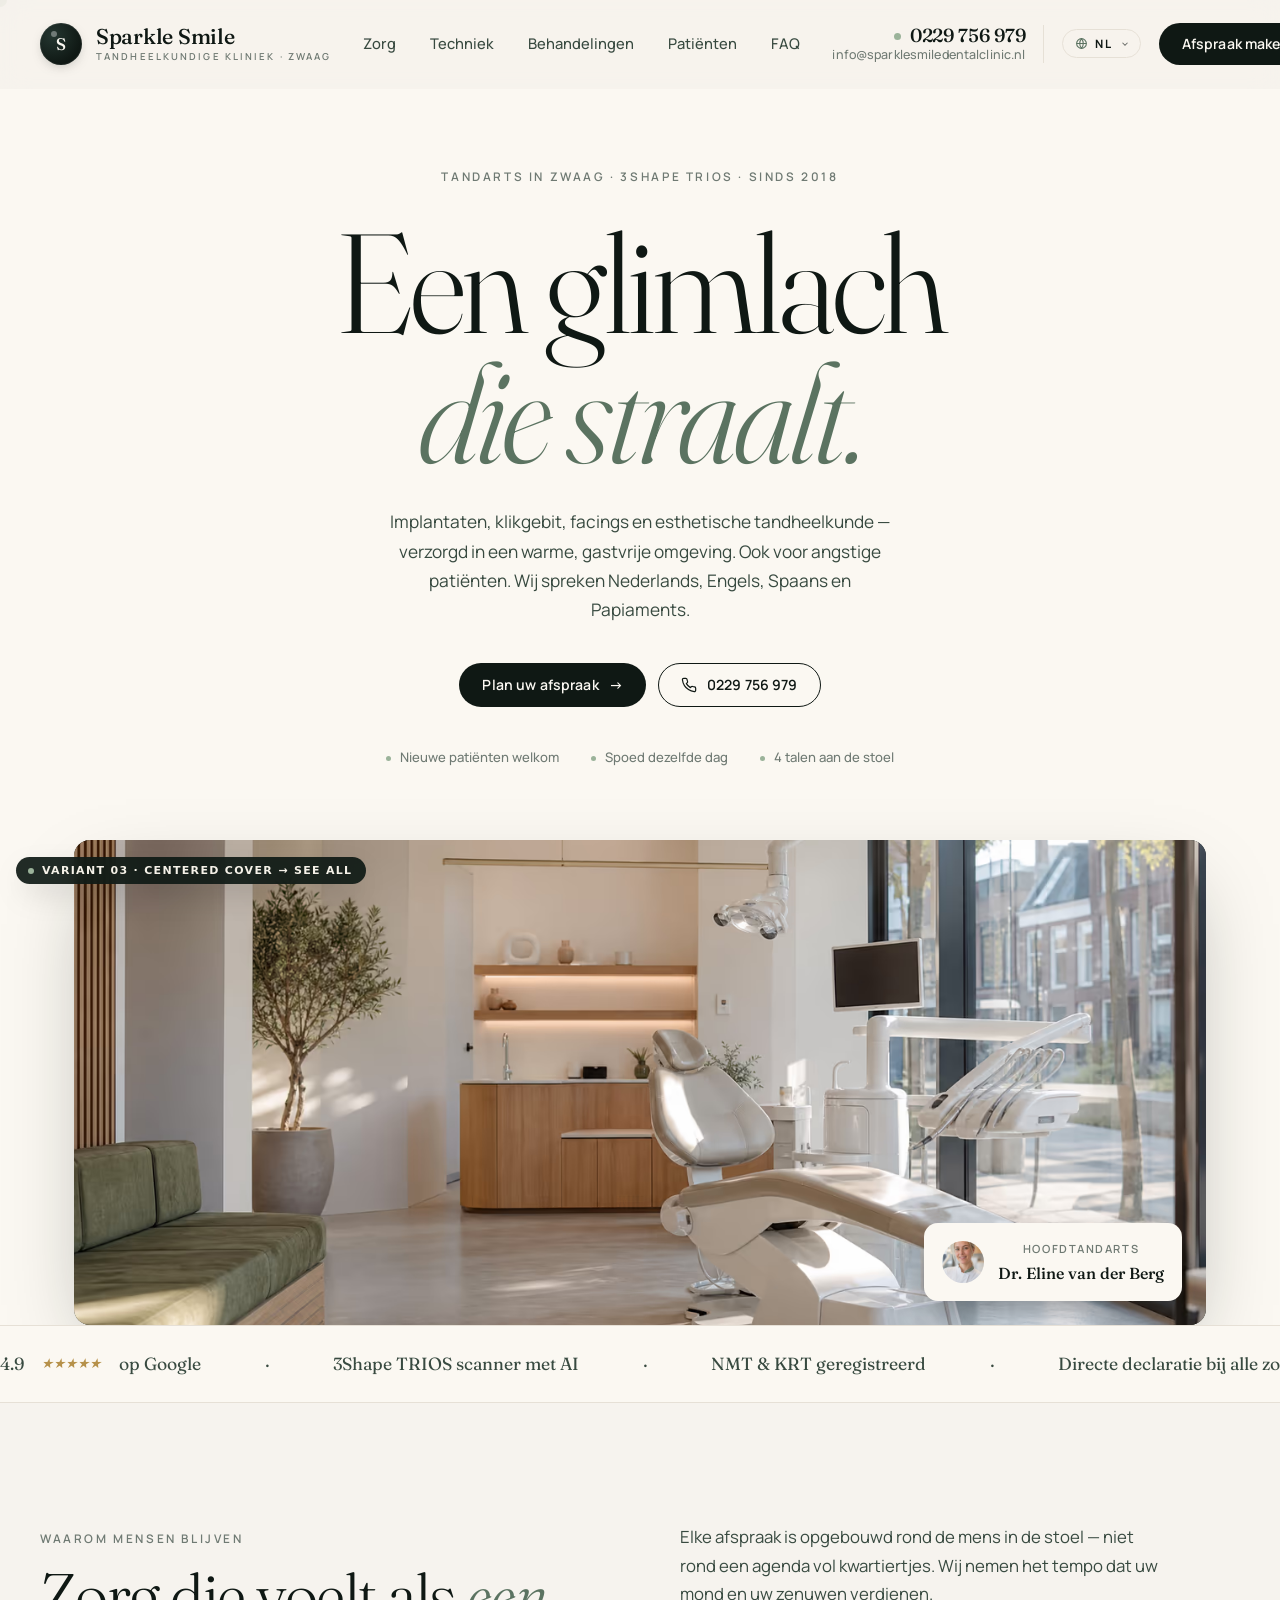
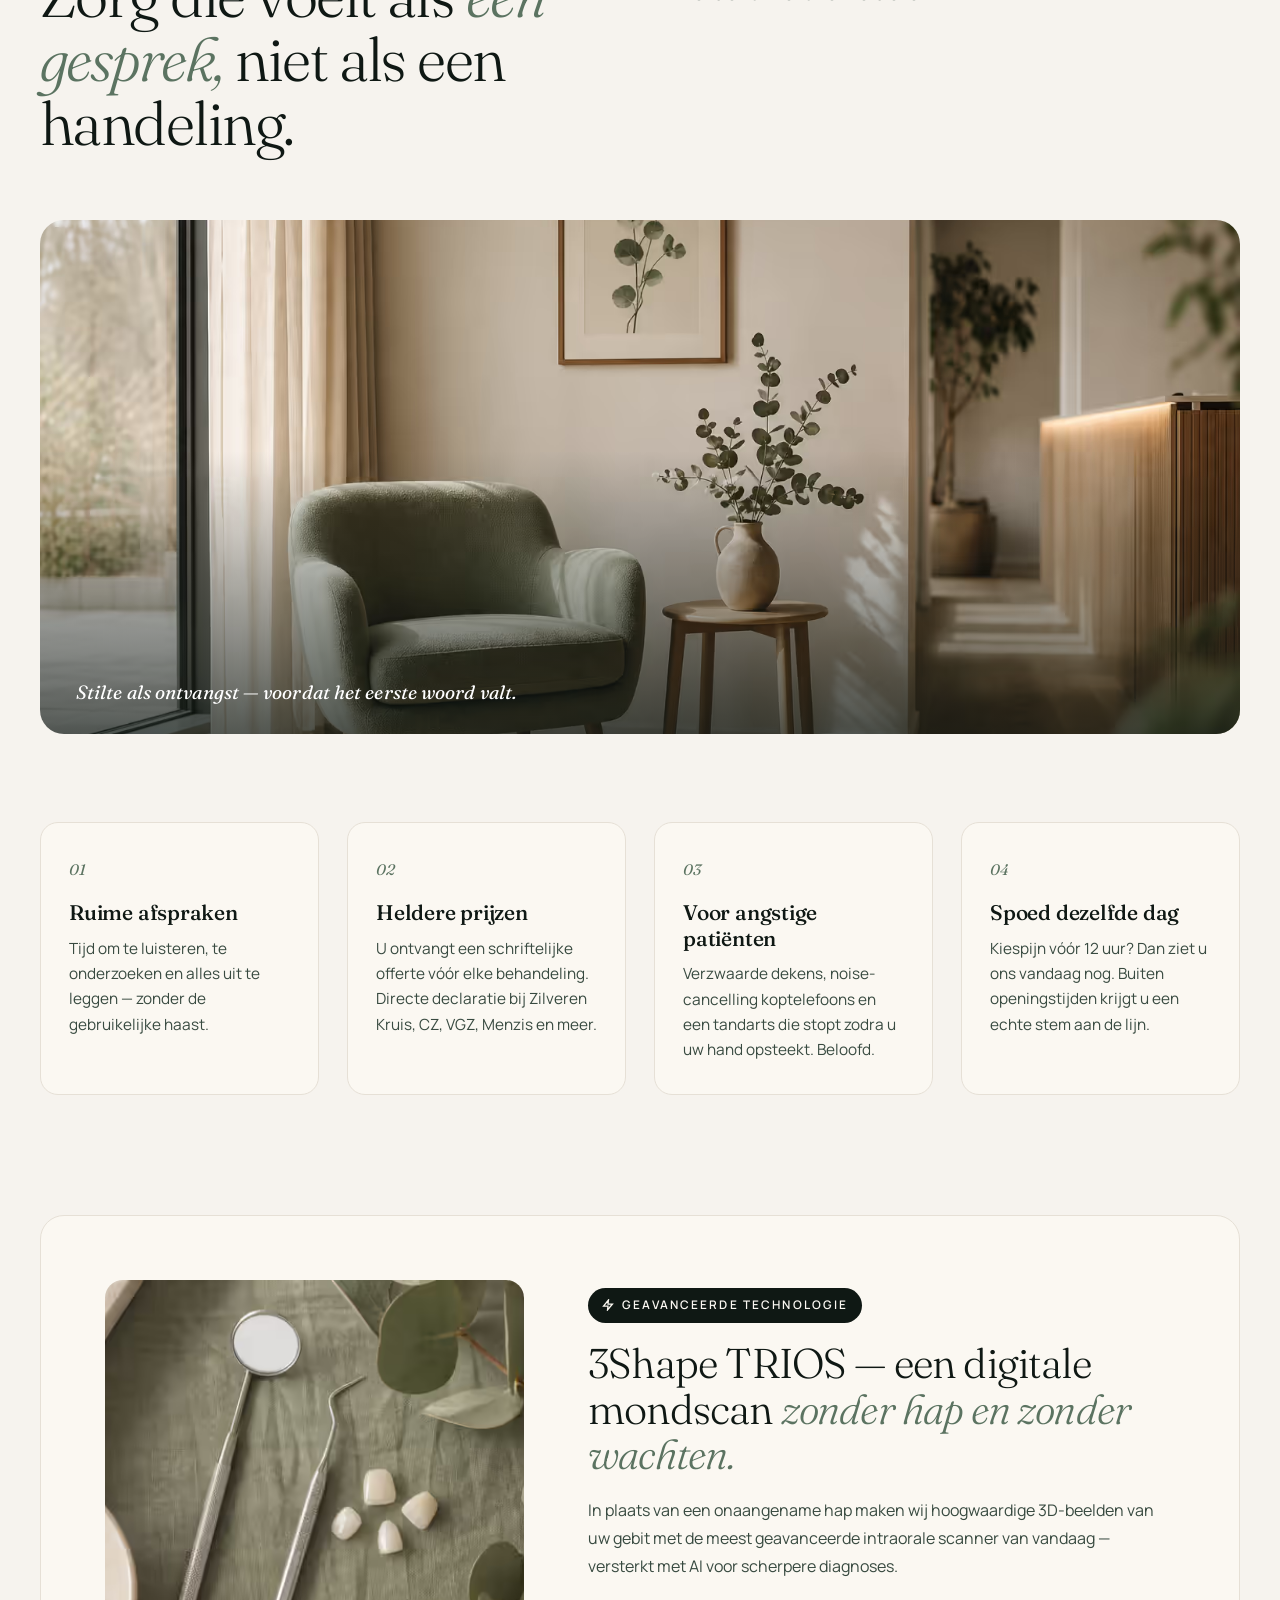
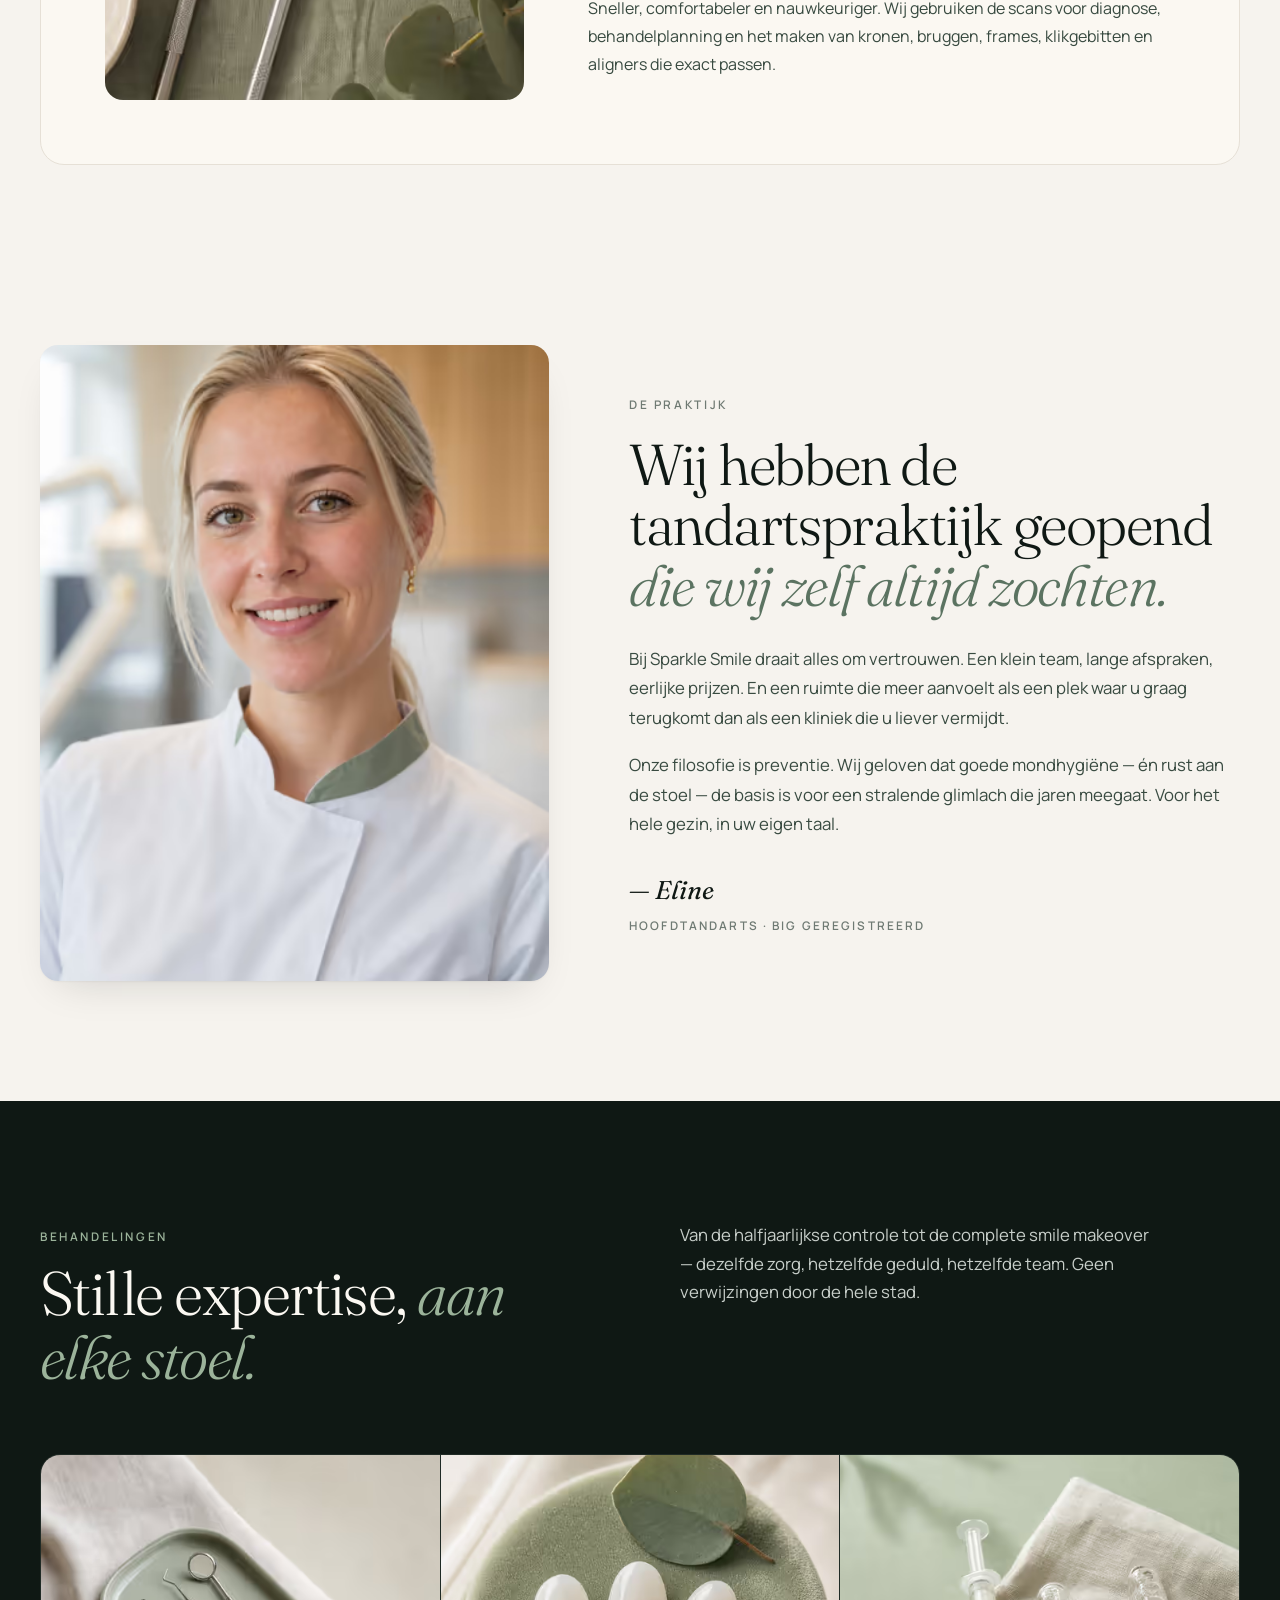
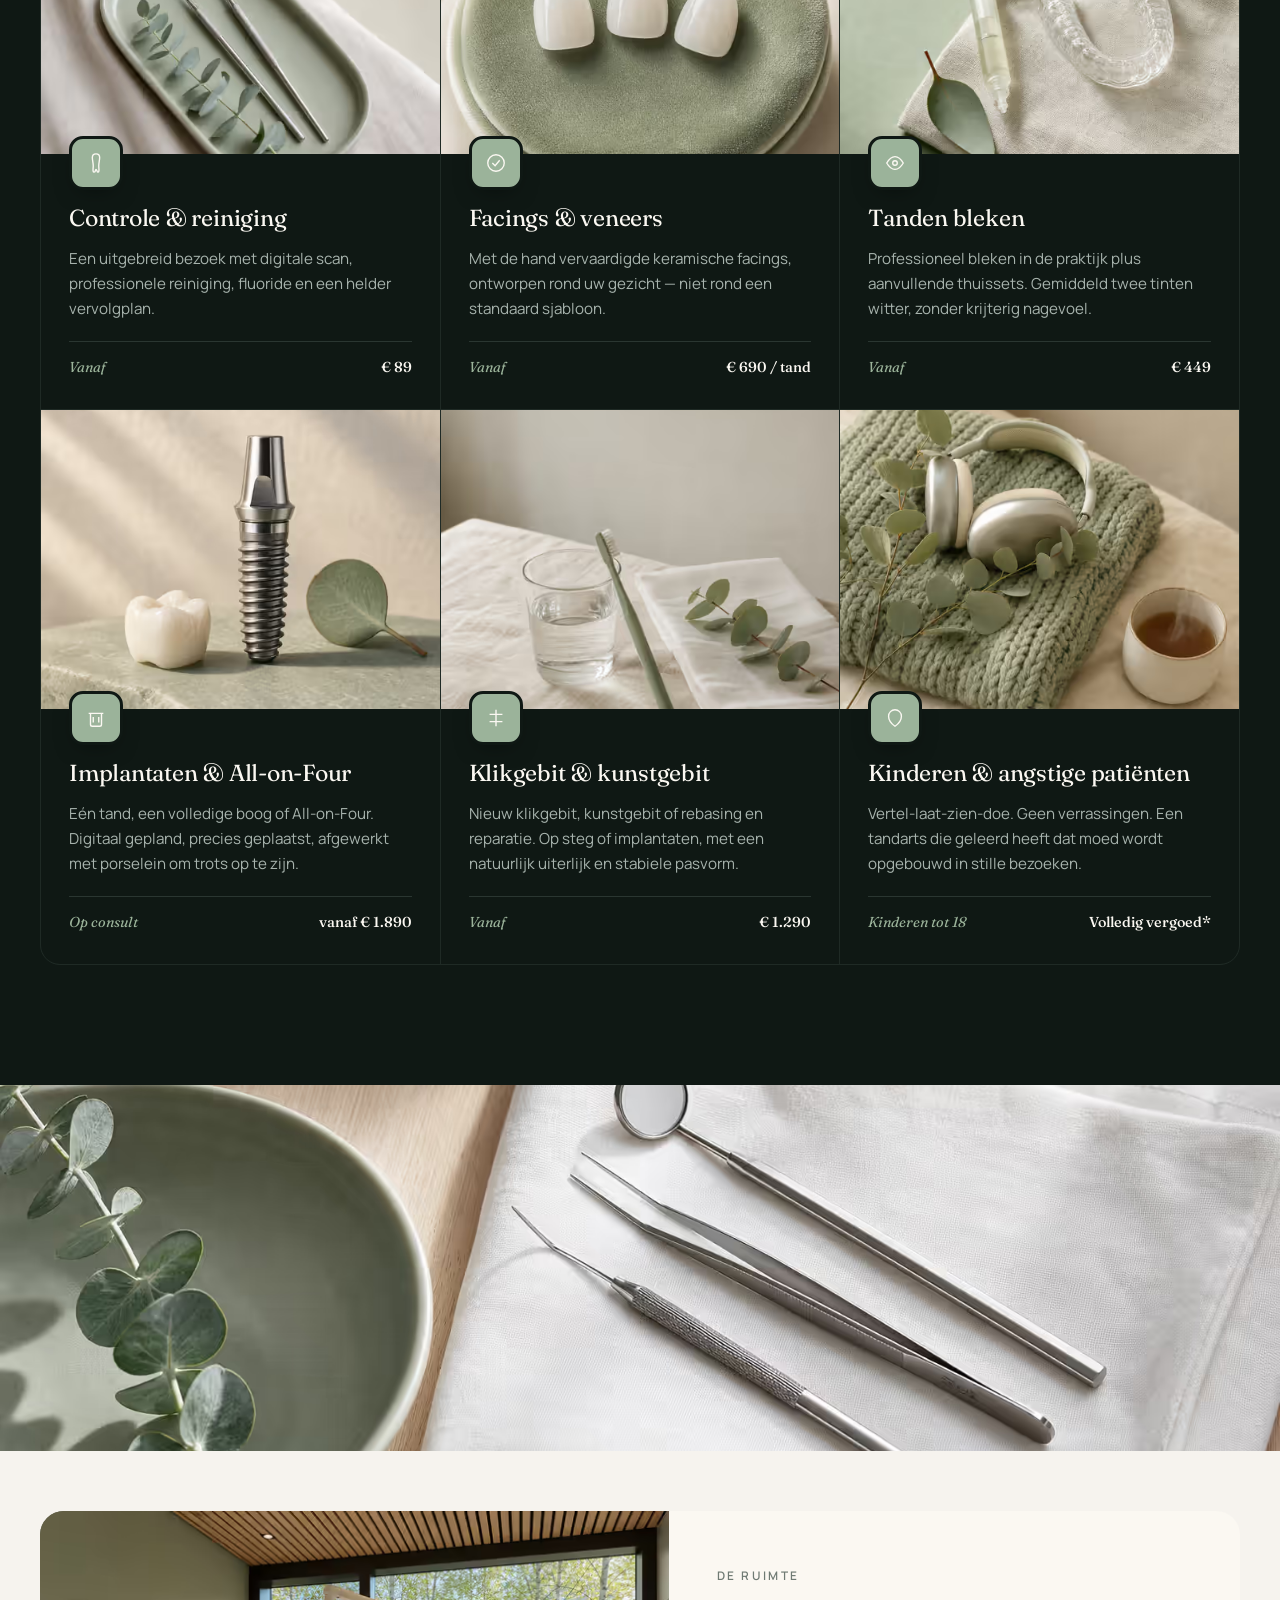
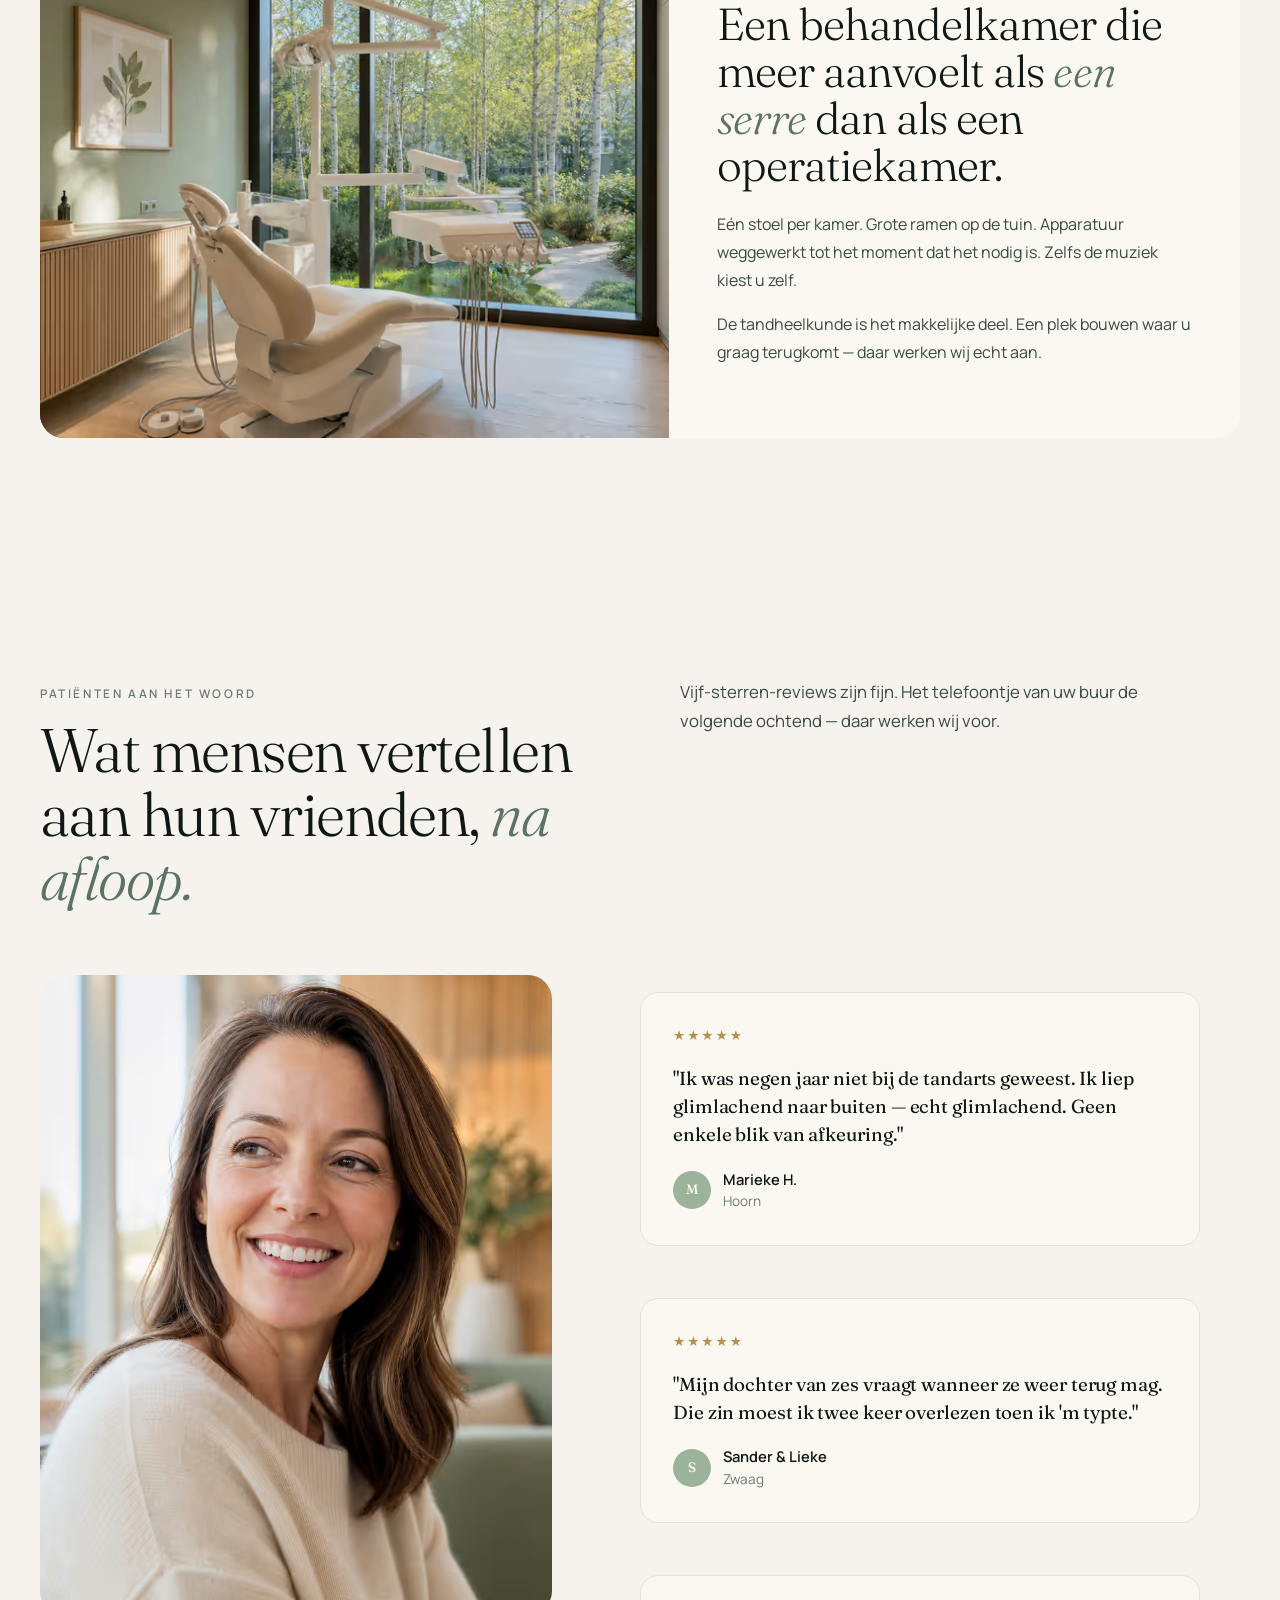
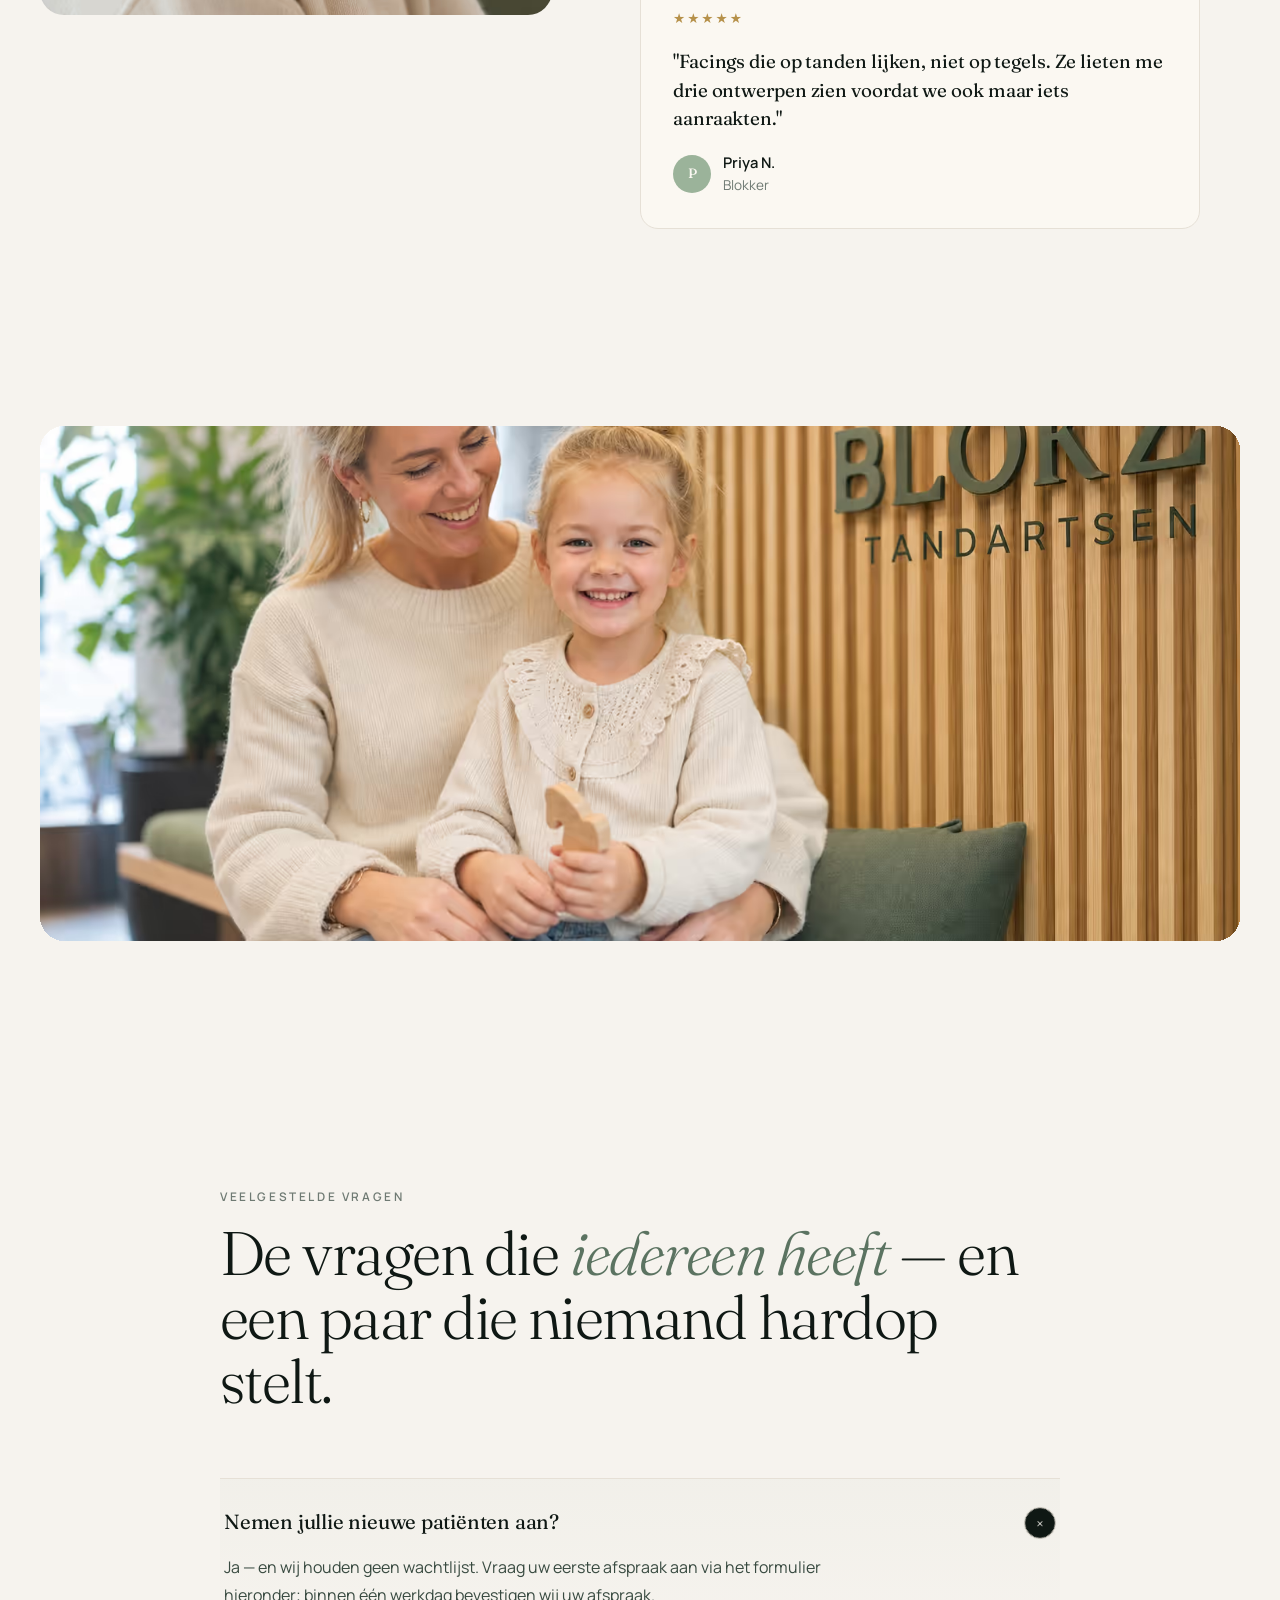
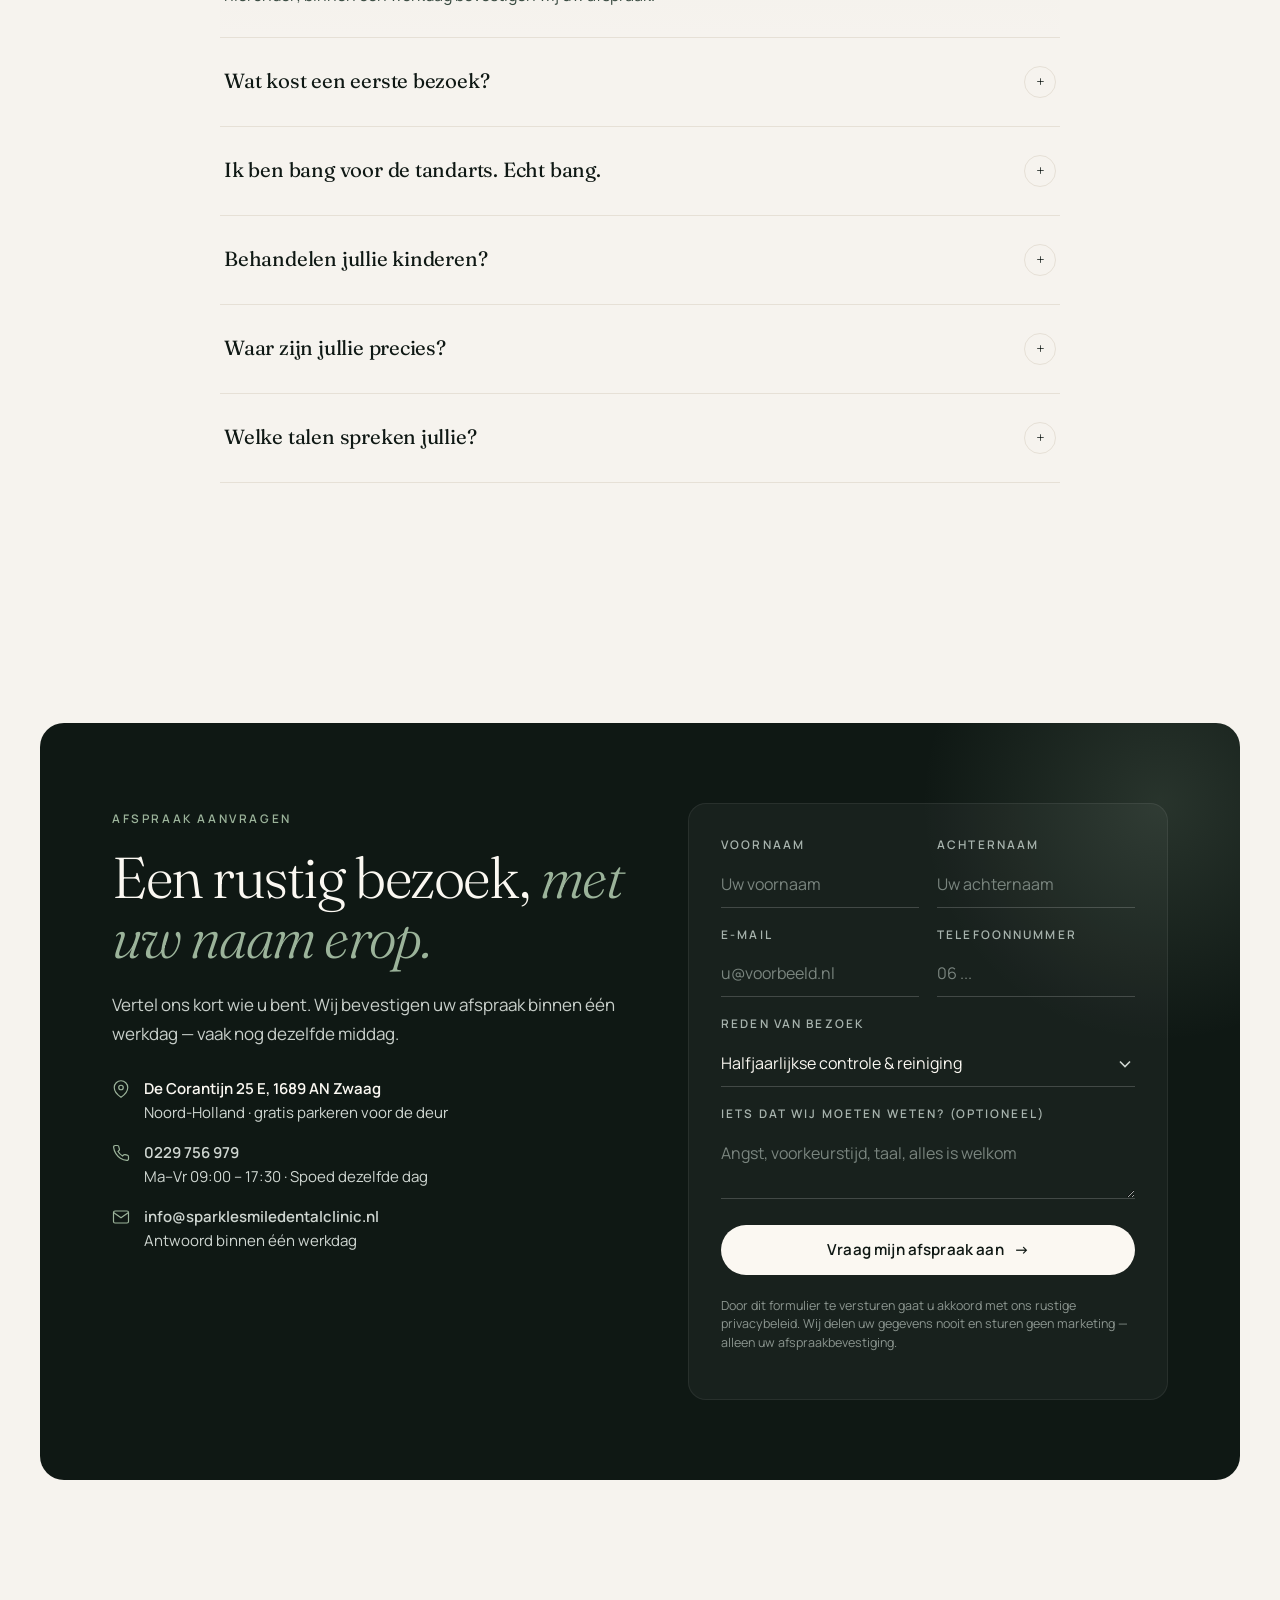
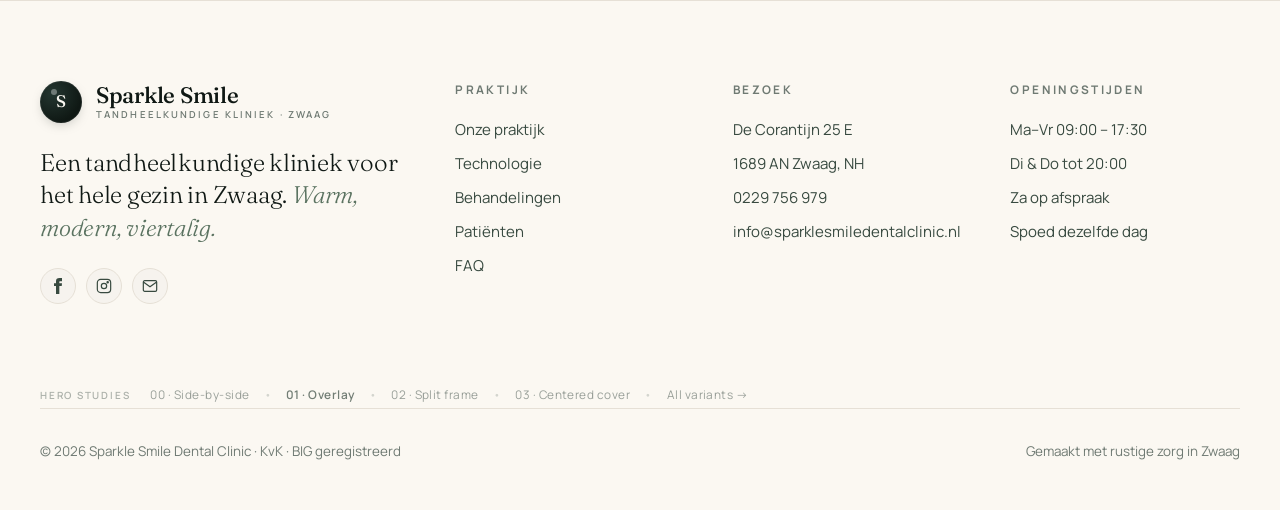
<file: public/variants/v3-centered/index.html>
<!doctype html>
<html lang="nl">
<head>
  <base href="../../">
  <meta name="x-variant" content="v3-centered">
<meta charset="utf-8" />
<meta name="viewport" content="width=device-width,initial-scale=1,viewport-fit=cover" />
<meta name="theme-color" content="#0f1814" />
<title>Sparkle Smile Dental Clinic — Tandarts in Zwaag</title>
<meta name="description" content="Tandarts in Zwaag voor implantaten, klikgebit, facings en esthetische tandheelkunde. Warme zorg, geavanceerde 3Shape TRIOS techniek, ook voor angstige patiënten." />
<link rel="preconnect" href="https://fonts.googleapis.com">
<link rel="preconnect" href="https://fonts.gstatic.com" crossorigin>
<link rel="dns-prefetch" href="https://fonts.googleapis.com">
<link href="https://fonts.googleapis.com/css2?family=Fraunces:opsz,wght@9..144,300;9..144,400;9..144,500;9..144,600&family=Manrope:wght@300;400;500;600;700&display=swap" rel="stylesheet">
<link rel="preload" as="image" href="img/hero-1400.avif" type="image/avif" imagesrcset="img/hero-800.avif 800w, img/hero-1400.avif 1400w" imagesizes="(max-width: 980px) 92vw, 540px" fetchpriority="high">
<style>
  :root{
    --bg:#f6f3ee;
    --ink:#0f1814;
    --ink-2:#384a40;
    --muted:#6f7a73;
    --line:#e6e0d6;
    --sage:#9bb39a;
    --sage-deep:#5b7361;
    --cream:#fbf8f2;
    --gold:#b6914a;
    --shadow: 0 1px 2px rgba(15,24,20,.04), 0 18px 40px -20px rgba(15,24,20,.18);
    --serif:'Fraunces', ui-serif, Georgia, serif;
    --sans:'Manrope', system-ui, -apple-system, sans-serif;
  }
  *{box-sizing:border-box}
  html,body{margin:0;padding:0;background:var(--bg);color:var(--ink);font-family:var(--sans);-webkit-font-smoothing:antialiased;text-rendering:optimizeLegibility}
  html{scroll-behavior:smooth}
  body{overflow-x:hidden;font-size:16px;line-height:1.6}
  @media(min-width:600px){body{font-size:17px}}
  img,picture{max-width:100%;display:block}
  picture{display:block;width:100%;height:100%}
  picture > img{width:100%;height:100%;object-fit:cover;display:block}
  a{color:inherit;text-decoration:none}
  button{font-family:inherit}
  ::selection{background:var(--ink);color:var(--cream)}

  .serif{font-family:var(--serif);font-weight:400;letter-spacing:-0.01em}
  .display{font-family:var(--serif);font-weight:300;letter-spacing:-0.035em;line-height:.92}
  .hero h1.display br + span,.hero h1.display br + em{display:inline-block}
  .eyebrow{font-family:var(--sans);font-size:.74rem;letter-spacing:.22em;text-transform:uppercase;color:var(--muted);font-weight:600}

  .container{max-width:1280px;margin:0 auto;padding:0 20px}
  @media(min-width:600px){.container{padding:0 28px}}
  @media(min-width:768px){.container{padding:0 40px}}

  /* NAV */
  .nav{position:sticky;top:0;left:0;right:0;z-index:50;backdrop-filter:saturate(160%) blur(14px);background:rgba(246,243,238,.78);border-bottom:1px solid transparent;transition:all .35s cubic-bezier(.2,.7,.2,1)}
  .nav.scrolled{background:rgba(246,243,238,.94);border-bottom-color:var(--line);box-shadow:0 8px 24px -18px rgba(15,24,20,.18)}
  .nav-inner{display:flex;align-items:center;justify-content:space-between;gap:18px;height:68px;transition:height .35s ease}
  @media(min-width:760px){.nav-inner{gap:32px;height:88px}}
  .nav.scrolled .nav-inner{height:60px}
  @media(min-width:760px){.nav.scrolled .nav-inner{height:72px}}
  .brand{display:flex;align-items:center;gap:11px;font-family:var(--serif);font-size:1.18rem;font-weight:500;letter-spacing:-.012em;line-height:1.1;transition:transform .3s;min-width:0;flex:none;white-space:nowrap}
  @media(min-width:760px){.brand{gap:14px;font-size:1.34rem}}
  .brand:hover{transform:translateY(-1px)}
  .brand-mark{width:36px;height:36px;border-radius:50%;background:radial-gradient(circle at 30% 30%,#243630,var(--ink) 70%);display:grid;place-items:center;color:var(--cream);font-family:var(--serif);font-size:.95rem;font-weight:500;flex:none;box-shadow:inset 0 0 0 1px rgba(255,255,255,.06),0 4px 14px -6px rgba(15,24,20,.4);position:relative}
  @media(min-width:760px){.brand-mark{width:42px;height:42px;font-size:1.05rem}}
  .brand-mark::after{content:"";position:absolute;top:7px;left:10px;width:5px;height:5px;border-radius:50%;background:rgba(255,255,255,.35);filter:blur(.5px)}
  @media(min-width:760px){.brand-mark::after{top:8px;left:11px;width:6px;height:6px}}
  .brand-text{min-width:0;overflow:hidden}
  .brand small{display:block;font-family:var(--sans);font-size:.56rem;letter-spacing:.18em;text-transform:uppercase;color:var(--muted);font-weight:600;margin-top:3px;white-space:nowrap;overflow:hidden;text-overflow:ellipsis}
  .brand-sub-full{display:none}
  @media(min-width:760px){.brand small{font-size:.6rem;letter-spacing:.22em}.brand-sub-full{display:inline}}

  .nav-links{display:none;gap:34px;font-size:.92rem;color:var(--ink-2);font-weight:500;white-space:nowrap;justify-content:center;flex:1}
  .nav-links a{position:relative;padding:6px 0}
  .nav-links a::after{content:"";position:absolute;left:0;right:0;bottom:0;height:1px;background:var(--ink);transform:scaleX(0);transform-origin:left;transition:transform .35s cubic-bezier(.2,.7,.2,1)}
  .nav-links a:hover{color:var(--ink)}
  .nav-links a:hover::after{transform:scaleX(1)}
  @media(min-width:1100px){.nav-links{display:flex}}

  /* HAMBURGER */
  .menu-btn{display:inline-flex;align-items:center;justify-content:center;width:44px;height:44px;background:transparent;border:1px solid var(--line);border-radius:50%;cursor:pointer;color:var(--ink);transition:all .25s;flex:none;-webkit-tap-highlight-color:transparent}
  .menu-btn:hover,.menu-btn:focus-visible{border-color:var(--ink);background:var(--cream)}
  .menu-btn .bars{position:relative;width:18px;height:12px}
  .menu-btn .bars span{position:absolute;left:0;right:0;height:1.5px;background:var(--ink);border-radius:1px;transition:transform .35s cubic-bezier(.6,.05,.3,1.2),opacity .2s,top .35s cubic-bezier(.6,.05,.3,1.2),width .35s}
  .menu-btn .bars span:nth-child(1){top:0}
  .menu-btn .bars span:nth-child(2){top:5px;width:13px;left:auto;right:0}
  .menu-btn .bars span:nth-child(3){top:10px}
  body.menu-open .menu-btn .bars span:nth-child(1){top:5px;transform:rotate(45deg)}
  body.menu-open .menu-btn .bars span:nth-child(2){opacity:0;transform:translateX(8px)}
  body.menu-open .menu-btn .bars span:nth-child(3){top:5px;transform:rotate(-45deg);width:18px}
  @media(min-width:1100px){.menu-btn{display:none}}

  /* DRAWER */
  .drawer{position:fixed;inset:0;z-index:90;pointer-events:none;visibility:hidden}
  .drawer-veil{position:absolute;inset:0;background:rgba(15,24,20,.4);opacity:0;transition:opacity .4s;backdrop-filter:blur(4px);-webkit-backdrop-filter:blur(4px)}
  .drawer-panel{position:absolute;top:0;right:0;height:100dvh;width:min(420px,100vw);background:var(--bg);display:flex;flex-direction:column;transform:translateX(100%);transition:transform .5s cubic-bezier(.7,0,.2,1);box-shadow:-30px 0 60px -20px rgba(15,24,20,.25);overflow-y:auto;overscroll-behavior:contain}
  body.menu-open .drawer{pointer-events:auto;visibility:visible}
  body.menu-open .drawer-veil{opacity:1}
  body.menu-open .drawer-panel{transform:translateX(0)}
  body.menu-open{overflow:hidden}
  .drawer-head{display:flex;align-items:center;justify-content:space-between;padding:22px 24px 0;flex:none}
  .drawer-head .brand{font-size:1.18rem}
  .drawer-close{width:44px;height:44px;border:1px solid var(--line);border-radius:50%;background:transparent;color:var(--ink);cursor:pointer;display:grid;place-items:center;transition:all .2s}
  .drawer-close:hover{border-color:var(--ink);background:var(--cream)}
  .drawer-nav{padding:36px 24px 24px;display:flex;flex-direction:column;gap:6px;flex:1}
  .drawer-nav a{display:flex;align-items:baseline;gap:14px;font-family:var(--serif);font-size:2.2rem;font-weight:400;color:var(--ink);line-height:1.05;padding:14px 0;border-bottom:1px solid rgba(15,24,20,.06);transition:color .25s,padding-left .35s cubic-bezier(.2,.7,.2,1);transform:translateX(20px);opacity:0;animation:drawerItem .5s cubic-bezier(.2,.7,.2,1) forwards}
  .drawer-nav a:hover{color:var(--sage-deep);padding-left:8px}
  .drawer-nav a .num{font-family:var(--sans);font-size:.66rem;font-weight:600;letter-spacing:.16em;color:var(--muted);text-transform:uppercase;flex:none;width:24px}
  .drawer-nav a:nth-child(1){animation-delay:.18s}
  .drawer-nav a:nth-child(2){animation-delay:.24s}
  .drawer-nav a:nth-child(3){animation-delay:.3s}
  .drawer-nav a:nth-child(4){animation-delay:.36s}
  .drawer-nav a:nth-child(5){animation-delay:.42s}
  body:not(.menu-open) .drawer-nav a{animation:none;opacity:0;transform:translateX(20px)}
  @keyframes drawerItem{to{opacity:1;transform:translateX(0)}}
  .drawer-foot{padding:24px;border-top:1px solid var(--line);display:flex;flex-direction:column;gap:14px;flex:none;background:var(--cream)}
  .drawer-foot a{display:flex;align-items:center;gap:12px;color:var(--ink);font-size:.95rem}
  .drawer-foot a svg{color:var(--sage-deep);flex:none}
  .drawer-foot .small{font-size:.78rem;color:var(--muted);margin-top:4px;line-height:1.5}
  .drawer-cta{margin-top:8px;background:var(--ink);color:var(--cream)!important;padding:14px 20px;border-radius:999px;font-weight:600;font-size:.92rem;text-align:center;letter-spacing:.01em;display:flex;align-items:center;justify-content:center;gap:10px}
  .drawer-cta .arr{transition:transform .3s}
  .drawer-cta:hover .arr{transform:translateX(4px)}

  /* RIGHT CLUSTER */
  .nav-right{display:flex;align-items:center;gap:10px}
  @media(min-width:760px){.nav-right{gap:18px}}
  /* hide booking CTA below desktop, FAB + drawer handle it */
  .nav-right > .btn{display:none}
  @media(min-width:1100px){.nav-right > .btn{display:inline-flex}}
  .nav-contact{display:none;flex-direction:column;align-items:flex-end;gap:1px;line-height:1.15;text-align:right;padding-right:18px;border-right:1px solid var(--line);transition:opacity .3s}
  .nav.scrolled .nav-contact{opacity:.85}
  .nav-contact a{transition:color .25s}
  .nav-contact a:hover{color:var(--sage-deep)}
  .nav-contact-phone{font-family:var(--serif);font-size:1.18rem;font-weight:500;color:var(--ink);letter-spacing:-.005em;display:inline-flex;align-items:center;gap:9px}
  .nav-contact-phone .pulse{width:7px;height:7px;border-radius:50%;background:var(--sage);box-shadow:0 0 0 0 rgba(155,179,154,.7);animation:dot-pulse 2.4s ease-in-out infinite}
  @keyframes dot-pulse{0%,100%{box-shadow:0 0 0 0 rgba(155,179,154,.6)}50%{box-shadow:0 0 0 6px rgba(155,179,154,0)}}
  .nav-contact-mail{font-size:.78rem;color:var(--muted);letter-spacing:.01em;font-weight:500}
  @media(min-width:880px){.nav-contact{display:flex}}

  /* LANG DROPDOWN */
  .lang{position:relative;font-family:var(--sans)}
  .lang-trigger{display:inline-flex;align-items:center;gap:7px;background:transparent;border:1px solid var(--line);color:var(--ink);padding:7px 10px 7px 12px;border-radius:999px;font-size:.72rem;font-weight:700;letter-spacing:.14em;text-transform:uppercase;cursor:pointer;transition:all .25s;line-height:1}
  .lang-trigger:hover{border-color:var(--ink)}
  .lang-trigger .globe{color:var(--sage-deep)}
  .lang-trigger .chev{transition:transform .25s;opacity:.6}
  .lang.open .lang-trigger{border-color:var(--ink);background:var(--cream)}
  .lang.open .lang-trigger .chev{transform:rotate(180deg)}
  .lang-menu{position:absolute;top:calc(100% + 8px);right:0;min-width:180px;background:var(--cream);border:1px solid var(--line);border-radius:14px;padding:6px;box-shadow:0 18px 40px -18px rgba(15,24,20,.22),0 1px 2px rgba(15,24,20,.04);opacity:0;transform:translateY(-6px) scale(.98);transform-origin:top right;pointer-events:none;transition:opacity .22s,transform .22s cubic-bezier(.2,.7,.2,1);z-index:60}
  .lang.open .lang-menu{opacity:1;transform:none;pointer-events:auto}
  .lang-menu button{display:flex;width:100%;align-items:center;gap:12px;background:transparent;border:none;padding:10px 12px;border-radius:10px;font-family:var(--sans);font-size:.86rem;font-weight:500;color:var(--ink-2);cursor:pointer;text-align:left;letter-spacing:.005em;transition:background .2s,color .2s}
  .lang-menu button:hover{background:rgba(155,179,154,.16);color:var(--ink)}
  .lang-menu button .flag{font-size:.6rem;line-height:1;font-weight:700;letter-spacing:.06em;color:var(--muted);background:var(--bg);border:1px solid var(--line);padding:3px 5px;border-radius:4px;min-width:24px;text-align:center}
  .lang-menu button .name{flex:1}
  .lang-menu button .check{opacity:0;color:var(--sage-deep);transition:opacity .2s}
  .lang-menu button.active{color:var(--ink);font-weight:600}
  .lang-menu button.active .check{opacity:1}
  .btn{display:inline-flex;align-items:center;gap:10px;padding:13px 22px;border-radius:999px;font-size:.88rem;font-weight:600;letter-spacing:.01em;transition:transform .25s,background .25s,color .25s,box-shadow .25s;border:1px solid transparent;cursor:pointer;line-height:1;font-family:var(--sans);white-space:nowrap}
  .btn-primary{background:var(--ink);color:var(--cream)}
  .btn-primary:hover{transform:translateY(-1px);box-shadow:var(--shadow)}
  .btn-ghost{background:transparent;color:var(--ink);border-color:var(--ink)}
  .btn-ghost:hover{background:var(--ink);color:var(--cream)}
  .btn .arr{transition:transform .3s}
  .btn:hover .arr{transform:translateX(4px)}

  /* HERO — V3 centered cover */
  .hero{position:relative;padding:0;overflow:hidden;background:var(--cream)}
  .hero-cover{padding:48px 0 0;text-align:center;position:relative}
  @media(min-width:980px){.hero-cover{padding:72px 0 0}}
  .hero-cover .eyebrow{justify-content:center;display:inline-flex}
  .hero-cover h1{font-family:var(--serif);font-weight:300;font-size:clamp(3.4rem,13vw,8.4rem);margin:24px 0 0;line-height:.92;letter-spacing:-.03em;color:var(--ink)}
  @media(min-width:980px){.hero-cover h1{font-size:clamp(5rem,11vw,9.4rem);margin-top:30px}}
  .hero-cover h1 em{font-style:italic;color:var(--sage-deep);font-weight:300;display:block}
  .hero-cover .hero-lede{margin:24px auto 0;max-width:560px;font-size:1.02rem;line-height:1.7;color:var(--ink-2);padding:0 20px}
  @media(min-width:600px){.hero-cover .hero-lede{font-size:1.08rem;margin-top:30px}}
  .hero-cover .hero-cta{margin-top:30px;display:flex;flex-wrap:wrap;gap:12px;justify-content:center;padding:0 20px}
  .hero-cover .hero-cta .btn{flex:1 1 auto;min-width:0;justify-content:center}
  @media(min-width:600px){.hero-cover .hero-cta{margin-top:38px}.hero-cover .hero-cta .btn{flex:0 0 auto;justify-content:center}}
  .hero-cover .hero-meta{margin-top:30px;display:flex;flex-wrap:wrap;gap:14px 24px;justify-content:center;font-size:.78rem;color:var(--muted);font-weight:500;padding:0 20px}
  @media(min-width:600px){.hero-cover .hero-meta{margin-top:40px;font-size:.82rem;gap:32px}}
  .hero-cover .hero-meta .dot{width:5px;height:5px;border-radius:50%;background:var(--sage);display:inline-block;margin-right:9px;vertical-align:middle}
  .hero-inset{margin:48px auto 0;max-width:1180px;padding:0 16px;position:relative}
  @media(min-width:980px){.hero-inset{margin-top:72px;padding:0 24px}}
  .hero-inset-frame{position:relative;aspect-ratio:21/9;border-radius:16px;overflow:hidden;background:#1a2520;box-shadow:0 32px 80px -24px rgba(15,26,21,.35)}
  @media(max-width:600px){.hero-inset-frame{aspect-ratio:4/5;border-radius:12px}}
  .hero-inset-frame>picture,.hero-inset-frame>img{position:absolute;inset:0;width:100%;height:100%;object-fit:cover;display:block;transform:scale(1.04);transition:transform 14s cubic-bezier(.2,.7,.2,1)}
  .hero-inset-frame>picture img{position:absolute;inset:0;width:100%;height:100%;object-fit:cover;display:block;transform:scale(1.04);transition:transform 14s cubic-bezier(.2,.7,.2,1)}
  .hero-inset.in .hero-inset-frame>picture img,.hero-inset.in .hero-inset-frame>img{transform:scale(1)}
  .hero-badge{position:absolute;z-index:3;bottom:16px;right:16px;background:var(--cream);padding:11px 14px;border-radius:12px;display:flex;align-items:center;gap:11px;font-size:.82rem;box-shadow:0 18px 40px -12px rgba(0,0,0,.45);max-width:260px;color:var(--ink)}
  @media(min-width:980px){.hero-badge{bottom:24px;right:24px;padding:14px 18px;border-radius:14px;gap:14px;font-size:.88rem;max-width:280px}}
  .hero-badge .av{width:42px;height:42px;border-radius:50%;background:var(--sage);overflow:hidden;flex:none}
  .hero-badge .av img{width:100%;height:100%;object-fit:cover}
  .hero-badge .label{color:var(--muted);font-size:.7rem;letter-spacing:.14em;text-transform:uppercase;font-weight:600}
  .hero-badge strong{display:block;font-family:var(--serif);font-weight:500;font-size:1rem;margin-top:2px;color:var(--ink)}

  /* TRUST STRIP */
  .strip{padding:24px 0;border-top:1px solid var(--line);border-bottom:1px solid var(--line);background:var(--cream);overflow:hidden}
  .strip-track{display:flex;gap:64px;align-items:center;white-space:nowrap;animation:scroll 38s linear infinite;font-family:var(--serif);font-size:1.1rem;color:var(--ink-2)}
  .strip-track span{display:inline-flex;align-items:center;gap:18px}
  .strip-track .star{color:var(--gold);font-size:.85rem}
  @keyframes scroll{from{transform:translateX(0)}to{transform:translateX(-50%)}}

  /* SECTIONS */
  section{padding:80px 0}
  @media(min-width:760px){section{padding:120px 0}}
  .section-head{display:grid;grid-template-columns:1fr;gap:20px;margin-bottom:44px}
  @media(min-width:760px){.section-head{margin-bottom:64px}}
  @media(min-width:900px){.section-head{grid-template-columns:1fr 1fr;gap:80px}}
  .section-head h2{font-size:clamp(2.2rem,4.8vw,4rem);margin:14px 0 0;font-family:var(--serif);font-weight:300;letter-spacing:-.025em;line-height:1.04}
  .section-head h2 em{font-style:italic;color:var(--sage-deep)}
  .section-head p{margin:0;color:var(--ink-2);font-size:1.05rem;line-height:1.7;max-width:48ch}

  .reveal{opacity:0;transform:translateY(28px);transition:opacity .9s cubic-bezier(.2,.7,.2,1),transform .9s cubic-bezier(.2,.7,.2,1)}
  .reveal.in{opacity:1;transform:none}
  .reveal.d1{transition-delay:.1s}.reveal.d2{transition-delay:.2s}.reveal.d3{transition-delay:.3s}.reveal.d4{transition-delay:.4s}

  /* PROMISES */
  .promises{display:grid;grid-template-columns:1fr;gap:28px}
  @media(min-width:760px){.promises{grid-template-columns:repeat(2,1fr)}}
  @media(min-width:1080px){.promises{grid-template-columns:repeat(4,1fr)}}
  .promise{padding:32px 28px;background:var(--cream);border-radius:18px;border:1px solid var(--line);transition:transform .4s,box-shadow .4s}
  .promise:hover{transform:translateY(-4px);box-shadow:var(--shadow)}
  .promise .num{font-family:var(--serif);font-style:italic;font-size:.95rem;color:var(--sage-deep)}
  .promise h3{font-family:var(--serif);font-weight:500;font-size:1.32rem;margin:18px 0 10px;letter-spacing:-.01em;line-height:1.2}
  .promise p{margin:0;color:var(--ink-2);line-height:1.65;font-size:.96rem}

  /* TREATMENTS */
  .treat-bg{background:var(--ink);color:var(--cream)}
  .treat-bg .section-head h2{color:var(--cream)}
  .treat-bg .section-head h2 em{color:var(--sage)}
  .treat-bg .section-head p{color:#c8cfca}
  .treat-bg .eyebrow{color:var(--sage)}
  .treatments{display:grid;grid-template-columns:1fr;gap:1px;background:#1f2a25;border-radius:20px;overflow:hidden;border:1px solid #1f2a25}
  @media(min-width:680px){.treatments{grid-template-columns:1fr 1fr}}
  @media(min-width:1080px){.treatments{grid-template-columns:1fr 1fr 1fr}}
  .treat{background:var(--ink);display:flex;flex-direction:column;min-height:280px;transition:background .5s;cursor:pointer;position:relative;overflow:hidden}
  .treat-img{aspect-ratio:4/3;width:100%;overflow:hidden;background:#1a2520;position:relative}
  .treat-img picture,.treat-img img{width:100%;height:100%;object-fit:cover;display:block;transition:transform 1.2s cubic-bezier(.22,1,.36,1)}
  /* Treatment imagery is natively sage-toned, no filter needed */
  .treat:hover .treat-img img{transform:scale(1.035)}
  .treat-body{padding:28px 28px 30px;display:flex;flex-direction:column;gap:14px;position:relative}
  .treat .num{display:none}
  .treat .ic{margin-top:-46px;border:3px solid var(--ink);background:var(--sage);color:var(--cream);width:54px;height:54px;border-radius:14px;display:grid;place-items:center;align-self:flex-start;position:relative;z-index:2;box-shadow:0 8px 22px -10px rgba(0,0,0,.5)}
  .treat:hover{background:#162119}
  .treat h3{font-family:var(--serif);font-weight:400;font-size:1.45rem;margin:0;letter-spacing:-.01em;line-height:1.2}
  .treat p{margin:0;color:#a7b3ad;font-size:.95rem;line-height:1.65;flex:1}
  .treat .price{font-family:var(--serif);font-style:italic;color:var(--sage);font-size:.9rem;border-top:1px solid #2a3631;padding-top:14px;margin-top:6px;display:flex;justify-content:space-between;align-items:baseline}
  .treat .price b{font-style:normal;color:var(--cream);font-weight:500}

  /* TECH HIGHLIGHT */
  .tech-card{display:grid;grid-template-columns:1fr;gap:36px;align-items:center;background:var(--cream);border-radius:24px;padding:48px;border:1px solid var(--line)}
  @media(min-width:880px){.tech-card{grid-template-columns:1fr 1.4fr;padding:64px;gap:64px}}
  .tech-card .badge{display:inline-flex;align-items:center;gap:8px;background:var(--ink);color:var(--cream);padding:8px 14px;border-radius:999px;font-size:.74rem;letter-spacing:.18em;text-transform:uppercase;font-weight:600;margin-bottom:18px}
  .tech-card h3{font-family:var(--serif);font-weight:300;font-size:clamp(1.8rem,3.4vw,2.6rem);line-height:1.1;letter-spacing:-.02em;margin:0 0 18px}
  .tech-card h3 em{font-style:italic;color:var(--sage-deep)}
  .tech-card p{color:var(--ink-2);line-height:1.75;font-size:1rem;margin:0 0 14px}
  .tech-img{aspect-ratio:1/1;border-radius:18px;overflow:hidden;background:var(--bg)}
  .tech-img img{width:100%;height:100%;object-fit:cover}

  /* STORY */
  .story{display:grid;grid-template-columns:1fr;gap:48px;align-items:center}
  @media(min-width:980px){.story{grid-template-columns:1fr 1.2fr;gap:80px}}
  .story-img{position:relative;aspect-ratio:4/5;border-radius:18px;overflow:hidden;box-shadow:var(--shadow)}
  .story-img img{width:100%;height:100%;object-fit:cover}
  .story h2{font-size:clamp(2rem,4.5vw,3.6rem);font-family:var(--serif);font-weight:300;line-height:1.05;margin:18px 0 28px;letter-spacing:-.025em}
  .story h2 em{font-style:italic;color:var(--sage-deep)}
  .story p{color:var(--ink-2);font-size:1.05rem;line-height:1.75;margin:0 0 18px}
  .signature{margin-top:32px;font-family:var(--serif);font-style:italic;font-size:1.6rem;color:var(--ink)}
  .signature small{display:block;font-family:var(--sans);font-style:normal;font-size:.74rem;letter-spacing:.18em;text-transform:uppercase;color:var(--muted);margin-top:6px;font-weight:600}

  /* SPLIT EDITORIAL */
  .split{background:var(--cream);border-radius:24px;overflow:hidden;display:grid;grid-template-columns:1fr;align-items:stretch}
  @media(min-width:900px){.split{grid-template-columns:1.1fr 1fr}}
  .split-img{position:relative;min-height:420px}
  .split-img img{position:absolute;inset:0;width:100%;height:100%;object-fit:cover}
  .split-body{padding:56px 48px;display:flex;flex-direction:column;justify-content:center}
  .split-body h3{font-family:var(--serif);font-weight:300;font-size:clamp(1.8rem,3.6vw,2.8rem);line-height:1.05;margin:14px 0 22px;letter-spacing:-.02em}
  .split-body h3 em{font-style:italic;color:var(--sage-deep)}
  .split-body p{color:var(--ink-2);line-height:1.75;font-size:1rem;margin:0 0 16px}

  /* TESTIMONIALS */
  .quotes{display:grid;grid-template-columns:1fr;gap:28px}
  @media(min-width:820px){.quotes{grid-template-columns:repeat(3,1fr)}}
  .quote{padding:32px;background:var(--cream);border-radius:18px;border:1px solid var(--line);display:flex;flex-direction:column;gap:18px}
  .quote .stars{color:var(--gold);font-size:.85rem;letter-spacing:2px}
  .quote blockquote{margin:0;font-family:var(--serif);font-weight:400;font-size:1.18rem;line-height:1.5;letter-spacing:-.005em;color:var(--ink)}
  .quote .who{display:flex;align-items:center;gap:12px;margin-top:auto;color:var(--muted);font-size:.85rem}
  .quote .who .av{width:38px;height:38px;border-radius:50%;background:var(--sage);display:grid;place-items:center;color:var(--cream);font-family:var(--serif);font-weight:500}
  .quote .who b{display:block;color:var(--ink);font-weight:600;font-family:var(--sans);font-size:.92rem}

  /* FAQ */
  .faq-list{border-top:1px solid var(--line)}
  details{border-bottom:1px solid var(--line);padding:28px 4px;transition:background .25s}
  details[open]{background:linear-gradient(to bottom, rgba(155,179,154,.05), transparent)}
  summary{list-style:none;cursor:pointer;display:flex;justify-content:space-between;align-items:center;gap:24px;font-family:var(--serif);font-size:1.28rem;font-weight:400;color:var(--ink);letter-spacing:-.01em;line-height:1.3}
  summary::-webkit-details-marker{display:none}
  summary .plus{width:32px;height:32px;border-radius:50%;border:1px solid var(--line);display:grid;place-items:center;flex:none;transition:transform .3s,background .3s,color .3s;font-size:1rem}
  details[open] summary .plus{transform:rotate(45deg);background:var(--ink);color:var(--cream)}
  details p{margin:14px 0 0;color:var(--ink-2);line-height:1.75;max-width:64ch;font-size:1rem}

  /* BOOKING */
  .booking{background:var(--ink);color:var(--cream);border-radius:24px;padding:36px 22px;display:grid;grid-template-columns:1fr;gap:36px;position:relative;overflow:hidden;min-width:0;max-width:100%}
  @media(min-width:600px){.booking{padding:48px 36px}}
  @media(min-width:980px){.booking{grid-template-columns:1.1fr 1fr;padding:80px 72px;gap:48px}}
  .booking::before{content:"";position:absolute;right:-160px;top:-160px;width:480px;height:480px;border-radius:50%;background:radial-gradient(circle,rgba(155,179,154,.18),transparent 70%);pointer-events:none}
  .booking h2{font-family:var(--serif);font-weight:300;font-size:clamp(1.9rem,7vw,3.6rem);margin:18px 0 22px;letter-spacing:-.025em;line-height:1.05;overflow-wrap:break-word}
  .booking h2 em{font-style:italic;color:var(--sage)}
  .booking p{color:#c8cfca;line-height:1.7;margin:0 0 14px}
  .booking .info{margin-top:28px;display:grid;gap:16px;font-size:.94rem;color:#cfd6d1;min-width:0;max-width:100%}
  .booking .info .row{display:flex;gap:14px;align-items:flex-start;min-width:0}
  .booking .info .row > div{min-width:0;overflow-wrap:anywhere}
  .booking .info svg{flex:none;color:var(--sage);margin-top:3px}
  .booking .info b{color:var(--cream);font-weight:600}
  .booking .info a{color:#cfd6d1}
  .booking .info a:hover{color:var(--sage)}
  .form{display:grid;gap:18px;background:rgba(255,255,255,.04);padding:24px 20px;border-radius:18px;border:1px solid rgba(255,255,255,.07);position:relative;z-index:1;min-width:0;max-width:100%}
  @media(min-width:600px){.form{padding:32px}}
  .field{display:flex;flex-direction:column;gap:8px;min-width:0}
  .field label{font-size:.74rem;letter-spacing:.18em;text-transform:uppercase;color:#a7b3ad;font-weight:600}
  .field input,.field select,.field textarea{background:transparent;border:none;border-bottom:1px solid rgba(255,255,255,.18);padding:10px 0 12px;color:var(--cream);font-family:var(--sans);font-size:1rem;outline:none;transition:border-color .25s;width:100%;max-width:100%;box-sizing:border-box;min-width:0;display:block}
  .field select{appearance:none;-webkit-appearance:none;-moz-appearance:none;background-image:url("data:image/svg+xml;utf8,<svg xmlns='http://www.w3.org/2000/svg' width='12' height='8' viewBox='0 0 12 8' fill='none' stroke='%23cfd6d1' stroke-width='1.6'><polyline points='1 1.5 6 6.5 11 1.5'/></svg>");background-repeat:no-repeat;background-position:right 4px center;background-size:12px 8px;padding-right:24px;text-overflow:ellipsis}
  .field textarea{resize:vertical;min-height:60px}
  .field input::placeholder,.field textarea::placeholder{color:#7a857f}
  .field input:focus,.field select:focus,.field textarea:focus{border-color:var(--sage)}
  .field select option{background:#0f1814;color:var(--cream)}
  .form-row{display:grid;grid-template-columns:1fr;gap:18px;min-width:0}
  @media(min-width:540px){.form-row{grid-template-columns:1fr 1fr}}
  .form .btn-primary{background:var(--cream);color:var(--ink);justify-content:center;padding:16px 24px;font-size:.95rem;margin-top:8px;font-weight:600}
  .form .btn-primary:hover{background:var(--sage);color:var(--ink)}
  .form .small{font-size:.78rem;color:#8b958f;margin-top:4px;line-height:1.5}

  /* FOOTER */
  footer{padding:80px 0 48px;background:var(--cream);border-top:1px solid var(--line)}
  .foot-grid{display:grid;grid-template-columns:1fr;gap:48px;margin-bottom:56px}
  @media(min-width:760px){.foot-grid{grid-template-columns:1.6fr 1fr 1fr 1fr}}
  .foot-grid h4{font-family:var(--sans);font-size:.74rem;letter-spacing:.2em;text-transform:uppercase;color:var(--muted);margin:0 0 18px;font-weight:700}
  .foot-grid ul{list-style:none;padding:0;margin:0;display:flex;flex-direction:column;gap:10px;font-size:.94rem;color:var(--ink-2)}
  .foot-grid ul a:hover{color:var(--ink)}
  .foot-tag{font-family:var(--serif);font-size:1.5rem;line-height:1.35;letter-spacing:-.01em;color:var(--ink);max-width:36ch;font-weight:300}
  .foot-tag em{font-style:italic;color:var(--sage-deep)}
  .foot-bottom{padding-top:32px;border-top:1px solid var(--line);display:flex;flex-wrap:wrap;justify-content:space-between;gap:16px;font-size:.84rem;color:var(--muted)}
  .foot-variants{padding:24px 0 0;font-size:.74rem;color:var(--muted);opacity:.7;letter-spacing:.04em;display:flex;flex-wrap:wrap;align-items:center;gap:6px 14px}
  .foot-variants .lbl{font-size:.62rem;letter-spacing:.18em;text-transform:uppercase;font-weight:600;opacity:.8;margin-right:6px}
  .foot-variants a{color:inherit;text-decoration:none;border-bottom:1px solid transparent;padding:2px 0;transition:color .2s,border-color .2s}
  .foot-variants a:hover{color:var(--sage-deep);border-bottom-color:var(--sage)}
  .foot-variants a.is-current{color:var(--ink-2);font-weight:600;opacity:1}
  .foot-variants .sep{opacity:.4}
  .socials{display:flex;gap:10px;margin-top:18px}
  .socials a{width:36px;height:36px;border-radius:50%;display:grid;place-items:center;background:var(--bg);border:1px solid var(--line);color:var(--ink-2);transition:all .25s}
  .socials a:hover{background:var(--ink);color:var(--cream);border-color:var(--ink)}

  /* MOBILE FAB phone */
  .fab{position:fixed;right:16px;bottom:16px;z-index:55;background:var(--ink);color:var(--cream);width:56px;height:56px;border-radius:50%;display:grid;place-items:center;box-shadow:0 12px 32px -12px rgba(15,24,20,.6);animation:pulse 2.6s ease-in-out infinite;text-decoration:none}
  @media(min-width:760px){.fab{display:none}}
  @keyframes pulse{0%,100%{box-shadow:0 12px 32px -12px rgba(15,24,20,.6),0 0 0 0 rgba(155,179,154,.5)}50%{box-shadow:0 12px 32px -12px rgba(15,24,20,.6),0 0 0 14px rgba(155,179,154,0)}}

  /* Cursor follower (desktop only) */
  .cursor{position:fixed;width:14px;height:14px;border-radius:50%;background:var(--sage);pointer-events:none;mix-blend-mode:multiply;transform:translate(-50%,-50%);transition:transform .25s,width .3s,height .3s,opacity .3s;z-index:50;opacity:0;display:none}
  @media(hover:hover) and (pointer:fine) and (min-width:1020px){.cursor{display:block;opacity:.55}}
  .cursor.big{width:60px;height:60px;opacity:.35}

  .progress{position:fixed;top:0;left:0;height:2px;background:var(--ink);z-index:60;width:0;transition:width .1s linear}
  /* Editorial wide banner image (full container width, cinematic ratio) */
  .editorial-banner{margin:0 0 56px;border-radius:18px;overflow:hidden;background:#e8e3da;aspect-ratio:4/5;position:relative;max-width:100%}
  .editorial-banner picture,.editorial-banner img{width:100%;height:100%;object-fit:cover;display:block}
  .editorial-banner::after{content:"";position:absolute;inset:auto 0 0 0;height:55%;background:linear-gradient(to top,rgba(15,24,20,.7) 0%,rgba(15,24,20,.35) 50%,transparent 100%);pointer-events:none}
  .editorial-banner .cap{position:absolute;left:20px;right:20px;bottom:18px;font-family:var(--serif);font-style:italic;color:#fff;font-size:1rem;letter-spacing:.005em;line-height:1.4;z-index:1}
  @media(min-width:600px){.editorial-banner{aspect-ratio:16/10;margin:0 0 72px}.editorial-banner .cap{left:28px;right:28px;bottom:22px;font-size:1.1rem;max-width:60%}}
  @media(min-width:980px){.editorial-banner{aspect-ratio:21/9;border-radius:24px;margin:0 0 88px}.editorial-banner .cap{left:36px;bottom:28px;font-size:1.2rem}}

  /* Quiet full-bleed strip image between sections */
  .strip-image{background:#e8e3da;aspect-ratio:16/10;overflow:hidden;position:relative;max-width:100%}
  .strip-image picture,.strip-image img{width:100%;height:100%;object-fit:cover;display:block}
  @media(min-width:760px){.strip-image{aspect-ratio:21/8}}
  @media(min-width:1100px){.strip-image{aspect-ratio:21/6}}

  /* Voices section: image + grid layout */
  .voices-grid{display:grid;grid-template-columns:1fr;gap:28px;align-items:start}
  .voices-grid .voices-img{border-radius:18px;overflow:hidden;background:#e8e3da;aspect-ratio:4/5;order:-1}
  .voices-grid .voices-img picture,.voices-grid .voices-img img{width:100%;height:100%;object-fit:cover;display:block}
  .voices-grid .quotes{display:grid;grid-template-columns:1fr;gap:18px}
  @media(min-width:880px){.voices-grid{grid-template-columns:.8fr 1fr;gap:48px}.voices-grid .voices-img{position:sticky;top:120px;border-radius:24px;order:0;aspect-ratio:4/5}}

</style>
</head>
<body>

<div class="cursor" id="cursor" aria-hidden="true"></div>
<div class="progress" id="progress" aria-hidden="true"></div>

<!-- NAV -->
<header class="nav" id="nav">
  <div class="container nav-inner">
    <a href="#" class="brand" aria-label="Sparkle Smile — Home">
      <span class="brand-mark" aria-hidden="true">S</span>
      <span class="brand-text">Sparkle Smile<small data-i18n="brand_sub"><span class="brand-sub-full">Tandheelkundige Kliniek · </span>Zwaag</small></span>
    </a>
    <nav class="nav-links" aria-label="Primary">
      <a href="#care" data-i18n="nav_care">Zorg</a>
      <a href="#tech" data-i18n="nav_tech">Techniek</a>
      <a href="#treatments" data-i18n="nav_treatments">Behandelingen</a>
      <a href="#voices" data-i18n="nav_voices">Patiënten</a>
      <a href="#faq" data-i18n="nav_faq">FAQ</a>
    </nav>
    <div class="nav-right">
      <div class="nav-contact">
        <a href="tel:0229756979" class="nav-contact-phone" aria-label="Bel 0229 756 979"><span class="pulse" aria-hidden="true"></span>0229 756 979</a>
        <a href="mailto:info@sparklesmiledentalclinic.nl" class="nav-contact-mail">info@sparklesmiledentalclinic.nl</a>
      </div>
      <div class="lang" id="lang">
        <button class="lang-trigger" id="lang-trigger" type="button" aria-haspopup="listbox" aria-expanded="false" aria-label="Taal kiezen">
          <svg class="globe" width="13" height="13" viewBox="0 0 24 24" fill="none" stroke="currentColor" stroke-width="2" aria-hidden="true"><circle cx="12" cy="12" r="9"/><path d="M3 12h18M12 3a14 14 0 010 18M12 3a14 14 0 000 18"/></svg>
          <span id="lang-current">NL</span>
          <svg class="chev" width="10" height="10" viewBox="0 0 24 24" fill="none" stroke="currentColor" stroke-width="2.5" aria-hidden="true"><polyline points="6 9 12 15 18 9"/></svg>
        </button>
        <div class="lang-menu" role="listbox" aria-label="Talen">
          <button data-lang="nl" class="active" role="option"><span class="flag">🇳🇱</span><span class="name">Nederlands</span><span class="check">✓</span></button>
          <button data-lang="en" role="option"><span class="flag">🇬🇧</span><span class="name">English</span><span class="check">✓</span></button>
          <button data-lang="es" role="option"><span class="flag">🇪🇸</span><span class="name">Español</span><span class="check">✓</span></button>
        </div>
      </div>
      <a href="#book" class="btn btn-primary"><span data-i18n="cta_book">Afspraak maken</span> <span class="arr">→</span></a>
      <button class="menu-btn" id="menu-btn" type="button" aria-label="Menu openen" aria-expanded="false" aria-controls="drawer">
        <span class="bars" aria-hidden="true"><span></span><span></span><span></span></span>
      </button>
    </div>
  </div>
</header>

<!-- MOBILE DRAWER -->
<div class="drawer" id="drawer" role="dialog" aria-modal="true" aria-label="Hoofdmenu">
  <div class="drawer-veil" data-close></div>
  <aside class="drawer-panel">
    <div class="drawer-head">
      <span class="brand"><span class="brand-mark" aria-hidden="true">S</span><span class="brand-text">Sparkle Smile</span></span>
      <button class="drawer-close" type="button" data-close aria-label="Sluiten">
        <svg width="16" height="16" viewBox="0 0 24 24" fill="none" stroke="currentColor" stroke-width="2" stroke-linecap="round"><path d="M6 6l12 12M18 6L6 18"/></svg>
      </button>
    </div>
    <nav class="drawer-nav" aria-label="Mobiel menu">
      <a href="#care" data-close><span class="num">01</span><span data-i18n="nav_care">Zorg</span></a>
      <a href="#tech" data-close><span class="num">02</span><span data-i18n="nav_tech">Techniek</span></a>
      <a href="#treatments" data-close><span class="num">03</span><span data-i18n="nav_treatments">Behandelingen</span></a>
      <a href="#voices" data-close><span class="num">04</span><span data-i18n="nav_voices">Patiënten</span></a>
      <a href="#faq" data-close><span class="num">05</span><span data-i18n="nav_faq">FAQ</span></a>
    </nav>
    <div class="drawer-foot">
      <a href="tel:0229756979"><svg width="16" height="16" viewBox="0 0 24 24" fill="none" stroke="currentColor" stroke-width="2" stroke-linecap="round" stroke-linejoin="round"><path d="M22 16.92v3a2 2 0 01-2.18 2 19.79 19.79 0 01-8.63-3.07 19.5 19.5 0 01-6-6 19.79 19.79 0 01-3.07-8.67A2 2 0 014.11 2h3a2 2 0 012 1.72 12.84 12.84 0 00.7 2.81 2 2 0 01-.45 2.11L8.09 9.91a16 16 0 006 6l1.27-1.27a2 2 0 012.11-.45 12.84 12.84 0 002.81.7A2 2 0 0122 16.92z"/></svg>0229 756 979</a>
      <a href="mailto:info@sparklesmiledentalclinic.nl"><svg width="16" height="16" viewBox="0 0 24 24" fill="none" stroke="currentColor" stroke-width="2" stroke-linecap="round" stroke-linejoin="round"><rect x="2" y="4" width="20" height="16" rx="2"/><path d="M2 7l10 6 10-6"/></svg>info@sparklesmiledentalclinic.nl</a>
      <p class="small">De Corantijn 25 E<br>1689 AN Zwaag</p>
      <a href="#book" class="drawer-cta" data-close><span data-i18n="cta_book">Afspraak maken</span> <span class="arr">→</span></a>
    </div>
  </aside>
</div>

<!-- HERO -->
<section class="hero">
  <div class="hero-cover">
    <div class="container">
      <span class="eyebrow reveal in" data-i18n="hero_eyebrow">Tandarts in Zwaag · 3Shape TRIOS · Sinds 2018</span>
      <h1 class="display reveal in"><span data-i18n="hero_h1_a">Een</span> <span data-i18n="hero_h1_a2">glimlach</span> <em data-i18n="hero_h1_b">die straalt.</em></h1>
      <p class="hero-lede reveal in" data-i18n="hero_lede">Implantaten, klikgebit, facings en esthetische tandheelkunde — verzorgd in een warme, gastvrije omgeving. Ook voor angstige patiënten. Wij spreken Nederlands, Engels, Spaans en Papiaments.</p>
      <div class="hero-cta reveal in">
        <a href="#book" class="btn btn-primary"><span data-i18n="cta_book_long">Plan uw afspraak</span> <span class="arr">→</span></a>
        <a href="tel:0229756979" class="btn btn-ghost">
          <svg width="16" height="16" fill="none" stroke="currentColor" stroke-width="1.8" viewBox="0 0 24 24"><path d="M22 16.92v3a2 2 0 01-2.18 2 19.79 19.79 0 01-8.63-3.07 19.5 19.5 0 01-6-6 19.79 19.79 0 01-3.07-8.67A2 2 0 014.11 2h3a2 2 0 012 1.72c.13.96.36 1.9.7 2.81a2 2 0 01-.45 2.11L8.09 9.91a16 16 0 006 6l1.27-1.27a2 2 0 012.11-.45c.91.34 1.85.57 2.81.7A2 2 0 0122 16.92z"/></svg>
          0229 756 979
        </a>
      </div>
      <div class="hero-meta reveal in">
        <span data-i18n="hero_meta_1"><i class="dot"></i>Nieuwe patiënten welkom</span>
        <span data-i18n="hero_meta_2"><i class="dot"></i>Spoed dezelfde dag</span>
        <span data-i18n="hero_meta_3"><i class="dot"></i>4 talen aan de stoel</span>
      </div>
    </div>
    <div class="hero-inset reveal in">
      <div class="hero-inset-frame">
        <picture><source type="image/avif" srcset="img/hero-800.avif 800w, img/hero-1400.avif 1400w" sizes="(max-width: 980px) 100vw, 1180px"><source type="image/webp" srcset="img/hero-800.webp 800w, img/hero-1400.webp 1400w" sizes="(max-width: 980px) 100vw, 1180px"><img src="img/hero-1400.webp" alt="Sparkle Smile Dental Clinic in Zwaag" fetchpriority="high"></picture>
        <div class="hero-badge">
          <div class="av"><picture><source type="image/avif" srcset="img/dentist-400.avif 400w, img/dentist-800.avif 800w" sizes="42px"><source type="image/webp" srcset="img/dentist-400.webp 400w, img/dentist-800.webp 800w" sizes="42px"><img src="img/dentist-800.webp" alt=""></picture></div>
          <div>
            <span class="label" data-i18n="hero_badge_label">Hoofdtandarts</span>
            <strong>Dr. Eline van der Berg</strong>
          </div>
        </div>
      </div>
    </div>
  </div>
</section>

<!-- TRUST STRIP -->
<div class="strip" aria-hidden="true">
  <div class="strip-track">
    <span><b class="serif">4.9</b> <i class="star">★★★★★</i> <span data-i18n="strip_google">op Google</span></span>
    <span>·</span>
    <span data-i18n="strip_tech">3Shape TRIOS scanner met AI</span>
    <span>·</span>
    <span data-i18n="strip_reg">NMT &amp; KRT geregistreerd</span>
    <span>·</span>
    <span data-i18n="strip_ins">Directe declaratie bij alle zorgverzekeraars</span>
    <span>·</span>
    <span data-i18n="strip_lang">🇳🇱 Nederlands · 🇬🇧 English · 🇪🇸 Español · 🇨🇼 Papiaments</span>
    <span>·</span>
    <!-- duplicate -->
    <span><b class="serif">4.9</b> <i class="star">★★★★★</i> <span data-i18n="strip_google">op Google</span></span>
    <span>·</span>
    <span data-i18n="strip_tech">3Shape TRIOS scanner met AI</span>
    <span>·</span>
    <span data-i18n="strip_reg">NMT &amp; KRT geregistreerd</span>
    <span>·</span>
    <span data-i18n="strip_ins">Directe declaratie bij alle zorgverzekeraars</span>
    <span>·</span>
    <span data-i18n="strip_lang">🇳🇱 Nederlands · 🇬🇧 English · 🇪🇸 Español · 🇨🇼 Papiaments</span>
    <span>·</span>
  </div>
</div>

<!-- PROMISES -->
<section id="care">
  <div class="container">
    <div class="section-head">
      <div class="reveal">
        <span class="eyebrow" data-i18n="care_eyebrow">Waarom mensen blijven</span>
        <h2 data-i18n="care_h2_html"><span>Zorg die voelt als</span> <em>een gesprek,</em> <span>niet als een handeling.</span></h2>
      </div>
      <p class="reveal d1" data-i18n="care_p">Elke afspraak is opgebouwd rond de mens in de stoel — niet rond een agenda vol kwartiertjes. Wij nemen het tempo dat uw mond en uw zenuwen verdienen.</p>
    </div>
    <figure class="editorial-banner reveal d2">
      <picture style="background:#e8e3da center/cover no-repeat url('[data-uri]')"><source type="image/avif" srcset="img/welcome-900.avif 900w, img/welcome-1600.avif 1600w" sizes="(max-width: 1100px) 92vw, 1200px"><source type="image/webp" srcset="img/welcome-900.webp 900w, img/welcome-1600.webp 1600w" sizes="(max-width: 1100px) 92vw, 1200px"><img src="img/welcome-1600.webp" alt="De wachtruimte van Sparkle Smile in Zwaag" loading="lazy" decoding="async"></picture>
      <figcaption class="cap" data-i18n="banner_cap">Stilte als ontvangst — voordat het eerste woord valt.</figcaption>
    </figure>
    <div class="promises">
      <div class="promise reveal">
        <span class="num">01</span>
        <h3 data-i18n="p1_h">Ruime afspraken</h3>
        <p data-i18n="p1_p">Tijd om te luisteren, te onderzoeken en alles uit te leggen — zonder de gebruikelijke haast.</p>
      </div>
      <div class="promise reveal d1">
        <span class="num">02</span>
        <h3 data-i18n="p2_h">Heldere prijzen</h3>
        <p data-i18n="p2_p">U ontvangt een schriftelijke offerte vóór elke behandeling. Directe declaratie bij Zilveren Kruis, CZ, VGZ, Menzis en meer.</p>
      </div>
      <div class="promise reveal d2">
        <span class="num">03</span>
        <h3 data-i18n="p3_h">Voor angstige patiënten</h3>
        <p data-i18n="p3_p">Verzwaarde dekens, noise-cancelling koptelefoons en een tandarts die stopt zodra u uw hand opsteekt. Beloofd.</p>
      </div>
      <div class="promise reveal d3">
        <span class="num">04</span>
        <h3 data-i18n="p4_h">Spoed dezelfde dag</h3>
        <p data-i18n="p4_p">Kiespijn vóór 12 uur? Dan ziet u ons vandaag nog. Buiten openingstijden krijgt u een echte stem aan de lijn.</p>
      </div>
    </div>
  </div>
</section>

<!-- TECH HIGHLIGHT -->
<section id="tech" style="padding-top:0">
  <div class="container">
    <div class="tech-card reveal">
      <div class="tech-img"><picture style="background:#ddd center/cover no-repeat url('[data-uri]')"><source type="image/avif" srcset="img/tools-600.avif 600w, img/tools-1100.avif 1100w" sizes="(max-width: 880px) 90vw, 460px"><source type="image/webp" srcset="img/tools-600.webp 600w, img/tools-1100.webp 1100w" sizes="(max-width: 880px) 90vw, 460px"><img src="img/tools-1100.webp" alt="3Shape TRIOS scanner" loading="lazy" decoding="async"></picture></div>
      <div>
        <span class="badge"><svg width="12" height="12" fill="none" stroke="currentColor" stroke-width="2.5" viewBox="0 0 24 24"><path d="M13 2L3 14h9l-1 8 10-12h-9l1-8z"/></svg> <span data-i18n="tech_badge">Geavanceerde technologie</span></span>
        <h3 data-i18n="tech_h_html"><span>3Shape TRIOS — een digitale mondscan</span> <em>zonder hap en zonder wachten.</em></h3>
        <p data-i18n="tech_p1">In plaats van een onaangename hap maken wij hoogwaardige 3D-beelden van uw gebit met de meest geavanceerde intraorale scanner van vandaag — versterkt met AI voor scherpere diagnoses.</p>
        <p data-i18n="tech_p2">Sneller, comfortabeler en nauwkeuriger. Wij gebruiken de scans voor diagnose, behandelplanning en het maken van kronen, bruggen, frames, klikgebitten en aligners die exact passen.</p>
      </div>
    </div>
  </div>
</section>

<!-- STORY -->
<section id="story" style="padding-top:60px">
  <div class="container">
    <div class="story">
      <div class="story-img reveal">
        <picture style="background:#ddd center/cover no-repeat url('[data-uri]')"><source type="image/avif" srcset="img/dentist-400.avif 400w, img/dentist-800.avif 800w" sizes="(max-width: 760px) 80px, 42px"><source type="image/webp" srcset="img/dentist-400.webp 400w, img/dentist-800.webp 800w" sizes="(max-width: 760px) 80px, 42px"><img src="img/dentist-800.webp" alt="Hoofdtandarts" loading="lazy" decoding="async"></picture>
      </div>
      <div class="reveal d1">
        <span class="eyebrow" data-i18n="story_eyebrow">De praktijk</span>
        <h2 data-i18n="story_h_html"><span>Wij hebben de tandartspraktijk geopend</span> <em>die wij zelf altijd zochten.</em></h2>
        <p data-i18n="story_p1">Bij Sparkle Smile draait alles om vertrouwen. Een klein team, lange afspraken, eerlijke prijzen. En een ruimte die meer aanvoelt als een plek waar u graag terugkomt dan als een kliniek die u liever vermijdt.</p>
        <p data-i18n="story_p2">Onze filosofie is preventie. Wij geloven dat goede mondhygiëne — én rust aan de stoel — de basis is voor een stralende glimlach die jaren meegaat. Voor het hele gezin, in uw eigen taal.</p>
        <div class="signature">— Eline<small data-i18n="story_role">Hoofdtandarts · BIG geregistreerd</small></div>
      </div>
    </div>
  </div>
</section>

<!-- TREATMENTS -->
<section class="treat-bg" id="treatments">
  <div class="container">
    <div class="section-head">
      <div class="reveal">
        <span class="eyebrow" data-i18n="treat_eyebrow">Behandelingen</span>
        <h2 data-i18n="treat_h_html"><span>Stille expertise,</span> <em>aan elke stoel.</em></h2>
      </div>
      <p class="reveal d1" data-i18n="treat_p">Van de halfjaarlijkse controle tot de complete smile makeover — dezelfde zorg, hetzelfde geduld, hetzelfde team. Geen verwijzingen door de hele stad.</p>
    </div>
    <div class="treatments">
      <article class="treat reveal"><div class="treat-img"><picture style="background:#1a2520 center/cover no-repeat url('[data-uri]')"><source type="image/avif" srcset="img/treat-checkup-500.avif 500w, img/treat-checkup-900.avif 900w" sizes="(max-width: 760px) 92vw, (max-width: 1080px) 46vw, 360px"><source type="image/webp" srcset="img/treat-checkup-500.webp 500w, img/treat-checkup-900.webp 900w" sizes="(max-width: 760px) 92vw, (max-width: 1080px) 46vw, 360px"><img src="img/treat-checkup-900.webp" alt="Controle en reiniging — instrumenten op linnen" loading="lazy" decoding="async"></picture></div><div class="treat-body"><span class="num">01 / 06</span><div class="ic"><svg width="22" height="22" fill="none" stroke="currentColor" stroke-width="1.5" viewBox="0 0 24 24"><path d="M12 2c-3 0-4 2-4 4 0 3 1 6 1 9s-1 7 1 7 1-3 2-3 1 3 2 3c2 0 1-4 1-7s1-6 1-9c0-2-1-4-4-4Z"/></svg></div>
        <h3 data-i18n="t1_h">Controle &amp; reiniging</h3>
        <p data-i18n="t1_p">Een uitgebreid bezoek met digitale scan, professionele reiniging, fluoride en een helder vervolgplan.</p>
        <div class="price"><span data-i18n="from">Vanaf</span><b>€ 89</b></div></div></article>
      <article class="treat reveal d1"><div class="treat-img"><picture style="background:#1a2520 center/cover no-repeat url('[data-uri]')"><source type="image/avif" srcset="img/treat-veneers-500.avif 500w, img/treat-veneers-900.avif 900w" sizes="(max-width: 760px) 92vw, (max-width: 1080px) 46vw, 360px"><source type="image/webp" srcset="img/treat-veneers-500.webp 500w, img/treat-veneers-900.webp 900w" sizes="(max-width: 760px) 92vw, (max-width: 1080px) 46vw, 360px"><img src="img/treat-veneers-900.webp" alt="Porseleinen facings op zwart fluweel" loading="lazy" decoding="async"></picture></div><div class="treat-body"><span class="num">02 / 06</span><div class="ic"><svg width="22" height="22" fill="none" stroke="currentColor" stroke-width="1.5" viewBox="0 0 24 24"><circle cx="12" cy="12" r="9"/><path d="M8 12l3 3 5-6"/></svg></div>
        <h3 data-i18n="t2_h">Facings &amp; veneers</h3>
        <p data-i18n="t2_p">Met de hand vervaardigde keramische facings, ontworpen rond uw gezicht — niet rond een standaard sjabloon.</p>
        <div class="price"><span data-i18n="from">Vanaf</span><b>€ 690 / tand</b></div></div></article>
      <article class="treat reveal d2"><div class="treat-img"><picture style="background:#1a2520 center/cover no-repeat url('[data-uri]')"><source type="image/avif" srcset="img/treat-whitening-500.avif 500w, img/treat-whitening-900.avif 900w" sizes="(max-width: 760px) 92vw, (max-width: 1080px) 46vw, 360px"><source type="image/webp" srcset="img/treat-whitening-500.webp 500w, img/treat-whitening-900.webp 900w" sizes="(max-width: 760px) 92vw, (max-width: 1080px) 46vw, 360px"><img src="img/treat-whitening-900.webp" alt="Bleek-tray en gel op linnen" loading="lazy" decoding="async"></picture></div><div class="treat-body"><span class="num">03 / 06</span><div class="ic"><svg width="22" height="22" fill="none" stroke="currentColor" stroke-width="1.5" viewBox="0 0 24 24"><path d="M3 12s4-7 9-7 9 7 9 7-4 7-9 7-9-7-9-7Z"/><circle cx="12" cy="12" r="2.5"/></svg></div>
        <h3 data-i18n="t3_h">Tanden bleken</h3>
        <p data-i18n="t3_p">Professioneel bleken in de praktijk plus aanvullende thuissets. Gemiddeld twee tinten witter, zonder krijterig nagevoel.</p>
        <div class="price"><span data-i18n="from">Vanaf</span><b>€ 449</b></div></div></article>
      <article class="treat reveal"><div class="treat-img"><picture style="background:#1a2520 center/cover no-repeat url('[data-uri]')"><source type="image/avif" srcset="img/treat-implants-500.avif 500w, img/treat-implants-900.avif 900w" sizes="(max-width: 760px) 92vw, (max-width: 1080px) 46vw, 360px"><source type="image/webp" srcset="img/treat-implants-500.webp 500w, img/treat-implants-900.webp 900w" sizes="(max-width: 760px) 92vw, (max-width: 1080px) 46vw, 360px"><img src="img/treat-implants-900.webp" alt="Titanium tandimplantaat — macro" loading="lazy" decoding="async"></picture></div><div class="treat-body"><span class="num">04 / 06</span><div class="ic"><svg width="22" height="22" fill="none" stroke="currentColor" stroke-width="1.5" viewBox="0 0 24 24"><path d="M4 7h16M6 7v12a2 2 0 002 2h8a2 2 0 002-2V7M9 11v6M15 11v6"/></svg></div>
        <h3 data-i18n="t4_h">Implantaten &amp; All-on-Four</h3>
        <p data-i18n="t4_p">Eén tand, een volledige boog of All-on-Four. Digitaal gepland, precies geplaatst, afgewerkt met porselein om trots op te zijn.</p>
        <div class="price"><span data-i18n="t4_price_label">Op consult</span><b data-i18n="from_short">vanaf € 1.890</b></div></div></article>
      <article class="treat reveal d1"><div class="treat-img"><picture style="background:#1a2520 center/cover no-repeat url('[data-uri]')"><source type="image/avif" srcset="img/treat-prosthetics-500.avif 500w, img/treat-prosthetics-900.avif 900w" sizes="(max-width: 760px) 92vw, (max-width: 1080px) 46vw, 360px"><source type="image/webp" srcset="img/treat-prosthetics-500.webp 500w, img/treat-prosthetics-900.webp 900w" sizes="(max-width: 760px) 92vw, (max-width: 1080px) 46vw, 360px"><img src="img/treat-prosthetics-900.webp" alt="Klikgebit / kunstgebit op fluweel" loading="lazy" decoding="async"></picture></div><div class="treat-body"><span class="num">05 / 06</span><div class="ic"><svg width="22" height="22" fill="none" stroke="currentColor" stroke-width="1.5" viewBox="0 0 24 24"><path d="M12 3v18M5 8h14M5 16h14"/></svg></div>
        <h3 data-i18n="t5_h">Klikgebit &amp; kunstgebit</h3>
        <p data-i18n="t5_p">Nieuw klikgebit, kunstgebit of rebasing en reparatie. Op steg of implantaten, met een natuurlijk uiterlijk en stabiele pasvorm.</p>
        <div class="price"><span data-i18n="from">Vanaf</span><b>€ 1.290</b></div></div></article>
      <article class="treat reveal d2"><div class="treat-img"><picture style="background:#1a2520 center/cover no-repeat url('[data-uri]')"><source type="image/avif" srcset="img/treat-anxious-500.avif 500w, img/treat-anxious-900.avif 900w" sizes="(max-width: 760px) 92vw, (max-width: 1080px) 46vw, 360px"><source type="image/webp" srcset="img/treat-anxious-500.webp 500w, img/treat-anxious-900.webp 900w" sizes="(max-width: 760px) 92vw, (max-width: 1080px) 46vw, 360px"><img src="img/treat-anxious-900.webp" alt="Verzwaarde deken en koptelefoon — rustige sfeer" loading="lazy" decoding="async"></picture></div><div class="treat-body"><span class="num">06 / 06</span><div class="ic"><svg width="22" height="22" fill="none" stroke="currentColor" stroke-width="1.5" viewBox="0 0 24 24"><path d="M12 21s-7-5-7-11a7 7 0 0114 0c0 6-7 11-7 11Z"/></svg></div>
        <h3 data-i18n="t6_h">Kinderen &amp; angstige patiënten</h3>
        <p data-i18n="t6_p">Vertel-laat-zien-doe. Geen verrassingen. Een tandarts die geleerd heeft dat moed wordt opgebouwd in stille bezoeken.</p>
        <div class="price"><span data-i18n="t6_price_label">Kinderen tot 18</span><b data-i18n="t6_price">Volledig vergoed*</b></div></div></article>
    </div>
  </div>
</section>

<!-- DETAIL STRIP -->
<div class="strip-image reveal" aria-hidden="true">
  <picture style="background:#e8e3da center/cover no-repeat url('[data-uri]')"><source type="image/avif" srcset="img/detail-900.avif 900w, img/detail-1600.avif 1600w" sizes="100vw"><source type="image/webp" srcset="img/detail-900.webp 900w, img/detail-1600.webp 1600w" sizes="100vw"><img src="img/detail-1600.webp" alt="" loading="lazy" decoding="async"></picture>
</div>

<!-- ROOM SPLIT -->
<section style="padding-top:60px">
  <div class="container">
    <div class="split reveal">
      <div class="split-img">
        <picture style="background:#ddd center/cover no-repeat url('[data-uri]')"><source type="image/avif" srcset="img/room-800.avif 800w, img/room-1400.avif 1400w" sizes="(max-width: 900px) 100vw, 720px"><source type="image/webp" srcset="img/room-800.webp 800w, img/room-1400.webp 1400w" sizes="(max-width: 900px) 100vw, 720px"><img src="img/room-1400.webp" alt="Behandelkamer" loading="lazy" decoding="async"></picture>
      </div>
      <div class="split-body">
        <span class="eyebrow" data-i18n="room_eyebrow">De ruimte</span>
        <h3 data-i18n="room_h_html"><span>Een behandelkamer die meer aanvoelt als</span> <em>een serre</em> <span>dan als een operatiekamer.</span></h3>
        <p data-i18n="room_p1">Eén stoel per kamer. Grote ramen op de tuin. Apparatuur weggewerkt tot het moment dat het nodig is. Zelfs de muziek kiest u zelf.</p>
        <p data-i18n="room_p2">De tandheelkunde is het makkelijke deel. Een plek bouwen waar u graag terugkomt — daar werken wij echt aan.</p>
      </div>
    </div>
  </div>
</section>

<!-- TESTIMONIALS -->
<section id="voices">
  <div class="container">
    <div class="section-head">
      <div class="reveal">
        <span class="eyebrow" data-i18n="voices_eyebrow">Patiënten aan het woord</span>
        <h2 data-i18n="voices_h_html"><span>Wat mensen vertellen aan hun vrienden,</span> <em>na afloop.</em></h2>
      </div>
      <p class="reveal d1" data-i18n="voices_p">Vijf-sterren-reviews zijn fijn. Het telefoontje van uw buur de volgende ochtend — daar werken wij voor.</p>
    </div>
    <div class="voices-grid">
      <div class="voices-img reveal">
        <picture style="background:#e8e3da center/cover no-repeat url('[data-uri]')"><source type="image/avif" srcset="img/aftercare-800.avif 800w, img/aftercare-1400.avif 1400w" sizes="(max-width: 880px) 92vw, 480px"><source type="image/webp" srcset="img/aftercare-800.webp 800w, img/aftercare-1400.webp 1400w" sizes="(max-width: 880px) 92vw, 480px"><img src="img/aftercare-1400.webp" alt="Patiënt na een bezoek aan Sparkle Smile" loading="lazy" decoding="async"></picture>
      </div>
      <div class="quotes">
        <figure class="quote reveal">
        <div class="stars">★★★★★</div>
        <blockquote data-i18n="q1">"Ik was negen jaar niet bij de tandarts geweest. Ik liep glimlachend naar buiten — echt glimlachend. Geen enkele blik van afkeuring."</blockquote>
        <figcaption class="who"><div class="av">M</div><div><b>Marieke H.</b><span>Hoorn</span></div></figcaption>
      </figure>
      <figure class="quote reveal d1">
        <div class="stars">★★★★★</div>
        <blockquote data-i18n="q2">"Mijn dochter van zes vraagt wanneer ze weer terug mag. Die zin moest ik twee keer overlezen toen ik 'm typte."</blockquote>
        <figcaption class="who"><div class="av">S</div><div><b>Sander &amp; Lieke</b><span>Zwaag</span></div></figcaption>
      </figure>
      <figure class="quote reveal d2">
        <div class="stars">★★★★★</div>
        <blockquote data-i18n="q3">"Facings die op tanden lijken, niet op tegels. Ze lieten me drie ontwerpen zien voordat we ook maar iets aanraakten."</blockquote>
        <figcaption class="who"><div class="av">P</div><div><b>Priya N.</b><span>Blokker</span></div></figcaption>
      </figure>
      </div>
    </div>
  </div>
</section>

<!-- FAMILY EDITORIAL -->
<section style="padding-top:60px">
  <div class="container">
    <div class="split reveal" style="grid-template-columns:1fr;">
      <div class="split-img" style="aspect-ratio:21/9;min-height:auto">
        <picture style="background:#ddd center/cover no-repeat url('[data-uri]')"><source type="image/avif" srcset="img/family-1200.avif 1200w, img/family-2000.avif 2000w" sizes="100vw"><source type="image/webp" srcset="img/family-1200.webp 1200w, img/family-2000.webp 2000w" sizes="100vw"><img src="img/family-2000.webp" alt="Een gezin bij Sparkle Smile" loading="lazy" decoding="async"></picture>
      </div>
    </div>
  </div>
</section>

<!-- FAQ -->
<section id="faq">
  <div class="container" style="max-width:920px">
    <div class="section-head" style="grid-template-columns:1fr;text-align:left">
      <div class="reveal">
        <span class="eyebrow" data-i18n="faq_eyebrow">Veelgestelde vragen</span>
        <h2 data-i18n="faq_h_html"><span>De vragen die</span> <em>iedereen heeft</em> <span>— en een paar die niemand hardop stelt.</span></h2>
      </div>
    </div>
    <div class="faq-list reveal d1">
      <details open>
        <summary><span data-i18n="faq1_q">Nemen jullie nieuwe patiënten aan?</span><span class="plus">+</span></summary>
        <p data-i18n="faq1_a">Ja — en wij houden geen wachtlijst. Vraag uw eerste afspraak aan via het formulier hieronder; binnen één werkdag bevestigen wij uw afspraak.</p>
      </details>
      <details>
        <summary><span data-i18n="faq2_q">Wat kost een eerste bezoek?</span><span class="plus">+</span></summary>
        <p data-i18n="faq2_a">Het eerste bezoek (intake, scan en behandelplan) kost € 89. Bij de meeste verzekeraars wordt dit volledig vergoed binnen het basispakket. Wij declareren rechtstreeks bij uw zorgverzekeraar — u krijgt geen rekening.</p>
      </details>
      <details>
        <summary><span data-i18n="faq3_q">Ik ben bang voor de tandarts. Echt bang.</span><span class="plus">+</span></summary>
        <p data-i18n="faq3_a">U bent in goed gezelschap — ongeveer een derde van onze patiënten kwam de eerste keer na jaren vermijden. Vertel het bij uw afspraak; we beginnen met een kop koffie, niet met de stoel. Op dag één onderzoeken wij niets, tenzij u dat zelf wilt.</p>
      </details>
      <details>
        <summary><span data-i18n="faq4_q">Behandelen jullie kinderen?</span><span class="plus">+</span></summary>
        <p data-i18n="faq4_a">Ja, vanaf 2 jaar. Kinderen tot 18 jaar zijn volledig verzekerd via het basispakket. Onze kinderbezoeken zijn opgezet als rustige, korte afspraken — geen verrassingen, geen enge woorden.</p>
      </details>
      <details>
        <summary><span data-i18n="faq5_q">Waar zijn jullie precies?</span><span class="plus">+</span></summary>
        <p data-i18n="faq5_a">De Corantijn 25 E, 1689 AN Zwaag — vlakbij Hoorn, met gratis parkeren voor de deur en een overdekte fietsenstalling.</p>
      </details>
      <details>
        <summary><span data-i18n="faq6_q">Welke talen spreken jullie?</span><span class="plus">+</span></summary>
        <p data-i18n="faq6_a">Nederlands en Engels door het hele team. Spaans en Papiaments op aanvraag — geef het aan bij uw boeking en wij koppelen u aan de juiste tandarts.</p>
      </details>
    </div>
  </div>
</section>

<!-- BOOKING -->
<section id="book">
  <div class="container">
    <div class="booking reveal">
      <div>
        <span class="eyebrow" style="color:var(--sage)" data-i18n="book_eyebrow">Afspraak aanvragen</span>
        <h2 data-i18n="book_h_html"><span>Een rustig bezoek,</span> <em>met uw naam erop.</em></h2>
        <p data-i18n="book_p">Vertel ons kort wie u bent. Wij bevestigen uw afspraak binnen één werkdag — vaak nog dezelfde middag.</p>
        <div class="info">
          <div class="row"><svg width="18" height="18" fill="none" stroke="currentColor" stroke-width="1.6" viewBox="0 0 24 24"><path d="M21 10c0 7-9 13-9 13S3 17 3 10a9 9 0 0118 0z"/><circle cx="12" cy="10" r="3"/></svg><div><b>De Corantijn 25 E, 1689 AN Zwaag</b><br/><span data-i18n="info_addr_sub">Noord-Holland · gratis parkeren voor de deur</span></div></div>
          <div class="row"><svg width="18" height="18" fill="none" stroke="currentColor" stroke-width="1.6" viewBox="0 0 24 24"><path d="M22 16.92v3a2 2 0 01-2.18 2 19.79 19.79 0 01-8.63-3.07 19.5 19.5 0 01-6-6 19.79 19.79 0 01-3.07-8.67A2 2 0 014.11 2h3a2 2 0 012 1.72c.13.96.36 1.9.7 2.81a2 2 0 01-.45 2.11L8.09 9.91a16 16 0 006 6l1.27-1.27a2 2 0 012.11-.45c.91.34 1.85.57 2.81.7A2 2 0 0122 16.92z"/></svg><div><b><a href="tel:0229756979">0229 756 979</a></b><br/><span data-i18n="info_phone_sub">Ma–Vr 09:00 – 17:30 · Spoed dezelfde dag</span></div></div>
          <div class="row"><svg width="18" height="18" fill="none" stroke="currentColor" stroke-width="1.6" viewBox="0 0 24 24"><path d="M4 4h16c1.1 0 2 .9 2 2v12c0 1.1-.9 2-2 2H4c-1.1 0-2-.9-2-2V6c0-1.1.9-2 2-2z"/><polyline points="22,6 12,13 2,6"/></svg><div><b><a href="mailto:info@sparklesmiledentalclinic.nl">info@sparklesmiledentalclinic.nl</a></b><br/><span data-i18n="info_mail_sub">Antwoord binnen één werkdag</span></div></div>
        </div>
      </div>
      <form class="form" onsubmit="event.preventDefault();this.querySelector('button').textContent=t.thanks;this.querySelector('button').disabled=true;">
        <div class="form-row">
          <div class="field">
            <label for="fn" data-i18n="f_first">Voornaam</label>
            <input id="fn" type="text" data-i18n-ph="f_first_ph" placeholder="Uw voornaam" required />
          </div>
          <div class="field">
            <label for="ln" data-i18n="f_last">Achternaam</label>
            <input id="ln" type="text" data-i18n-ph="f_last_ph" placeholder="Uw achternaam" required />
          </div>
        </div>
        <div class="form-row">
          <div class="field">
            <label for="em">E-mail</label>
            <input id="em" type="email" placeholder="u@voorbeeld.nl" required />
          </div>
          <div class="field">
            <label for="ph" data-i18n="f_phone">Telefoonnummer</label>
            <input id="ph" type="tel" placeholder="06 ..." required />
          </div>
        </div>
        <div class="field">
          <label for="re" data-i18n="f_reason">Reden van bezoek</label>
          <select id="re">
            <option data-i18n="r1">Halfjaarlijkse controle &amp; reiniging</option>
            <option data-i18n="r2">Ik ben al een tijd niet geweest</option>
            <option data-i18n="r3">Esthetisch consult (bleken / facings / aligners)</option>
            <option data-i18n="r4">Implantaten of klikgebit</option>
            <option data-i18n="r5">Pijn of spoed — bel mij vandaag terug</option>
            <option data-i18n="r6">Voor mijn kind</option>
            <option data-i18n="r7">Iets anders</option>
          </select>
        </div>
        <div class="field">
          <label for="no" data-i18n="f_notes">Iets dat wij moeten weten? (optioneel)</label>
          <textarea id="no" rows="2" data-i18n-ph="f_notes_ph" placeholder="Angst, voorkeurstijd, taal, alles is welkom"></textarea>
        </div>
        <button type="submit" class="btn btn-primary"><span data-i18n="f_submit">Vraag mijn afspraak aan</span> <span class="arr">→</span></button>
        <p class="small" data-i18n="f_small">Door dit formulier te versturen gaat u akkoord met ons rustige privacybeleid. Wij delen uw gegevens nooit en sturen geen marketing — alleen uw afspraakbevestiging.</p>
      </form>
    </div>
  </div>
</section>

<!-- FOOTER -->
<footer>
  <div class="container">
    <div class="foot-grid">
      <div>
        <div class="brand" style="font-size:1.4rem;margin-bottom:18px"><span class="brand-mark">S</span><span>Sparkle Smile<small data-i18n="brand_sub">Tandheelkundige Kliniek · Zwaag</small></span></div>
        <p class="foot-tag" data-i18n="foot_tag_html"><span>Een tandheelkundige kliniek voor het hele gezin in Zwaag.</span> <em>Warm, modern, viertalig.</em></p>
        <div class="socials">
          <a href="https://www.facebook.com/profile.php?id=100095283272106" target="_blank" rel="noopener" aria-label="Facebook"><svg width="16" height="16" fill="currentColor" viewBox="0 0 24 24"><path d="M9 8H6v4h3v12h5V12h3.6l.4-4h-4V6.3c0-1 .2-1.3 1.1-1.3H18V0h-3.7C10.7 0 9 1.6 9 4.7V8z"/></svg></a>
          <a href="https://www.instagram.com/sparklesmiledc/" target="_blank" rel="noopener" aria-label="Instagram"><svg width="16" height="16" fill="none" stroke="currentColor" stroke-width="1.8" viewBox="0 0 24 24"><rect x="2" y="2" width="20" height="20" rx="5"/><circle cx="12" cy="12" r="4"/><circle cx="17.5" cy="6.5" r="1" fill="currentColor"/></svg></a>
          <a href="mailto:info@sparklesmiledentalclinic.nl" aria-label="E-mail"><svg width="16" height="16" fill="none" stroke="currentColor" stroke-width="1.8" viewBox="0 0 24 24"><path d="M4 4h16c1.1 0 2 .9 2 2v12c0 1.1-.9 2-2 2H4c-1.1 0-2-.9-2-2V6c0-1.1.9-2 2-2z"/><polyline points="22,6 12,13 2,6"/></svg></a>
        </div>
      </div>
      <div>
        <h4 data-i18n="foot_h_practice">Praktijk</h4>
        <ul>
          <li><a href="#story" data-i18n="nav_story">Onze praktijk</a></li>
          <li><a href="#tech" data-i18n="nav_tech">Technologie</a></li>
          <li><a href="#treatments" data-i18n="nav_treatments">Behandelingen</a></li>
          <li><a href="#voices" data-i18n="nav_voices">Patiënten</a></li>
          <li><a href="#faq" data-i18n="nav_faq">FAQ</a></li>
        </ul>
      </div>
      <div>
        <h4 data-i18n="foot_h_visit">Bezoek</h4>
        <ul>
          <li>De Corantijn 25 E</li>
          <li>1689 AN Zwaag, NH</li>
          <li><a href="tel:0229756979">0229 756 979</a></li>
          <li><a href="mailto:info@sparklesmiledentalclinic.nl">info@sparklesmiledentalclinic.nl</a></li>
        </ul>
      </div>
      <div>
        <h4 data-i18n="foot_h_hours">Openingstijden</h4>
        <ul>
          <li data-i18n="hrs1">Ma–Vr 09:00 – 17:30</li>
          <li data-i18n="hrs2">Di &amp; Do tot 20:00</li>
          <li data-i18n="hrs3">Za op afspraak</li>
          <li data-i18n="hrs4">Spoed dezelfde dag</li>
        </ul>
      </div>
    </div>
    <div class="foot-variants">
      <span class="lbl">Hero studies</span>
      <a href="variants/v0-side/">00 · Side-by-side</a>
      <span class="sep">•</span>
      <a href="./" class="is-current">01 · Overlay</a>
      <span class="sep">•</span>
      <a href="variants/v2-split/">02 · Split frame</a>
      <span class="sep">•</span>
      <a href="variants/v3-centered/">03 · Centered cover</a>
      <span class="sep">•</span>
      <a href="variants/">All variants →</a>
    </div>
    <div class="foot-bottom">
      <span data-i18n="foot_legal">© 2026 Sparkle Smile Dental Clinic · KvK · BIG geregistreerd</span>
      <span data-i18n="foot_made">Gemaakt met rustige zorg in Zwaag</span>
    </div>
  </div>
</footer>

<a href="tel:0229756979" class="fab" aria-label="Bel ons">
  <svg width="22" height="22" fill="none" stroke="currentColor" stroke-width="2" viewBox="0 0 24 24"><path d="M22 16.92v3a2 2 0 01-2.18 2 19.79 19.79 0 01-8.63-3.07 19.5 19.5 0 01-6-6 19.79 19.79 0 01-3.07-8.67A2 2 0 014.11 2h3a2 2 0 012 1.72c.13.96.36 1.9.7 2.81a2 2 0 01-.45 2.11L8.09 9.91a16 16 0 006 6l1.27-1.27a2 2 0 012.11-.45c.91.34 1.85.57 2.81.7A2 2 0 0122 16.92z"/></svg>
</a>

<script defer>
  // ---------- i18n ----------
  const I18N = {
    nl: {}, // defaults are already in the HTML
    en: {
      hours:'Mon–Fri 09:00 — 17:30',
      brand_sub:'Dental Clinic · Zwaag',
      nav_care:'Our care', nav_tech:'Technology', nav_treatments:'Treatments', nav_voices:'Patients', nav_faq:'FAQ', nav_story:'The practice',
      cta_book:'Book a visit', cta_book_long:'Book your visit',
      hero_eyebrow:'Dentist in Zwaag · 3Shape TRIOS · Since 2018',
      hero_h1_a:'A', hero_h1_a2:'smile', hero_h1_b:'that sparkles.',
      hero_lede:'Implants, overdentures, veneers and aesthetic dentistry — delivered in a warm, welcoming setting. Anxious patients always welcome. We speak Dutch, English, Spanish and Papiamento.',
      hero_meta_1:'Accepting new patients', hero_meta_2:'Same-day for emergencies', hero_meta_3:'4 languages at the chair',
      hero_badge_label:'Lead dentist',
      strip_google:'on Google', strip_tech:'3Shape TRIOS scanner with AI', strip_reg:'NMT &amp; KRT registered', strip_ins:'Direct billing with all major insurers', strip_lang:'🇳🇱 Nederlands · 🇬🇧 English · 🇪🇸 Español · 🇨🇼 Papiaments',
      care_eyebrow:'Why people stay',
      care_h2_html:'<span>Care that feels like</span> <em>a conversation,</em> <span>not a transaction.</span>',
      care_p:"Every appointment is built around the person in the chair — not around a calendar full of fifteen-minute slots. We move at the pace your mouth and your nerves deserve.",
      banner_cap:"Stillness as a welcome — before the first word is spoken.",
      p1_h:'Unhurried appointments', p1_p:'Time to listen, examine and explain — without the back-of-the-neck rush.',
      p2_h:'Pricing in plain language', p2_p:'A clear written quote before any treatment begins. We bill directly to Zilveren Kruis, CZ, VGZ, Menzis and more.',
      p3_h:'Built for the anxious', p3_p:'Weighted blankets, noise-cancelling headphones, and a dentist who pauses the moment you raise your hand. Promise.',
      p4_h:'Same-day for emergencies', p4_p:'Toothache before noon? You\'ll be seen the same day. After-hours line answered by a real human, not a recording.',
      tech_badge:'Advanced technology',
      tech_h_html:'<span>3Shape TRIOS — a digital intra-oral scan</span> <em>without the goop, without the wait.</em>',
      tech_p1:'Instead of an unpleasant impression, we capture high-resolution 3D images of your teeth with the most advanced intra-oral scanner available today — enhanced with AI for sharper diagnostics.',
      tech_p2:'Faster, more comfortable, more precise. We use these scans for diagnosis, planning, and crafting crowns, bridges, frames, overdentures and aligners that fit exactly.',
      story_eyebrow:'The practice',
      story_h_html:'<span>We opened the kind of dentist\'s</span> <em>we always wished existed.</em>',
      story_p1:'At Sparkle Smile everything is built on trust. A small team, long appointments, honest prices. And a space that feels more like a place you want to come back to than a clinic you\'d rather avoid.',
      story_p2:'Our philosophy is prevention. We believe great oral hygiene — and calm at the chair — is the foundation of a smile that lasts. For the whole family, in your own language.',
      story_role:'Lead dentist · BIG registered',
      treat_eyebrow:'Treatments',
      treat_h_html:'<span>Quiet expertise,</span> <em>at every chair.</em>',
      treat_p:'From the half-yearly check-up to the full smile makeover — same care, same patience, same team. No referrals shuffled across town.',
      t1_h:'Check-up &amp; cleaning', t1_p:'A thorough visit with digital scan, professional cleaning, fluoride and a clear plan for what comes next.',
      t2_h:'Veneers &amp; bonding', t2_p:'Hand-crafted ceramic veneers, designed around your face — not a stock template.',
      t3_h:'Teeth whitening', t3_p:'In-chair professional whitening plus take-home trays. Two shades whiter on average, with no chalky after-burn.',
      t4_h:'Implants &amp; All-on-Four', t4_p:'Single tooth, full arch or All-on-Four. Planned digitally, placed precisely, finished with porcelain you\'d be proud of.',
      t4_price_label:'Quote on consult', from_short:'from € 1,890',
      t5_h:'Overdentures &amp; dentures', t5_p:'New klikgebit, full dentures, or rebasing and repair. On bar or implants, with a natural look and stable fit.',
      t5_price:'from € 1,290',
      t6_h:'Children &amp; anxious patients', t6_p:'Tell-show-do. No surprises. A dentist who learned that bravery is built one quiet visit at a time.',
      t6_price_label:'Children under 18', t6_price:'Fully covered*',
      from:'From',
      room_eyebrow:'The room',
      room_h_html:'<span>A treatment room that feels more like</span> <em>a sun-room</em> <span>than a surgery.</span>',
      room_p1:'One chair per room. Large windows on the garden. Equipment tucked away until the moment it\'s needed. Even the music is yours to choose.',
      room_p2:'The dentistry is the easy part. Building a place you actually want to come back to — that\'s the work.',
      voices_eyebrow:'Patient voices',
      voices_h_html:'<span>What people tell their friends,</span> <em>after.</em>',
      voices_p:'Five-star reviews are kind. The phone call your neighbour makes the next morning — that\'s what we work for.',
      q1:'"I hadn\'t seen a dentist in nine years. I left smiling — actually smiling. They didn\'t shame me once."',
      q2:'"My six-year-old asks when she\'s going back. I had to read that sentence twice when I wrote it."',
      q3:'"Veneers that look like teeth, not tiles. They showed me three mock-ups before we touched a thing."',
      faq_eyebrow:'Frequently asked',
      faq_h_html:'<span>The questions</span> <em>everyone has</em> <span>— and a few they don\'t ask out loud.</span>',
      faq1_q:'Are you accepting new patients?', faq1_a:'Yes — and we don\'t keep a waiting list. Request your first visit using the form below; you\'ll have a confirmed appointment within one working day.',
      faq2_q:'How much does a first visit cost?', faq2_a:'The first appointment (intake, scan and treatment plan) is € 89. Most insurers reimburse it fully under the basic package. We bill them directly so you don\'t see a bill.',
      faq3_q:'I\'m scared of the dentist. Like, really scared.', faq3_a:'You\'re in good company — about a third of our patients arrived for the first time after years of avoidance. Tell us when you book and we\'ll begin with a coffee, not a chair. No examinations on day one unless you ask for it.',
      faq4_q:'Do you treat children?', faq4_a:'Yes, from age 2 onwards. Children up to 18 are fully covered under Dutch basic insurance. Our paediatric visits are designed as calm, short appointments — no surprises, no scary words.',
      faq5_q:'Where exactly are you?', faq5_a:'De Corantijn 25 E, 1689 AN Zwaag — close to Hoorn, with free parking at the door and a covered bicycle stand.',
      faq6_q:'Languages spoken?', faq6_a:'Dutch and English by the whole team. Spanish and Papiamento on request — please mention it in your booking and we\'ll match you with the right clinician.',
      book_eyebrow:'Request an appointment',
      book_h_html:'<span>A quiet visit,</span> <em>with your name on it.</em>',
      book_p:'Tell us a little about yourself. We\'ll confirm your appointment within one working day — usually the same afternoon.',
      info_addr_sub:'North Holland · free parking at the door',
      info_phone_sub:'Mon–Fri 09:00 – 17:30 · Same-day for emergencies',
      info_mail_sub:'Reply within one working day',
      f_first:'First name', f_first_ph:'Your first name',
      f_last:'Last name', f_last_ph:'Your last name',
      f_phone:'Phone',
      f_reason:'Reason for visit',
      r1:'Routine check-up &amp; cleaning', r2:'I haven\'t been in a while', r3:'Aesthetic consult (whitening / veneers / aligners)', r4:'Implants or overdenture', r5:'Pain or emergency — please call me back today', r6:'For my child', r7:'Something else',
      f_notes:'Anything we should know? (optional)', f_notes_ph:'Anxious, time preference, language, anything at all',
      f_submit:'Request my appointment',
      f_small:'By submitting this form you agree to our quiet privacy policy. We never share your details and never send marketing — just your appointment confirmation.',
      thanks:'Thank you — we\'ll be in touch within one working day',
      foot_tag_html:'<span>A dental clinic for the whole family in Zwaag.</span> <em>Warm, modern, four languages.</em>',
      foot_h_practice:'Practice', foot_h_visit:'Visit', foot_h_hours:'Hours',
      hrs1:'Mon–Fri 09:00 – 17:30', hrs2:'Tue &amp; Thu until 20:00', hrs3:'Sat by appointment', hrs4:'Same-day for pain',
      foot_legal:'© 2026 Sparkle Smile Dental Clinic · KvK · BIG registered',
      foot_made:'Made with quiet care in Zwaag',
    },
    es: {
      hours:'Lun–Vie 09:00 — 17:30',
      brand_sub:'Clínica Dental · Zwaag',
      nav_care:'Nuestra atención', nav_tech:'Tecnología', nav_treatments:'Tratamientos', nav_voices:'Pacientes', nav_faq:'Preguntas', nav_story:'La clínica',
      cta_book:'Pedir cita', cta_book_long:'Solicite su cita',
      hero_eyebrow:'Dentista en Zwaag · 3Shape TRIOS · Desde 2018',
      hero_h1_a:'Una', hero_h1_a2:'sonrisa', hero_h1_b:'que brilla.',
      hero_lede:'Implantes, sobredentaduras, carillas y odontología estética — en un ambiente cálido y cercano. Pacientes con miedo siempre bienvenidos. Hablamos neerlandés, inglés, español y papiamento.',
      hero_meta_1:'Aceptamos nuevos pacientes', hero_meta_2:'Urgencias el mismo día', hero_meta_3:'4 idiomas en el sillón',
      hero_badge_label:'Dentista principal',
      strip_google:'en Google', strip_tech:'Escáner 3Shape TRIOS con IA', strip_reg:'Registrados NMT y KRT', strip_ins:'Facturación directa con todas las aseguradoras', strip_lang:'🇳🇱 Nederlands · 🇬🇧 English · 🇪🇸 Español · 🇨🇼 Papiaments',
      care_eyebrow:'Por qué se quedan',
      care_h2_html:'<span>Atención que se siente como</span> <em>una conversación,</em> <span>no como un trámite.</span>',
      care_p:'Cada cita está pensada para la persona en el sillón — no para una agenda llena de huecos de quince minutos. Avanzamos al ritmo que su boca, y sus nervios, merecen.',
      banner_cap:'La calma como bienvenida — antes de que se diga la primera palabra.',
      p1_h:'Citas sin prisa', p1_p:'Tiempo para escuchar, examinar y explicar — sin la prisa de siempre.',
      p2_h:'Precios claros', p2_p:'Un presupuesto escrito antes de cualquier tratamiento. Facturamos directamente a Zilveren Kruis, CZ, VGZ, Menzis y más.',
      p3_h:'Pensado para los miedosos', p3_p:'Mantas con peso, auriculares con cancelación de ruido y una dentista que se detiene en cuanto usted levanta la mano. Prometido.',
      p4_h:'Urgencias el mismo día', p4_p:'¿Dolor antes del mediodía? Le veremos hoy. Línea fuera de horario atendida por una persona real, no una grabación.',
      tech_badge:'Tecnología avanzada',
      tech_h_html:'<span>3Shape TRIOS — un escaneo intraoral digital</span> <em>sin masilla y sin esperas.</em>',
      tech_p1:'En lugar de una toma de impresión incómoda, capturamos imágenes 3D de alta resolución de sus dientes con el escáner intraoral más avanzado de hoy — potenciado con IA para diagnósticos más precisos.',
      tech_p2:'Más rápido, más cómodo, más exacto. Usamos los escaneos para diagnóstico, planificación y para fabricar coronas, puentes, prótesis, sobredentaduras y alineadores que encajan perfectamente.',
      story_eyebrow:'La clínica',
      story_h_html:'<span>Abrimos la clínica dental</span> <em>que siempre quisimos encontrar.</em>',
      story_p1:'En Sparkle Smile todo se construye sobre la confianza. Un equipo pequeño, citas largas, precios honestos. Y un espacio que se siente más como un lugar al que quiere volver que como una clínica que prefiere evitar.',
      story_p2:'Nuestra filosofía es la prevención. Creemos que una buena higiene oral — y calma en el sillón — es la base de una sonrisa que dura años. Para toda la familia, en su propio idioma.',
      story_role:'Dentista principal · Registrada BIG',
      treat_eyebrow:'Tratamientos',
      treat_h_html:'<span>Pericia silenciosa,</span> <em>en cada sillón.</em>',
      treat_p:'Desde la revisión semestral hasta el cambio completo de sonrisa — la misma atención, la misma paciencia, el mismo equipo. Sin derivaciones por toda la ciudad.',
      t1_h:'Revisión y limpieza', t1_p:'Una visita completa con escáner digital, limpieza profesional, flúor y un plan claro de los siguientes pasos.',
      t2_h:'Carillas y composite', t2_p:'Carillas cerámicas hechas a mano, diseñadas alrededor de su rostro — no de una plantilla estándar.',
      t3_h:'Blanqueamiento', t3_p:'Blanqueamiento profesional en clínica más pautas para casa. Dos tonos más blanco de media, sin sensación calcárea.',
      t4_h:'Implantes y All-on-Four', t4_p:'Un diente, una arcada completa o All-on-Four. Planificado en digital, colocado con precisión, terminado con porcelana de la que estará orgulloso.',
      t4_price_label:'Presupuesto en consulta', from_short:'desde € 1.890',
      t5_h:'Sobredentadura y prótesis', t5_p:'Klikgebit nuevo, prótesis completa, o rebase y reparación. Sobre barra o implantes, con aspecto natural y ajuste estable.',
      t5_price:'desde € 1.290',
      t6_h:'Niños y pacientes con miedo', t6_p:'Cuenta-muestra-haz. Sin sorpresas. Una dentista que aprendió que la valentía se construye visita a visita.',
      t6_price_label:'Niños hasta 18', t6_price:'Cubierto*',
      from:'Desde',
      room_eyebrow:'El espacio',
      room_h_html:'<span>Una sala de tratamiento que parece más</span> <em>una galería</em> <span>que un quirófano.</span>',
      room_p1:'Un sillón por sala. Grandes ventanas al jardín. El equipo guardado hasta el momento justo. Hasta la música la elige usted.',
      room_p2:'La odontología es la parte fácil. Construir un lugar al que de verdad quiera volver — ese es el trabajo.',
      voices_eyebrow:'Pacientes',
      voices_h_html:'<span>Lo que la gente cuenta a sus amigos,</span> <em>después.</em>',
      voices_p:'Las reseñas de cinco estrellas son bonitas. La llamada que hace su vecino al día siguiente — para eso trabajamos.',
      q1:'"No iba al dentista hacía nueve años. Salí sonriendo — sonriendo de verdad. Ni una mirada de juicio."',
      q2:'"Mi hija de seis años pregunta cuándo volvemos. Tuve que releer la frase cuando la escribí."',
      q3:'"Carillas que parecen dientes, no azulejos. Me enseñaron tres bocetos antes de tocar nada."',
      faq_eyebrow:'Preguntas frecuentes',
      faq_h_html:'<span>Las preguntas que</span> <em>todos tienen</em> <span>— y algunas que nadie hace en voz alta.</span>',
      faq1_q:'¿Aceptan nuevos pacientes?', faq1_a:'Sí — y no llevamos lista de espera. Solicite su primera cita con el formulario de abajo; tendrá la confirmación en un día laborable.',
      faq2_q:'¿Cuánto cuesta la primera visita?', faq2_a:'La primera cita (revisión, escaneo y plan de tratamiento) cuesta € 89. La mayoría de aseguradoras la cubren íntegramente dentro del paquete básico. Facturamos directamente — usted no ve la factura.',
      faq3_q:'Tengo mucho miedo al dentista. De verdad.', faq3_a:'Está en buena compañía — un tercio de nuestros pacientes vino la primera vez tras años de evitarlo. Avísenos al pedir cita y empezaremos con un café, no con el sillón. Sin examen el primer día, salvo que lo pida.',
      faq4_q:'¿Atienden niños?', faq4_a:'Sí, desde los 2 años. Los niños hasta 18 están cubiertos íntegramente por el seguro básico holandés. Nuestras visitas pediátricas son tranquilas y cortas — sin sorpresas ni palabras feas.',
      faq5_q:'¿Dónde están exactamente?', faq5_a:'De Corantijn 25 E, 1689 AN Zwaag — cerca de Hoorn, con aparcamiento gratuito en la puerta y aparcabicis cubierto.',
      faq6_q:'¿Qué idiomas hablan?', faq6_a:'Neerlandés e inglés en todo el equipo. Español y papiamento bajo petición — indíquelo al pedir cita y le asignaremos al profesional adecuado.',
      book_eyebrow:'Pedir cita',
      book_h_html:'<span>Una visita tranquila,</span> <em>con su nombre.</em>',
      book_p:'Cuéntenos brevemente quién es. Confirmamos su cita en un día laborable — a menudo la misma tarde.',
      info_addr_sub:'Holanda Septentrional · aparcamiento gratuito en la puerta',
      info_phone_sub:'Lun–Vie 09:00 – 17:30 · Urgencias el mismo día',
      info_mail_sub:'Respuesta en un día laborable',
      f_first:'Nombre', f_first_ph:'Su nombre',
      f_last:'Apellido', f_last_ph:'Su apellido',
      f_phone:'Teléfono',
      f_reason:'Motivo de la visita',
      r1:'Revisión y limpieza', r2:'Hace tiempo que no voy', r3:'Consulta estética (blanqueamiento / carillas / alineadores)', r4:'Implantes o sobredentadura', r5:'Dolor o urgencia — devuélvanme la llamada hoy', r6:'Para mi hijo', r7:'Otra cosa',
      f_notes:'¿Algo que debamos saber? (opcional)', f_notes_ph:'Miedo, hora preferida, idioma, lo que quiera contarnos',
      f_submit:'Solicitar mi cita',
      f_small:'Al enviar este formulario acepta nuestra política de privacidad tranquila. Nunca compartimos sus datos ni enviamos marketing — solo la confirmación de su cita.',
      thanks:'Gracias — le contactaremos en un día laborable',
      foot_tag_html:'<span>Una clínica dental para toda la familia en Zwaag.</span> <em>Cálida, moderna, cuatro idiomas.</em>',
      foot_h_practice:'Clínica', foot_h_visit:'Visita', foot_h_hours:'Horario',
      hrs1:'Lun–Vie 09:00 – 17:30', hrs2:'Mar y Jue hasta 20:00', hrs3:'Sáb con cita previa', hrs4:'Urgencias el mismo día',
      foot_legal:'© 2026 Sparkle Smile Dental Clinic · KvK · Registrado BIG',
      foot_made:'Hecho con cuidado tranquilo en Zwaag',
    }
  };

  let t = {}; // current dict
  // Save original NL HTML on first load
  function captureDefaults(){
    document.querySelectorAll('[data-i18n]').forEach(el=>{
      el.dataset.nlHtml = el.innerHTML;
    });
    document.querySelectorAll('[data-i18n-ph]').forEach(el=>{
      el.dataset.nlPh = el.placeholder;
    });
  }
  function applyLang(lang){
    t = I18N[lang] || {};
    document.documentElement.lang = lang;
    document.querySelectorAll('[data-i18n]').forEach(el=>{
      const key = el.getAttribute('data-i18n');
      const val = I18N[lang] && I18N[lang][key];
      if(lang === 'nl' || val == null){
        el.innerHTML = el.dataset.nlHtml;
      } else {
        el.innerHTML = val;
      }
    });
    document.querySelectorAll('[data-i18n-ph]').forEach(el=>{
      const key = el.getAttribute('data-i18n-ph');
      const val = I18N[lang] && I18N[lang][key];
      el.placeholder = (lang === 'nl' || val == null) ? el.dataset.nlPh : val;
    });
    document.querySelectorAll('.lang-menu button').forEach(b=>{
      b.classList.toggle('active', b.dataset.lang === lang);
    });
    const cur = document.getElementById('lang-current');
    if(cur) cur.textContent = lang.toUpperCase();
    try{ localStorage.setItem('sparkle_lang', lang); }catch(e){}
  }
  document.addEventListener('DOMContentLoaded', ()=>{
    captureDefaults();
    let initial = 'nl';
    try{ const saved = localStorage.getItem('sparkle_lang'); if(saved && I18N[saved]) initial = saved; }catch(e){}
    applyLang(initial);
    const langEl = document.getElementById('lang');
    const trigger = document.getElementById('lang-trigger');
    function closeLang(){langEl.classList.remove('open');trigger.setAttribute('aria-expanded','false')}
    trigger.addEventListener('click', e=>{e.stopPropagation();const open=langEl.classList.toggle('open');trigger.setAttribute('aria-expanded',open?'true':'false')});
    document.addEventListener('click', e=>{if(!langEl.contains(e.target)) closeLang()});
    document.addEventListener('keydown', e=>{if(e.key==='Escape') closeLang()});
    document.querySelectorAll('.lang-menu button').forEach(b=>{
      b.addEventListener('click', ()=>{applyLang(b.dataset.lang);closeLang()});
    });

    // DRAWER
    const menuBtn = document.getElementById('menu-btn');
    const drawer = document.getElementById('drawer');
    function openMenu(){document.body.classList.add('menu-open');menuBtn.setAttribute('aria-expanded','true')}
    function closeMenu(){document.body.classList.remove('menu-open');menuBtn.setAttribute('aria-expanded','false')}
    menuBtn.addEventListener('click',()=>{document.body.classList.contains('menu-open')?closeMenu():openMenu()});
    drawer.querySelectorAll('[data-close]').forEach(el=>el.addEventListener('click',closeMenu));
    document.addEventListener('keydown',e=>{if(e.key==='Escape'&&document.body.classList.contains('menu-open'))closeMenu()});
  });

  // ---------- Scroll progress ----------
  const prog = document.getElementById('progress');
  const nav = document.getElementById('nav');
  const onScroll = () => {
    const h = document.documentElement;
    const pct = (h.scrollTop) / (h.scrollHeight - h.clientHeight) * 100;
    prog.style.width = pct + '%';
    if(window.scrollY > 24){nav.classList.add('scrolled')}else{nav.classList.remove('scrolled')}
  };
  document.addEventListener('scroll', onScroll, {passive:true});
  onScroll();

  // ---------- Reveal ----------
  const io = new IntersectionObserver((entries)=>{
    entries.forEach(e=>{ if(e.isIntersecting){ e.target.classList.add('in'); io.unobserve(e.target);} });
  }, {threshold:.12, rootMargin:'0px 0px -8% 0px'});
  document.querySelectorAll('.reveal').forEach(el=>io.observe(el));

  // ---------- Cursor follower ----------
  const c = document.getElementById('cursor');
  let mx=0,my=0,cx=0,cy=0;
  document.addEventListener('mousemove',e=>{mx=e.clientX;my=e.clientY});
  function loop(){cx+=(mx-cx)*.18;cy+=(my-cy)*.18;c.style.transform=`translate(${cx}px,${cy}px) translate(-50%,-50%)`;requestAnimationFrame(loop)}
  loop();
  document.querySelectorAll('a, button, summary, .promise, .treat, .quote').forEach(el=>{
    el.addEventListener('mouseenter',()=>c.classList.add('big'));
    el.addEventListener('mouseleave',()=>c.classList.remove('big'));
  });
</script>

  <div style="position:fixed;left:16px;bottom:16px;z-index:9999;background:rgba(15,26,21,.92);color:#f5f1e8;padding:8px 14px 8px 12px;border-radius:999px;font:600 11px/1 -apple-system,system-ui,sans-serif;letter-spacing:.12em;text-transform:uppercase;backdrop-filter:blur(8px);box-shadow:0 12px 32px -10px rgba(0,0,0,.4);display:flex;align-items:center;gap:8px;text-decoration:none">
    <span style="width:6px;height:6px;border-radius:50%;background:#9bb39a;display:inline-block"></span>
    <a href="../../variants/" style="color:inherit;text-decoration:none">Variant 03 · Centered cover → see all</a>
  </div>
</body>
</html>
</file>
